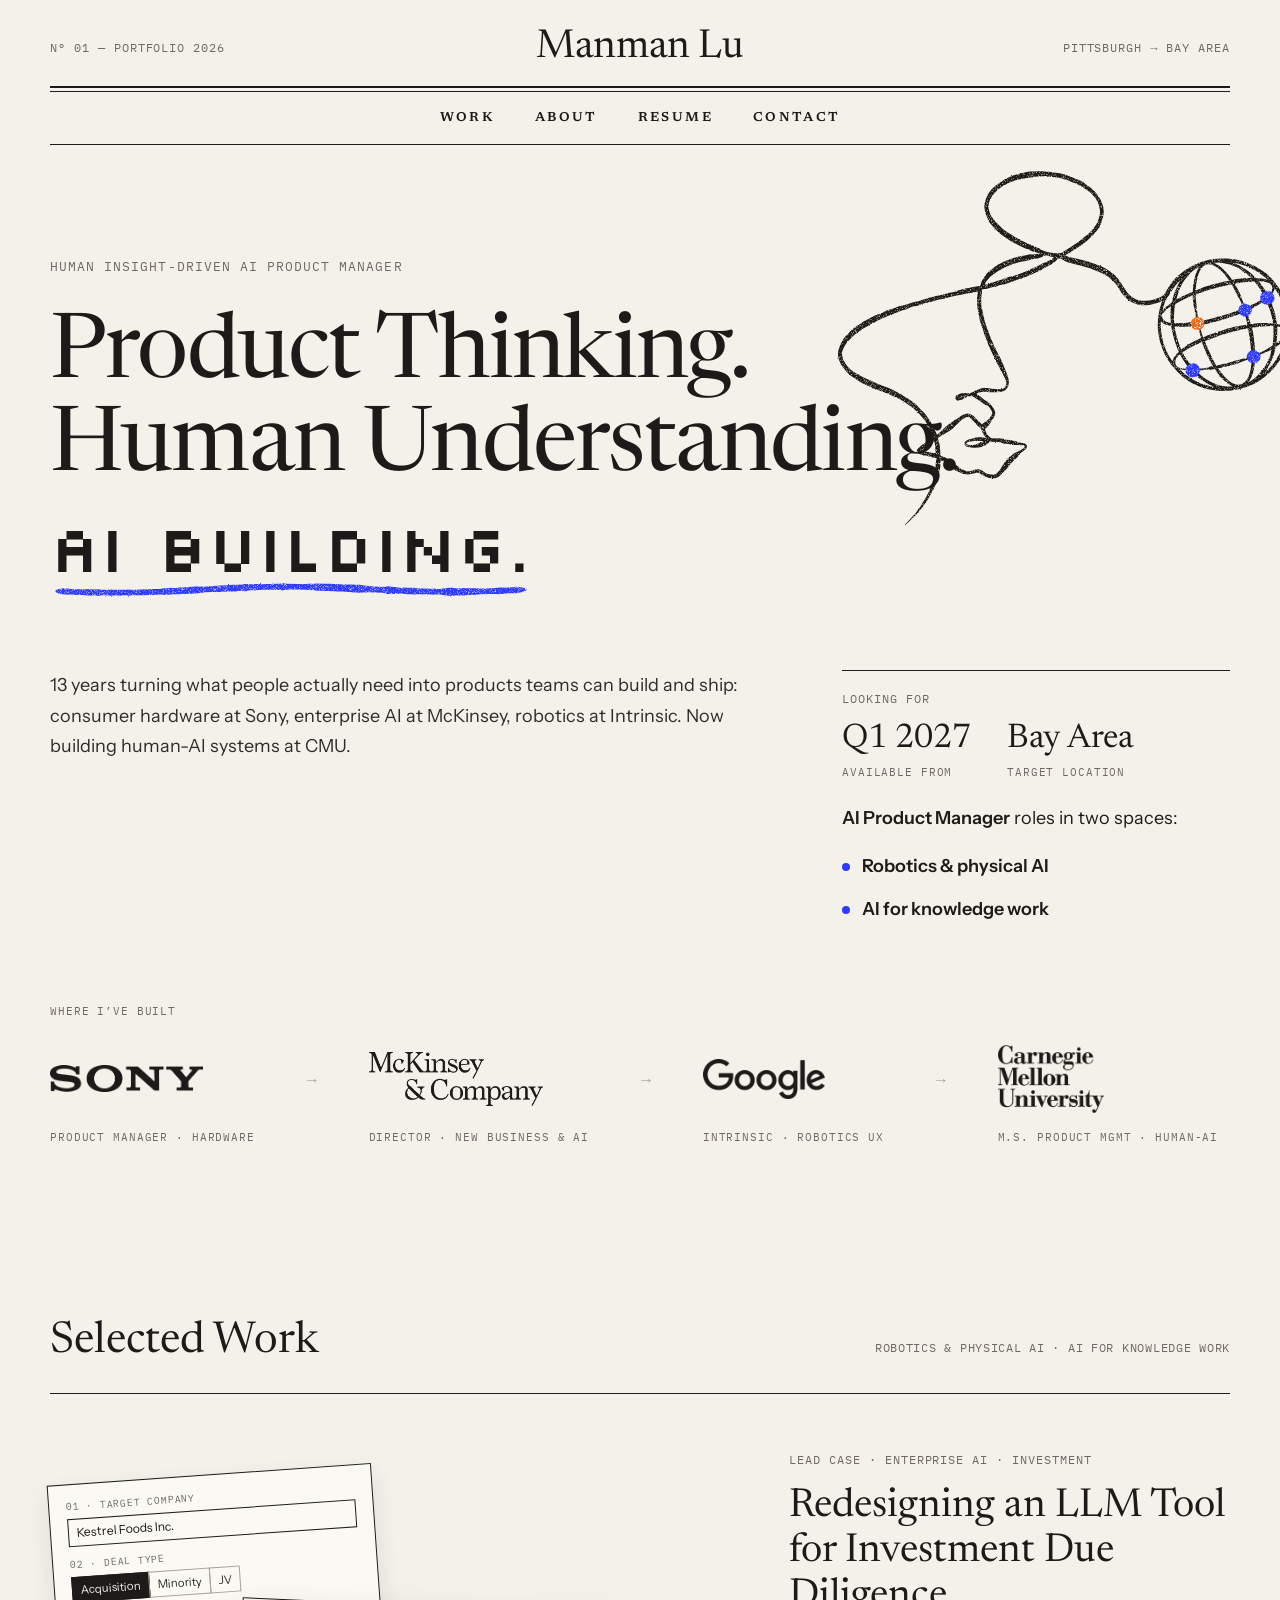
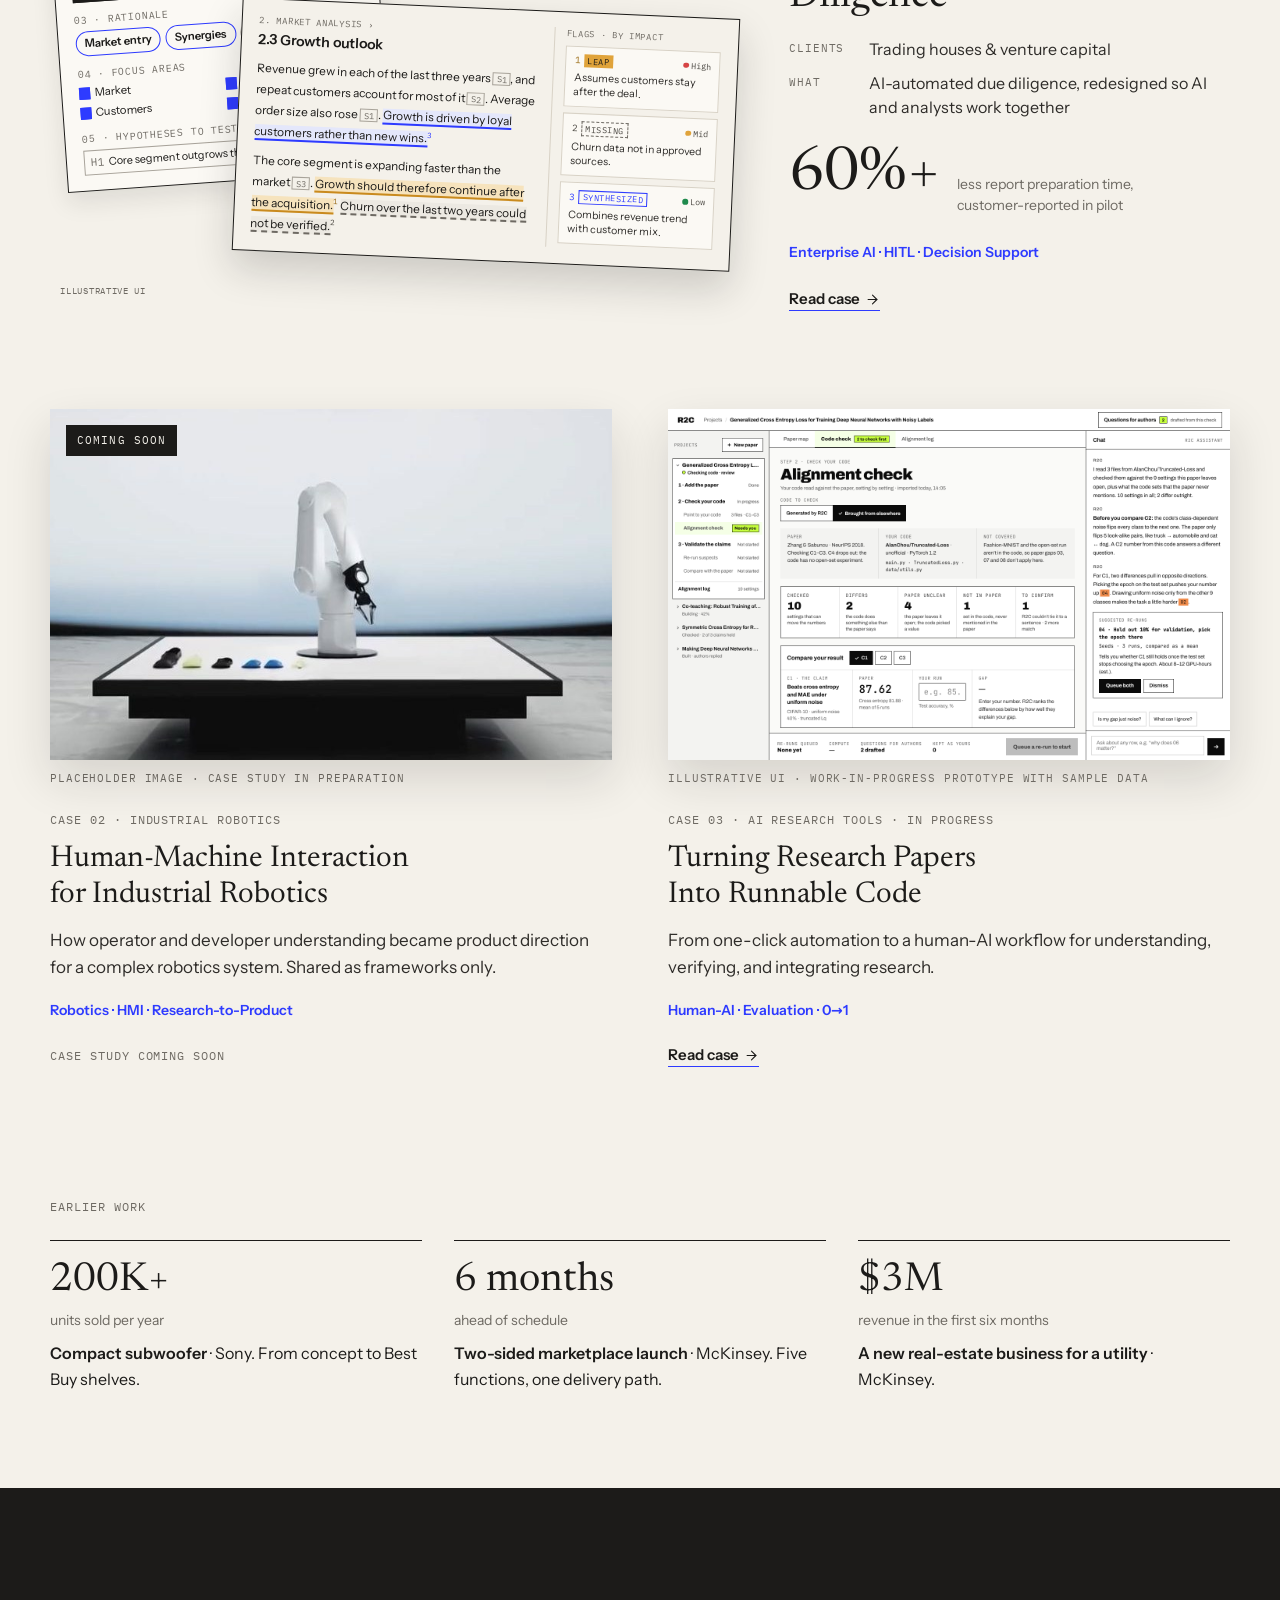
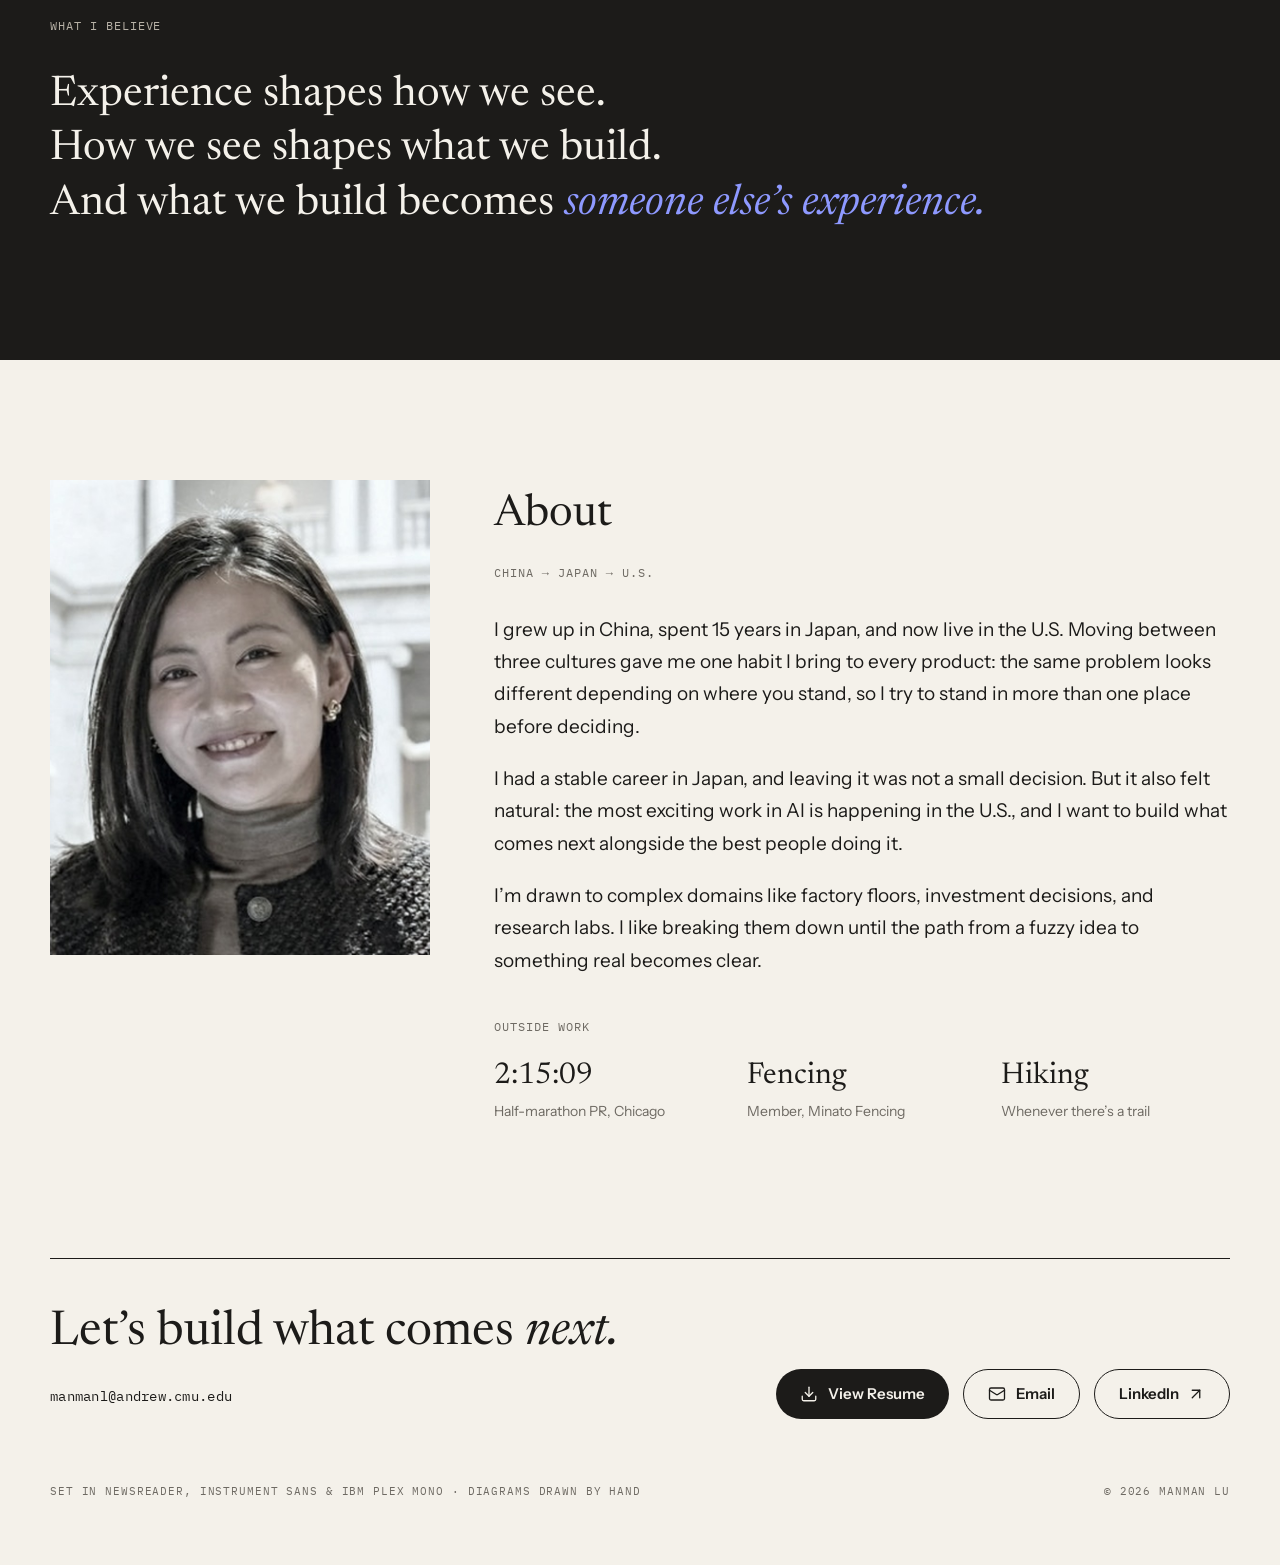
<file: manman-portfolio/index.html>
<!doctype html>
<html lang="en">
<head>
<meta charset="utf-8">
<meta name="viewport" content="width=device-width, initial-scale=1">
<title>Manman Lu — Portfolio (Clean)</title>
<meta name="description" content="Manman Lu — AI Product Manager. Product thinking, human understanding, AI building.">
<meta property="og:title" content="Manman Lu — Portfolio (Clean)">
<meta property="og:description" content="Manman Lu — AI Product Manager. Product thinking, human understanding, AI building.">
<link rel="stylesheet" href="fonts/fonts.css">
<style>
body{margin:0;background:#F4F1EA}
a{color:#1C1B19}a:hover{color:#000000}
@keyframes heroFloat{0%,100%{transform:translate(0,0) skewX(0deg) rotate(0deg)}25%{transform:translate(-5px,-6px) skewX(-2deg) rotate(-0.6deg)}50%{transform:translate(0,-10px) skewX(0deg) rotate(0deg)}75%{transform:translate(5px,-6px) skewX(2deg) rotate(0.6deg)}}
@keyframes heroNode{0%,100%{opacity:1;transform:scale(1)}50%{opacity:.4;transform:scale(1.35)}}
.hero-svg{animation:heroFloat 9s ease-in-out infinite;transform-origin:50% 95%}
.hero-node{animation:heroNode 4.5s ease-in-out infinite;transform-box:fill-box;transform-origin:center}
.egg{position:absolute;left:79.2%;top:43.7%;width:52px;height:52px;margin:-26px 0 0 -26px;border-radius:50%;pointer-events:auto;cursor:pointer;z-index:2}.egg-tip{position:absolute;bottom:calc(100% + 4px);right:50%;transform:translate(30px,6px);opacity:0;transition:opacity .25s ease,transform .25s ease;white-space:nowrap;background:#1C1B19;color:#F4F1EA;font-family:'IBM Plex Mono',monospace;font-size:11px;font-weight:500;line-height:1.4;letter-spacing:.08em;text-transform:uppercase;padding:9px 14px 10px;border-radius:6px;box-shadow:0 10px 24px rgba(28,27,25,.18);pointer-events:none}.egg-tip::after{content:'';position:absolute;top:100%;right:24px;border:6px solid transparent;border-top-color:#1C1B19}.egg:hover .egg-tip,.egg:focus-visible .egg-tip{opacity:1;transform:translate(30px,0)}.egg:focus-visible{outline:2px solid #F28A1C;outline-offset:2px}
@media (prefers-reduced-motion: reduce){.hero-svg,.hero-node{animation:none}}
@media (max-width: 860px){.hero-art{position:relative !important;right:auto !important;top:auto !important;width:100% !important;margin-top:24px}}
@media (max-width: 600px){.hero-line{white-space:normal !important}}
</style>
</head>
<body>
<div style="background: #F4F1EA; color: #1C1B19; font-family: 'Instrument Sans', system-ui, sans-serif; font-size: 17px; line-height: 1.6; min-height: 100vh; overflow-x: clip">

<!-- MASTHEAD -->
<header style="max-width: 1180px; margin: 0 auto; padding: 28px 24px 0">
<div style="display: flex; flex-wrap: wrap; gap: 12px; justify-content: space-between; align-items: center; padding-bottom: 18px">
<p style="margin: 0; flex: 1 1 200px; font-family: 'IBM Plex Mono', monospace; font-size: 12px; letter-spacing: 0.08em; text-transform: uppercase; color: #6E6A63">N° 01 — Portfolio 2026</p>
<a href="#top" style="flex: 0 0 auto; font-family: 'Newsreader', Georgia, serif; font-size: 40px; line-height: 1; letter-spacing: -0.01em; text-decoration: none; color: #1C1B19">Manman Lu</a>
<p style="margin: 0; flex: 1 1 200px; text-align: right; font-family: 'IBM Plex Mono', monospace; font-size: 12px; letter-spacing: 0.08em; text-transform: uppercase; color: #6E6A63">Pittsburgh → Bay Area</p>
</div>
<div style="border-top: 2px solid #1C1B19; border-bottom: 1px solid #1C1B19; height: 3px"></div>
<nav aria-label="Main" style="display: flex; flex-wrap: wrap; justify-content: center; gap: 4px 40px; padding: 4px 0; border-bottom: 1px solid #1C1B19; font-family: 'Newsreader', Georgia, serif; font-size: 13px; font-weight: 600; letter-spacing: 0.18em; text-transform: uppercase">
<a href="#work" style="text-decoration: none; display: inline-flex; align-items: center; min-height: 44px">Work</a>
<a href="#about" style="text-decoration: none; display: inline-flex; align-items: center; min-height: 44px">About</a>
<a href="resume.html" style="text-decoration: none; display: inline-flex; align-items: center; min-height: 44px">Resume</a>
<a href="#contact" style="text-decoration: none; display: inline-flex; align-items: center; min-height: 44px">Contact</a>
</nav>
</header>

<!-- HERO -->
<section id="top" style="max-width: 1180px; margin: 0 auto; padding: 112px 24px 88px">
<p style="margin: 0 0 32px; font-family: 'IBM Plex Mono', monospace; font-size: 13px; letter-spacing: 0.08em; text-transform: uppercase; color: #6E6A63">HUMAN INSIGHT-DRIVEN AI PRODUCT MANAGER</p>
<div class="hero-wrap" style="position: relative">
<h1 style="position: relative; z-index: 1; margin: 0; font-family: 'Newsreader', Georgia, serif; font-weight: 400; font-size: clamp(36px, 7vw, 98px); line-height: 1.04; letter-spacing: -0.02em">
<span class="hero-line" style="display: block; white-space: nowrap">Product Thinking.</span>
<span class="hero-line" style="display: block; white-space: nowrap">Human Understanding.</span>
<span class="hero-line" style="display: block; white-space: nowrap; margin-top: 0.1em"><span style="position: relative; display: inline-block; font-family: 'Silkscreen', monospace; font-size: 0.74em; font-weight: 400; letter-spacing: 0; line-height: 1">AI Building.<svg viewBox="0 0 520 26" preserveAspectRatio="none" aria-hidden="true" style="position: absolute; left: 0; bottom: -0.32em; width: 100%; height: 24px; overflow: visible"><defs><filter id="cr_ul" x="-10%" y="-10%" width="120%" height="120%"><feTurbulence type="fractalNoise" baseFrequency="1.4" numOctaves="2" seed="21" result="n1"></feTurbulence><feDisplacementMap in="SourceGraphic" in2="n1" scale="2" xChannelSelector="R" yChannelSelector="G" result="rough"></feDisplacementMap><feTurbulence type="fractalNoise" baseFrequency="2.2" numOctaves="1" seed="25" result="n2"></feTurbulence><feColorMatrix in="n2" type="matrix" values="0 0 0 0 0  0 0 0 0 0  0 0 0 0 0  -3.0 0 0 0 2.55" result="grain"></feColorMatrix><feComposite in="rough" in2="grain" operator="in"></feComposite></filter><filter id="cr_egg" x="-20%" y="-20%" width="140%" height="140%"><feTurbulence type="fractalNoise" baseFrequency="1.3" numOctaves="1" seed="4" result="en"></feTurbulence><feColorMatrix in="en" type="matrix" values="0 0 0 0 0.96  0 0 0 0 0.94  0 0 0 0 0.9  5 0 0 0 -2.7" result="speck"></feColorMatrix><feComposite in="speck" in2="SourceGraphic" operator="in" result="spin"></feComposite><feMerge><feMergeNode in="SourceGraphic"></feMergeNode><feMergeNode in="spin"></feMergeNode></feMerge></filter></defs><path d="M6.0,15.2 L6.9,15.8 L7.9,16.1 L9.1,16.7 L10.5,16.8 L12.0,17.2 L13.5,17.8 L15.2,17.8 L17.0,18.0 L18.8,18.1 L20.7,17.9 L22.6,17.9 L24.6,18.1 L26.5,18.1 L28.5,18.3 L30.4,18.2 L32.3,18.2 L34.2,18.3 L35.9,18.3 L37.7,18.6 L39.3,18.7 L41.0,18.9 L42.7,18.9 L44.4,19.1 L46.0,18.9 L47.7,18.8 L49.4,18.9 L51.1,19.1 L52.7,19.1 L54.4,18.9 L56.1,18.8 L57.8,18.8 L59.4,18.8 L61.1,19.0 L62.8,18.8 L64.5,19.1 L66.1,19.3 L67.8,19.0 L69.5,19.0 L71.2,19.0 L72.8,18.9 L74.5,18.9 L76.2,19.1 L77.9,18.8 L79.6,18.9 L81.2,18.8 L82.9,18.8 L84.6,19.1 L86.3,18.9 L87.9,18.7 L89.6,18.7 L91.3,18.7 L93.0,18.6 L94.6,18.6 L96.3,18.6 L98.0,18.8 L99.7,18.7 L101.3,18.6 L103.0,18.6 L104.7,18.4 L106.4,18.4 L108.0,18.3 L109.7,18.3 L111.4,18.5 L113.1,18.2 L114.7,18.1 L116.4,18.1 L118.1,17.9 L119.8,17.8 L121.4,18.1 L123.1,18.3 L124.8,18.0 L126.5,18.0 L128.2,18.2 L129.8,18.0 L131.5,18.0 L133.2,17.7 L134.8,17.5 L136.5,17.5 L138.2,17.5 L139.9,17.6 L141.5,17.3 L143.2,17.1 L144.9,17.2 L146.6,17.2 L148.2,17.1 L149.9,16.9 L151.6,17.1 L153.3,17.1 L154.9,16.7 L156.6,16.8 L158.3,16.6 L159.9,16.4 L161.6,16.2 L163.3,16.1 L164.9,15.9 L166.6,15.5 L168.3,15.5 L169.9,15.4 L171.6,15.4 L173.3,15.2 L174.9,15.3 L176.6,15.3 L178.3,15.3 L180.0,15.3 L181.6,15.1 L183.3,15.1 L185.0,15.0 L186.6,14.7 L188.3,14.9 L190.0,14.8 L191.7,14.6 L193.3,14.7 L195.0,14.6 L196.7,14.6 L198.3,14.3 L200.0,14.5 L201.7,14.3 L203.3,13.9 L205.0,14.1 L206.7,13.9 L208.3,14.1 L210.0,14.3 L211.7,14.3 L213.3,13.9 L215.0,13.6 L216.7,13.4 L218.3,13.3 L220.0,13.3 L221.7,13.5 L223.3,13.3 L225.0,13.1 L226.7,13.1 L228.3,12.8 L230.0,12.8 L231.7,12.8 L233.3,12.8 L235.0,12.7 L236.7,12.6 L238.3,12.7 L240.0,12.8 L241.7,12.8 L243.3,13.0 L245.0,12.7 L246.7,12.9 L248.3,13.0 L250.0,13.2 L251.7,13.2 L253.3,12.9 L255.0,12.7 L256.7,12.7 L258.3,12.5 L260.0,12.6 L261.7,12.4 L263.3,12.6 L265.0,12.5 L266.7,12.5 L268.3,12.5 L270.0,12.5 L271.7,12.6 L273.3,12.5 L275.0,12.6 L276.7,12.6 L278.3,12.9 L280.0,12.9 L281.6,13.2 L283.3,13.0 L285.0,13.3 L286.6,13.6 L288.3,13.7 L290.0,13.7 L291.6,13.8 L293.3,14.1 L295.0,13.9 L296.6,14.0 L298.3,14.1 L300.0,14.0 L301.6,14.2 L303.3,14.4 L305.0,14.2 L306.6,14.4 L308.3,14.5 L310.0,14.5 L311.6,14.7 L313.3,14.5 L315.0,14.6 L316.7,14.6 L318.3,14.9 L320.0,14.8 L321.7,15.1 L323.3,15.3 L325.0,15.4 L326.6,15.6 L328.3,15.4 L330.0,15.6 L331.7,15.7 L333.3,15.9 L335.0,15.9 L336.7,15.8 L338.3,15.7 L340.0,15.8 L341.7,15.7 L343.4,15.5 L345.1,15.5 L346.7,15.6 L348.4,15.7 L350.1,15.5 L351.8,15.8 L353.4,15.7 L355.1,16.0 L356.8,15.8 L358.4,16.1 L360.1,16.3 L361.8,16.6 L363.4,17.0 L365.1,17.3 L366.8,17.1 L368.4,17.1 L370.1,17.0 L371.8,17.2 L373.5,17.1 L375.2,17.1 L376.8,16.9 L378.5,16.8 L380.2,17.1 L381.8,17.4 L383.5,17.4 L385.2,17.6 L386.9,17.7 L388.5,17.7 L390.2,17.7 L391.9,17.9 L393.6,17.8 L395.3,17.7 L396.9,17.7 L398.6,17.6 L400.3,17.6 L401.9,17.9 L403.6,17.7 L405.3,17.7 L407.0,17.9 L408.7,17.7 L410.3,17.8 L412.0,18.0 L413.7,18.1 L415.4,18.0 L417.0,17.9 L418.7,17.9 L420.4,17.9 L422.1,18.1 L423.7,18.4 L425.4,18.6 L427.1,18.8 L428.8,19.1 L430.4,19.3 L432.1,19.3 L433.8,19.3 L435.5,19.1 L437.1,19.0 L438.8,18.8 L440.5,18.9 L442.2,18.9 L443.8,18.8 L445.5,18.9 L447.2,18.9 L448.9,18.7 L450.6,18.5 L452.2,18.5 L453.9,18.5 L455.6,18.5 L457.3,18.4 L458.9,18.2 L460.6,18.1 L462.3,18.0 L464.0,17.7 L465.6,17.7 L467.3,17.5 L469.0,17.6 L470.7,17.6 L472.3,17.4 L474.0,17.4 L475.7,17.2 L477.3,17.2 L479.0,17.2 L480.7,17.3 L482.4,17.4 L484.1,17.5 L485.9,17.3 L487.7,17.2 L489.6,17.0 L491.6,16.7 L493.5,16.6 L495.5,16.5 L497.4,16.6 L499.3,16.4 L501.2,16.5 L503.0,16.4 L504.8,16.1 L506.5,15.9 L508.0,15.4 L509.5,15.1 L510.9,14.6 L512.1,14.2 L513.1,13.9 L514.0,13.3 L514.0,11.6 L513.0,11.1 L511.9,10.9 L510.7,10.6 L509.3,10.3 L507.8,10.1 L506.2,9.8 L504.5,9.8 L502.7,9.6 L500.9,9.7 L499.0,10.0 L497.1,10.0 L495.2,10.3 L493.2,10.4 L491.3,10.5 L489.3,10.3 L487.4,10.3 L485.6,10.4 L483.8,10.3 L482.1,10.5 L480.5,10.8 L478.8,11.0 L477.1,11.1 L475.5,11.2 L473.8,11.2 L472.1,11.3 L470.4,11.1 L468.8,11.3 L467.1,11.5 L465.4,11.3 L463.8,11.4 L462.1,11.3 L460.4,11.2 L458.8,11.2 L457.1,11.0 L455.4,11.0 L453.8,11.1 L452.1,11.2 L450.4,11.2 L448.8,11.1 L447.1,11.0 L445.4,10.9 L443.8,11.1 L442.1,11.0 L440.5,11.1 L438.8,11.1 L437.1,11.0 L435.5,10.9 L433.8,10.6 L432.1,10.6 L430.5,10.6 L428.8,10.8 L427.1,11.1 L425.5,11.3 L423.8,11.5 L422.1,11.7 L420.5,11.9 L418.8,11.9 L417.1,11.8 L415.5,11.7 L413.8,11.5 L412.1,11.6 L410.5,11.7 L408.8,11.7 L407.1,11.5 L405.5,11.6 L403.8,11.5 L402.1,11.2 L400.5,11.4 L398.8,11.3 L397.1,11.1 L395.5,11.0 L393.8,10.8 L392.1,10.6 L390.5,10.6 L388.8,10.5 L387.1,10.5 L385.5,10.4 L383.8,10.5 L382.1,10.3 L380.4,10.5 L378.8,10.7 L377.1,10.5 L375.5,10.2 L373.8,9.9 L372.1,9.7 L370.5,9.7 L368.8,9.5 L367.1,9.3 L365.5,9.0 L363.8,9.1 L362.1,9.4 L360.4,9.6 L358.7,9.5 L357.1,9.7 L355.4,9.4 L353.7,9.5 L352.1,9.3 L350.4,9.4 L348.7,9.0 L347.1,8.9 L345.4,8.8 L343.7,8.7 L342.1,8.3 L340.4,8.1 L338.7,8.0 L337.1,7.8 L335.4,7.4 L333.7,7.3 L332.1,7.3 L330.4,7.3 L328.7,7.3 L327.0,6.9 L325.4,7.0 L323.7,7.0 L322.0,7.0 L320.3,7.2 L318.7,6.9 L317.0,7.1 L315.3,6.9 L313.6,6.9 L312.0,6.6 L310.3,6.6 L308.6,6.5 L306.9,6.4 L305.3,6.5 L303.6,6.2 L301.9,6.3 L300.2,6.3 L298.6,6.2 L296.9,6.1 L295.2,6.2 L293.5,5.9 L291.9,6.0 L290.2,6.0 L288.5,6.0 L286.8,6.0 L285.1,6.2 L283.5,6.4 L281.8,6.1 L280.1,6.3 L278.4,6.3 L276.8,6.6 L275.1,6.5 L273.4,6.5 L271.7,6.4 L270.1,6.5 L268.4,6.4 L266.7,6.4 L265.0,6.4 L263.4,6.2 L261.7,6.4 L260.0,6.2 L258.3,6.3 L256.7,6.1 L255.0,6.2 L253.3,5.9 L251.6,5.7 L249.9,5.7 L248.3,5.9 L246.6,6.1 L244.9,6.2 L243.2,6.1 L241.6,6.3 L239.9,6.3 L238.2,6.4 L236.6,6.6 L234.9,6.6 L233.2,6.5 L231.5,6.7 L229.9,6.7 L228.2,6.8 L226.5,6.6 L224.8,6.7 L223.1,6.5 L221.5,6.5 L219.8,6.8 L218.1,6.9 L216.4,6.9 L214.8,6.8 L213.1,6.6 L211.4,6.4 L209.7,6.5 L208.1,6.9 L206.4,7.2 L204.7,7.1 L203.0,7.4 L201.4,7.2 L199.7,7.2 L198.0,7.4 L196.3,7.3 L194.7,7.5 L193.0,7.5 L191.3,7.8 L189.6,7.8 L188.0,7.8 L186.3,8.2 L184.6,8.1 L182.9,8.1 L181.3,8.4 L179.6,8.3 L177.9,8.5 L176.3,8.6 L174.6,8.9 L172.9,9.1 L171.3,9.1 L169.6,9.3 L167.9,9.3 L166.3,9.5 L164.6,9.3 L162.9,9.3 L161.2,9.4 L159.5,9.3 L157.9,9.3 L156.2,9.3 L154.5,9.6 L152.8,9.4 L151.2,9.5 L149.5,9.9 L147.8,9.9 L146.2,10.0 L144.5,10.1 L142.9,10.4 L141.2,10.4 L139.5,10.3 L137.8,10.5 L136.2,10.7 L134.5,10.8 L132.8,10.8 L131.2,10.6 L129.5,10.8 L127.8,10.7 L126.2,11.0 L124.5,11.2 L122.8,11.1 L121.2,11.4 L119.5,11.8 L117.8,11.9 L116.2,11.8 L114.5,11.9 L112.8,12.0 L111.2,11.8 L109.5,12.1 L107.8,12.2 L106.2,12.2 L104.5,12.3 L102.8,12.2 L101.2,12.3 L99.5,12.3 L97.8,12.3 L96.2,12.5 L94.5,12.6 L92.8,12.6 L91.2,12.6 L89.5,12.7 L87.8,12.7 L86.2,12.6 L84.5,12.5 L82.8,12.7 L81.2,12.8 L79.5,12.7 L77.8,12.8 L76.2,12.6 L74.5,12.8 L72.8,12.8 L71.2,12.7 L69.5,12.7 L67.8,12.6 L66.2,12.4 L64.5,12.6 L62.8,12.8 L61.2,12.6 L59.5,12.8 L57.8,12.7 L56.2,12.7 L54.5,12.6 L52.8,12.3 L51.2,12.2 L49.5,12.3 L47.8,12.4 L46.2,12.2 L44.5,12.0 L42.8,12.1 L41.2,12.0 L39.5,12.1 L37.8,12.1 L36.1,12.3 L34.3,12.2 L32.5,12.2 L30.6,12.1 L28.7,11.8 L26.8,11.9 L24.8,11.8 L22.9,11.8 L21.0,11.7 L19.1,11.3 L17.3,11.3 L15.5,11.3 L13.8,11.2 L12.2,11.6 L10.7,11.9 L9.3,11.9 L8.1,12.4 L7.0,12.6 L6.0,13.1 Z" fill="#2E3BFF" filter="url(#cr_ul)"></path></svg></span></span>
</h1>
<div class="hero-art" aria-hidden="false" style="position: absolute; z-index: 0; right: calc((100% - 100vw) / 2 - 24px); top: -150px; width: clamp(440px, 40vw, 640px); aspect-ratio: 1150 / 840; pointer-events: none"><svg class="hero-svg" viewBox="30 50 1150 840" role="img" aria-label="One continuous line draws an upturned face with a loop of hair, then swings into a globe with blue nodes" style="width: 100%; height: 100%; display: block; overflow: visible"><defs><filter id="cr_own3" x="-10%" y="-10%" width="120%" height="120%"><feTurbulence type="fractalNoise" baseFrequency="0.7" numOctaves="2" seed="11" result="n1"></feTurbulence><feDisplacementMap in="SourceGraphic" in2="n1" scale="4" xChannelSelector="R" yChannelSelector="G" result="rough"></feDisplacementMap><feTurbulence type="fractalNoise" baseFrequency="1.1" numOctaves="1" seed="15" result="n2"></feTurbulence><feColorMatrix in="n2" type="matrix" values="0 0 0 0 0  0 0 0 0 0  0 0 0 0 0  -3.0 0 0 0 2.55" result="grain"></feColorMatrix><feComposite in="rough" in2="grain" operator="in"></feComposite></filter></defs><g filter="url(#cr_own3)"><path d="M355.3,718.1 L354.2,723.2 L353.2,728.5 L352.7,733.7 L352.5,738.5 L352.0,743.1 L351.3,748.1 L350.3,753.1 L349.3,758.0 L348.0,762.7 L346.7,767.6 L345.7,772.7 L344.1,777.5 L342.3,782.5 L340.5,787.5 L338.6,792.4 L336.1,797.4 L333.5,802.6 L331.2,807.6 L328.6,812.2 L325.6,816.3 L322.8,820.7 L319.8,825.3 L317.1,829.6 L314.2,833.6 L311.4,837.8 L308.7,841.9 L305.6,845.6 L302.0,849.2 L298.4,853.2 L294.9,857.2 L291.3,861.0 L287.7,864.7 L285.0,867.8 L283.7,869.7 L284.3,870.3 L286.0,868.7 L288.8,865.8 L292.7,862.5 L296.6,858.8 L300.1,854.8 L304.0,851.3 L307.9,847.9 L311.3,844.1 L314.6,840.2 L317.8,836.4 L320.9,832.4 L324.2,828.2 L327.2,823.8 L330.4,819.7 L333.4,815.3 L336.3,810.4 L339.0,805.4 L341.9,800.6 L344.9,795.6 L347.5,790.5 L349.7,785.5 L351.9,780.5 L353.8,775.3 L355.8,770.4 L357.5,765.3 L358.7,760.0 L359.7,754.9 L360.7,749.9 L362.0,744.9 L363.0,739.5 L363.3,734.3 L363.3,729.5 L363.8,724.8 L364.7,719.9 Z" fill="#1C1B19"></path><circle fill="#1C1B19" cx="360.0" cy="719.0" r="5.5"></circle><path d="M631.9,269.2 L636.9,273.4 L642.8,277.0 L649.2,279.5 L655.3,281.5 L661.5,282.8 L667.4,284.5 L673.4,286.1 L679.3,287.8 L685.3,289.1 L691.1,290.9 L696.9,292.5 L702.8,294.7 L708.6,297.0 L714.3,299.1 L719.9,301.3 L725.2,303.9 L730.5,306.6 L735.6,309.3 L740.3,312.5 L744.9,316.4 L749.5,320.5 L753.9,324.8 L758.6,330.3 L764.0,338.4 L769.9,348.0 L777.0,356.8 L785.2,364.3 L794.2,370.2 L804.1,374.0 L814.7,376.1 L825.9,376.4 L836.2,375.1 L843.8,373.0 L850.3,371.3 L856.9,369.1 L864.0,366.1 L871.0,361.2 L876.5,354.3 L880.8,346.9 L885.3,340.1 L890.0,333.7 L895.1,327.6 L900.5,321.9 L906.3,316.5 L912.1,311.3 L918.5,306.7 L924.9,302.1 L931.7,297.9 L938.8,293.9 L946.2,290.3 L953.6,287.0 L961.1,284.3 L968.7,282.6 L976.4,281.3 L984.2,280.1 L992.0,279.4 L999.7,278.8 L1007.5,278.7 L1015.4,279.0 L1023.1,280.1 L1030.7,281.4 L1038.3,283.3 L1045.7,285.5 L1052.9,288.3 L1059.8,291.5 L1066.6,295.2 L1073.2,299.3 L1079.7,303.7 L1085.9,308.5 L1092.1,313.3 L1098.0,318.4 L1103.6,323.7 L1109.0,329.3 L1113.9,335.4 L1118.3,342.0 L1122.4,348.7 L1126.4,355.4 L1129.8,362.3 L1132.6,369.6 L1135.0,377.2 L1137.1,384.9 L1138.7,392.6 L1139.7,400.2 L1140.5,407.8 L1140.9,415.5 L1141.0,423.3 L1140.7,431.1 L1140.1,438.8 L1139.0,446.5 L1137.4,454.2 L1135.6,461.8 L1133.3,469.2 L1130.4,476.4 L1127.1,483.4 L1123.2,490.2 L1119.1,496.8 L1114.6,503.1 L1109.8,509.1 L1104.6,514.9 L1099.2,520.6 L1093.6,526.1 L1087.7,531.2 L1081.4,535.9 L1074.9,540.1 L1068.1,544.0 L1061.3,547.7 L1054.2,551.0 L1047.0,553.9 L1039.5,556.2 L1031.8,558.3 L1024.1,560.0 L1016.3,561.2 L1008.5,561.8 L1000.7,562.0 L992.9,561.6 L985.2,560.8 L977.4,559.7 L969.7,558.1 L962.0,556.3 L954.5,553.9 L947.0,551.3 L939.7,548.1 L932.6,544.5 L926.0,540.6 L919.6,536.4 L913.6,531.7 L907.8,526.6 L902.1,521.2 L896.5,515.7 L891.1,510.0 L886.2,504.0 L881.6,497.8 L877.4,491.5 L873.8,484.7 L870.5,477.8 L867.6,470.5 L865.0,463.1 L863.0,455.6 L861.2,448.1 L859.9,440.3 L858.9,432.5 L858.5,424.6 L858.3,416.8 L858.7,409.0 L859.6,401.2 L860.9,393.6 L862.6,386.2 L864.6,378.7 L867.1,371.3 L870.0,364.0 L873.2,356.8 L876.9,349.8 L881.1,343.1 L885.4,336.4 L890.2,330.2 L895.4,324.3 L900.9,318.7 L906.6,313.4 L912.5,308.5 L918.6,304.0 L925.1,299.9 L931.7,295.8 L938.6,292.2 L945.7,289.0 L952.7,286.5 L959.5,284.6 L966.1,284.1 L972.7,285.1 L979.3,287.9 L986.2,292.2 L993.2,298.0 L999.9,304.9 L1006.2,312.6 L1011.9,320.5 L1016.7,328.4 L1020.9,335.9 L1024.7,342.9 L1028.1,349.8 L1031.5,356.7 L1035.6,363.5 L1038.8,370.8 L1042.0,378.3 L1044.8,386.2 L1050.1,387.3 L1049.5,384.6 L1049.1,385.7 L1049.6,385.7 L1050.3,386.2 L1050.7,387.0 L1050.6,388.1 L1049.9,389.2 L1048.6,390.0 L1046.9,390.3 L1045.0,389.8 L1043.5,388.6 L1042.6,386.8 L1042.7,384.7 L1043.7,382.6 L1045.8,381.2 L1048.5,380.5 L1051.4,381.1 L1053.8,382.9 L1055.1,385.5 L1055.1,388.5 L1053.8,391.3 L1051.2,393.4 L1047.9,394.3 L1044.6,393.4 L1042.0,391.3 L1040.6,388.6 L1040.7,385.6 L1042.0,383.1 L1044.2,381.3 L1047.1,380.7 L1049.7,381.3 L1051.8,382.7 L1052.9,384.7 L1052.9,386.7 L1052.2,388.5 L1050.7,389.8 L1048.9,390.2 L1047.2,389.9 L1046.0,389.0 L1045.5,388.0 L1045.4,387.2 L1045.7,386.4 L1046.2,386.0 L1046.5,386.1 L1046.0,385.6 L1045.7,385.1 L1045.0,386.9 L1046.6,394.0 L1048.8,402.0 L1050.8,409.9 L1052.5,417.8 L1053.5,425.8 L1055.2,433.5 L1056.6,441.2 L1057.8,449.0 L1058.8,456.7 L1059.7,464.3 L1060.5,471.9 L1061.3,479.3 L1061.5,486.7 L1061.8,494.2 L1061.7,502.1 L1061.4,510.5 L1060.4,519.2 L1058.3,527.7 L1055.7,535.8 L1052.1,542.8 L1047.6,548.3 L1042.5,552.3 L1036.6,554.5 L1030.4,554.9 L1024.0,553.4 L1017.4,550.1 L1010.7,545.3 L1004.3,539.3 L998.6,533.0 L993.6,526.9 L989.2,521.0 L985.2,515.2 L981.5,509.3 L978.1,503.2 L975.0,496.8 L971.8,490.2 L968.4,483.2 L965.2,476.0 L962.1,468.6 L959.2,461.1 L956.3,453.6 L952.5,446.2 L950.0,438.3 L947.8,430.3 L946.0,422.4 L944.2,414.2 L941.6,419.2 L944.3,417.0 L943.5,417.3 L943.7,417.8 L943.8,418.5 L943.3,419.3 L942.3,420.2 L940.8,420.4 L939.1,420.1 L937.5,419.1 L936.6,417.3 L936.8,415.3 L937.8,413.4 L939.8,411.9 L942.4,411.5 L945.1,411.9 L947.5,413.5 L948.8,416.0 L948.8,418.9 L947.5,421.6 L945.0,423.8 L941.6,424.6 L938.1,424.1 L935.1,422.3 L933.5,419.3 L933.6,415.9 L935.1,413.0 L937.7,411.0 L940.9,410.1 L944.0,410.9 L946.4,412.6 L947.8,414.9 L947.8,417.4 L946.9,419.6 L945.1,421.2 L942.9,422.0 L940.6,421.7 L938.9,420.4 L938.1,418.9 L938.0,417.4 L938.6,416.2 L939.5,415.5 L940.6,415.2 L941.4,415.4 L941.8,415.6 L942.0,415.2 L941.9,415.2 L943.8,416.6 L942.7,406.8 L941.3,398.7 L940.0,390.9 L938.8,383.1 L938.6,375.3 L937.7,367.9 L937.1,360.7 L937.0,353.7 L937.0,346.9 L937.0,340.1 L937.5,332.9 L938.6,325.0 L940.2,316.5 L942.4,307.9 L945.5,300.2 L949.2,293.7 L954.1,288.8 L959.8,285.2 L966.3,282.7 L973.6,280.9 L981.5,280.2 L989.5,280.6 L997.2,281.5 L1004.3,282.8 L1011.0,284.4 L1017.5,286.3 L1023.8,288.8 L1030.1,291.7 L1036.3,295.1 L1042.2,299.1 L1047.9,303.3 L1053.5,307.8 L1058.9,312.7 L1064.3,317.8 L1069.2,323.6 L1073.9,329.6 L1078.5,335.8 L1082.7,342.4 L1086.9,349.1 L1090.5,356.2 L1094.2,363.5 L1097.3,371.0 L1100.4,378.8 L1103.2,386.5 L1105.6,394.3 L1107.8,402.0 L1109.5,409.8 L1110.6,417.6 L1111.2,425.3 L1111.4,433.1 L1111.5,440.9 L1111.1,448.8 L1110.5,456.6 L1109.6,464.3 L1108.3,471.8 L1106.6,479.2 L1104.7,486.4 L1102.4,493.4 L1099.6,500.0 L1096.3,506.3 L1092.8,512.5 L1089.0,518.3 L1084.7,523.9 L1080.0,529.7 L1074.3,535.2 L1068.1,540.7 L1061.4,545.6 L1054.1,549.6 L1046.1,552.9 L1037.8,555.5 L1029.6,557.3 L1021.9,558.2 L1014.8,558.6 L1008.0,558.6 L1001.4,558.1 L995.0,557.2 L988.7,555.8 L982.5,553.6 L976.4,550.9 L970.2,547.9 L964.0,544.4 L957.9,540.7 L952.0,536.4 L946.4,532.0 L940.8,527.3 L935.7,522.0 L930.7,516.2 L925.6,510.3 L920.8,503.9 L916.2,497.4 L912.1,490.6 L908.2,483.7 L904.7,476.7 L901.7,469.5 L899.0,462.0 L896.4,454.3 L894.1,446.4 L892.2,438.4 L890.5,430.3 L889.3,422.3 L888.4,414.4 L888.0,406.6 L888.2,398.9 L888.5,391.2 L889.2,383.6 L890.5,376.1 L892.1,368.6 L893.9,361.2 L896.0,354.0 L898.1,347.0 L900.5,340.3 L903.5,333.9 L906.7,327.8 L910.3,321.9 L914.4,316.2 L919.3,310.5 L924.4,304.3 L930.6,298.9 L936.6,294.2 L942.9,290.1 L943.0,284.3 L936.6,287.1 L928.2,291.6 L920.9,295.8 L913.9,300.5 L906.4,304.6 L899.8,310.0 L893.7,316.0 L887.9,322.1 L882.5,328.7 L877.5,335.6 L873.2,342.8 L869.0,350.1 L865.5,357.8 L863.1,366.0 L860.2,373.8 L857.7,381.6 L855.6,389.7 L856.4,396.6 L863.0,394.7 L868.0,389.2 L873.9,383.8 L881.1,378.5 L889.7,374.2 L898.3,369.5 L906.8,364.9 L915.1,360.8 L923.0,357.4 L930.3,354.5 L937.3,351.9 L944.3,349.3 L951.4,346.8 L958.6,344.5 L965.8,342.1 L973.0,339.8 L980.3,337.8 L987.7,335.9 L995.2,334.2 L1002.5,332.5 L1009.7,330.7 L1016.8,329.4 L1023.8,328.0 L1030.8,326.8 L1037.9,325.7 L1045.4,324.8 L1053.4,324.0 L1062.0,323.2 L1070.9,322.6 L1079.8,322.6 L1088.5,323.1 L1096.2,324.4 L1102.5,327.0 L1106.6,330.5 L1108.6,334.6 L1108.8,339.3 L1106.8,344.5 L1102.6,349.8 L1096.5,355.6 L1098.7,361.7 L1101.1,359.4 L1099.7,359.6 L1100.0,359.8 L1100.1,360.4 L1099.7,361.1 L1098.9,361.8 L1097.5,362.1 L1095.9,361.9 L1094.6,360.9 L1093.7,359.5 L1093.7,357.7 L1094.4,355.9 L1096.0,354.3 L1098.5,353.7 L1101.1,354.1 L1103.3,355.6 L1104.7,357.8 L1105.0,360.5 L1104.0,363.1 L1101.8,365.3 L1098.6,366.4 L1095.1,366.2 L1092.2,364.5 L1090.6,361.7 L1090.2,358.5 L1091.4,355.5 L1093.8,353.4 L1096.9,352.5 L1100.0,352.9 L1102.5,354.4 L1103.8,356.7 L1104.2,359.0 L1103.4,361.2 L1101.7,362.8 L1099.6,363.4 L1097.5,363.3 L1096.0,362.3 L1095.0,361.1 L1094.8,359.7 L1095.3,358.7 L1096.1,358.0 L1096.9,357.6 L1097.6,357.8 L1097.7,358.0 L1097.7,357.0 L1097.9,356.5 L1096.9,356.5 L1089.4,360.4 L1080.4,366.2 L1070.4,371.5 L1060.1,376.2 L1050.4,380.4 L1041.7,384.0 L1034.1,387.2 L1026.9,389.6 L1020.0,392.2 L1012.9,394.7 L1005.5,396.7 L998.0,399.0 L990.5,401.0 L983.1,403.3 L975.9,405.4 L968.7,407.4 L961.6,408.9 L954.4,410.6 L946.9,411.8 L938.8,412.9 L930.2,414.1 L921.1,415.2 L911.5,415.9 L901.7,416.4 L892.1,416.5 L883.2,416.2 L875.5,414.9 L869.3,412.7 L865.0,409.5 L862.1,405.2 L860.8,399.3 L861.2,392.2 L862.5,384.6 L864.6,377.0 L867.4,369.6 L870.5,362.2 L874.0,355.0 L877.7,348.0 L882.0,341.4 L886.7,335.2 L891.6,329.0 L896.7,323.2 L902.1,317.7 L907.9,312.6 L914.0,307.6 L920.5,303.0 L927.3,298.6 L934.2,294.8 L941.1,291.2 L948.2,288.0 L955.6,285.6 L963.1,283.5 L970.8,281.5 L978.6,280.3 L986.5,279.4 L994.3,279.1 L1002.1,279.2 L1009.9,279.5 L1017.8,280.2 L1025.5,281.4 L1033.0,283.1 L1040.4,285.1 L1047.8,287.6 L1055.1,290.5 L1062.2,294.0 L1069.2,297.5 L1076.1,301.3 L1082.6,305.8 L1088.7,310.6 L1094.7,315.5 L1100.3,320.8 L1105.4,326.6 L1110.2,332.6 L1114.8,339.0 L1119.1,345.7 L1123.2,352.5 L1126.8,359.5 L1130.2,366.4 L1133.1,373.5 L1135.4,380.8 L1137.4,388.4 L1138.8,396.2 L1140.1,404.1 L1140.5,412.0 L1140.8,419.8 L1140.6,427.7 L1140.1,435.5 L1139.3,443.3 L1137.7,450.8 L1136.0,458.4 L1133.6,465.8 L1130.7,473.1 L1127.4,480.3 L1123.9,487.3 L1119.9,494.0 L1115.7,500.7 L1111.3,507.0 L1106.5,513.0 L1101.3,518.7 L1095.6,524.1 L1089.6,529.2 L1083.5,534.1 L1077.1,538.5 L1070.5,542.6 L1063.6,546.3 L1056.4,549.6 L1049.1,552.6 L1041.8,555.0 L1034.2,557.1 L1026.5,558.6 L1018.7,560.0 L1010.8,560.8 L1003.0,561.1 L995.2,561.0 L987.4,560.8 L979.5,559.8 L971.6,558.5 L963.9,556.6 L956.4,554.5 L949.0,551.9 L941.8,549.0 L934.9,545.5 L928.1,541.8 L921.7,537.4 L915.3,533.0 L908.9,528.3 L902.8,523.4 L897.4,518.0 L893.2,512.5 L890.9,507.0 L890.9,501.6 L892.8,496.1 L896.9,490.6 L902.8,485.3 L909.8,480.3 L917.3,475.5 L925.0,471.2 L932.3,467.4 L939.3,464.2 L946.1,461.3 L952.7,458.5 L959.5,455.9 L966.4,453.3 L973.5,450.8 L980.7,448.2 L987.8,445.6 L995.1,443.2 L1002.3,440.8 L1009.5,438.5 L1016.7,436.3 L1023.9,434.4 L1031.2,432.7 L1038.4,431.1 L1045.7,429.6 L1052.9,428.3 L1060.3,427.3 L1067.9,426.3 L1076.2,425.1 L1085.1,424.1 L1094.4,423.4 L1103.8,422.9 L1112.8,422.9 L1121.1,423.8 L1128.2,425.3 L1133.6,427.8 L1137.0,432.6 L1138.2,439.6 L1136.3,445.7 L1132.2,450.7 L1126.4,455.8 L1119.5,460.7 L1111.9,465.4 L1104.1,469.8 L1097.0,474.8 L1089.5,478.8 L1081.8,482.3 L1073.7,485.5 L1065.2,488.9 L1068.9,490.9 L1068.2,489.3 L1067.6,490.4 L1068.2,490.3 L1068.9,490.8 L1069.4,491.6 L1069.5,492.7 L1069.1,494.0 L1067.9,495.1 L1066.0,495.7 L1063.9,495.4 L1062.2,494.1 L1061.1,492.3 L1060.8,490.0 L1061.6,487.7 L1063.6,485.9 L1066.4,484.9 L1069.6,485.2 L1072.4,486.8 L1074.2,489.4 L1074.5,492.6 L1073.4,495.7 L1070.9,498.2 L1067.6,499.6 L1063.9,499.0 L1060.9,497.1 L1059.1,494.3 L1058.8,491.1 L1059.9,488.3 L1062.0,486.1 L1065.0,485.1 L1067.9,485.4 L1070.3,486.8 L1071.8,488.8 L1072.2,491.1 L1071.5,493.2 L1070.0,494.7 L1068.1,495.5 L1066.1,495.4 L1064.6,494.6 L1063.7,493.3 L1063.7,492.2 L1064.0,491.3 L1064.6,490.7 L1065.2,490.6 L1064.9,490.4 L1064.8,490.3 L1065.7,489.3 L1057.2,491.8 L1049.5,494.5 L1042.0,496.7 L1034.6,498.8 L1027.0,500.5 L1019.5,502.8 L1012.1,505.0 L1004.8,507.0 L997.4,508.4 L990.3,510.2 L983.2,511.6 L976.3,512.7 L969.3,514.0 L962.2,516.4 L954.4,517.5 L945.7,518.3 L936.1,518.9 L925.9,519.0 L930.8,523.5 L929.1,519.1 L929.5,520.3 L929.9,520.2 L930.7,520.1 L931.7,520.4 L932.5,521.2 L932.9,522.4 L932.8,523.8 L931.9,525.3 L930.0,526.1 L927.9,526.2 L925.8,525.4 L924.1,523.8 L923.4,521.6 L923.8,519.2 L925.4,517.2 L927.8,515.8 L930.8,515.4 L933.7,516.4 L936.0,518.5 L937.2,521.3 L937.0,524.5 L935.5,527.4 L932.3,528.9 L928.8,529.0 L925.7,527.9 L923.4,525.8 L922.4,523.1 L922.8,520.3 L924.2,518.0 L926.6,516.6 L929.2,516.2 L931.7,517.0 L933.3,518.6 L934.0,520.4 L933.8,522.2 L933.0,523.6 L931.6,524.6 L930.0,524.8 L928.7,524.4 L927.8,523.8 L927.4,523.0 L927.4,522.3 L927.6,521.8 L927.5,521.6 L927.6,521.8 L929.4,520.1 L916.4,519.2 L907.7,518.3 L900.4,516.8 L894.3,514.5 L889.1,511.2 L884.1,507.7 L883.4,508.6 L888.0,512.8 L893.4,516.3 L899.7,519.1 L907.2,521.1 L916.1,522.3 L929.4,523.5 L930.8,519.5 L928.3,517.6 L925.2,518.3 L923.1,520.4 L922.4,523.5 L923.6,526.6 L926.1,529.2 L929.7,530.3 L933.6,529.8 L937.0,527.5 L939.2,523.9 L939.6,519.5 L937.8,515.3 L934.3,512.3 L929.7,511.0 L924.8,511.5 L920.5,514.2 L917.6,518.5 L917.0,523.7 L918.7,528.8 L922.6,532.8 L928.1,534.7 L933.9,534.2 L939.1,531.2 L942.3,526.2 L942.9,520.4 L940.8,515.2 L936.6,511.4 L931.4,509.7 L926.0,510.3 L921.5,513.0 L918.7,517.2 L918.2,522.1 L919.7,526.5 L922.9,529.9 L927.1,531.4 L931.4,531.0 L934.9,528.9 L937.3,525.8 L938.0,522.0 L936.8,518.5 L934.3,516.1 L931.2,515.0 L928.0,515.5 L925.7,517.5 L925.1,521.6 L927.9,520.1 L926.3,523.5 L936.3,523.4 L946.0,522.9 L954.9,521.8 L962.8,520.8 L970.4,521.0 L977.5,519.9 L984.5,518.5 L991.7,517.2 L999.0,515.8 L1006.5,513.9 L1014.0,512.0 L1021.7,510.0 L1029.2,507.7 L1036.5,504.7 L1043.7,502.0 L1051.0,499.2 L1058.8,496.5 L1067.4,493.6 L1069.4,490.6 L1068.5,487.3 L1065.4,486.0 L1062.5,486.7 L1060.2,488.7 L1059.0,491.7 L1059.6,495.1 L1061.7,497.9 L1064.9,499.7 L1068.8,500.0 L1072.6,498.6 L1075.5,495.5 L1076.8,491.4 L1076.1,487.0 L1073.5,483.2 L1069.3,480.9 L1064.4,480.6 L1059.7,482.2 L1055.9,485.7 L1054.1,490.6 L1054.6,495.8 L1057.5,500.5 L1062.2,503.6 L1068.1,504.4 L1073.6,502.3 L1077.5,498.2 L1079.1,493.0 L1078.2,487.8 L1075.3,483.6 L1070.9,481.0 L1066.0,480.4 L1061.3,481.9 L1057.8,485.1 L1056.1,489.3 L1056.4,493.8 L1058.7,497.5 L1062.3,499.7 L1066.4,500.3 L1070.1,499.2 L1072.9,496.7 L1074.3,493.4 L1074.0,490.0 L1072.1,487.3 L1069.3,485.9 L1066.3,485.8 L1063.2,488.6 L1064.1,492.0 L1067.2,493.3 L1075.5,490.0 L1083.7,486.5 L1091.5,483.1 L1099.4,479.6 L1107.8,476.2 L1115.6,471.2 L1123.1,465.7 L1130.0,460.1 L1136.0,454.1 L1140.7,447.9 L1142.8,439.8 L1141.4,430.8 L1136.6,424.2 L1129.8,420.8 L1122.0,418.6 L1113.2,417.6 L1103.9,416.8 L1094.2,416.4 L1084.6,416.4 L1075.4,416.8 L1066.8,417.6 L1059.0,418.7 L1051.6,420.0 L1044.3,421.1 L1036.8,422.2 L1029.2,423.4 L1021.6,425.1 L1014.1,427.1 L1006.6,429.3 L999.3,431.6 L992.0,434.0 L984.7,436.5 L977.4,439.0 L970.1,441.6 L963.0,444.2 L956.0,447.0 L949.1,449.8 L942.4,452.7 L935.4,455.9 L928.3,459.7 L920.8,464.1 L913.2,469.2 L905.8,474.8 L898.8,480.7 L892.7,486.9 L887.9,493.5 L885.0,500.6 L885.2,508.2 L888.0,515.4 L892.7,522.0 L898.3,528.1 L904.3,533.9 L910.5,539.2 L917.1,544.1 L924.0,548.5 L931.1,552.6 L938.6,556.1 L946.2,559.4 L954.0,562.1 L962.0,564.3 L970.2,566.0 L978.5,567.4 L986.8,568.1 L995.1,568.7 L1003.3,568.3 L1011.5,567.5 L1019.6,566.4 L1027.7,565.2 L1035.7,563.4 L1043.6,561.3 L1051.4,558.6 L1059.0,555.6 L1066.4,552.1 L1073.7,548.3 L1080.7,544.3 L1087.6,539.8 L1094.2,534.8 L1100.5,529.4 L1106.4,523.7 L1112.0,517.8 L1117.2,511.5 L1122.1,505.0 L1126.7,498.3 L1130.9,491.2 L1134.9,483.9 L1138.2,476.2 L1140.9,468.3 L1143.2,460.3 L1145.1,452.4 L1146.3,444.3 L1147.4,436.3 L1148.2,428.1 L1148.6,419.9 L1148.6,411.6 L1147.7,403.2 L1146.6,394.9 L1144.8,386.7 L1142.8,378.7 L1140.4,371.0 L1137.5,363.3 L1134.2,355.8 L1130.3,348.5 L1126.1,341.3 L1121.5,334.4 L1116.7,327.7 L1111.6,321.3 L1106.1,315.3 L1100.3,309.4 L1094.1,303.9 L1087.2,299.1 L1080.1,294.7 L1073.0,290.5 L1065.7,286.7 L1058.2,283.5 L1050.6,280.3 L1042.8,277.5 L1034.9,275.3 L1026.8,273.7 L1018.7,272.7 L1010.6,271.7 L1002.3,271.1 L994.1,271.2 L985.8,271.9 L977.5,273.0 L969.4,274.6 L961.2,276.3 L953.4,278.7 L945.7,281.6 L938.1,284.6 L930.6,288.1 L923.5,292.4 L916.4,297.0 L909.7,302.0 L903.3,307.2 L897.4,312.8 L891.8,318.6 L886.5,324.7 L881.3,331.0 L876.5,337.6 L872.0,344.6 L867.9,351.8 L864.3,359.4 L861.2,367.2 L858.6,375.1 L856.3,383.2 L854.7,391.5 L854.5,399.8 L856.1,407.6 L860.1,414.1 L866.2,418.6 L873.8,421.4 L882.3,423.0 L891.7,424.0 L901.8,424.5 L911.9,424.5 L921.8,423.9 L931.3,423.2 L940.1,422.0 L948.3,420.6 L956.0,419.0 L963.5,417.7 L970.8,415.7 L978.2,413.9 L985.6,412.0 L993.1,409.9 L1000.6,407.6 L1008.1,405.3 L1015.5,402.8 L1022.8,400.5 L1030.0,398.1 L1037.2,395.1 L1045.1,392.1 L1053.9,388.2 L1063.6,383.4 L1073.8,377.6 L1083.7,371.6 L1092.5,365.6 L1099.5,361.8 L1100.9,361.4 L1103.3,358.4 L1102.4,354.6 L1099.8,352.6 L1096.5,352.2 L1093.2,353.1 L1090.6,355.6 L1089.4,359.2 L1090.0,363.1 L1092.2,366.5 L1096.0,368.5 L1100.4,368.9 L1104.6,367.3 L1107.9,364.0 L1109.5,359.6 L1108.9,354.8 L1106.1,350.6 L1101.7,347.9 L1096.5,347.3 L1091.3,348.9 L1087.2,352.5 L1084.9,357.6 L1085.2,363.3 L1088.2,368.6 L1093.5,371.5 L1099.3,372.1 L1104.8,370.2 L1108.8,366.4 L1110.7,361.2 L1110.2,355.9 L1107.4,351.5 L1103.0,348.9 L1098.1,348.2 L1093.5,349.6 L1089.9,352.6 L1088.0,356.7 L1088.3,361.1 L1090.4,364.8 L1093.9,367.0 L1097.8,367.7 L1101.4,366.6 L1104.0,364.2 L1105.1,361.0 L1104.6,357.8 L1102.7,355.3 L1098.5,354.6 L1097.7,356.5 L1100.5,358.9 L1106.6,353.4 L1111.3,347.2 L1114.2,340.5 L1114.4,333.3 L1111.3,326.7 L1105.4,321.9 L1097.9,318.9 L1089.4,316.8 L1080.2,315.7 L1070.9,315.2 L1061.7,315.0 L1052.8,315.1 L1044.5,315.6 L1036.7,316.4 L1029.3,317.4 L1022.1,318.6 L1014.9,320.0 L1007.7,321.7 L1000.4,323.1 L993.0,324.9 L985.5,326.9 L977.9,328.7 L970.4,330.7 L962.9,333.0 L955.4,335.5 L948.3,338.4 L941.2,341.2 L934.2,344.0 L927.2,347.1 L919.8,350.3 L911.9,354.0 L903.4,358.0 L894.5,362.5 L885.8,367.6 L877.9,373.9 L870.4,379.6 L864.1,385.3 L859.3,390.8 L859.8,392.9 L860.7,390.6 L862.8,383.1 L865.3,375.6 L868.1,367.9 L872.1,360.8 L875.9,353.7 L879.6,346.6 L884.0,339.8 L888.5,333.2 L893.5,326.9 L898.8,320.9 L904.7,315.4 L910.8,310.2 L916.7,304.5 L923.6,300.0 L930.5,295.8 L938.8,291.5 L944.2,288.9 L940.3,286.4 L934.1,290.6 L927.7,295.5 L921.4,301.0 L914.8,306.1 L909.3,311.9 L904.4,317.8 L900.3,324.0 L896.7,330.5 L893.6,337.3 L890.6,344.2 L888.0,351.4 L885.7,358.9 L883.5,366.6 L881.9,374.5 L880.9,382.6 L880.2,390.7 L880.0,398.8 L880.3,406.8 L880.9,415.0 L881.7,423.3 L883.3,431.7 L885.1,440.0 L887.2,448.3 L889.6,456.4 L892.2,464.3 L895.1,472.1 L898.2,479.7 L901.6,487.1 L905.6,494.4 L910.1,501.4 L914.7,508.3 L919.7,514.9 L924.7,521.4 L930.2,527.2 L935.9,532.7 L941.6,537.8 L947.6,542.4 L953.9,546.6 L960.2,550.7 L966.8,554.5 L973.4,557.7 L980.1,560.2 L986.9,562.2 L993.6,564.0 L1000.5,565.3 L1007.6,566.0 L1014.9,566.3 L1022.6,565.9 L1030.9,564.6 L1039.8,562.7 L1048.7,559.7 L1057.2,556.0 L1065.1,551.4 L1072.5,546.4 L1079.4,540.8 L1085.3,534.8 L1090.8,528.8 L1095.2,522.6 L1099.1,516.3 L1102.8,509.8 L1106.0,503.0 L1109.0,496.0 L1111.7,488.7 L1113.9,481.1 L1115.7,473.4 L1117.3,465.6 L1118.6,457.6 L1119.4,449.4 L1119.9,441.2 L1120.2,433.0 L1119.9,424.8 L1119.0,416.6 L1117.7,408.3 L1116.1,400.1 L1114.1,391.8 L1111.6,383.7 L1108.8,375.6 L1105.5,367.6 L1101.9,359.8 L1098.2,352.2 L1094.0,345.0 L1089.8,337.9 L1085.0,331.2 L1080.2,324.7 L1075.0,318.6 L1069.5,312.9 L1064.0,307.3 L1058.1,302.3 L1052.2,297.6 L1045.9,293.5 L1039.5,289.7 L1033.0,286.1 L1026.3,283.0 L1019.5,280.4 L1012.7,278.1 L1005.7,276.3 L998.1,274.9 L989.9,274.2 L981.3,274.3 L972.7,275.2 L964.5,276.9 L957.0,280.0 L950.5,284.5 L945.0,290.4 L940.3,297.6 L936.9,306.0 L934.3,315.1 L932.4,324.0 L931.4,332.2 L930.6,339.7 L930.1,346.7 L929.9,353.8 L930.3,361.1 L930.9,368.6 L931.9,376.2 L933.9,383.8 L935.4,391.6 L936.9,399.6 L938.5,407.4 L939.7,417.6 L943.9,418.9 L946.2,416.5 L945.7,413.2 L943.6,411.1 L940.5,410.3 L937.3,411.1 L934.6,413.3 L933.3,416.7 L933.5,420.4 L935.6,423.7 L939.0,425.8 L943.2,426.5 L947.4,425.4 L950.9,422.5 L952.8,418.3 L952.4,413.5 L950.1,409.2 L945.9,406.3 L940.8,405.4 L935.6,406.6 L931.3,409.9 L928.8,414.8 L928.8,420.4 L931.3,425.7 L936.2,429.0 L941.9,429.8 L947.3,428.2 L951.6,424.8 L953.6,419.9 L953.3,414.8 L951.0,410.5 L947.1,407.5 L942.4,406.4 L937.8,407.5 L934.2,410.3 L932.3,414.1 L932.4,418.3 L934.1,421.9 L937.1,424.4 L940.7,425.2 L944.2,424.3 L947.0,422.3 L948.2,419.3 L948.0,416.3 L946.2,413.9 L942.5,413.1 L941.9,415.0 L940.3,415.7 L941.8,423.4 L943.8,431.3 L945.9,439.4 L948.2,447.5 L949.6,455.9 L952.2,463.8 L955.2,471.4 L958.5,478.9 L961.6,486.3 L964.8,493.5 L968.0,500.4 L971.7,506.8 L975.6,513.0 L979.4,519.0 L983.4,525.1 L987.9,531.3 L993.1,537.8 L999.4,544.3 L1006.4,550.6 L1014.0,555.9 L1021.9,559.6 L1030.0,561.1 L1038.0,560.4 L1045.4,557.5 L1052.0,552.8 L1057.3,546.2 L1061.6,538.4 L1065.0,529.7 L1067.2,520.5 L1068.9,511.4 L1070.0,502.6 L1070.4,494.3 L1070.6,486.4 L1070.1,478.8 L1069.8,471.1 L1069.1,463.3 L1068.1,455.5 L1067.1,447.7 L1066.0,439.7 L1064.5,431.6 L1062.7,423.6 L1059.8,415.9 L1057.2,408.1 L1054.7,400.3 L1052.3,392.5 L1050.7,386.2 L1051.4,386.2 L1050.7,382.4 L1047.4,380.6 L1044.2,381.1 L1041.5,382.9 L1039.9,385.9 L1039.9,389.6 L1041.8,393.0 L1045.1,395.2 L1049.2,395.8 L1053.3,394.7 L1056.7,391.9 L1058.6,387.8 L1058.4,383.1 L1056.1,378.8 L1052.0,375.9 L1047.0,375.0 L1041.9,376.2 L1037.5,379.4 L1035.1,384.3 L1035.0,389.8 L1037.4,394.9 L1042.0,398.6 L1047.9,400.1 L1053.9,398.5 L1058.3,394.8 L1060.7,389.6 L1060.4,384.1 L1057.9,379.4 L1053.6,376.2 L1048.5,375.1 L1043.5,376.1 L1039.6,379.1 L1037.3,383.3 L1037.2,387.9 L1039.1,392.0 L1042.5,394.8 L1046.7,395.8 L1050.7,395.0 L1053.8,392.7 L1055.4,389.4 L1055.4,385.9 L1053.8,383.1 L1051.2,381.3 L1048.3,381.0 L1045.1,383.5 L1045.6,385.9 L1049.1,384.5 L1046.3,376.7 L1043.4,368.9 L1040.3,361.4 L1037.9,353.8 L1034.6,346.6 L1031.0,339.6 L1027.0,332.4 L1022.4,324.9 L1017.1,317.0 L1011.0,308.8 L1004.2,301.0 L997.0,293.8 L989.5,287.6 L981.9,282.8 L974.1,279.9 L966.3,278.7 L958.6,279.3 L951.0,280.9 L943.5,283.6 L936.1,286.8 L928.8,290.4 L921.6,294.2 L915.0,298.7 L908.6,303.5 L902.4,308.6 L896.4,314.1 L890.7,320.0 L885.3,326.1 L880.2,332.7 L875.4,339.4 L871.3,346.6 L867.4,354.0 L864.0,361.5 L861.0,369.1 L858.3,376.8 L856.0,384.5 L854.3,392.3 L853.0,400.3 L852.1,408.4 L851.5,416.6 L851.4,424.8 L852.1,433.1 L853.2,441.3 L854.6,449.4 L856.3,457.3 L858.7,465.1 L861.4,472.8 L864.5,480.4 L867.8,487.7 L871.7,494.8 L875.9,501.7 L880.7,508.3 L885.9,514.5 L891.3,520.7 L896.8,526.6 L902.8,532.2 L909.0,537.4 L915.6,542.1 L922.4,546.5 L929.5,550.4 L936.9,554.0 L944.5,557.3 L952.3,560.4 L960.3,562.6 L968.2,564.6 L976.3,566.1 L984.4,567.4 L992.5,568.2 L1000.6,568.4 L1008.8,568.2 L1017.0,567.5 L1025.2,566.3 L1033.3,564.7 L1041.3,562.8 L1049.2,560.3 L1056.9,557.7 L1064.5,554.5 L1071.9,550.7 L1078.9,546.4 L1085.6,541.7 L1092.1,536.7 L1098.4,531.4 L1104.4,525.8 L1110.1,520.0 L1115.5,513.8 L1120.4,507.3 L1124.8,500.5 L1129.1,493.6 L1132.8,486.3 L1136.3,479.0 L1139.3,471.4 L1141.9,463.7 L1144.2,455.8 L1145.9,447.8 L1147.3,439.8 L1148.4,431.7 L1148.9,423.5 L1148.8,415.3 L1148.4,407.2 L1147.5,399.1 L1146.0,391.1 L1144.1,383.1 L1141.8,375.1 L1138.9,367.2 L1135.7,359.7 L1132.1,352.4 L1128.3,345.3 L1124.0,338.3 L1119.2,331.5 L1114.3,324.9 L1108.9,318.6 L1103.2,312.9 L1097.1,307.3 L1090.9,302.1 L1084.2,297.3 L1077.2,292.9 L1070.0,288.9 L1062.8,285.3 L1055.3,282.3 L1047.8,279.5 L1040.1,277.0 L1032.2,274.8 L1024.2,273.1 L1016.0,272.2 L1007.8,271.5 L999.6,271.1 L991.5,271.1 L983.3,271.7 L975.1,272.5 L966.8,274.1 L958.7,276.3 L950.6,278.8 L942.5,281.7 L934.5,285.4 L926.8,289.3 L919.5,293.5 L912.3,297.9 L905.7,303.1 L899.1,308.3 L892.8,314.0 L886.8,320.3 L881.4,327.2 L876.7,334.4 L872.3,341.7 L868.2,348.5 L864.0,353.8 L859.1,357.1 L853.1,359.5 L847.2,361.9 L841.5,363.9 L834.6,365.0 L825.4,365.9 L815.7,365.9 L806.9,364.3 L798.9,361.0 L791.5,356.3 L784.8,349.8 L778.8,341.7 L772.9,332.7 L767.6,324.0 L762.9,317.2 L758.2,311.8 L753.1,306.8 L747.6,302.6 L742.1,299.0 L736.8,295.4 L731.2,292.3 L725.4,289.4 L719.4,286.7 L713.4,284.2 L707.2,282.2 L701.1,280.2 L694.9,278.0 L688.7,276.5 L682.7,274.7 L676.6,273.4 L670.6,272.0 L664.5,270.7 L658.7,268.9 L652.9,267.7 L647.7,266.0 L642.9,263.8 L638.1,260.8 Z" fill="#1C1B19"></path><path class="hero-node" style="animation-delay: 0.0s" d="M925.3,526.3 L932.9,525.9 L931.8,517.4 L932.2,522.3 L931.1,523.1 L930.4,523.3 L929.9,523.2 L929.8,522.9 L929.5,522.7 L929.5,522.5 L929.6,522.7 L929.0,522.7 L928.4,522.7 L927.7,522.4 L927.2,521.9 L926.9,521.3 L927.0,520.5 L927.6,519.6 L928.8,518.8 L930.4,518.6 L932.0,519.3 L933.2,520.4 L934.0,521.8 L933.7,523.4 L933.0,524.8 L931.4,525.6 L929.3,525.7 L927.4,525.1 L926.3,523.9 L925.9,522.7 L926.1,521.5 L926.6,520.5 L927.6,519.6 L929.0,519.4 L930.3,519.5 L930.8,520.3 L930.7,521.0 L930.7,521.2 L930.7,521.5 L930.4,521.4 L930.3,521.3 L930.3,521.5 L930.5,521.9 L930.8,522.6 L930.3,523.6 L929.4,524.5 L926.8,524.8 L925.1,523.6 L929.3,517.0 L916.6,516.0 L915.9,525.6 L929.4,526.5 L933.3,517.7 L928.9,514.5 L923.4,515.6 L920.2,519.1 L919.1,523.8 L920.8,528.5 L924.4,532.1 L929.4,533.8 L934.8,532.9 L939.2,529.7 L942.3,524.9 L942.8,519.0 L940.3,513.6 L935.7,509.8 L929.9,507.8 L923.7,508.5 L918.1,511.7 L914.3,517.2 L913.5,524.1 L915.8,530.6 L920.9,535.5 L927.6,538.1 L934.8,537.5 L941.6,533.8 L945.6,527.2 L946.1,520.0 L943.5,513.3 L938.3,508.5 L931.7,506.5 L925.0,507.3 L919.2,510.5 L915.5,516.0 L914.6,522.4 L916.6,528.4 L920.9,532.8 L926.6,534.8 L932.4,534.4 L937.2,531.5 L940.6,527.2 L941.4,521.8 L939.6,516.8 L936.1,513.2 L931.5,511.8 L926.9,512.6 L923.0,515.5 L922.5,523.3 L925.9,517.7 L926.9,516.2 Z" fill="#2E3BFF"></path><path class="hero-node" style="animation-delay: 0.9s" d="M1062.5,494.5 L1071.6,490.2 L1071.2,489.7 L1068.5,493.6 L1067.4,493.5 L1066.6,493.3 L1066.2,492.7 L1065.9,492.2 L1066.1,491.8 L1066.0,491.7 L1065.8,491.7 L1065.3,491.7 L1064.9,491.4 L1064.6,491.1 L1064.3,490.5 L1064.5,489.7 L1065.5,489.2 L1066.8,488.5 L1068.5,488.5 L1070.0,489.3 L1071.0,490.6 L1071.1,492.3 L1070.7,494.1 L1069.4,495.8 L1067.3,497.0 L1064.8,496.7 L1062.8,495.2 L1061.6,493.4 L1061.5,491.5 L1062.2,489.8 L1063.5,488.4 L1065.3,487.7 L1067.3,487.6 L1068.6,488.7 L1069.2,489.9 L1069.7,490.9 L1069.5,492.0 L1068.6,492.6 L1067.7,493.0 L1066.9,492.7 L1066.5,492.3 L1066.2,492.3 L1066.4,492.4 L1066.1,492.7 L1065.7,492.8 L1065.0,493.1 L1063.0,492.1 L1062.3,490.1 L1064.7,487.0 L1056.5,489.5 L1059.5,498.8 L1068.3,495.8 L1071.9,490.8 L1070.5,485.6 L1065.5,483.5 L1061.4,484.6 L1058.1,487.3 L1056.3,491.4 L1057.1,496.1 L1059.7,500.1 L1064.2,502.3 L1069.2,502.5 L1074.0,500.6 L1077.5,496.7 L1079.3,491.6 L1078.7,486.0 L1075.2,481.3 L1070.0,478.7 L1064.1,477.9 L1058.2,479.9 L1053.6,484.2 L1051.4,490.2 L1052.1,496.7 L1055.6,502.4 L1061.4,505.9 L1068.4,506.9 L1075.2,504.7 L1080.2,499.9 L1082.6,493.4 L1081.4,486.6 L1077.6,481.1 L1072.1,477.7 L1065.6,476.8 L1059.4,478.5 L1054.9,483.1 L1052.6,488.8 L1052.9,495.0 L1056.0,500.2 L1060.9,503.4 L1066.6,504.2 L1072.0,502.6 L1076.0,498.9 L1078.0,493.9 L1077.1,488.8 L1074.3,484.8 L1070.1,482.7 L1065.4,482.6 L1060.2,488.2 L1061.4,492.7 L1069.9,487.7 Z" fill="#2E3BFF"></path><path class="hero-node" style="animation-delay: 1.8s" d="M1093.6,356.4 L1099.1,364.0 L1102.3,361.7 L1098.3,361.7 L1097.4,360.9 L1097.0,360.0 L1096.9,359.1 L1097.3,358.9 L1097.3,359.1 L1097.1,359.1 L1096.6,359.1 L1096.7,358.6 L1096.7,358.3 L1097.1,357.9 L1097.6,357.4 L1098.7,357.1 L1099.9,357.3 L1101.1,357.8 L1101.9,358.8 L1101.8,360.1 L1101.3,361.4 L1100.0,362.4 L1098.2,363.0 L1096.1,362.9 L1094.5,362.1 L1093.9,360.7 L1093.8,359.1 L1094.2,357.6 L1095.5,356.4 L1097.2,356.1 L1098.8,356.3 L1100.2,356.8 L1100.7,357.8 L1100.6,358.7 L1100.4,359.3 L1099.8,359.7 L1099.2,360.0 L1098.6,359.9 L1098.3,359.7 L1098.3,359.7 L1098.3,360.1 L1098.2,360.5 L1097.8,360.8 L1097.2,361.0 L1096.3,360.9 L1095.2,359.8 L1094.7,356.3 L1096.3,354.0 L1095.8,354.1 L1088.2,357.8 L1093.8,368.2 L1100.6,364.2 L1102.5,363.9 L1106.3,359.2 L1104.9,352.8 L1101.1,349.6 L1096.3,348.8 L1091.5,350.2 L1087.7,353.8 L1085.9,358.9 L1086.7,364.4 L1089.9,369.1 L1094.9,371.9 L1100.8,372.3 L1106.5,370.3 L1110.9,366.0 L1113.1,360.0 L1112.1,353.6 L1108.4,348.2 L1102.9,344.5 L1096.1,343.7 L1089.6,346.0 L1084.4,350.5 L1081.4,357.0 L1081.9,364.3 L1085.8,371.0 L1092.5,374.8 L1099.7,375.4 L1106.5,373.1 L1111.5,368.1 L1113.9,361.7 L1113.0,355.0 L1109.6,349.3 L1104.2,345.6 L1097.9,344.8 L1091.9,346.5 L1087.2,350.6 L1085.0,356.2 L1085.4,362.0 L1088.4,366.7 L1092.8,369.9 L1098.0,370.7 L1103.0,369.5 L1106.8,366.2 L1108.2,361.3 L1107.3,356.7 L1104.1,353.3 L1097.2,352.4 L1097.3,354.2 L1103.4,358.1 Z" fill="#2E3BFF"></path><path class="hero-node" style="animation-delay: 2.7s" d="M937.4,413.8 L941.3,422.2 L945.7,420.0 L941.5,419.8 L941.1,418.7 L941.2,418.0 L941.2,417.6 L941.1,417.4 L940.8,417.6 L940.3,417.4 L939.7,417.3 L939.6,416.7 L939.7,416.0 L940.2,415.4 L941.1,414.8 L942.4,414.6 L943.9,414.6 L945.3,415.4 L946.1,416.8 L946.5,418.5 L945.9,420.4 L943.9,421.6 L941.5,422.2 L938.9,421.8 L937.1,420.5 L936.5,418.6 L936.6,416.7 L937.4,414.9 L939.0,413.7 L941.0,413.5 L942.6,414.1 L944.0,414.8 L944.3,415.9 L944.3,416.8 L944.1,417.5 L943.4,417.9 L942.6,418.3 L941.9,418.0 L941.7,417.8 L941.7,417.7 L941.5,418.0 L941.6,418.4 L941.2,418.8 L940.6,418.9 L939.8,418.5 L938.6,417.6 L938.6,414.0 L940.2,411.9 L947.3,415.8 L946.2,406.5 L935.0,407.7 L936.2,418.4 L945.7,422.1 L949.6,417.6 L948.9,411.2 L945.1,407.9 L940.5,406.6 L935.6,407.8 L931.6,411.1 L929.8,416.1 L929.9,421.6 L932.8,426.4 L937.7,429.5 L943.4,430.2 L949.2,428.7 L953.7,424.6 L956.3,418.9 L955.9,412.5 L952.5,407.0 L947.3,403.0 L940.7,402.1 L934.3,403.9 L928.9,408.0 L925.8,414.1 L925.8,421.0 L929.3,427.4 L935.4,431.3 L942.1,432.3 L948.4,430.4 L953.2,426.0 L956.0,420.4 L956.0,414.1 L953.1,408.6 L948.3,404.8 L942.3,403.3 L936.5,404.6 L931.8,408.2 L929.3,413.4 L929.4,418.9 L931.9,423.7 L935.8,427.0 L940.7,428.0 L945.5,427.1 L949.1,424.0 L950.8,419.8 L950.7,415.3 L948.2,411.4 L941.1,410.2 L942.1,411.9 L947.0,416.2 Z" fill="#E8680C" filter="url(#cr_egg)"></path><path class="hero-node" style="animation-delay: 3.6s" d="M1042.9,388.3 L1052.4,387.9 L1051.9,385.2 L1049.4,387.9 L1048.9,387.6 L1048.8,387.5 L1048.6,387.5 L1048.6,387.6 L1048.2,387.7 L1047.9,388.2 L1046.9,388.2 L1046.0,388.0 L1044.9,387.5 L1044.5,386.4 L1044.5,385.2 L1045.1,383.9 L1046.6,382.9 L1048.5,382.5 L1050.6,382.9 L1052.2,384.2 L1053.0,386.1 L1053.2,388.1 L1052.3,390.1 L1050.3,391.5 L1047.9,392.3 L1045.3,391.9 L1043.3,390.3 L1042.6,388.1 L1042.5,386.1 L1043.5,384.4 L1045.2,383.4 L1047.1,383.1 L1048.9,383.2 L1050.2,384.1 L1050.9,385.2 L1051.0,386.3 L1050.5,387.2 L1049.6,387.6 L1048.7,387.6 L1048.1,387.5 L1048.0,387.2 L1048.1,387.3 L1047.9,387.7 L1047.7,388.2 L1047.1,388.4 L1046.2,388.4 L1044.2,386.9 L1043.6,384.7 L1043.2,387.1 L1045.0,394.3 L1053.9,392.2 L1052.5,386.0 L1053.4,386.6 L1052.5,381.2 L1047.7,378.3 L1043.3,378.7 L1039.5,381.1 L1037.4,385.4 L1037.3,390.4 L1039.8,394.8 L1044.1,397.6 L1049.3,398.4 L1054.4,396.9 L1058.4,393.2 L1060.6,388.2 L1060.4,382.5 L1057.7,377.4 L1052.9,374.0 L1046.9,372.6 L1040.8,374.1 L1036.0,378.1 L1033.2,383.8 L1033.1,390.3 L1036.1,396.0 L1041.2,400.2 L1048.0,402.1 L1054.8,400.4 L1059.8,395.9 L1062.6,390.0 L1062.6,383.5 L1059.5,378.0 L1054.4,374.5 L1048.5,373.2 L1042.8,374.4 L1038.2,377.8 L1035.5,382.8 L1035.4,388.3 L1037.7,393.2 L1041.6,396.6 L1046.6,397.9 L1051.4,396.8 L1055.5,394.2 L1057.5,389.9 L1057.5,385.4 L1055.4,381.7 L1052.0,379.4 L1047.9,378.8 L1042.7,382.9 L1043.3,385.2 L1050.9,382.4 Z" fill="#2E3BFF"></path><path d="M620.3,265.0 L617.9,268.8 L615.0,271.4 L611.2,274.0 L606.6,276.3 L601.8,278.9 L596.6,281.0 L591.3,283.2 L586.2,286.0 L581.4,288.5 L576.8,290.8 L571.7,292.7 L566.6,295.1 L561.6,297.7 L556.9,299.8 L552.1,301.3 L547.0,303.1 L542.1,305.3 L537.2,307.2 L532.2,308.9 L527.3,310.4 L522.4,311.8 L517.3,313.0 L512.1,314.5 L507.0,316.3 L502.3,318.0 L497.5,319.6 L492.3,321.4 L487.4,323.0 L482.8,324.7 L477.7,325.9 L472.6,327.7 L467.8,328.9 L463.4,329.8 L458.8,330.4 L459.2,339.6 L464.6,339.7 L470.2,338.6 L475.4,336.8 L480.3,335.6 L485.2,334.3 L490.6,333.5 L495.7,331.6 L500.5,330.4 L505.7,329.5 L511.0,327.7 L515.9,326.0 L520.7,324.5 L525.6,322.7 L530.7,321.1 L535.8,319.1 L540.8,317.3 L545.9,315.7 L551.0,313.9 L555.9,312.2 L561.1,310.2 L566.4,307.8 L571.4,305.4 L576.3,303.3 L581.2,301.2 L586.6,299.0 L591.8,296.0 L596.7,293.3 L601.4,290.5 L606.2,287.6 L611.4,285.2 L616.3,282.0 L621.0,278.6 L625.1,274.2 L627.7,269.0 Z" fill="#1C1B19"></path><circle fill="#1C1B19" cx="624.0" cy="267.0" r="5.5"></circle><circle fill="#1C1B19" cx="459.0" cy="335.0" r="5.5"></circle><path d="M359.1,723.5 L363.8,724.7 L368.3,725.9 L372.6,728.2 L377.0,731.1 L381.2,733.8 L385.1,736.7 L388.7,740.2 L392.6,743.8 L396.9,747.3 L401.8,749.9 L407.1,752.1 L412.5,754.5 L418.1,755.9 L423.8,756.6 L429.5,756.0 L434.9,754.6 L440.0,753.4 L444.5,752.3 L448.3,752.5 L451.9,753.9 L455.8,756.4 L460.4,759.2 L465.6,761.4 L471.0,763.6 L476.5,764.8 L482.2,765.0 L488.3,764.1 L494.2,761.3 L499.1,757.2 L503.3,753.1 L506.9,749.1 L510.6,745.4 L513.9,741.7 L517.0,737.9 L520.0,734.0 L523.6,730.3 L526.8,726.8 L530.1,723.3 L533.7,719.7 L537.3,716.3 L540.5,712.3 L543.8,708.4 L547.7,705.2 L552.3,702.0 L556.7,697.9 L558.0,691.9 L554.1,687.1 L548.5,685.7 L543.3,685.1 L538.5,684.1 L533.7,681.9 L528.7,680.5 L523.9,679.6 L518.7,679.0 L513.4,678.5 L509.0,677.7 L504.4,676.3 L498.9,675.1 L493.2,674.8 L488.0,675.0 L483.1,674.8 L478.8,674.8 L475.8,673.6 L472.7,670.6 L469.0,666.9 L466.4,663.0 L464.8,658.7 L463.6,653.4 L460.5,647.9 L456.2,643.6 L452.4,639.9 L448.9,636.2 L444.9,632.2 L440.9,628.0 L436.5,624.1 L431.2,620.9 L425.1,619.6 L418.9,620.4 L413.4,622.7 L408.5,625.7 L403.6,628.8 L399.1,632.1 L394.6,634.8 L390.3,637.9 L386.0,641.0 L381.9,643.8 L378.2,647.0 L374.5,650.4 L370.7,653.5 L367.0,657.1 L363.4,660.5 L359.8,663.7 L355.7,666.3 L351.5,669.1 L348.5,672.4 L344.8,674.9 L340.1,677.7 L335.9,681.0 L331.6,683.9 L327.0,686.8 L322.6,689.8 L318.4,693.0 L314.6,697.0 L312.4,701.3 L319.6,704.7 L320.9,701.5 L323.6,699.0 L327.4,696.2 L331.5,693.2 L335.9,690.1 L340.1,687.0 L344.4,684.3 L349.2,681.6 L353.5,678.1 L356.5,674.9 L359.8,672.7 L364.2,670.3 L368.6,667.5 L373.0,664.9 L377.3,662.5 L381.5,659.6 L385.8,657.0 L390.1,654.2 L394.0,650.5 L397.7,646.6 L401.4,643.2 L404.9,639.4 L408.9,635.7 L413.0,632.3 L417.1,629.8 L421.1,628.1 L424.9,627.4 L428.3,628.1 L431.5,630.4 L435.1,634.0 L439.1,637.8 L442.6,641.8 L446.1,646.1 L450.3,649.9 L454.0,653.1 L455.9,656.6 L457.7,661.3 L460.1,666.5 L463.5,671.1 L466.8,675.9 L471.2,680.4 L477.2,682.7 L482.9,683.2 L488.0,683.0 L492.8,683.2 L497.1,683.9 L501.6,685.7 L507.0,687.3 L512.6,687.5 L517.3,688.0 L522.1,689.4 L527.3,690.0 L532.3,690.1 L537.5,689.9 L542.7,690.4 L547.5,690.8 L551.4,691.9 L553.0,693.1 L552.3,695.1 L549.2,698.0 L544.8,700.8 L540.2,703.6 L535.5,705.7 L530.7,707.7 L526.3,710.8 L521.9,714.2 L517.7,717.7 L513.9,721.7 L510.5,726.0 L507.0,730.1 L504.1,734.3 L501.4,738.6 L499.1,742.9 L496.2,746.9 L492.9,750.8 L489.3,754.2 L485.7,756.4 L481.8,757.0 L477.5,756.7 L473.0,755.9 L468.4,754.6 L464.1,752.3 L460.2,749.6 L455.6,746.6 L449.7,744.5 L443.5,744.7 L438.0,746.1 L433.1,747.9 L428.5,749.0 L424.2,748.9 L419.9,748.1 L415.5,746.5 L410.9,744.4 L406.7,741.6 L403.1,738.7 L399.4,735.7 L395.3,732.3 L390.9,729.3 L386.8,726.2 L382.5,722.9 L377.4,719.8 L371.7,717.1 L366.2,715.3 L360.9,714.5 Z" fill="#1C1B19"></path><circle fill="#1C1B19" cx="360.0" cy="719.0" r="5.5"></circle><circle fill="#1C1B19" cx="316.0" cy="703.0" r="5.5"></circle><path d="M447.0,340.0 L447.2,344.9 L447.0,349.5 L446.3,354.3 L445.5,359.6 L445.6,365.1 L445.8,370.1 L445.9,375.2 L446.5,380.7 L447.1,386.0 L448.2,391.0 L449.1,396.0 L450.2,401.0 L450.8,406.2 L452.3,411.4 L454.0,416.4 L455.5,421.6 L457.4,426.6 L459.1,431.5 L460.4,436.6 L462.0,441.9 L464.2,446.9 L466.3,451.9 L468.1,457.0 L469.9,462.0 L471.9,467.0 L474.1,472.1 L476.5,477.3 L479.0,482.4 L481.2,487.5 L483.7,492.5 L485.8,497.7 L488.3,502.7 L491.2,507.5 L493.9,512.3 L496.2,517.2 L498.8,522.1 L501.7,526.9 L504.1,531.6 L506.2,536.5 L508.7,541.2 L510.8,545.7 L511.6,550.0 L511.2,554.3 L509.5,558.5 L506.9,561.9 L503.6,564.0 L499.6,564.9 L494.9,564.8 L490.0,564.4 L485.1,564.2 L480.3,563.7 L475.4,563.0 L470.4,562.4 L465.2,562.0 L459.5,561.7 L454.0,563.3 L448.9,565.3 L443.4,567.1 L438.4,570.2 L434.3,572.4 L430.6,573.6 L425.8,574.1 L421.0,574.3 L416.1,574.1 L410.4,573.9 L404.6,576.4 L400.8,581.0 L405.2,585.0 L408.4,581.6 L411.6,580.6 L415.9,580.4 L421.0,580.7 L426.2,580.4 L431.4,580.4 L437.2,579.6 L442.1,576.3 L446.6,573.9 L451.1,572.2 L456.0,571.2 L460.5,570.8 L464.8,570.5 L469.6,571.1 L474.6,571.5 L479.7,571.8 L484.9,571.8 L490.0,571.6 L495.1,571.2 L500.4,570.6 L505.9,569.0 L510.6,565.6 L514.0,561.0 L516.3,555.7 L517.4,550.0 L516.7,544.3 L515.3,538.8 L513.8,533.5 L511.9,528.4 L509.8,523.1 L507.7,517.9 L505.8,512.8 L503.6,507.7 L501.3,502.5 L499.2,497.3 L496.7,492.3 L493.8,487.5 L491.3,482.5 L488.5,477.6 L486.0,472.7 L483.9,467.9 L482.1,463.0 L480.1,458.0 L477.9,453.0 L475.7,448.1 L473.8,443.1 L472.0,438.1 L470.1,433.4 L468.4,428.5 L466.6,423.4 L465.0,418.4 L463.5,413.6 L462.2,408.6 L461.2,403.8 L459.8,399.0 L458.9,394.0 L457.8,389.0 L456.9,384.0 L455.5,379.3 L455.1,374.8 L455.2,369.9 L454.9,364.9 L455.0,360.4 L455.7,355.7 L456.5,350.5 L456.8,345.1 L457.0,340.0 Z" fill="#1C1B19"></path><circle fill="#1C1B19" cx="452.0" cy="340.0" r="5.5"></circle><circle fill="#1C1B19" cx="403.0" cy="583.0" r="5.5"></circle><path d="M363.6,713.0 L363.1,707.9 L363.0,702.6 L362.5,697.5 L362.0,692.3 L360.8,687.0 L359.5,681.8 L358.0,676.1 L356.3,669.5 L354.0,663.2 L351.7,657.9 L349.2,653.1 L346.8,648.0 L343.9,642.8 L340.9,637.6 L337.9,632.7 L334.7,628.3 L331.8,624.1 L328.6,619.7 L324.5,615.6 L320.3,611.7 L316.3,607.7 L312.5,603.4 L308.5,599.2 L304.5,595.6 L300.2,592.6 L295.8,589.6 L291.2,586.5 L286.5,583.7 L281.7,580.4 L276.6,577.4 L272.0,574.7 L267.4,572.0 L262.5,569.6 L258.0,567.1 L253.3,565.0 L248.4,562.8 L243.2,560.7 L238.1,558.8 L233.3,557.0 L228.4,555.1 L223.4,552.9 L218.6,550.9 L213.7,548.8 L208.7,546.4 L204.0,544.4 L199.6,542.4 L194.8,540.2 L190.1,538.2 L185.7,536.0 L181.3,533.7 L177.2,531.3 L172.9,528.4 L168.5,525.4 L164.4,522.7 L160.6,519.4 L156.8,515.9 L153.5,512.3 L150.8,508.3 L148.4,504.3 L145.8,500.2 L144.1,496.3 L143.4,492.2 L142.6,487.5 L142.3,483.5 L143.5,479.3 L145.2,474.6 L147.0,470.2 L149.2,466.1 L151.8,462.1 L154.7,458.5 L158.0,454.8 L161.5,451.3 L164.9,447.9 L168.6,444.8 L172.0,441.4 L176.2,438.4 L180.5,435.3 L184.7,432.2 L188.8,429.3 L193.4,426.6 L198.3,423.8 L203.0,420.9 L207.6,418.1 L212.3,415.9 L217.0,413.6 L221.7,411.0 L226.4,408.7 L231.2,406.6 L236.3,404.4 L241.6,402.2 L246.5,399.7 L251.0,398.1 L255.8,396.3 L261.0,394.4 L266.2,392.4 L271.0,390.4 L275.6,388.6 L280.3,387.1 L285.5,385.6 L290.7,383.4 L295.5,381.1 L300.4,379.9 L305.0,378.4 L310.1,377.7 L315.3,376.2 L320.4,374.1 L325.3,372.6 L330.1,371.4 L335.3,370.5 L340.3,369.0 L345.2,367.6 L350.3,366.4 L355.3,364.9 L360.0,363.6 L364.9,362.6 L370.0,361.6 L375.3,360.4 L380.2,358.8 L385.0,357.6 L389.9,356.5 L395.0,355.6 L400.3,354.4 L405.4,353.3 L410.2,352.5 L415.1,351.6 L420.1,350.7 L425.1,349.7 L430.1,348.7 L435.2,347.9 L440.2,347.0 L445.1,346.0 L449.1,345.1 L451.5,345.0 L450.5,333.0 L447.4,333.4 L442.9,334.0 L437.8,335.0 L432.8,336.1 L427.9,337.3 L422.9,338.3 L417.9,339.3 L412.9,340.4 L407.8,341.5 L402.6,343.2 L397.7,345.1 L393.0,346.4 L388.1,347.5 L383.0,348.4 L377.8,349.7 L372.7,351.1 L368.0,352.4 L363.1,353.4 L358.0,354.4 L352.7,355.6 L347.7,357.1 L342.8,358.4 L337.7,359.5 L332.7,361.0 L327.9,362.6 L322.7,363.9 L317.6,365.9 L312.7,367.3 L307.9,368.3 L303.0,369.6 L297.6,370.6 L292.5,372.9 L287.3,374.6 L282.5,375.9 L277.7,376.9 L272.4,377.9 L267.0,379.6 L261.8,381.6 L257.0,383.6 L252.2,385.2 L247.0,386.4 L241.5,388.8 L236.4,391.3 L231.7,393.6 L226.8,395.4 L221.6,397.3 L216.3,399.5 L211.0,401.9 L206.2,404.6 L201.9,407.4 L197.0,409.6 L191.7,412.2 L186.6,415.4 L181.7,418.7 L177.3,421.8 L173.0,424.7 L168.3,428.1 L164.0,432.1 L159.9,435.7 L156.6,439.6 L153.0,443.2 L149.5,447.2 L145.8,451.5 L142.7,456.4 L140.3,461.4 L138.0,466.3 L136.3,471.4 L134.5,476.7 L133.2,482.5 L133.4,488.5 L134.1,493.8 L135.4,499.2 L137.7,504.3 L140.1,509.2 L143.2,513.7 L146.5,517.7 L149.7,522.1 L153.4,526.6 L157.6,530.8 L162.0,534.6 L166.6,537.6 L170.8,540.7 L175.2,543.8 L179.8,546.5 L184.4,549.3 L189.2,551.8 L193.9,554.1 L198.5,556.6 L203.3,558.6 L208.3,560.7 L213.4,563.1 L218.6,565.1 L223.6,566.9 L228.7,569.0 L233.9,570.7 L238.8,572.3 L243.6,574.2 L248.2,576.0 L252.5,578.4 L257.5,580.4 L262.1,582.5 L266.5,584.8 L271.4,587.1 L276.3,589.6 L281.0,592.3 L285.3,595.5 L289.7,598.4 L293.8,601.4 L297.5,604.4 L301.5,607.3 L305.5,610.6 L309.7,614.3 L313.7,618.3 L317.5,622.4 L320.9,626.3 L324.2,629.9 L327.3,633.7 L330.1,637.8 L333.1,642.4 L336.1,647.2 L338.7,652.0 L340.8,656.9 L342.8,662.1 L345.5,666.8 L347.2,672.0 L348.5,678.4 L350.0,684.2 L351.2,689.0 L351.5,693.7 L352.0,698.5 L352.5,703.4 L352.9,708.1 L352.4,713.0 Z" fill="#1C1B19"></path><circle fill="#1C1B19" cx="358.0" cy="713.0" r="5.5"></circle><circle fill="#1C1B19" cx="451.0" cy="339.0" r="5.5"></circle><path d="M357.3,708.5 L352.5,708.3 L347.9,707.9 L342.9,707.3 L337.9,706.4 L332.9,705.6 L328.1,704.3 L323.3,703.4 L319.9,702.1 L318.3,701.3 L313.7,708.7 L316.1,710.4 L320.7,712.1 L325.9,713.7 L331.1,714.4 L336.1,715.6 L341.1,716.7 L346.1,718.1 L351.5,719.2 L356.7,719.5 Z" fill="#1C1B19"></path><circle fill="#1C1B19" cx="357.0" cy="714.0" r="5.5"></circle><circle fill="#1C1B19" cx="316.0" cy="705.0" r="5.5"></circle><path d="M415.7,577.3 L412.8,581.6 L409.8,583.7 L407.0,583.7 L404.1,582.5 L401.9,587.5 L406.0,589.3 L411.7,588.8 L416.7,585.4 L420.3,580.7 Z" fill="#1C1B19"></path><circle fill="#1C1B19" cx="418.0" cy="579.0" r="5.5"></circle><circle fill="#1C1B19" cx="403.0" cy="585.0" r="5.5"></circle><path d="M436.0,580.6 L440.7,584.1 L445.2,587.3 L449.2,589.8 L453.4,592.6 L458.0,595.8 L462.8,599.0 L467.7,601.0 L471.5,603.5 L474.5,607.1 L477.2,611.4 L479.5,615.3 L479.9,618.7 L478.5,622.6 L475.8,626.7 L473.0,630.8 L469.5,634.2 L465.3,637.3 L461.0,640.3 L457.5,643.2 L454.9,645.4 L463.1,654.6 L465.5,652.3 L469.0,649.2 L472.7,644.7 L476.0,639.8 L479.0,635.2 L482.2,630.8 L485.0,625.4 L486.6,619.3 L485.5,613.2 L482.8,608.1 L479.5,603.4 L476.0,599.0 L471.8,595.0 L467.2,591.5 L462.5,589.2 L458.6,585.9 L454.8,582.2 L450.3,579.2 L445.8,576.9 L442.0,573.4 Z" fill="#1C1B19"></path><circle fill="#1C1B19" cx="439.0" cy="577.0" r="5.5"></circle><circle fill="#1C1B19" cx="459.0" cy="650.0" r="5.5"></circle><path d="M591.2,257.0 L588.1,259.4 L584.7,260.4 L580.1,261.0 L575.4,261.6 L570.4,262.1 L564.9,261.9 L559.8,262.8 L554.7,263.7 L549.8,264.8 L544.8,265.9 L539.6,266.9 L534.3,268.2 L529.2,269.8 L524.0,271.2 L518.7,273.0 L513.7,275.2 L508.5,277.1 L503.3,279.6 L498.2,282.3 L493.1,284.7 L488.5,287.9 L483.9,291.1 L479.5,294.2 L475.4,297.3 L471.2,301.1 L467.3,305.5 L464.1,310.0 L461.2,314.2 L458.2,318.9 L455.2,324.3 L453.7,329.6 L453.6,333.7 L462.4,334.3 L462.8,331.4 L463.8,327.7 L465.8,323.6 L468.8,319.8 L471.9,316.0 L475.2,312.5 L478.8,309.4 L482.6,306.7 L486.5,303.8 L490.6,300.9 L495.0,298.1 L499.4,295.8 L503.8,293.2 L508.7,290.9 L513.5,288.9 L518.3,286.8 L523.3,285.0 L528.0,283.3 L532.8,281.7 L537.7,280.3 L542.4,279.1 L547.2,278.1 L552.2,277.2 L557.3,276.3 L562.2,275.2 L567.1,274.1 L571.6,272.4 L576.6,271.9 L581.9,271.0 L587.3,269.6 L592.9,267.1 L596.8,263.0 Z" fill="#1C1B19"></path><circle fill="#1C1B19" cx="594.0" cy="260.0" r="5.5"></circle><circle fill="#1C1B19" cx="458.0" cy="334.0" r="5.5"></circle><path d="M470.1,677.4 L465.4,674.6 L459.6,673.1 L454.1,672.7 L448.9,672.6 L443.6,673.4 L438.4,674.7 L433.5,676.4 L428.4,677.5 L422.9,679.3 L418.0,683.2 L417.3,689.5 L421.9,693.8 L427.6,695.3 L432.9,695.6 L438.1,696.1 L443.5,696.6 L449.2,696.0 L454.7,694.6 L460.0,692.4 L465.3,689.5 L469.4,686.4 L471.6,684.6 L464.4,677.4 L463.1,679.1 L460.2,681.5 L456.0,683.6 L451.3,685.4 L446.8,687.5 L442.5,688.9 L437.9,689.9 L433.1,690.4 L428.4,690.2 L424.1,689.2 L421.7,687.5 L422.0,685.8 L425.1,683.7 L429.6,682.5 L434.5,681.6 L439.6,681.3 L444.4,681.1 L449.1,681.4 L453.9,681.3 L458.4,681.4 L462.1,682.4 L465.9,684.6 Z" fill="#1C1B19"></path><circle fill="#1C1B19" cx="468.0" cy="681.0" r="5.5"></circle><circle fill="#1C1B19" cx="468.0" cy="681.0" r="5.5"></circle><path d="M638.0,268.4 L642.0,264.9 L646.4,262.3 L651.0,259.7 L655.8,257.0 L660.3,253.8 L664.9,251.1 L669.6,248.1 L674.5,245.1 L679.0,242.1 L683.0,239.0 L687.1,235.9 L691.4,232.7 L695.2,229.0 L699.2,225.2 L703.2,221.3 L707.3,217.2 L711.0,212.9 L714.6,208.7 L718.0,204.4 L720.8,199.2 L723.7,193.9 L725.9,188.4 L727.2,183.2 L728.9,178.0 L729.7,172.5 L730.2,167.0 L730.0,161.6 L729.2,156.2 L727.7,150.8 L725.7,145.5 L723.5,140.1 L720.5,134.9 L717.4,129.9 L714.1,125.2 L710.0,121.0 L705.9,116.8 L701.5,112.8 L696.9,109.8 L692.9,106.5 L688.4,103.1 L683.6,99.5 L678.3,96.6 L673.0,94.4 L667.8,92.4 L662.9,90.3 L657.9,88.2 L652.7,86.4 L647.6,84.3 L642.5,82.8 L637.3,81.4 L632.0,80.0 L626.6,79.4 L621.6,78.6 L616.8,77.8 L611.6,77.1 L606.5,76.5 L601.4,76.3 L596.1,75.7 L591.0,75.4 L585.9,75.2 L580.5,75.2 L575.4,75.8 L570.4,75.9 L565.3,76.1 L560.2,76.5 L554.8,77.4 L549.7,78.5 L544.8,80.0 L539.6,80.8 L534.4,82.4 L529.1,83.9 L523.9,85.8 L518.8,88.2 L513.9,90.3 L509.1,92.8 L504.6,95.7 L500.0,98.8 L495.5,101.9 L491.0,104.8 L486.9,108.1 L482.7,111.6 L478.7,115.4 L475.4,119.7 L471.9,124.2 L469.0,129.0 L467.0,133.7 L465.2,138.6 L463.7,143.9 L462.3,149.3 L461.9,155.0 L462.4,160.8 L463.7,166.2 L465.1,171.5 L467.2,176.8 L469.4,182.6 L472.2,187.9 L475.4,192.5 L479.0,196.7 L482.7,201.1 L486.7,205.3 L490.9,209.3 L495.1,213.2 L499.2,216.8 L503.3,220.1 L507.9,222.9 L512.3,226.2 L516.8,229.3 L521.7,232.6 L527.0,235.3 L531.8,237.7 L536.5,240.2 L541.4,242.4 L546.0,244.9 L550.6,247.3 L555.7,249.1 L560.7,251.2 L565.7,253.0 L570.6,255.3 L576.1,256.9 L581.0,258.5 L585.9,260.1 L590.6,262.6 L595.9,264.7 L601.4,265.8 L606.2,265.9 L611.0,267.3 L616.2,268.5 L621.2,269.8 L626.6,270.8 L631.7,271.2 L635.4,270.9 L634.6,259.1 L631.3,259.3 L627.4,259.7 L622.8,259.2 L617.8,259.0 L613.0,258.2 L607.8,257.1 L602.6,256.2 L598.6,255.8 L594.9,253.9 L590.1,251.4 L585.0,248.5 L579.9,246.6 L575.4,244.2 L570.3,242.0 L565.3,239.8 L560.3,237.9 L555.9,235.7 L551.5,233.6 L546.6,231.6 L542.0,229.3 L537.7,226.8 L533.0,224.2 L528.3,221.4 L523.7,218.7 L519.2,215.8 L514.6,213.1 L510.7,209.9 L506.8,207.2 L502.9,204.3 L499.1,200.7 L495.3,196.7 L491.3,192.9 L487.5,189.3 L484.6,185.5 L481.8,181.6 L478.6,177.4 L475.8,173.2 L474.4,168.5 L472.8,163.8 L471.6,159.2 L471.1,155.0 L471.7,150.7 L472.3,146.1 L473.8,141.9 L476.0,137.8 L478.0,133.5 L480.1,129.8 L483.1,126.3 L486.8,122.6 L489.8,118.9 L493.1,115.9 L497.0,113.2 L501.0,110.1 L505.5,107.2 L509.9,104.8 L514.4,102.7 L518.6,100.7 L523.2,98.8 L528.1,97.2 L532.9,95.6 L537.6,94.1 L542.4,93.2 L547.2,92.0 L552.3,91.5 L557.2,90.6 L561.8,90.0 L566.7,89.4 L571.6,88.6 L576.6,87.7 L581.5,87.3 L586.1,86.8 L591.0,86.6 L595.9,86.3 L600.6,86.2 L605.5,87.0 L610.4,87.4 L615.2,88.2 L620.4,88.9 L625.4,89.1 L630.0,90.0 L634.7,91.1 L639.5,92.7 L644.4,94.2 L649.3,95.6 L654.1,97.8 L659.1,99.7 L664.2,101.6 L669.0,103.6 L673.7,105.9 L678.4,108.5 L683.1,110.9 L687.1,114.0 L691.6,117.2 L696.0,120.2 L700.1,123.2 L704.0,127.0 L707.4,130.8 L710.6,134.6 L713.5,139.1 L716.0,143.9 L718.3,148.5 L719.8,153.2 L720.8,157.8 L721.5,162.4 L721.8,167.0 L721.8,171.5 L720.6,176.0 L719.3,180.8 L717.6,185.6 L715.8,190.1 L713.2,194.8 L710.0,199.1 L707.4,203.3 L704.5,207.1 L700.7,210.8 L696.8,214.7 L692.8,218.3 L688.8,221.5 L684.6,224.8 L680.9,228.1 L677.0,231.0 L673.0,233.9 L669.0,236.9 L664.4,239.9 L659.6,242.9 L655.2,246.2 L650.7,249.0 L646.5,251.8 L641.6,254.2 L636.5,257.6 L632.0,261.6 Z" fill="#1C1B19"></path><circle fill="#1C1B19" cx="635.0" cy="265.0" r="5.5"></circle><circle fill="#1C1B19" cx="635.0" cy="265.0" r="5.5"></circle></g></svg><a class="egg" href="pause-for-the-season.html" aria-label="A hidden side project: Pause for the Season"><span class="egg-tip"><span style="display: block">Psst, a side project</span><span style="display: block; margin-top: 2px; font-family: 'Newsreader', Georgia, serif; font-style: italic; font-size: 16px; letter-spacing: 0; text-transform: none">Pause for the Season →</span></span></a></div>
</div>
<div style="margin-top: 72px; display: flex; flex-wrap: wrap; gap: 56px; align-items: flex-start">
<div style="flex: 2 1 520px; min-width: 0; font-size: 18px; line-height: 1.7; color: #2E2C29">
<p style="margin: 0">13 years turning what people actually need into products teams can build and ship: consumer hardware at Sony, enterprise AI at McKinsey, robotics at Intrinsic. Now building human-AI systems at CMU.</p>
</div>
<aside style="flex: 1 1 280px; min-width: 0; border-top: 1px solid #1C1B19; padding-top: 18px">
<p style="margin: 0 0 12px; font-family: 'IBM Plex Mono', monospace; font-size: 12px; letter-spacing: 0.08em; text-transform: uppercase; color: #6E6A63">Looking for</p>
<div style="display: flex; flex-wrap: wrap; gap: 16px 36px; margin: 6px 0 22px">
<div><p style="margin: 0; font-family: 'Newsreader', Georgia, serif; font-size: 34px; line-height: 1.15">Q1 2027</p><p style="margin: 4px 0 0; font-family: 'IBM Plex Mono', monospace; font-size: 11px; letter-spacing: 0.08em; text-transform: uppercase; color: #6E6A63">Available from</p></div>
<div><p style="margin: 0; font-family: 'Newsreader', Georgia, serif; font-size: 34px; line-height: 1.15">Bay Area</p><p style="margin: 4px 0 0; font-family: 'IBM Plex Mono', monospace; font-size: 11px; letter-spacing: 0.08em; text-transform: uppercase; color: #6E6A63">Target location</p></div>
</div>
<p style="margin: 0 0 18px; font-size: 18px; line-height: 1.7"><strong style="font-weight: 600">AI Product Manager</strong> roles in two spaces:</p>
<div style="display: flex; flex-direction: column; gap: 14px; font-size: 18px; line-height: 1.6">
<div style="display: flex; gap: 12px; align-items: baseline"><span style="width: 8px; height: 8px; border-radius: 50%; background: #2E3BFF; flex: none; transform: translateY(-1px)"></span><span><strong style="font-weight: 600">Robotics &amp; physical AI</strong></span></div>
<div style="display: flex; gap: 12px; align-items: baseline"><span style="width: 8px; height: 8px; border-radius: 50%; background: #2E3BFF; flex: none; transform: translateY(-1px)"></span><span><strong style="font-weight: 600">AI for knowledge work</strong></span></div>
</div>
</aside>
</div>

<!-- CAREER LOGOS -->
<div style="margin-top: 80px">
<p style="margin: 0 0 22px; font-family: 'IBM Plex Mono', monospace; font-size: 11px; letter-spacing: 0.08em; text-transform: uppercase; color: #6E6A63">Where I’ve built</p>
<div style="display: flex; flex-wrap: wrap; align-items: center; gap: 28px 52px">
<div style="display: flex; flex-direction: column; gap: 14px; align-items: flex-start">
<div style="height: 72px; display: flex; align-items: center"><img src="assets/08bb70a586d8d4fef5b81075811a4c67.png" alt="Sony" style="height: 27px; width: auto; display: block"></div>
<p style="margin: 0; font-family: 'IBM Plex Mono', monospace; font-size: 11px; letter-spacing: 0.08em; text-transform: uppercase; color: #6E6A63">Product Manager · Hardware</p>
</div>
<span aria-hidden="true" style="font-family: 'IBM Plex Mono', monospace; font-size: 16px; color: #A8A39A; padding-bottom: 30px">→</span>
<div style="display: flex; flex-direction: column; gap: 14px; align-items: flex-start">
<div style="height: 72px; display: flex; align-items: center"><img src="assets/07b6f12b364d8236c1fc138322f3de11.png" alt="McKinsey &amp; Company" style="height: 54px; width: auto; display: block"></div>
<p style="margin: 0; font-family: 'IBM Plex Mono', monospace; font-size: 11px; letter-spacing: 0.08em; text-transform: uppercase; color: #6E6A63">Director · New Business &amp; AI</p>
</div>
<span aria-hidden="true" style="font-family: 'IBM Plex Mono', monospace; font-size: 16px; color: #A8A39A; padding-bottom: 30px">→</span>
<div style="display: flex; flex-direction: column; gap: 14px; align-items: flex-start">
<div style="height: 72px; display: flex; align-items: center"><img src="assets/33905fa0c31515223b0afb86d4f28e15.png" alt="Google" style="height: 40px; width: auto; display: block"></div>
<p style="margin: 0; font-family: 'IBM Plex Mono', monospace; font-size: 11px; letter-spacing: 0.08em; text-transform: uppercase; color: #6E6A63">Intrinsic · Robotics UX</p>
</div>
<span aria-hidden="true" style="font-family: 'IBM Plex Mono', monospace; font-size: 16px; color: #A8A39A; padding-bottom: 30px">→</span>
<div style="display: flex; flex-direction: column; gap: 14px; align-items: flex-start">
<div style="height: 72px; display: flex; align-items: center"><img src="assets/6769485c9b0f56ad096c56ab26f9c58f.png" alt="Carnegie Mellon University" style="height: 68px; width: auto; display: block"></div>
<p style="margin: 0; font-family: 'IBM Plex Mono', monospace; font-size: 11px; letter-spacing: 0.08em; text-transform: uppercase; color: #6E6A63">M.S. Product Mgmt · Human-AI</p>
</div>
</div>
</div>
</section>

<!-- SELECTED WORK -->
<section id="work" style="max-width: 1180px; margin: 0 auto; padding: 72px 24px">
<div style="display: flex; flex-wrap: wrap; justify-content: space-between; align-items: baseline; gap: 12px; border-bottom: 1px solid #1C1B19; padding-bottom: 16px; margin-bottom: 56px">
<h2 style="margin: 0; font-family: 'Newsreader', Georgia, serif; font-weight: 400; font-size: 44px">Selected Work</h2>
<p style="margin: 0; font-family: 'IBM Plex Mono', monospace; font-size: 12px; letter-spacing: 0.06em; text-transform: uppercase; color: #6E6A63">Robotics &amp; Physical AI · AI for Knowledge Work</p>
</div>

<!-- Lead case -->
<a href="case-llm-due-diligence.html" style="text-decoration: none; color: inherit; display: flex; flex-wrap: wrap; gap: 48px; align-items: center; margin-bottom: 96px">
<div role="img" aria-label="Illustrative product UI: a pre-due-diligence intake form behind a market analysis section whose claims are highlighted and flagged in a side panel" style="flex: 3 1 540px; min-width: 0; aspect-ratio: 16 / 10; position: relative; container-type: inline-size; color: #1C1B19">
<div style="position: absolute; inset: 0; font-size: 1.85cqw; font-family: 'Instrument Sans', system-ui, sans-serif; line-height: 1.4">
<!-- back: intake -->
<div style="position: absolute; left: 1%; top: 2%; width: 47%; background: #FBF9F4; border: 1.5px solid #1C1B19; padding: 1.2em 1.3em; display: flex; flex-direction: column; gap: 0.85em; box-sizing: border-box; transform: rotate(-4deg); box-shadow: 0 0.8em 1.8em rgba(28, 27, 25, 0.10)">
<div><p style="margin: 0 0 0.45em; font-family: 'IBM Plex Mono', monospace; font-size: 0.78em; letter-spacing: 0.08em; text-transform: uppercase; color: #6E6A63">01 · Target company</p><div style="border: 1px solid #1C1B19; padding: 0.4em 0.65em; font-size: 0.95em">Kestrel Foods Inc.</div></div>
<div><p style="margin: 0 0 0.45em; font-family: 'IBM Plex Mono', monospace; font-size: 0.78em; letter-spacing: 0.08em; text-transform: uppercase; color: #6E6A63">02 · Deal type</p><div style="display: flex"><span style="padding: 0.35em 0.7em; font-size: 0.9em; background: #1C1B19; color: #F4F1EA; border: 1px solid #1C1B19; margin-right: -1px">Acquisition</span><span style="padding: 0.35em 0.7em; font-size: 0.9em; border: 1px solid #A8A39A; color: #2E2C29; margin-right: -1px">Minority</span><span style="padding: 0.35em 0.7em; font-size: 0.9em; border: 1px solid #A8A39A; color: #2E2C29; margin-right: -1px">JV</span></div></div>
<div><p style="margin: 0 0 0.45em; font-family: 'IBM Plex Mono', monospace; font-size: 0.78em; letter-spacing: 0.08em; text-transform: uppercase; color: #6E6A63">03 · Rationale</p><div style="display: flex; flex-wrap: wrap; gap: 0.35em"><span style="border-radius: 999px; padding: 0.3em 0.75em; font-size: 0.88em; border: 1.5px solid #2E3BFF; font-weight: 600">Market entry</span><span style="border-radius: 999px; padding: 0.3em 0.75em; font-size: 0.88em; border: 1.5px solid #2E3BFF; font-weight: 600">Synergies</span><span style="border-radius: 999px; padding: 0.3em 0.75em; font-size: 0.88em; border: 1px solid #A8A39A; color: #6E6A63">New capability</span></div></div>
<div><p style="margin: 0 0 0.45em; font-family: 'IBM Plex Mono', monospace; font-size: 0.78em; letter-spacing: 0.08em; text-transform: uppercase; color: #6E6A63">04 · Focus areas</p><div style="display: grid; grid-template-columns: repeat(2, minmax(0, 1fr)); gap: 0.35em"><span style="display: inline-flex; align-items: center; gap: 0.4em; font-size: 0.88em; color: #1C1B19"><span style="width: 0.85em; height: 0.85em; border: 1.5px solid #2E3BFF; background: #2E3BFF"></span>Market</span><span style="display: inline-flex; align-items: center; gap: 0.4em; font-size: 0.88em; color: #1C1B19"><span style="width: 0.85em; height: 0.85em; border: 1.5px solid #2E3BFF; background: #2E3BFF"></span>Competitors</span><span style="display: inline-flex; align-items: center; gap: 0.4em; font-size: 0.88em; color: #1C1B19"><span style="width: 0.85em; height: 0.85em; border: 1.5px solid #2E3BFF; background: #2E3BFF"></span>Customers</span><span style="display: inline-flex; align-items: center; gap: 0.4em; font-size: 0.88em; color: #1C1B19"><span style="width: 0.85em; height: 0.85em; border: 1.5px solid #2E3BFF; background: #2E3BFF"></span>Financials</span></div></div>
<div><p style="margin: 0 0 0.45em; font-family: 'IBM Plex Mono', monospace; font-size: 0.78em; letter-spacing: 0.08em; text-transform: uppercase; color: #6E6A63">05 · Hypotheses to test</p><p style="margin: 0; border: 1px solid #A8A39A; padding: 0.35em 0.6em; font-size: 0.85em"><span style="font-family: 'IBM Plex Mono', monospace; color: #6E6A63">H1</span>&nbsp; Core segment outgrows the market</p></div>
</div>
<!-- front: labeled market analysis -->
<div style="position: absolute; left: 27%; top: 33%; width: 72%; background: #F4F1EA; border: 1.5px solid #1C1B19; padding: 1.2em 1.3em; display: flex; gap: 1.1em; box-sizing: border-box; transform: rotate(2.5deg); box-shadow: 0 1.4em 3em rgba(28, 27, 25, 0.18)">
<div style="flex: 2 1 0; min-width: 0">
<p style="margin: 0; font-family: 'IBM Plex Mono', monospace; font-size: 0.7em; letter-spacing: 0.08em; text-transform: uppercase; color: #6E6A63">2. Market analysis ›</p>
<p style="margin: 0.2em 0 0.6em; font-size: 1.1em; font-weight: 600">2.3 Growth outlook</p>
<p style="margin: 0 0 0.6em; font-size: 0.92em; line-height: 1.8">Revenue grew in each of the last three years<span style="font-family: 'IBM Plex Mono', monospace; font-size: 0.72em; color: #6E6A63; border: 1px solid #A8A39A; padding: 0 0.35em; margin-left: 0.2em">S1</span>, and repeat customers account for most of it<span style="font-family: 'IBM Plex Mono', monospace; font-size: 0.72em; color: #6E6A63; border: 1px solid #A8A39A; padding: 0 0.35em; margin-left: 0.2em">S2</span>. Average order size also rose<span style="font-family: 'IBM Plex Mono', monospace; font-size: 0.72em; color: #6E6A63; border: 1px solid #A8A39A; padding: 0 0.35em; margin-left: 0.2em">S1</span>. <span style="background: #E4E7FB; border-bottom: 2px solid #2E3BFF">Growth is driven by loyal customers rather than new wins.</span><sup style="font-family: 'IBM Plex Mono', monospace; font-size: 0.65em; color: #2E3BFF">3</sup></p>
<p style="margin: 0 0 0.6em; font-size: 0.92em; line-height: 1.8; margin-bottom: 0">The core segment is expanding faster than the market<span style="font-family: 'IBM Plex Mono', monospace; font-size: 0.72em; color: #6E6A63; border: 1px solid #A8A39A; padding: 0 0.35em; margin-left: 0.2em">S3</span>. <span style="background: #F6E3BD; border-bottom: 2px solid #C98A1E">Growth should therefore continue after the acquisition.</span><sup style="font-family: 'IBM Plex Mono', monospace; font-size: 0.65em; color: #9A6A12">1</sup> <span style="background: #ECE9E2; border-bottom: 2px dashed #6E6A63">Churn over the last two years could not be verified.</span><sup style="font-family: 'IBM Plex Mono', monospace; font-size: 0.65em; color: #4A4741">2</sup></p>
</div>
<div style="flex: 1.1 1 0; min-width: 0; border-left: 1px solid #D8D2C6; padding-left: 0.85em; display: flex; flex-direction: column; gap: 0.45em">
<p style="margin: 0; font-family: 'IBM Plex Mono', monospace; font-size: 0.68em; letter-spacing: 0.08em; text-transform: uppercase; color: #6E6A63">Flags · by impact</p>
<div style="background: #FBF9F4; border: 1px solid #D8D2C6; padding: 0.55em 0.65em"><div style="display: flex; justify-content: space-between; align-items: center; gap: 0.4em; margin-bottom: 0.3em"><span style="display: inline-flex; align-items: center; gap: 0.35em"><span style="font-family: 'IBM Plex Mono', monospace; font-size: 0.72em; color: #9A6A12">1</span><span style="font-family: 'IBM Plex Mono', monospace; font-size: 0.66em; letter-spacing: 0.06em; text-transform: uppercase; padding: 0.05em 0.4em; background: #E0A33A; color: #1C1B19">Leap</span></span><span style="display: inline-flex; align-items: center; gap: 0.25em; font-family: 'IBM Plex Mono', monospace; font-size: 0.66em; color: #4A4741"><span style="display: inline-block; width: 0.65em; height: 0.65em; border-radius: 50%; background: #D64545"></span>High</span></div><p style="margin: 0; font-size: 0.82em; line-height: 1.35; color: #2E2C29">Assumes customers stay after the deal.</p></div>
<div style="background: #FBF9F4; border: 1px solid #D8D2C6; padding: 0.55em 0.65em"><div style="display: flex; justify-content: space-between; align-items: center; gap: 0.4em; margin-bottom: 0.3em"><span style="display: inline-flex; align-items: center; gap: 0.35em"><span style="font-family: 'IBM Plex Mono', monospace; font-size: 0.72em; color: #4A4741">2</span><span style="font-family: 'IBM Plex Mono', monospace; font-size: 0.66em; letter-spacing: 0.06em; text-transform: uppercase; padding: 0.05em 0.4em; border: 1px dashed #6E6A63; color: #4A4741">Missing</span></span><span style="display: inline-flex; align-items: center; gap: 0.25em; font-family: 'IBM Plex Mono', monospace; font-size: 0.66em; color: #4A4741"><span style="display: inline-block; width: 0.65em; height: 0.65em; border-radius: 50%; background: #E0A33A"></span>Mid</span></div><p style="margin: 0; font-size: 0.82em; line-height: 1.35; color: #2E2C29">Churn data not in approved sources.</p></div>
<div style="background: #FBF9F4; border: 1px solid #D8D2C6; padding: 0.55em 0.65em"><div style="display: flex; justify-content: space-between; align-items: center; gap: 0.4em; margin-bottom: 0.3em"><span style="display: inline-flex; align-items: center; gap: 0.35em"><span style="font-family: 'IBM Plex Mono', monospace; font-size: 0.72em; color: #2E3BFF">3</span><span style="font-family: 'IBM Plex Mono', monospace; font-size: 0.66em; letter-spacing: 0.06em; text-transform: uppercase; padding: 0.05em 0.4em; border: 1.5px solid #2E3BFF; color: #2E3BFF">Synthesized</span></span><span style="display: inline-flex; align-items: center; gap: 0.25em; font-family: 'IBM Plex Mono', monospace; font-size: 0.66em; color: #4A4741"><span style="display: inline-block; width: 0.65em; height: 0.65em; border-radius: 50%; background: #1F8A4C"></span>Low</span></div><p style="margin: 0; font-size: 0.82em; line-height: 1.35; color: #2E2C29">Combines revenue trend with customer mix.</p></div>
</div>
</div>
<p style="position: absolute; left: 1.5%; bottom: 0; margin: 0; font-family: 'IBM Plex Mono', monospace; font-size: 0.68em; letter-spacing: 0.08em; text-transform: uppercase; color: #6E6A63">Illustrative UI</p>
</div>
</div>
<div style="flex: 2 1 340px; min-width: 0">
<p style="margin: 0 0 16px; font-family: 'IBM Plex Mono', monospace; font-size: 12px; letter-spacing: 0.08em; text-transform: uppercase; color: #6E6A63">Lead case · Enterprise AI · Investment</p>
<h3 style="margin: 0 0 18px; font-family: 'Newsreader', Georgia, serif; font-weight: 400; font-size: 40px; line-height: 1.12">Redesigning an LLM Tool for Investment Due Diligence</h3>
<div style="margin: 0 0 26px; display: flex; flex-direction: column; gap: 10px; font-size: 16px; line-height: 1.5; color: #2E2C29">
<div style="display: flex; gap: 16px"><span style="flex: none; width: 64px; padding-top: 3px; font-family: 'IBM Plex Mono', monospace; font-size: 11px; letter-spacing: 0.08em; text-transform: uppercase; color: #6E6A63">Clients</span><span>Trading houses &amp; venture capital</span></div>
<div style="display: flex; gap: 16px"><span style="flex: none; width: 64px; padding-top: 3px; font-family: 'IBM Plex Mono', monospace; font-size: 11px; letter-spacing: 0.08em; text-transform: uppercase; color: #6E6A63">What</span><span>AI-automated due diligence, redesigned so AI and analysts work together</span></div>
</div>
<div style="display: flex; align-items: baseline; gap: 16px; margin-bottom: 26px">
<span style="font-family: 'Newsreader', Georgia, serif; font-size: 60px; line-height: 1">60%+</span>
<span style="font-size: 14px; color: #6E6A63; line-height: 1.45">less report preparation time,<br>customer-reported in pilot</span>
</div>
<p style="margin: 0 0 22px; font-size: 14px; font-weight: 600; color: #2E3BFF">Enterprise AI · HITL · Decision Support</p>
<span style="font-size: 15px; font-weight: 600; border-bottom: 1.5px solid #2E3BFF; padding-bottom: 2px">Read case<svg aria-hidden="true" style="display: inline-block; height: 1em; width: 1em; vertical-align: -0.18em; margin-left: 0.3em" xmlns="http://www.w3.org/2000/svg" viewBox="0 0 24 24" fill="none" stroke="currentColor" stroke-width="1.75" stroke-linecap="round" stroke-linejoin="round"> <path d="M5 12h14"></path> <path d="m12 5 7 7-7 7"></path> </svg></span>
</div>
</a>

<!-- Secondary cases -->
<div style="display: grid; grid-template-columns: repeat(auto-fit, minmax(min(100%, 440px), 1fr)); gap: 56px">

<div style="color: inherit; display: flex; flex-direction: column; gap: 22px">
<div style="display: flex; flex-direction: column; gap: 10px"><div style="position: relative"><img src="assets/e43fa5c0e089e2e929a2f1d722b79de3.jpg" alt="A white industrial robot arm on a low platform, picking up shoe parts" style="display: block; width: 100%; height: auto; aspect-ratio: 16 / 10; object-fit: cover; box-shadow: 0 1.2em 2.6em rgba(28, 27, 25, 0.14)"><span style="position: absolute; top: 16px; left: 16px; background: #1C1B19; color: #F6F3EC; font-family: 'IBM Plex Mono', monospace; font-size: 11px; letter-spacing: 0.1em; text-transform: uppercase; padding: 7px 11px">Coming soon</span></div><p style="margin: 0; font-family: 'IBM Plex Mono', monospace; font-size: 11px; letter-spacing: 0.08em; text-transform: uppercase; color: #6E6A63">Placeholder image · Case study in preparation</p></div>
<div>
<p style="margin: 0 0 12px; font-family: 'IBM Plex Mono', monospace; font-size: 12px; letter-spacing: 0.08em; text-transform: uppercase; color: #6E6A63">Case 02 · Industrial Robotics</p>
<h3 style="margin: 0 0 14px; font-family: 'Newsreader', Georgia, serif; font-weight: 400; font-size: 30px; line-height: 1.2">Human-Machine Interaction <br>for Industrial Robotics</h3>
<p style="margin: 0 0 18px; color: #2E2C29">How operator and developer understanding became product direction for a complex robotics system. Shared as frameworks only.</p>
<p style="margin: 0 0 20px; font-size: 14px; font-weight: 600; color: #2E3BFF">Robotics · HMI · Research-to-Product</p>
<span style="font-family: 'IBM Plex Mono', monospace; font-size: 12px; letter-spacing: 0.08em; text-transform: uppercase; color: #6E6A63">Case study coming soon</span>
</div>
</div>

<a href="case-research-to-code.html" style="text-decoration: none; color: inherit; display: flex; flex-direction: column; gap: 22px">
<div style="display: flex; flex-direction: column; gap: 10px"><img src="assets/3230e3897f83c36fb339856627572139.png" alt="R2C prototype: Alignment check screen comparing a researcher's code with the paper setting by setting, with differences, unclear settings, suggested re-runs and an assistant chat" style="display: block; width: 100%; height: auto; aspect-ratio: 16 / 10; box-shadow: 0 1.2em 2.6em rgba(28, 27, 25, 0.14)"><p style="margin: 0; font-family: 'IBM Plex Mono', monospace; font-size: 11px; letter-spacing: 0.08em; text-transform: uppercase; color: #6E6A63">Illustrative UI · Work-in-progress prototype with sample data</p></div>
<div>
<p style="margin: 0 0 12px; font-family: 'IBM Plex Mono', monospace; font-size: 12px; letter-spacing: 0.08em; text-transform: uppercase; color: #6E6A63">Case 03 · AI Research Tools · In progress</p>
<h3 style="margin: 0 0 14px; font-family: 'Newsreader', Georgia, serif; font-weight: 400; font-size: 30px; line-height: 1.2">Turning Research Papers <br>Into Runnable Code</h3>
<p style="margin: 0 0 18px; color: #2E2C29">From one-click automation to a human-AI workflow for understanding, verifying, and integrating research.</p>
<p style="margin: 0 0 20px; font-size: 14px; font-weight: 600; color: #2E3BFF">Human-AI · Evaluation · 0→1</p>
<span style="font-size: 15px; font-weight: 600; border-bottom: 1.5px solid #2E3BFF; padding-bottom: 2px">Read case<svg aria-hidden="true" style="display: inline-block; height: 1em; width: 1em; vertical-align: -0.18em; margin-left: 0.3em" xmlns="http://www.w3.org/2000/svg" viewBox="0 0 24 24" fill="none" stroke="currentColor" stroke-width="1.75" stroke-linecap="round" stroke-linejoin="round"> <path d="M5 12h14"></path> <path d="m12 5 7 7-7 7"></path> </svg></span>
</div>
</a>

</div>
</section>

<!-- EARLIER WORK -->
<section style="max-width: 1180px; margin: 0 auto; padding: 56px 24px 96px">
<p style="margin: 0 0 24px; font-family: 'IBM Plex Mono', monospace; font-size: 12px; letter-spacing: 0.08em; text-transform: uppercase; color: #6E6A63">Earlier work</p>
<div style="display: grid; grid-template-columns: repeat(auto-fit, minmax(min(100%, 300px), 1fr)); gap: 32px">
<div style="border-top: 1px solid #1C1B19; padding-top: 18px">
<p style="margin: 0 0 6px; font-family: 'Newsreader', Georgia, serif; font-size: 40px; line-height: 1.1">200K+</p>
<p style="margin: 0 0 10px; font-size: 14px; color: #6E6A63">units sold per year</p>
<p style="margin: 0; font-size: 16px"><strong style="font-weight: 600">Compact subwoofer</strong> · Sony. From concept to Best Buy shelves.</p>
</div>
<div style="border-top: 1px solid #1C1B19; padding-top: 18px">
<p style="margin: 0 0 6px; font-family: 'Newsreader', Georgia, serif; font-size: 40px; line-height: 1.1">6 months</p>
<p style="margin: 0 0 10px; font-size: 14px; color: #6E6A63">ahead of schedule</p>
<p style="margin: 0; font-size: 16px"><strong style="font-weight: 600">Two-sided marketplace launch</strong> · McKinsey. Five functions, one delivery path.</p>
</div>
<div style="border-top: 1px solid #1C1B19; padding-top: 18px">
<p style="margin: 0 0 6px; font-family: 'Newsreader', Georgia, serif; font-size: 40px; line-height: 1.1">$3M</p>
<p style="margin: 0 0 10px; font-size: 14px; color: #6E6A63">revenue in the first six months</p>
<p style="margin: 0; font-size: 16px"><strong style="font-weight: 600">A new real-estate business for a utility</strong> · McKinsey.</p>
</div>
</div>
</section>

<!-- PHILOSOPHY -->
<section style="background: #1C1B19; color: #F4F1EA">
<div style="max-width: 1180px; margin: 0 auto; padding: 128px 24px">
<p style="margin: 0 0 32px; font-family: 'IBM Plex Mono', monospace; font-size: 12px; letter-spacing: 0.08em; text-transform: uppercase; color: #B8B2A7">What I believe</p>
<blockquote style="margin: 0; font-family: 'Newsreader', Georgia, serif; font-weight: 400; font-size: clamp(26px, 3.3vw, 46px); line-height: 1.3"><span class="hero-line" style="display: block; white-space: nowrap">Experience shapes how we see.</span><span class="hero-line" style="display: block; white-space: nowrap">How we see shapes what we build.</span><span class="hero-line" style="display: block; white-space: nowrap">And what we build becomes <span style="font-style: italic; color: #8E99FF">someone else’s experience.</span></span></blockquote>
</div>
</section>

<!-- ABOUT -->
<section id="about" style="max-width: 1180px; margin: 0 auto; padding: 120px 24px 88px">
<div style="display: flex; flex-wrap: wrap; gap: 64px; align-items: flex-start">
<img src="assets/d664d065b8e71a28c5fd8b4215d5dd6c.jpg" alt="Portrait of Manman Lu" style="flex: 1 1 300px; min-width: 0; max-width: 380px; aspect-ratio: 4 / 5; object-fit: cover; object-position: 50% 35%; display: block">
<div style="flex: 2 1 480px; min-width: 0">
<h2 style="margin: 0 0 12px; font-family: 'Newsreader', Georgia, serif; font-weight: 400; font-size: 44px">About</h2>
<p style="margin: 0 0 32px; font-family: 'IBM Plex Mono', monospace; font-size: 12px; letter-spacing: 0.08em; text-transform: uppercase; color: #6E6A63">CHINA → JAPAN → U.S.</p>
<p style="margin: 0 0 20px; font-size: 19px; line-height: 1.7">I grew up in China, spent 15 years in Japan, and now live in the U.S. Moving between three cultures gave me one habit I bring to every product: the same problem looks different depending on where you stand, so I try to stand in more than one place before deciding.</p>
<p style="margin: 0 0 20px; font-size: 19px; line-height: 1.7">I had a stable career in Japan, and leaving it was not a small decision. But it also felt natural: the most exciting work in AI is happening in the U.S., and I want to build what comes next alongside the best people doing it.</p>
<p style="margin: 0 0 40px; font-size: 19px; line-height: 1.7">I’m drawn to complex domains like factory floors, investment decisions, and research labs. I like breaking them down until the path from a fuzzy idea to something real becomes clear.</p>
<p style="margin: 0 0 16px; font-family: 'IBM Plex Mono', monospace; font-size: 12px; letter-spacing: 0.08em; text-transform: uppercase; color: #6E6A63">Outside work</p>
<div style="display: grid; grid-template-columns: repeat(auto-fit, minmax(min(100%, 160px), 1fr)); gap: 24px">
<div><p style="margin: 0; font-family: 'Newsreader', Georgia, serif; font-size: 30px">2:15:09</p><p style="margin: 0; font-size: 14px; color: #6E6A63">Half-marathon PR, Chicago</p></div>
<div><p style="margin: 0; font-family: 'Newsreader', Georgia, serif; font-size: 30px">Fencing</p><p style="margin: 0; font-size: 14px; color: #6E6A63">Member, Minato Fencing</p></div>
<div><p style="margin: 0; font-family: 'Newsreader', Georgia, serif; font-size: 30px">Hiking</p><p style="margin: 0; font-size: 14px; color: #6E6A63">Whenever there’s a trail</p></div>
</div>
</div>
</div>
</section>

<!-- RESUME + CONTACT -->
<footer id="contact" style="max-width: 1180px; margin: 0 auto; padding: 48px 24px 64px">
<div id="resume" style="border-top: 1px solid #1C1B19; padding-top: 48px; display: flex; flex-wrap: wrap; gap: 40px; justify-content: space-between; align-items: flex-end">
<div style="flex: 1 1 420px; min-width: 0">
<h2 style="margin: 0 0 14px; font-family: 'Newsreader', Georgia, serif; font-weight: 400; font-size: 48px; line-height: 1.1">Let’s build what comes <span style="font-style: italic">next.</span></h2>
<div style="display: flex; flex-wrap: wrap; gap: 0 28px; font-family: 'IBM Plex Mono', monospace; font-size: 14px; letter-spacing: 0.02em"><a href="mailto:manmanl@andrew.cmu.edu" style="text-decoration: none; display: inline-flex; align-items: center; min-height: 44px; border-bottom: 1px solid transparent">manmanl@andrew.cmu.edu</a></div>

</div>
<div style="display: flex; flex-wrap: wrap; gap: 14px"><a href="resume.html" style="display: inline-flex; align-items: center; min-height: 48px; padding: 0px 24px; border-radius: 999px; background: rgb(28, 27, 25); color: rgb(244, 241, 234); text-decoration: none; font-weight: 600; font-size: 15px"><svg aria-hidden="true" style="display: inline-block; width: 18px; height: 18px; margin-right: 10px; flex: none" xmlns="http://www.w3.org/2000/svg" viewBox="0 0 24 24" fill="none" stroke="currentColor" stroke-width="1.75" stroke-linecap="round" stroke-linejoin="round"> <path d="M12 15V3"></path> <path d="M21 15v4a2 2 0 0 1-2 2H5a2 2 0 0 1-2-2v-4"></path> <path d="m7 10 5 5 5-5"></path> </svg>View Resume</a><a href="mailto:manmanl@andrew.cmu.edu" title="manmanl@andrew.cmu.edu" style="display: inline-flex; align-items: center; min-height: 48px; padding: 0px 24px; border-radius: 999px; border: 1.5px solid rgb(28, 27, 25); text-decoration: none; font-weight: 600; font-size: 15px"><svg aria-hidden="true" style="display: inline-block; width: 18px; height: 18px; margin-right: 10px; flex: none" xmlns="http://www.w3.org/2000/svg" viewBox="0 0 24 24" fill="none" stroke="currentColor" stroke-width="1.75" stroke-linecap="round" stroke-linejoin="round"> <path d="m22 7-8.991 5.727a2 2 0 0 1-2.009 0L2 7"></path> <rect width="20" height="16" x="2" y="4" rx="2"></rect> </svg>Email</a><a href="https://www.linkedin.com/in/manman-lu-ai/" target="_blank" rel="noopener" style="display: inline-flex; align-items: center; min-height: 48px; padding: 0px 24px; border-radius: 999px; border: 1.5px solid rgb(28, 27, 25); text-decoration: none; font-weight: 600; font-size: 15px">LinkedIn<svg aria-hidden="true" style="display: inline-block; width: 18px; height: 18px; margin-left: 8px; flex: none" xmlns="http://www.w3.org/2000/svg" viewBox="0 0 24 24" fill="none" stroke="currentColor" stroke-width="1.75" stroke-linecap="round" stroke-linejoin="round"> <path d="M7 7h10v10"></path> <path d="M7 17 17 7"></path> </svg></a></div>
</div>
<div style="margin-top: 64px; display: flex; flex-wrap: wrap; justify-content: space-between; gap: 12px; font-family: 'IBM Plex Mono', monospace; font-size: 11px; letter-spacing: 0.08em; text-transform: uppercase; color: #6E6A63">
<span>Set in Newsreader, Instrument Sans &amp; IBM Plex Mono · Diagrams drawn by hand</span>
<span>© 2026 Manman Lu</span>
</div>
</footer>

</div>

</body>
</html>
</file>
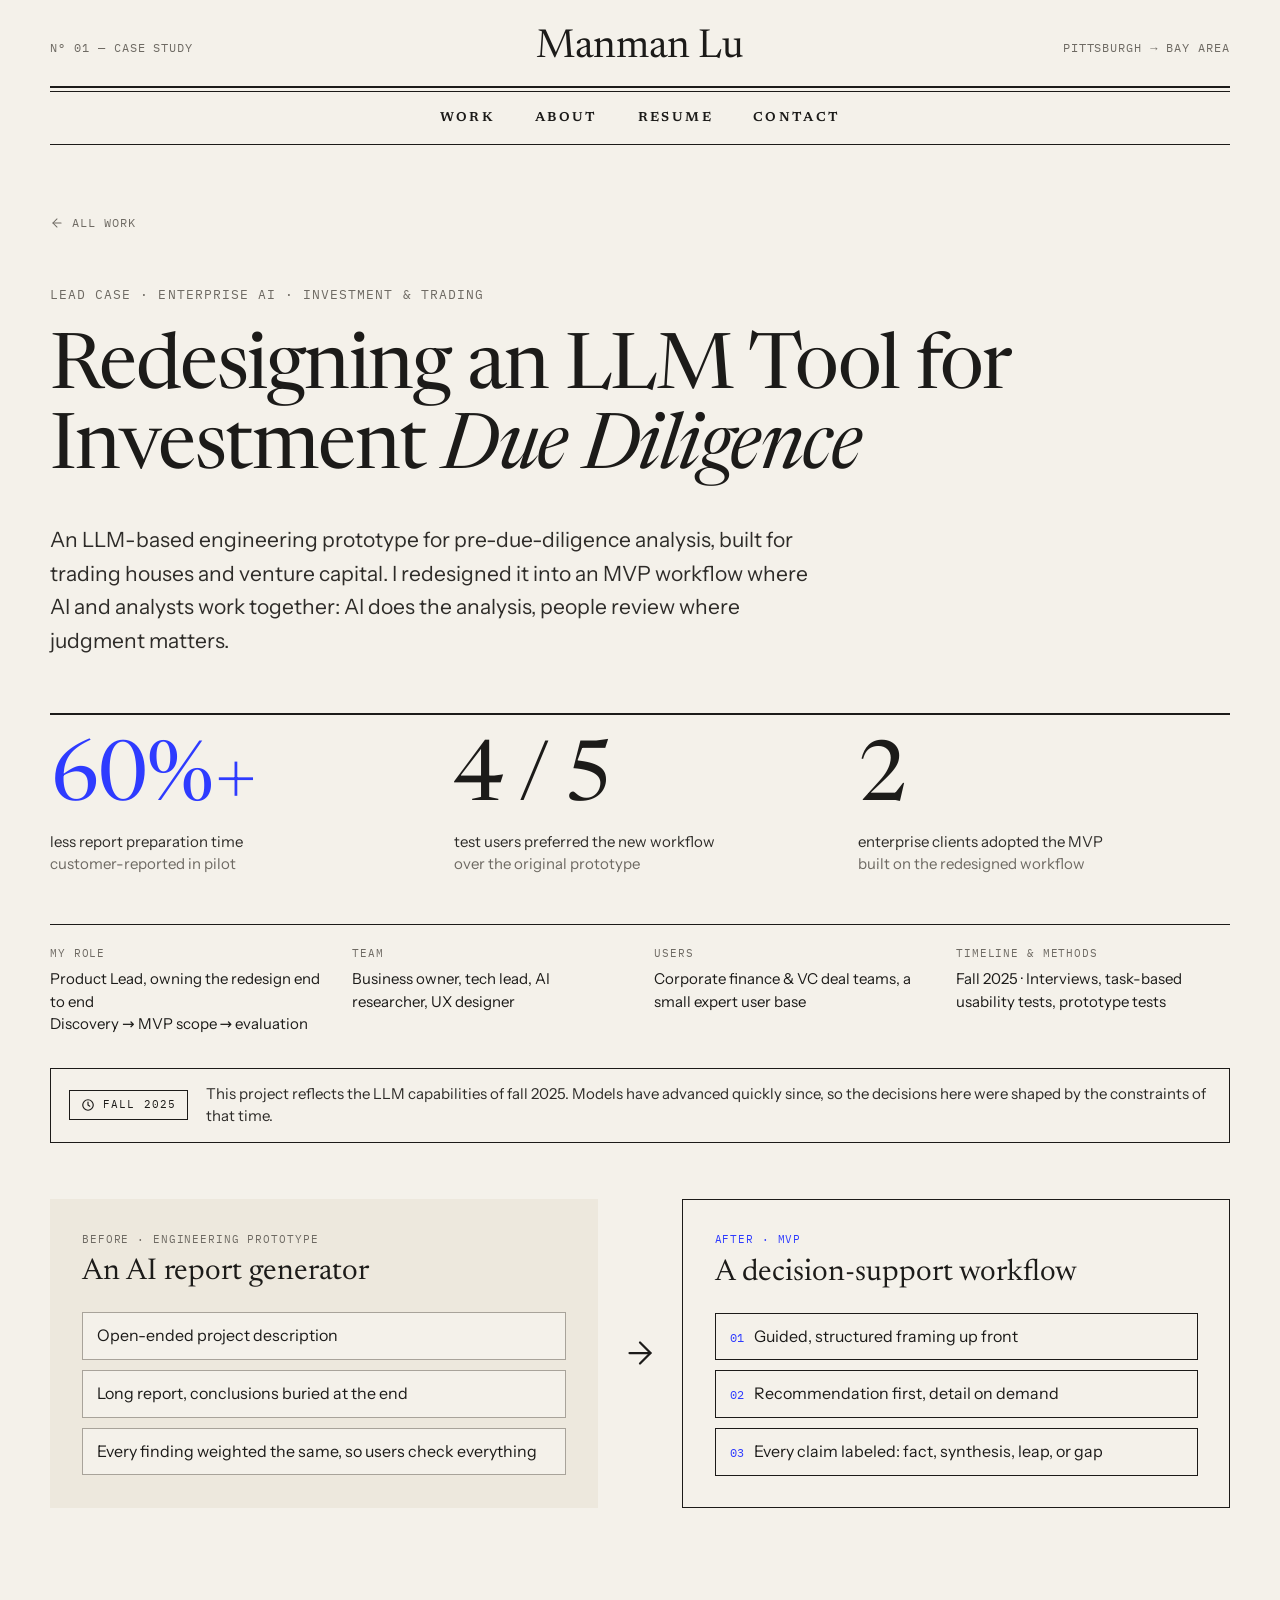
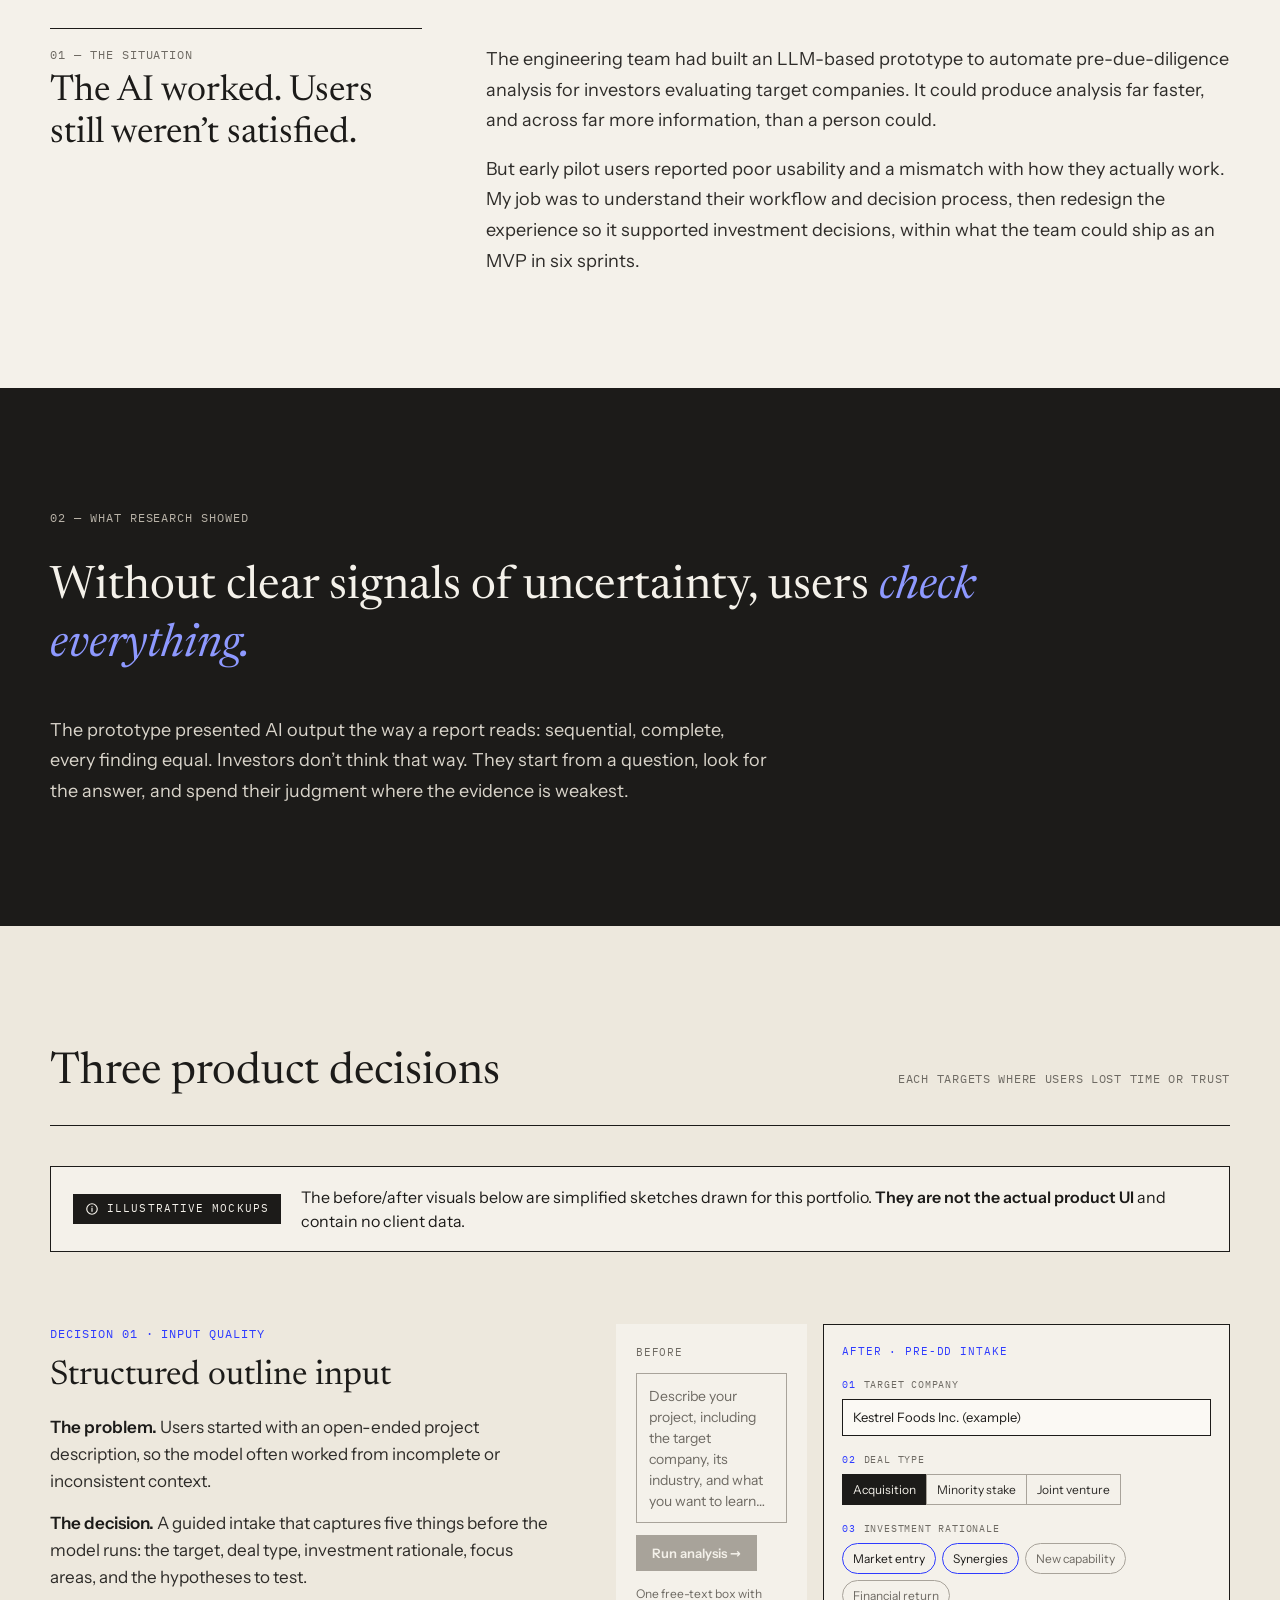
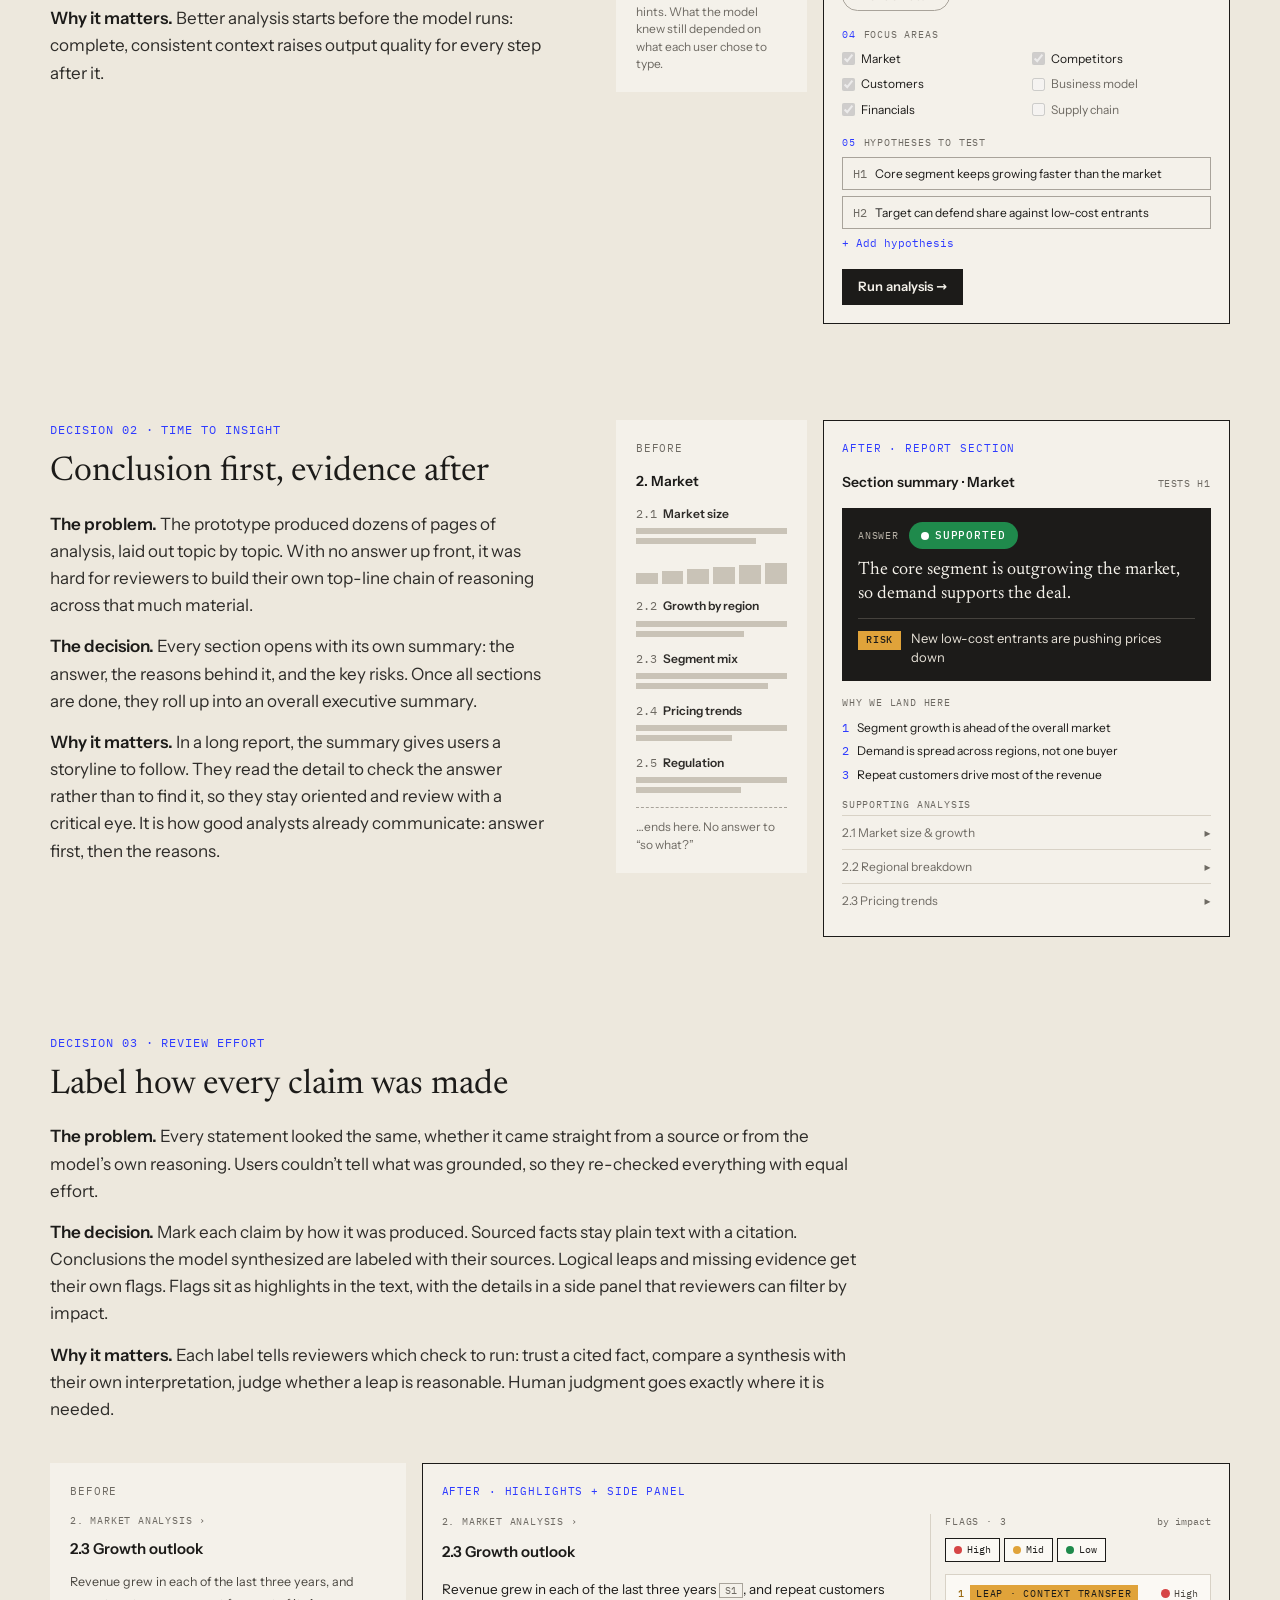
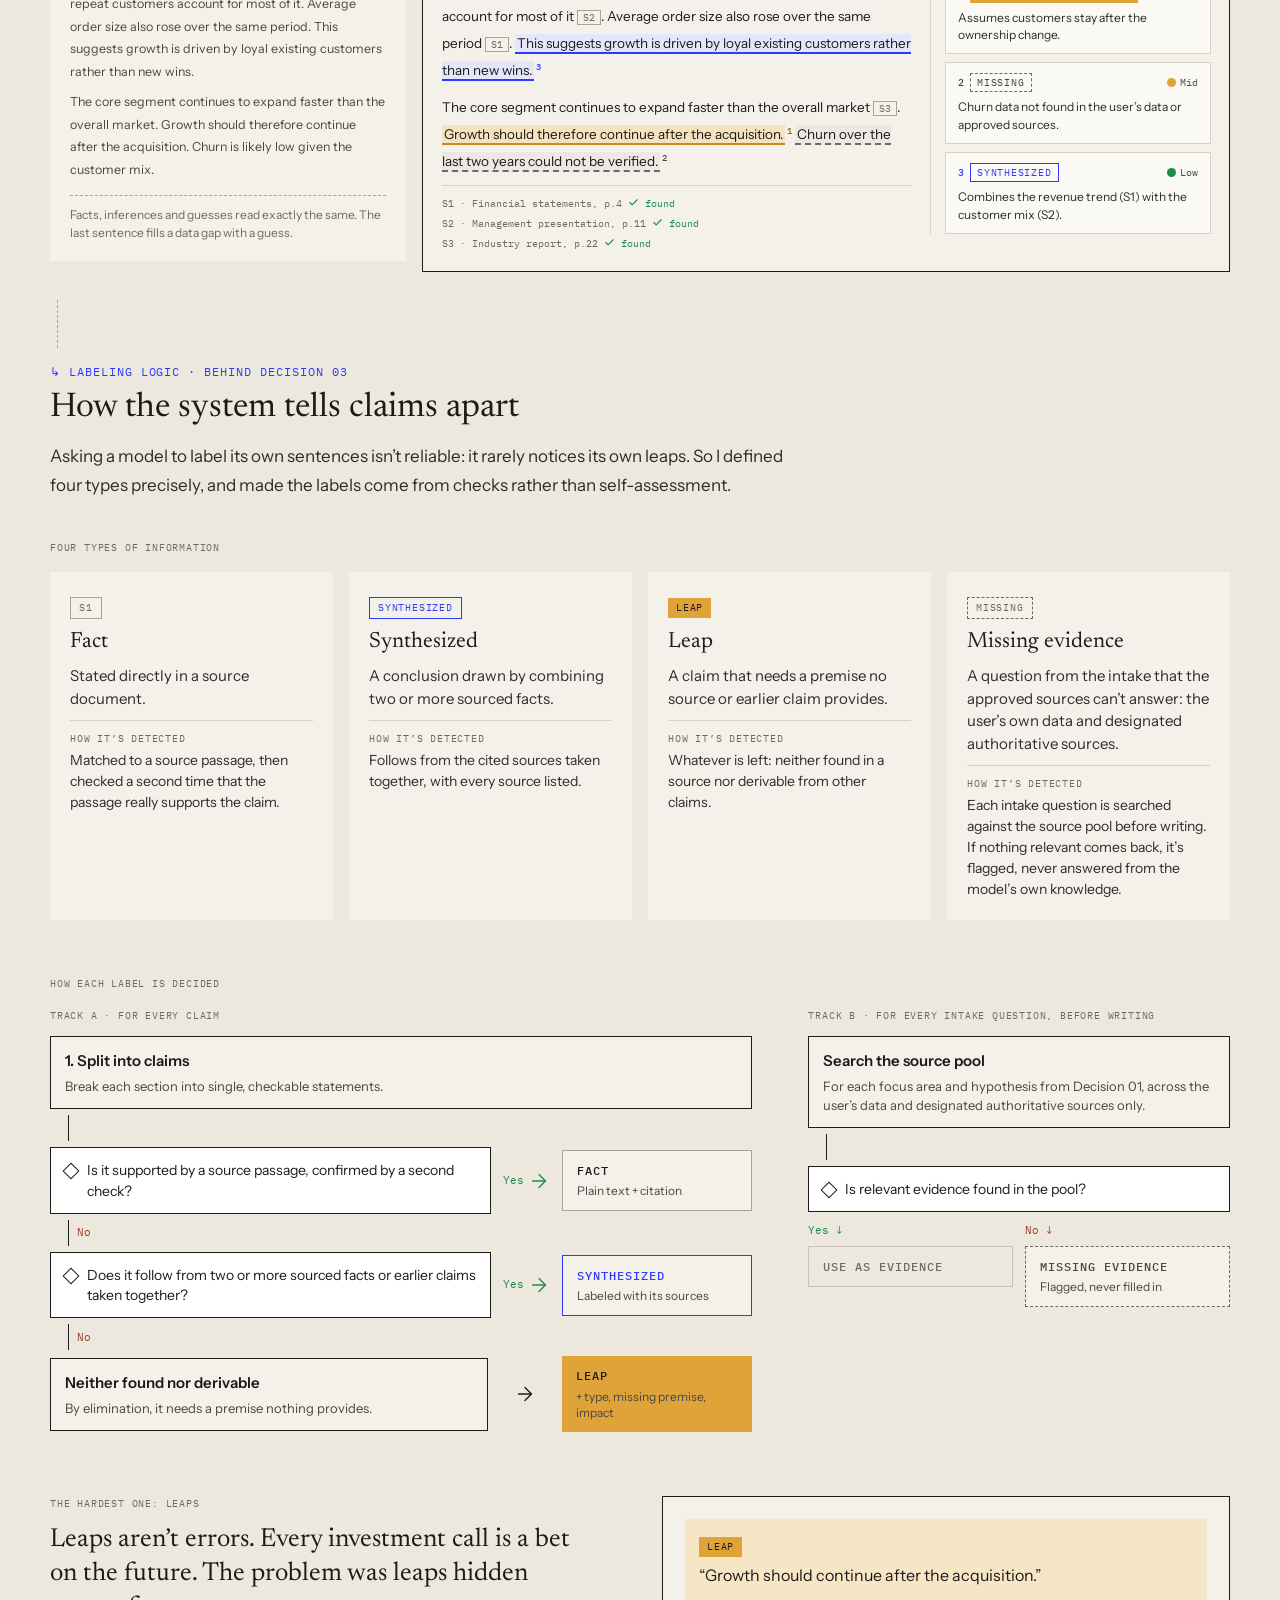
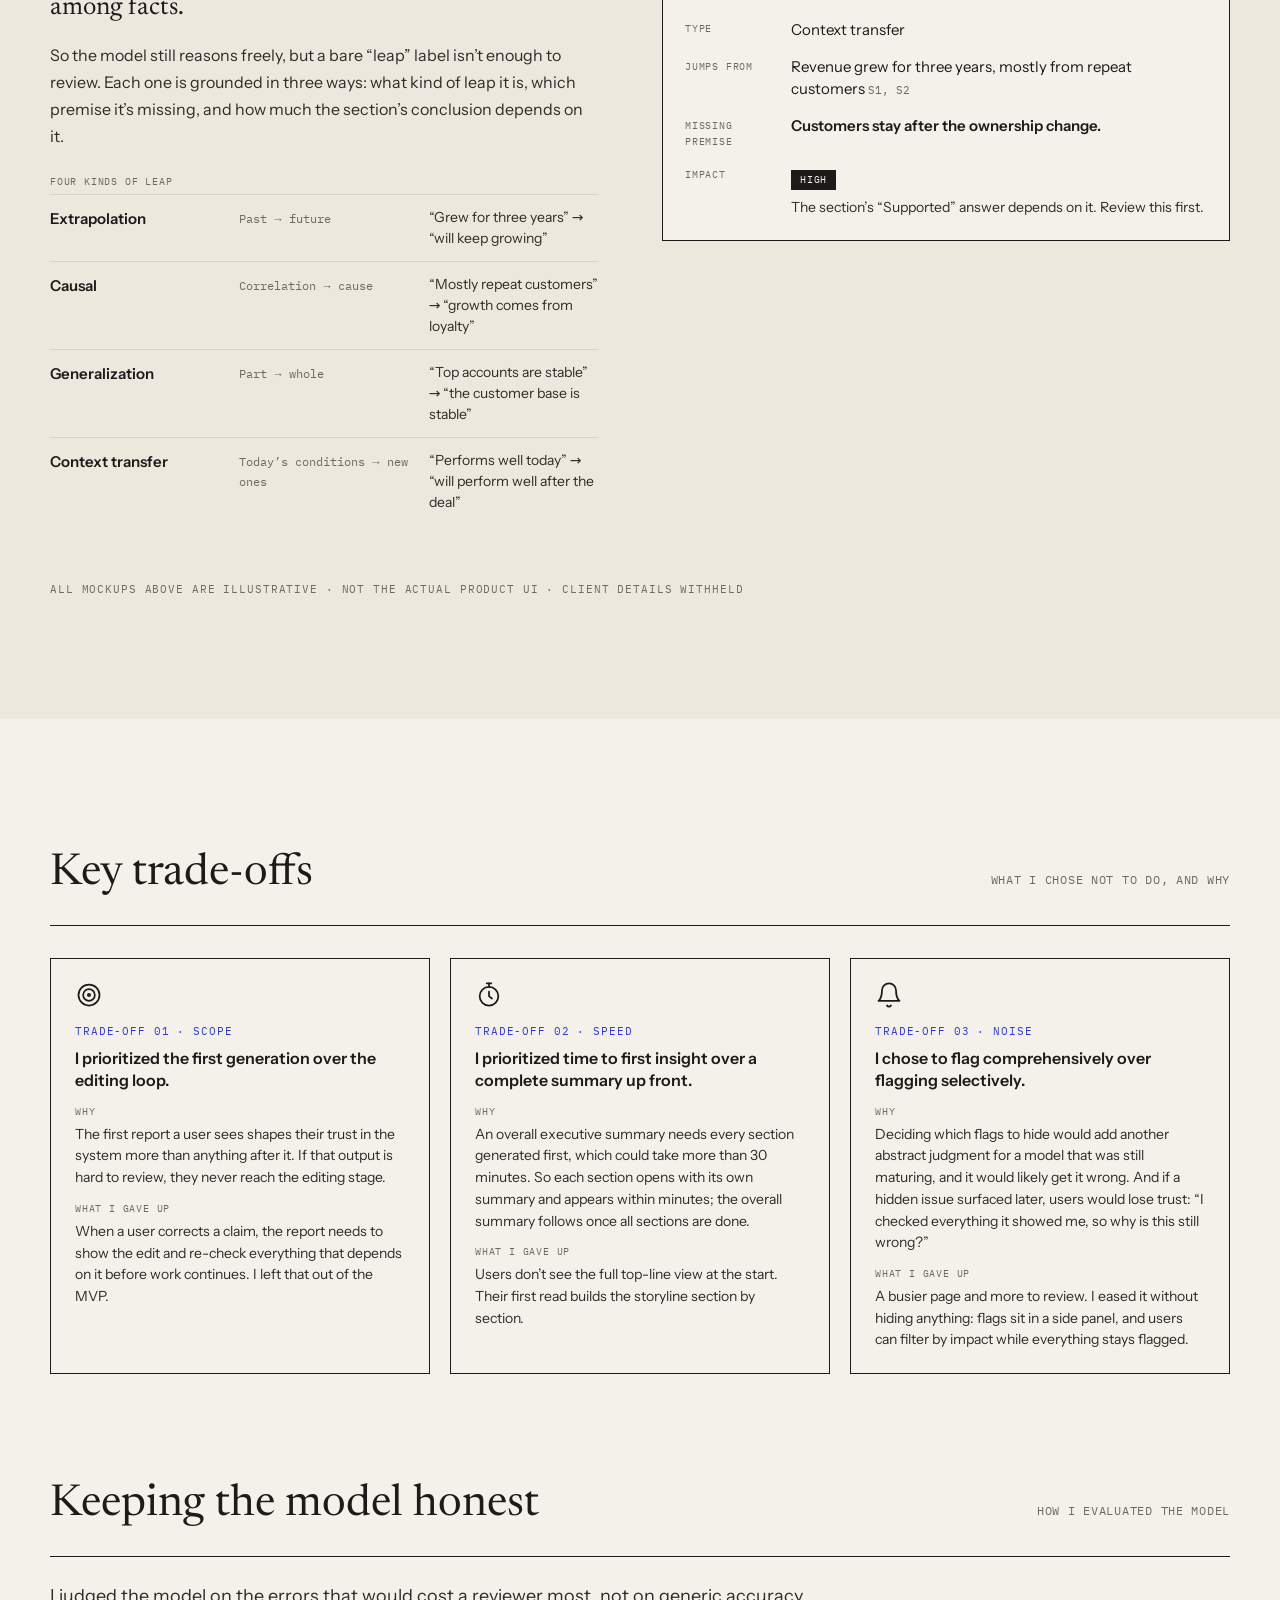
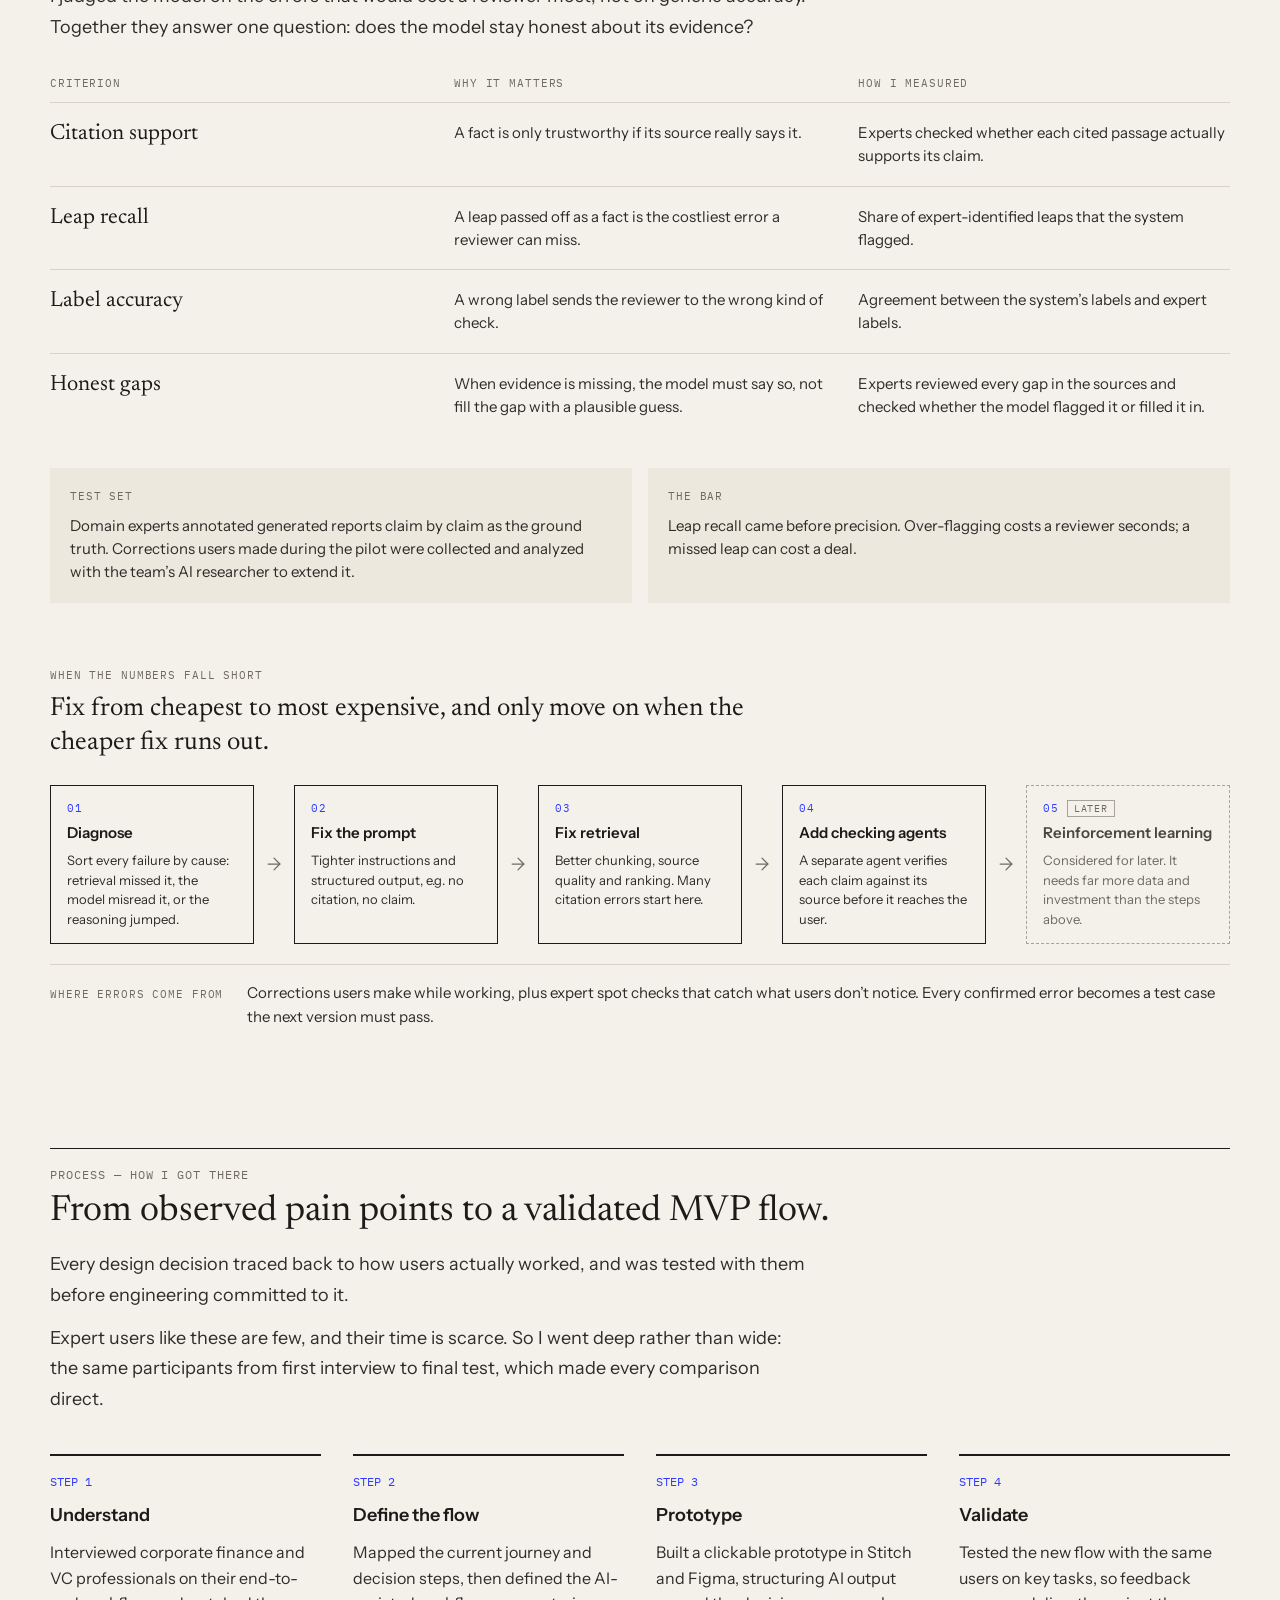
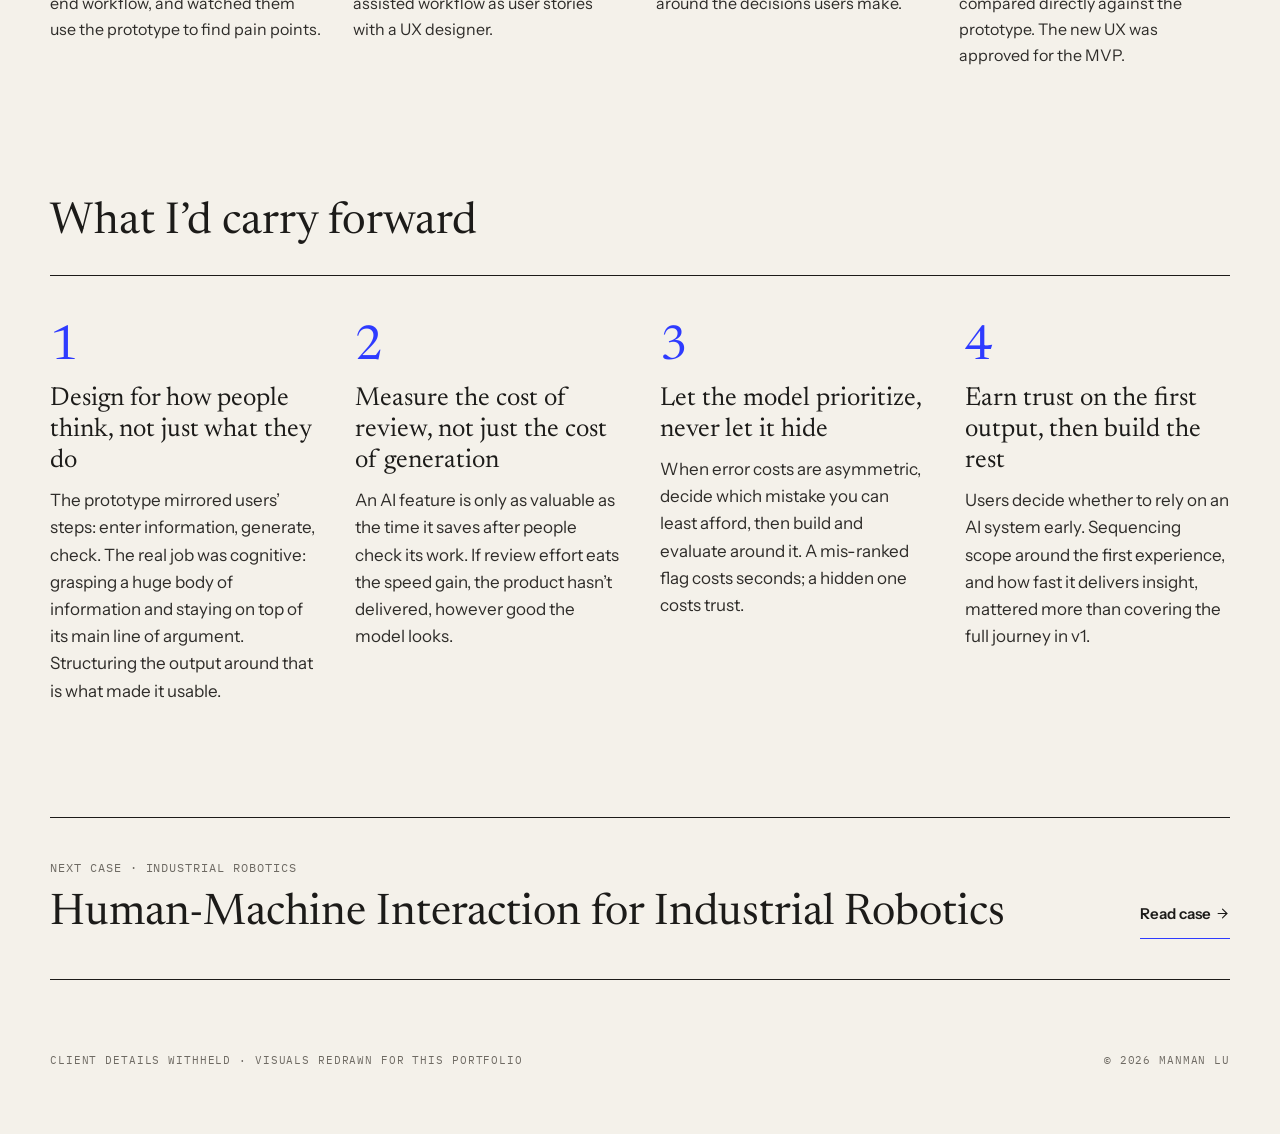
<file: manman-portfolio/case-llm-due-diligence.html>
<!doctype html>
<html lang="en">
<head>
<meta charset="utf-8">
<meta name="viewport" content="width=device-width, initial-scale=1">
<title>Case 01 — LLM Due Diligence</title>
<meta name="description" content="Manman Lu — AI Product Manager. Product thinking, human understanding, AI building.">
<meta property="og:title" content="Case 01 — LLM Due Diligence">
<meta property="og:description" content="Manman Lu — AI Product Manager. Product thinking, human understanding, AI building.">
<link rel="stylesheet" href="fonts/fonts.css">
<style>
body{margin:0;background:#F4F1EA}
a{color:#1C1B19}a:hover{color:#000000}
@media (max-width: 760px){.flow-arrow{transform:rotate(90deg)}}
.toc{display:none}
@media (min-width: 1360px){.toc{display:flex}}
.toc a:hover .toc-label,.toc a:focus-visible .toc-label{opacity:1 !important}
</style>
</head>
<body>
<div style="background: #F4F1EA; color: #1C1B19; font-family: 'Instrument Sans', system-ui, sans-serif; font-size: 17px; line-height: 1.6; min-height: 100vh; overflow-x: clip">

<!-- SECTION NAV -->
<nav class="toc" aria-label="Case sections" style="position: fixed; left: 28px; top: 50%; transform: translateY(-50%); z-index: 20; flex-direction: column; gap: 2px">

<a href="#top" style="display: flex; align-items: center; gap: 10px; min-height: 28px; text-decoration: none; color: #1C1B19">
<span aria-hidden="true" style="display: block; height: 2px; width: 32px; background: #2E3BFF"></span>
<span class="toc-label" style="font-family: 'IBM Plex Mono', monospace; font-size: 10.5px; letter-spacing: 0.08em; text-transform: uppercase; white-space: nowrap; opacity: 1; color: #1C1B19">Overview</span>
</a>

<a href="#situation" style="display: flex; align-items: center; gap: 10px; min-height: 28px; text-decoration: none; color: #1C1B19">
<span aria-hidden="true" style="display: block; height: 2px; width: 16px; background: #A8A39A"></span>
<span class="toc-label" style="font-family: 'IBM Plex Mono', monospace; font-size: 10.5px; letter-spacing: 0.08em; text-transform: uppercase; white-space: nowrap; opacity: 0; color: #6E6A63">Problem</span>
</a>

<a href="#decisions" style="display: flex; align-items: center; gap: 10px; min-height: 28px; text-decoration: none; color: #1C1B19">
<span aria-hidden="true" style="display: block; height: 2px; width: 16px; background: #A8A39A"></span>
<span class="toc-label" style="font-family: 'IBM Plex Mono', monospace; font-size: 10.5px; letter-spacing: 0.08em; text-transform: uppercase; white-space: nowrap; opacity: 0; color: #6E6A63">Decisions</span>
</a>

<a href="#deep-dive" style="display: flex; align-items: center; gap: 10px; min-height: 28px; text-decoration: none; color: #1C1B19">
<span aria-hidden="true" style="display: block; height: 2px; width: 16px; background: #A8A39A"></span>
<span class="toc-label" style="font-family: 'IBM Plex Mono', monospace; font-size: 10.5px; letter-spacing: 0.08em; text-transform: uppercase; white-space: nowrap; opacity: 0; color: #6E6A63">Labeling logic</span>
</a>

<a href="#tradeoffs" style="display: flex; align-items: center; gap: 10px; min-height: 28px; text-decoration: none; color: #1C1B19">
<span aria-hidden="true" style="display: block; height: 2px; width: 16px; background: #A8A39A"></span>
<span class="toc-label" style="font-family: 'IBM Plex Mono', monospace; font-size: 10.5px; letter-spacing: 0.08em; text-transform: uppercase; white-space: nowrap; opacity: 0; color: #6E6A63">Trade-offs</span>
</a>

<a href="#evaluation" style="display: flex; align-items: center; gap: 10px; min-height: 28px; text-decoration: none; color: #1C1B19">
<span aria-hidden="true" style="display: block; height: 2px; width: 16px; background: #A8A39A"></span>
<span class="toc-label" style="font-family: 'IBM Plex Mono', monospace; font-size: 10.5px; letter-spacing: 0.08em; text-transform: uppercase; white-space: nowrap; opacity: 0; color: #6E6A63">Evaluation</span>
</a>

<a href="#process" style="display: flex; align-items: center; gap: 10px; min-height: 28px; text-decoration: none; color: #1C1B19">
<span aria-hidden="true" style="display: block; height: 2px; width: 16px; background: #A8A39A"></span>
<span class="toc-label" style="font-family: 'IBM Plex Mono', monospace; font-size: 10.5px; letter-spacing: 0.08em; text-transform: uppercase; white-space: nowrap; opacity: 0; color: #6E6A63">Process</span>
</a>

<a href="#learnings" style="display: flex; align-items: center; gap: 10px; min-height: 28px; text-decoration: none; color: #1C1B19">
<span aria-hidden="true" style="display: block; height: 2px; width: 16px; background: #A8A39A"></span>
<span class="toc-label" style="font-family: 'IBM Plex Mono', monospace; font-size: 10.5px; letter-spacing: 0.08em; text-transform: uppercase; white-space: nowrap; opacity: 0; color: #6E6A63">Learnings</span>
</a>

</nav>

<!-- MASTHEAD -->
<header style="max-width: 1180px; margin: 0 auto; padding: 28px 24px 0">
<div style="display: flex; flex-wrap: wrap; gap: 12px; justify-content: space-between; align-items: center; padding-bottom: 18px">
<p style="margin: 0; flex: 1 1 200px; font-family: 'IBM Plex Mono', monospace; font-size: 12px; letter-spacing: 0.08em; text-transform: uppercase; color: #6E6A63">N° 01 — Case Study</p>
<a href="index.html" style="flex: 0 0 auto; font-family: 'Newsreader', Georgia, serif; font-size: 40px; line-height: 1; letter-spacing: -0.01em; text-decoration: none; color: #1C1B19">Manman Lu</a>
<p style="margin: 0; flex: 1 1 200px; text-align: right; font-family: 'IBM Plex Mono', monospace; font-size: 12px; letter-spacing: 0.08em; text-transform: uppercase; color: #6E6A63">Pittsburgh → Bay Area</p>
</div>
<div style="border-top: 2px solid #1C1B19; border-bottom: 1px solid #1C1B19; height: 3px"></div>
<nav aria-label="Main" style="display: flex; flex-wrap: wrap; justify-content: center; gap: 4px 40px; padding: 4px 0; border-bottom: 1px solid #1C1B19; font-family: 'Newsreader', Georgia, serif; font-size: 13px; font-weight: 600; letter-spacing: 0.18em; text-transform: uppercase">
<a href="index.html" style="text-decoration: none; display: inline-flex; align-items: center; min-height: 44px">Work</a>
<a href="index.html" style="text-decoration: none; display: inline-flex; align-items: center; min-height: 44px">About</a>
<a href="index.html" style="text-decoration: none; display: inline-flex; align-items: center; min-height: 44px">Resume</a>
<a href="index.html" style="text-decoration: none; display: inline-flex; align-items: center; min-height: 44px">Contact</a>
</nav>
</header>

<!-- ========== PART 1: THE 30-SECOND READ ========== -->
<section id="top" style="max-width: 1180px; margin: 0 auto; padding: 56px 24px 56px">
<a href="index.html" style="display: inline-flex; align-items: center; gap: 8px; min-height: 44px; font-family: 'IBM Plex Mono', monospace; font-size: 12px; letter-spacing: 0.08em; text-transform: uppercase; color: #6E6A63; text-decoration: none"><svg aria-hidden="true" style="width: 14px; height: 14px" xmlns="http://www.w3.org/2000/svg" viewBox="0 0 24 24" fill="none" stroke="currentColor" stroke-width="1.75" stroke-linecap="round" stroke-linejoin="round"><path d="M19 12H5"></path><path d="m12 19-7-7 7-7"></path></svg>All work</a>
<p style="margin: 40px 0 24px; font-family: 'IBM Plex Mono', monospace; font-size: 13px; letter-spacing: 0.08em; text-transform: uppercase; color: #6E6A63">Lead case · Enterprise AI · Investment &amp; Trading</p>
<h1 style="margin: 0; max-width: 1040px; font-family: 'Newsreader', Georgia, serif; font-weight: 400; font-size: clamp(38px, 6vw, 80px); line-height: 1.05; letter-spacing: -0.02em">Redesigning an LLM Tool for Investment <span style="font-style: italic">Due Diligence</span></h1>
<p style="margin: 32px 0 0; max-width: 780px; font-size: 21px; line-height: 1.6; color: #2E2C29">An LLM-based engineering prototype for pre-due-diligence analysis, built for trading houses and venture capital. I redesigned it into an MVP workflow where AI and analysts work together: AI does the analysis, people review where judgment matters.</p>

<!-- Impact strip -->
<div style="margin-top: 56px; display: grid; grid-template-columns: repeat(auto-fit, minmax(min(100%, 240px), 1fr)); gap: 32px; border-top: 2px solid #1C1B19; padding-top: 24px">
<div>
<p style="margin: 0 0 8px; font-family: 'Newsreader', Georgia, serif; font-size: clamp(56px, 6.5vw, 88px); line-height: 1; letter-spacing: -0.02em; color: #2E3BFF">60%+</p>
<p style="margin: 0; font-size: 15px; line-height: 1.5; color: #2E2C29">less report preparation time<br><span style="color: #6E6A63">customer-reported in pilot</span></p>
</div>
<div>
<p style="margin: 0 0 8px; font-family: 'Newsreader', Georgia, serif; font-size: clamp(56px, 6.5vw, 88px); line-height: 1; letter-spacing: -0.02em">4 / 5</p>
<p style="margin: 0; font-size: 15px; line-height: 1.5; color: #2E2C29">test users preferred the new workflow<br><span style="color: #6E6A63">over the original prototype</span></p>
</div>
<div>
<p style="margin: 0 0 8px; font-family: 'Newsreader', Georgia, serif; font-size: clamp(56px, 6.5vw, 88px); line-height: 1; letter-spacing: -0.02em">2</p>
<p style="margin: 0; font-size: 15px; line-height: 1.5; color: #2E2C29">enterprise clients adopted the MVP<br><span style="color: #6E6A63">built on the redesigned workflow</span></p>
</div>
</div>

<!-- Meta -->
<div style="margin-top: 48px; display: grid; grid-template-columns: repeat(auto-fit, minmax(min(100%, 190px), 1fr)); gap: 28px; border-top: 1px solid #1C1B19; padding-top: 20px">
<div><p style="margin: 0 0 6px; font-family: 'IBM Plex Mono', monospace; font-size: 11px; letter-spacing: 0.08em; text-transform: uppercase; color: #6E6A63">My role</p><p style="margin: 0; font-size: 15px; line-height: 1.5">Product Lead, owning the redesign end to end<br>Discovery → MVP scope → evaluation</p></div>
<div><p style="margin: 0 0 6px; font-family: 'IBM Plex Mono', monospace; font-size: 11px; letter-spacing: 0.08em; text-transform: uppercase; color: #6E6A63">Team</p><p style="margin: 0; font-size: 15px; line-height: 1.5">Business owner, tech lead, AI researcher, UX designer</p></div>
<div><p style="margin: 0 0 6px; font-family: 'IBM Plex Mono', monospace; font-size: 11px; letter-spacing: 0.08em; text-transform: uppercase; color: #6E6A63">Users</p><p style="margin: 0; font-size: 15px; line-height: 1.5">Corporate finance &amp; VC deal teams, a small expert user base</p></div>
<div><p style="margin: 0 0 6px; font-family: 'IBM Plex Mono', monospace; font-size: 11px; letter-spacing: 0.08em; text-transform: uppercase; color: #6E6A63">Timeline &amp; methods</p><p style="margin: 0; font-size: 15px; line-height: 1.5">Fall 2025 · Interviews, task-based usability tests, prototype tests</p></div>
</div>
<div style="margin-top: 32px; display: flex; flex-wrap: wrap; gap: 10px 18px; align-items: center; padding: 14px 18px; border: 1px solid #1C1B19">
<span style="flex: none; display: inline-flex; align-items: center; gap: 8px; border: 1px solid #1C1B19; padding: 5px 11px; font-family: 'IBM Plex Mono', monospace; font-size: 11px; letter-spacing: 0.1em; text-transform: uppercase"><svg aria-hidden="true" style="width: 14px; height: 14px" xmlns="http://www.w3.org/2000/svg" viewBox="0 0 24 24" fill="none" stroke="currentColor" stroke-width="2" stroke-linecap="round" stroke-linejoin="round"><circle cx="12" cy="12" r="9"></circle><path d="M12 7v5l3 2"></path></svg>Fall 2025</span>
<p style="margin: 0; flex: 1 1 360px; min-width: 0; font-size: 15px; line-height: 1.5; color: #2E2C29">This project reflects the LLM capabilities of fall 2025. Models have advanced quickly since, so the decisions here were shaped by the constraints of that time.</p>
</div>
</section>

<!-- Before / after at a glance -->
<section style="max-width: 1180px; margin: 0 auto; padding: 0 24px 120px">
<div style="display: flex; flex-wrap: wrap; align-items: stretch; gap: 20px">
<div style="flex: 1 1 380px; min-width: 0; background: #EDE8DD; padding: 32px; box-sizing: border-box">
<p style="margin: 0 0 6px; font-family: 'IBM Plex Mono', monospace; font-size: 11px; letter-spacing: 0.08em; text-transform: uppercase; color: #6E6A63">Before · Engineering prototype</p>
<p style="margin: 0 0 22px; font-family: 'Newsreader', Georgia, serif; font-size: 30px; line-height: 1.2">An AI report generator</p>
<div style="display: flex; flex-direction: column; gap: 10px; font-size: 16px">
<p style="margin: 0; border: 1px solid #A8A39A; background: #F4F1EA; padding: 10px 14px">Open-ended project description</p>
<p style="margin: 0; border: 1px solid #A8A39A; background: #F4F1EA; padding: 10px 14px">Long report, conclusions buried at the end</p>
<p style="margin: 0; border: 1px solid #A8A39A; background: #F4F1EA; padding: 10px 14px">Every finding weighted the same, so users check everything</p>
</div>
</div>
<div style="flex: 0 0 auto; display: flex; align-items: center; justify-content: center; padding: 0 4px">
<svg class="flow-arrow" aria-hidden="true" style="width: 36px; height: 36px; color: #1C1B19" xmlns="http://www.w3.org/2000/svg" viewBox="0 0 24 24" fill="none" stroke="currentColor" stroke-width="1.5" stroke-linecap="round" stroke-linejoin="round"><path d="M5 12h14"></path><path d="m12 5 7 7-7 7"></path></svg>
</div>
<div style="flex: 1 1 380px; min-width: 0; border: 1.5px solid #1C1B19; padding: 31.5px; box-sizing: border-box">
<p style="margin: 0 0 6px; font-family: 'IBM Plex Mono', monospace; font-size: 11px; letter-spacing: 0.08em; text-transform: uppercase; color: #2E3BFF">After · MVP</p>
<p style="margin: 0 0 22px; font-family: 'Newsreader', Georgia, serif; font-size: 30px; line-height: 1.2">A decision-support workflow</p>
<div style="display: flex; flex-direction: column; gap: 10px; font-size: 16px">
<p style="margin: 0; border: 1px solid #1C1B19; padding: 10px 14px"><span style="font-family: 'IBM Plex Mono', monospace; font-size: 12px; color: #2E3BFF; margin-right: 10px">01</span>Guided, structured framing up front</p>
<p style="margin: 0; border: 1px solid #1C1B19; padding: 10px 14px"><span style="font-family: 'IBM Plex Mono', monospace; font-size: 12px; color: #2E3BFF; margin-right: 10px">02</span>Recommendation first, detail on demand</p>
<p style="margin: 0; border: 1px solid #1C1B19; padding: 10px 14px"><span style="font-family: 'IBM Plex Mono', monospace; font-size: 12px; color: #2E3BFF; margin-right: 10px">03</span>Every claim labeled: fact, synthesis, leap, or gap</p>
</div>
</div>
</div>
</section>

<!-- ========== PART 2: THE STORY ========== -->
<section id="situation" style="max-width: 1180px; margin: 0 auto; padding: 0 24px 112px">
<div style="display: flex; flex-wrap: wrap; gap: 24px 64px; align-items: flex-start">
<div style="flex: 1 1 260px; min-width: 0; border-top: 1px solid #1C1B19; padding-top: 16px">
<p style="margin: 0 0 8px; font-family: 'IBM Plex Mono', monospace; font-size: 12px; letter-spacing: 0.08em; text-transform: uppercase; color: #6E6A63">01 — The situation</p>
<h2 style="margin: 0; font-family: 'Newsreader', Georgia, serif; font-weight: 400; font-size: 36px; line-height: 1.15">The AI worked. Users still weren’t satisfied.</h2>
</div>
<div style="flex: 2 1 520px; min-width: 0; padding-top: 16px; font-size: 18px; line-height: 1.7; color: #2E2C29">
<p style="margin: 0 0 18px">The engineering team had built an LLM-based prototype to automate pre-due-diligence analysis for investors evaluating target companies. It could produce analysis far faster, and across far more information, than a person could.</p>
<p style="margin: 0">But early pilot users reported poor usability and a mismatch with how they actually work. My job was to understand their workflow and decision process, then redesign the experience so it supported investment decisions, within what the team could ship as an MVP in six sprints.</p>
</div>
</div>
</section>

<!-- Insight band -->
<section style="background: #1C1B19; color: #F4F1EA">
<div style="max-width: 1180px; margin: 0 auto; padding: 120px 24px">
<p style="margin: 0 0 32px; font-family: 'IBM Plex Mono', monospace; font-size: 12px; letter-spacing: 0.08em; text-transform: uppercase; color: #B8B2A7">02 — What research showed</p>
<blockquote style="margin: 0; max-width: 1000px; font-family: 'Newsreader', Georgia, serif; font-weight: 400; font-size: clamp(28px, 3.6vw, 50px); line-height: 1.25">Without clear signals of uncertainty, users <span style="font-style: italic; color: #8E99FF">check everything.</span></blockquote>
<p style="margin: 40px 0 0; max-width: 720px; font-size: 18px; line-height: 1.7; color: #D9D4CA">The prototype presented AI output the way a report reads: sequential, complete, every finding equal. Investors don’t think that way. They start from a question, look for the answer, and spend their judgment where the evidence is weakest.</p>
</div>
</section>

<!-- ========== PART 3: DESIGN MOVES ========== -->
<section id="decisions" style="background: #EDE8DD">
<div style="max-width: 1180px; margin: 0 auto; padding: 112px 24px 120px">
<div style="display: flex; flex-wrap: wrap; justify-content: space-between; align-items: baseline; gap: 12px; border-bottom: 1px solid #1C1B19; padding-bottom: 16px; margin-bottom: 64px">
<h2 style="margin: 0; font-family: 'Newsreader', Georgia, serif; font-weight: 400; font-size: 44px">Three product decisions</h2>
<p style="margin: 0; font-family: 'IBM Plex Mono', monospace; font-size: 12px; letter-spacing: 0.06em; text-transform: uppercase; color: #6E6A63">Each targets where users lost time or trust</p>
</div>
<div style="display: flex; flex-wrap: wrap; gap: 12px 20px; align-items: center; margin: -24px 0 72px; padding: 18px 22px; background: #F4F1EA; border: 1.5px solid #1C1B19">
<span style="flex: none; display: inline-flex; align-items: center; gap: 8px; background: #1C1B19; color: #F4F1EA; padding: 6px 12px; font-family: 'IBM Plex Mono', monospace; font-size: 11px; letter-spacing: 0.1em; text-transform: uppercase"><svg aria-hidden="true" style="width: 14px; height: 14px" xmlns="http://www.w3.org/2000/svg" viewBox="0 0 24 24" fill="none" stroke="currentColor" stroke-width="2" stroke-linecap="round" stroke-linejoin="round"><circle cx="12" cy="12" r="9"></circle><path d="M12 11v5"></path><path d="M12 8h.01"></path></svg>Illustrative mockups</span>
<p style="margin: 0; flex: 1 1 360px; min-width: 0; font-size: 16px; line-height: 1.5; color: #1C1B19">The before/after visuals below are simplified sketches drawn for this portfolio. <strong style="font-weight: 600">They are not the actual product UI</strong> and contain no client data.</p>
</div>

<!-- Move 1 -->
<div style="display: flex; flex-wrap: wrap; gap: 40px 64px; align-items: flex-start; margin-bottom: 96px">
<div style="flex: 1 1 340px; min-width: 0">
<p style="margin: 0 0 14px; font-family: 'IBM Plex Mono', monospace; font-size: 12px; letter-spacing: 0.08em; color: #2E3BFF">DECISION 01 · INPUT QUALITY</p>
<h3 style="margin: 0 0 18px; font-family: 'Newsreader', Georgia, serif; font-weight: 400; font-size: 34px; line-height: 1.15">Structured outline input</h3>
<p style="margin: 0 0 14px; font-size: 17px; color: #2E2C29"><strong style="font-weight: 600; color: #1C1B19">The problem.</strong> Users started with an open-ended project description, so the model often worked from incomplete or inconsistent context.</p>
<p style="margin: 0 0 14px; font-size: 17px; color: #2E2C29"><strong style="font-weight: 600; color: #1C1B19">The decision.</strong> A guided intake that captures five things before the model runs: the target, deal type, investment rationale, focus areas, and the hypotheses to test.</p>
<p style="margin: 0; font-size: 17px; color: #2E2C29"><strong style="font-weight: 600; color: #1C1B19">Why it matters.</strong> Better analysis starts before the model runs: complete, consistent context raises output quality for every step after it.</p>
</div>
<div style="flex: 1.2 1 420px; min-width: 0; display: flex; flex-wrap: wrap; gap: 16px; align-items: flex-start">
<div style="flex: 1 1 160px; min-width: 0; background: #F4F1EA; padding: 20px; box-sizing: border-box">
<p style="margin: 0 0 12px; font-family: 'IBM Plex Mono', monospace; font-size: 11px; letter-spacing: 0.08em; text-transform: uppercase; color: #6E6A63">Before</p>
<div style="height: 150px; border: 1px solid #A8A39A; padding: 12px; box-sizing: border-box; font-size: 14px; color: #6E6A63">
<p style="margin: 0; line-height: 1.5">Describe your project, including the target company, its industry, and what you want to learn…</p>
</div>
<button type="button" style="margin-top: 12px; font: inherit; font-size: 13px; font-weight: 600; min-height: 36px; padding: 0 16px; background: #A8A39A; color: #F4F1EA; border: 0; cursor: default">Run analysis →</button>
<p style="margin: 14px 0 0; font-size: 12px; line-height: 1.45; color: #6E6A63">One free-text box with hints. What the model knew still depended on what each user chose to type.</p>
</div>
<form aria-label="Illustrative pre-DD intake" style="flex: 2.2 1 340px; min-width: 0; margin: 0; background: #F4F1EA; border: 1.5px solid #1C1B19; padding: 18.5px; box-sizing: border-box; display: flex; flex-direction: column; gap: 16px">
<p style="margin: 0; font-family: 'IBM Plex Mono', monospace; font-size: 11px; letter-spacing: 0.08em; text-transform: uppercase; color: #2E3BFF">After · Pre-DD intake</p>
<div>
<p style="margin: 0 0 6px; display: flex; gap: 8px; align-items: baseline; font-family: 'IBM Plex Mono', monospace; font-size: 10px; letter-spacing: 0.08em; text-transform: uppercase; color: #6E6A63"><span style="color: #2E3BFF">01</span>Target company</p>
<label for="dd-target" style="position: absolute; width: 1px; height: 1px; overflow: hidden; clip: rect(0 0 0 0)">Target company</label>
<input id="dd-target" type="text" readonly="" value="Kestrel Foods Inc. (example)" style="width: 100%; box-sizing: border-box; font: inherit; font-size: 13px; padding: 7px 10px; border: 1px solid #1C1B19; background: #FBF9F4; color: #1C1B19">
</div>
<div>
<p style="margin: 0 0 6px; display: flex; gap: 8px; align-items: baseline; font-family: 'IBM Plex Mono', monospace; font-size: 10px; letter-spacing: 0.08em; text-transform: uppercase; color: #6E6A63"><span style="color: #2E3BFF">02</span>Deal type</p>
<div role="group" aria-label="Deal type" style="display: flex; flex-wrap: wrap; gap: 0">
<button type="button" aria-pressed="true" style="background: #1C1B19; color: #F4F1EA; border: 1px solid #1C1B19; font: inherit; font-size: 12px; padding: 5px 10px; min-height: 28px; cursor: default">Acquisition</button><button type="button" aria-pressed="false" style="background: transparent; color: #2E2C29; border: 1px solid #A8A39A; font: inherit; font-size: 12px; padding: 5px 10px; min-height: 28px; cursor: default; margin-left: -1px">Minority stake</button><button type="button" aria-pressed="false" style="background: transparent; color: #2E2C29; border: 1px solid #A8A39A; font: inherit; font-size: 12px; padding: 5px 10px; min-height: 28px; cursor: default; margin-left: -1px">Joint venture</button>
</div>
</div>
<div>
<p style="margin: 0 0 6px; display: flex; gap: 8px; align-items: baseline; font-family: 'IBM Plex Mono', monospace; font-size: 10px; letter-spacing: 0.08em; text-transform: uppercase; color: #6E6A63"><span style="color: #2E3BFF">03</span>Investment rationale</p>
<div role="group" aria-label="Investment rationale" style="display: flex; flex-wrap: wrap; gap: 6px">
<button type="button" aria-pressed="true" style="background: transparent; color: #1C1B19; border: 1.5px solid #2E3BFF; font-weight: 600; border-radius: 999px; font: inherit; font-size: 12px; padding: 5px 10px; min-height: 28px; cursor: default">Market entry</button><button type="button" aria-pressed="true" style="background: transparent; color: #1C1B19; border: 1.5px solid #2E3BFF; font-weight: 600; border-radius: 999px; font: inherit; font-size: 12px; padding: 5px 10px; min-height: 28px; cursor: default">Synergies</button><button type="button" aria-pressed="false" style="background: transparent; color: #6E6A63; border: 1px solid #A8A39A; border-radius: 999px; font: inherit; font-size: 12px; padding: 5px 10px; min-height: 28px; cursor: default">New capability</button><button type="button" aria-pressed="false" style="background: transparent; color: #6E6A63; border: 1px solid #A8A39A; border-radius: 999px; font: inherit; font-size: 12px; padding: 5px 10px; min-height: 28px; cursor: default">Financial return</button>
</div>
</div>
<div>
<p style="margin: 0 0 6px; display: flex; gap: 8px; align-items: baseline; font-family: 'IBM Plex Mono', monospace; font-size: 10px; letter-spacing: 0.08em; text-transform: uppercase; color: #6E6A63"><span style="color: #2E3BFF">04</span>Focus areas</p>
<div style="display: grid; grid-template-columns: repeat(2, minmax(0, 1fr)); gap: 6px 12px">
<label style="display: flex; gap: 6px; align-items: center; font-size: 12px; color: #1C1B19"><input type="checkbox" checked="" disabled="" style="margin: 0; accent-color: #2E3BFF">Market</label><label style="display: flex; gap: 6px; align-items: center; font-size: 12px; color: #1C1B19"><input type="checkbox" checked="" disabled="" style="margin: 0; accent-color: #2E3BFF">Competitors</label><label style="display: flex; gap: 6px; align-items: center; font-size: 12px; color: #1C1B19"><input type="checkbox" checked="" disabled="" style="margin: 0; accent-color: #2E3BFF">Customers</label><label style="display: flex; gap: 6px; align-items: center; font-size: 12px; color: #6E6A63"><input type="checkbox" disabled="" style="margin: 0; accent-color: #2E3BFF">Business model</label><label style="display: flex; gap: 6px; align-items: center; font-size: 12px; color: #1C1B19"><input type="checkbox" checked="" disabled="" style="margin: 0; accent-color: #2E3BFF">Financials</label><label style="display: flex; gap: 6px; align-items: center; font-size: 12px; color: #6E6A63"><input type="checkbox" disabled="" style="margin: 0; accent-color: #2E3BFF">Supply chain</label>
</div>
</div>
<div>
<p style="margin: 0 0 6px; display: flex; gap: 8px; align-items: baseline; font-family: 'IBM Plex Mono', monospace; font-size: 10px; letter-spacing: 0.08em; text-transform: uppercase; color: #6E6A63"><span style="color: #2E3BFF">05</span>Hypotheses to test</p>
<div style="display: flex; flex-direction: column; gap: 6px; font-size: 12px">
<p style="margin: 0; display: flex; gap: 8px; border: 1px solid #A8A39A; padding: 6px 10px"><span style="font-family: 'IBM Plex Mono', monospace; color: #6E6A63">H1</span>Core segment keeps growing faster than the market</p>
<p style="margin: 0; display: flex; gap: 8px; border: 1px solid #A8A39A; padding: 6px 10px"><span style="font-family: 'IBM Plex Mono', monospace; color: #6E6A63">H2</span>Target can defend share against low-cost entrants</p>
<p style="margin: 0; font-family: 'IBM Plex Mono', monospace; font-size: 11px; color: #2E3BFF">+ Add hypothesis</p>
</div>
</div>
<button type="button" style="align-self: flex-start; font: inherit; font-size: 13px; font-weight: 600; min-height: 36px; padding: 0 16px; background: #1C1B19; color: #F4F1EA; border: 0; cursor: default">Run analysis →</button>
</form>
</div>
</div>

<!-- Move 2 -->
<div style="display: flex; flex-wrap: wrap; gap: 40px 64px; align-items: flex-start; margin-bottom: 96px">
<div style="flex: 1 1 340px; min-width: 0">
<p style="margin: 0 0 14px; font-family: 'IBM Plex Mono', monospace; font-size: 12px; letter-spacing: 0.08em; color: #2E3BFF">DECISION 02 · TIME TO INSIGHT</p>
<h3 style="margin: 0 0 18px; font-family: 'Newsreader', Georgia, serif; font-weight: 400; font-size: 34px; line-height: 1.15">Conclusion first, evidence after</h3>
<p style="margin: 0 0 14px; font-size: 17px; color: #2E2C29"><strong style="font-weight: 600; color: #1C1B19">The problem.</strong> The prototype produced dozens of pages of analysis, laid out topic by topic. With no answer up front, it was hard for reviewers to build their own top-line chain of reasoning across that much material.</p>
<p style="margin: 0 0 14px; font-size: 17px; color: #2E2C29"><strong style="font-weight: 600; color: #1C1B19">The decision.</strong> Every section opens with its own summary: the answer, the reasons behind it, and the key risks. Once all sections are done, they roll up into an overall executive summary.</p>
<p style="margin: 0; font-size: 17px; color: #2E2C29"><strong style="font-weight: 600; color: #1C1B19">Why it matters.</strong> In a long report, the summary gives users a storyline to follow. They read the detail to check the answer rather than to find it, so they stay oriented and review with a critical eye. It is how good analysts already communicate: answer first, then the reasons.</p>
</div>
<div style="flex: 1.2 1 420px; min-width: 0; display: flex; flex-wrap: wrap; gap: 16px; align-items: flex-start">
<div style="flex: 1 1 160px; min-width: 0; background: #F4F1EA; padding: 20px; box-sizing: border-box">
<p style="margin: 0 0 12px; font-family: 'IBM Plex Mono', monospace; font-size: 11px; letter-spacing: 0.08em; text-transform: uppercase; color: #6E6A63">Before</p>
<p style="margin: 0 0 12px; font-size: 14px; font-weight: 600">2. Market</p>
<div style="display: flex; flex-direction: column; gap: 12px">
<div>
<p style="margin: 0 0 5px; font-size: 12px; font-weight: 600; color: #2E2C29"><span style="font-family: 'IBM Plex Mono', monospace; font-weight: 400; color: #6E6A63; margin-right: 6px">2.1</span>Market size</p>
<div style="display: flex; flex-direction: column; gap: 4px"><div style="height: 6px; background: #C9C3B7"></div><div style="height: 6px; background: #C9C3B7; width: 80%"></div></div>
</div>
<div style="display: flex; align-items: flex-end; gap: 4px; height: 28px"><div style="flex: 1; height: 40%; background: #C9C3B7"></div><div style="flex: 1; height: 48%; background: #C9C3B7"></div><div style="flex: 1; height: 55%; background: #C9C3B7"></div><div style="flex: 1; height: 61%; background: #C9C3B7"></div><div style="flex: 1; height: 70%; background: #C9C3B7"></div><div style="flex: 1; height: 76%; background: #C9C3B7"></div></div>
<div>
<p style="margin: 0 0 5px; font-size: 12px; font-weight: 600; color: #2E2C29"><span style="font-family: 'IBM Plex Mono', monospace; font-weight: 400; color: #6E6A63; margin-right: 6px">2.2</span>Growth by region</p>
<div style="display: flex; flex-direction: column; gap: 4px"><div style="height: 6px; background: #C9C3B7"></div><div style="height: 6px; background: #C9C3B7; width: 72%"></div></div>
</div>
<div>
<p style="margin: 0 0 5px; font-size: 12px; font-weight: 600; color: #2E2C29"><span style="font-family: 'IBM Plex Mono', monospace; font-weight: 400; color: #6E6A63; margin-right: 6px">2.3</span>Segment mix</p>
<div style="display: flex; flex-direction: column; gap: 4px"><div style="height: 6px; background: #C9C3B7"></div><div style="height: 6px; background: #C9C3B7; width: 88%"></div></div>
</div>
<div>
<p style="margin: 0 0 5px; font-size: 12px; font-weight: 600; color: #2E2C29"><span style="font-family: 'IBM Plex Mono', monospace; font-weight: 400; color: #6E6A63; margin-right: 6px">2.4</span>Pricing trends</p>
<div style="display: flex; flex-direction: column; gap: 4px"><div style="height: 6px; background: #C9C3B7"></div><div style="height: 6px; background: #C9C3B7; width: 64%"></div></div>
</div>
<div>
<p style="margin: 0 0 5px; font-size: 12px; font-weight: 600; color: #2E2C29"><span style="font-family: 'IBM Plex Mono', monospace; font-weight: 400; color: #6E6A63; margin-right: 6px">2.5</span>Regulation</p>
<div style="display: flex; flex-direction: column; gap: 4px"><div style="height: 6px; background: #C9C3B7"></div><div style="height: 6px; background: #C9C3B7; width: 70%"></div></div>
</div>
</div>
<p style="margin: 14px 0 0; padding-top: 10px; border-top: 1px dashed #A8A39A; font-size: 12px; line-height: 1.45; color: #6E6A63">…ends here. No answer to “so what?”</p>
</div>
<div style="flex: 2.2 1 340px; min-width: 0; background: #F4F1EA; border: 1.5px solid #1C1B19; padding: 18.5px; box-sizing: border-box; display: flex; flex-direction: column; gap: 14px">
<p style="margin: 0; font-family: 'IBM Plex Mono', monospace; font-size: 11px; letter-spacing: 0.08em; text-transform: uppercase; color: #2E3BFF">After · Report section</p>
<div style="display: flex; justify-content: space-between; align-items: baseline; gap: 8px">
<p style="margin: 0; font-size: 14px; font-weight: 600">Section summary · Market</p>
<p style="margin: 0; font-family: 'IBM Plex Mono', monospace; font-size: 10px; letter-spacing: 0.06em; color: #6E6A63">TESTS H1</p>
</div>
<div style="background: #1C1B19; color: #F4F1EA; padding: 14px 16px">
<p style="margin: 0 0 10px; display: flex; flex-wrap: wrap; gap: 10px; align-items: center; font-family: 'IBM Plex Mono', monospace; font-size: 10px; letter-spacing: 0.08em; text-transform: uppercase; color: #B8B2A7">Answer <span style="display: inline-flex; align-items: center; gap: 6px; background: #1F8A4C; color: #FFFFFF; padding: 5px 12px; border-radius: 999px; font-size: 11px; font-weight: 500; letter-spacing: 0.08em"><span aria-hidden="true" style="width: 8px; height: 8px; border-radius: 50%; background: #FFFFFF"></span>Supported</span></p>
<p style="margin: 0; font-family: 'Newsreader', Georgia, serif; font-size: 18px; line-height: 1.3">The core segment is outgrowing the market, so demand supports the deal.</p>
<p style="margin: 12px 0 0; padding-top: 10px; border-top: 1px solid #45423D; display: flex; gap: 10px; align-items: baseline; font-size: 13px; line-height: 1.45; color: #E8E3D9"><span style="flex: none; background: #E0A33A; color: #1C1B19; padding: 2px 8px; font-family: 'IBM Plex Mono', monospace; font-size: 10px; font-weight: 500; letter-spacing: 0.08em; text-transform: uppercase">Risk</span><span>New low-cost entrants are pushing prices down</span></p>
</div>
<div>
<p style="margin: 0 0 8px; font-family: 'IBM Plex Mono', monospace; font-size: 10px; letter-spacing: 0.08em; text-transform: uppercase; color: #6E6A63">Why we land here</p>
<div style="display: flex; flex-direction: column; gap: 6px">
<p style="margin: 0; display: flex; gap: 8px; font-size: 12px; line-height: 1.45"><span style="font-family: 'IBM Plex Mono', monospace; color: #2E3BFF; flex: none">1</span><span>Segment growth is ahead of the overall market</span></p>
<p style="margin: 0; display: flex; gap: 8px; font-size: 12px; line-height: 1.45"><span style="font-family: 'IBM Plex Mono', monospace; color: #2E3BFF; flex: none">2</span><span>Demand is spread across regions, not one buyer</span></p>
<p style="margin: 0; display: flex; gap: 8px; font-size: 12px; line-height: 1.45"><span style="font-family: 'IBM Plex Mono', monospace; color: #2E3BFF; flex: none">3</span><span>Repeat customers drive most of the revenue</span></p>
</div>
</div>
<div>
<p style="margin: 0 0 2px; font-family: 'IBM Plex Mono', monospace; font-size: 10px; letter-spacing: 0.08em; text-transform: uppercase; color: #6E6A63">Supporting analysis</p>
<p style="margin: 0; display: flex; justify-content: space-between; gap: 8px; border-top: 1px solid #D8D2C6; padding: 7px 0; font-size: 12px; color: #6E6A63"><span>2.1 Market size &amp; growth</span><span aria-hidden="true">▸</span></p>
<p style="margin: 0; display: flex; justify-content: space-between; gap: 8px; border-top: 1px solid #D8D2C6; padding: 7px 0; font-size: 12px; color: #6E6A63"><span>2.2 Regional breakdown</span><span aria-hidden="true">▸</span></p>
<p style="margin: 0; display: flex; justify-content: space-between; gap: 8px; border-top: 1px solid #D8D2C6; padding: 7px 0; font-size: 12px; color: #6E6A63"><span>2.3 Pricing trends</span><span aria-hidden="true">▸</span></p>
</div>
</div>
</div>
</div>

<!-- Move 3 -->
<div style="display: flex; flex-wrap: wrap; gap: 40px 64px; align-items: flex-start">
<div style="flex: 1 1 100%; min-width: 0; max-width: 820px">
<p style="margin: 0 0 14px; font-family: 'IBM Plex Mono', monospace; font-size: 12px; letter-spacing: 0.08em; color: #2E3BFF">DECISION 03 · REVIEW EFFORT</p>
<h3 style="margin: 0 0 18px; font-family: 'Newsreader', Georgia, serif; font-weight: 400; font-size: 34px; line-height: 1.15">Label how every claim was made</h3>
<p style="margin: 0 0 14px; font-size: 17px; color: #2E2C29"><strong style="font-weight: 600; color: #1C1B19">The problem.</strong> Every statement looked the same, whether it came straight from a source or from the model’s own reasoning. Users couldn’t tell what was grounded, so they re-checked everything with equal effort.</p>
<p style="margin: 0 0 14px; font-size: 17px; color: #2E2C29"><strong style="font-weight: 600; color: #1C1B19">The decision.</strong> Mark each claim by how it was produced. Sourced facts stay plain text with a citation. Conclusions the model synthesized are labeled with their sources. Logical leaps and missing evidence get their own flags. Flags sit as highlights in the text, with the details in a side panel that reviewers can filter by impact.</p>
<p style="margin: 0; font-size: 17px; color: #2E2C29"><strong style="font-weight: 600; color: #1C1B19">Why it matters.</strong> Each label tells reviewers which check to run: trust a cited fact, compare a synthesis with their own interpretation, judge whether a leap is reasonable. Human judgment goes exactly where it is needed.</p>
</div>
<div style="flex: 1 1 100%; min-width: 0; display: flex; flex-wrap: wrap; gap: 16px; align-items: flex-start">
<div style="flex: 1 1 260px; min-width: 0; max-width: 380px; background: #F4F1EA; padding: 20px; box-sizing: border-box; display: flex; flex-direction: column; gap: 8px">
<p style="margin: 0 0 4px; font-family: 'IBM Plex Mono', monospace; font-size: 11px; letter-spacing: 0.08em; text-transform: uppercase; color: #6E6A63">Before</p>
<p style="margin: 0; font-family: 'IBM Plex Mono', monospace; font-size: 10px; letter-spacing: 0.08em; text-transform: uppercase; color: #6E6A63">2. Market analysis <span aria-hidden="true">›</span></p>
<p style="margin: 0 0 2px; font-size: 15px; font-weight: 600">2.3 Growth outlook</p>
<p style="margin: 0; font-size: 12.5px; line-height: 1.8; color: #4A4741">Revenue grew in each of the last three years, and repeat customers account for most of it. Average order size also rose over the same period. This suggests growth is driven by loyal existing customers rather than new wins.</p>
<p style="margin: 0; font-size: 12.5px; line-height: 1.8; color: #4A4741">The core segment continues to expand faster than the overall market. Growth should therefore continue after the acquisition. Churn is likely low given the customer mix.</p>
<p style="margin: 6px 0 0; padding-top: 10px; border-top: 1px dashed #A8A39A; font-size: 12px; line-height: 1.45; color: #6E6A63">Facts, inferences and guesses read exactly the same. The last sentence fills a data gap with a guess.</p>
</div>
<div style="flex: 3 1 520px; min-width: 0; background: #F4F1EA; border: 1.5px solid #1C1B19; padding: 18.5px; box-sizing: border-box; display: flex; flex-direction: column; gap: 14px">
<p style="margin: 0; font-family: 'IBM Plex Mono', monospace; font-size: 11px; letter-spacing: 0.08em; text-transform: uppercase; color: #2E3BFF">After · Highlights + side panel</p>
<div style="display: flex; flex-wrap: wrap; gap: 18px; align-items: flex-start">
<div style="flex: 2 1 340px; min-width: 0; display: flex; flex-direction: column; gap: 10px">
<p style="margin: 0; font-family: 'IBM Plex Mono', monospace; font-size: 10px; letter-spacing: 0.08em; text-transform: uppercase; color: #6E6A63">2. Market analysis <span aria-hidden="true">›</span></p>
<p style="margin: 0 0 2px; font-size: 15px; font-weight: 600">2.3 Growth outlook</p>
<p style="margin: 0; font-size: 13.5px; line-height: 2; color: #1C1B19">Revenue grew in each of the last three years<span style="font-family: 'IBM Plex Mono', monospace; font-size: 10px; color: #6E6A63; border: 1px solid #A8A39A; padding: 0 5px; margin-left: 3px; white-space: nowrap">S1</span>, and repeat customers account for most of it<span style="font-family: 'IBM Plex Mono', monospace; font-size: 10px; color: #6E6A63; border: 1px solid #A8A39A; padding: 0 5px; margin-left: 3px; white-space: nowrap">S2</span>. Average order size also rose over the same period<span style="font-family: 'IBM Plex Mono', monospace; font-size: 10px; color: #6E6A63; border: 1px solid #A8A39A; padding: 0 5px; margin-left: 3px; white-space: nowrap">S1</span>. <span style="background: #E4E7FB; border-bottom: 2px solid #2E3BFF; padding: 1px 2px">This suggests growth is driven by loyal existing customers rather than new wins.</span><sup style="font-family: 'IBM Plex Mono', monospace; font-size: 9px; font-weight: 500; color: #2E3BFF; margin-left: 2px">3</sup></p>
<p style="margin: 0; font-size: 13.5px; line-height: 2; color: #1C1B19">The core segment continues to expand faster than the overall market<span style="font-family: 'IBM Plex Mono', monospace; font-size: 10px; color: #6E6A63; border: 1px solid #A8A39A; padding: 0 5px; margin-left: 3px; white-space: nowrap">S3</span>. <span style="background: #F6E3BD; border-bottom: 2px solid #C98A1E; padding: 1px 2px">Growth should therefore continue after the acquisition.</span><sup style="font-family: 'IBM Plex Mono', monospace; font-size: 9px; font-weight: 500; color: #9A6A12; margin-left: 2px">1</sup> <span style="background: #ECE9E2; border-bottom: 2px dashed #6E6A63; padding: 1px 2px">Churn over the last two years could not be verified.</span><sup style="font-family: 'IBM Plex Mono', monospace; font-size: 9px; font-weight: 500; color: #4A4741; margin-left: 2px">2</sup></p>
<div style="display: flex; flex-wrap: wrap; gap: 4px 18px; padding-top: 10px; border-top: 1px solid #D8D2C6; font-family: 'IBM Plex Mono', monospace; font-size: 10px; color: #6E6A63">
<span>S1 · Financial statements, p.4 <span style="color: #1F8A4C"><svg aria-hidden="true" style="width: 11px; height: 11px; vertical-align: -1px" xmlns="http://www.w3.org/2000/svg" viewBox="0 0 24 24" fill="none" stroke="currentColor" stroke-width="2.5" stroke-linecap="round" stroke-linejoin="round"><path d="M20 6 9 17l-5-5"></path></svg> found</span></span>
<span>S2 · Management presentation, p.11 <span style="color: #1F8A4C"><svg aria-hidden="true" style="width: 11px; height: 11px; vertical-align: -1px" xmlns="http://www.w3.org/2000/svg" viewBox="0 0 24 24" fill="none" stroke="currentColor" stroke-width="2.5" stroke-linecap="round" stroke-linejoin="round"><path d="M20 6 9 17l-5-5"></path></svg> found</span></span>
<span>S3 · Industry report, p.22 <span style="color: #1F8A4C"><svg aria-hidden="true" style="width: 11px; height: 11px; vertical-align: -1px" xmlns="http://www.w3.org/2000/svg" viewBox="0 0 24 24" fill="none" stroke="currentColor" stroke-width="2.5" stroke-linecap="round" stroke-linejoin="round"><path d="M20 6 9 17l-5-5"></path></svg> found</span></span>
</div>
</div>
<aside aria-label="Flags" style="flex: 1 1 200px; min-width: 0; border-left: 1px solid #D8D2C6; padding-left: 14px; display: flex; flex-direction: column; gap: 8px">
<div style="display: flex; justify-content: space-between; align-items: baseline"><p style="margin: 0; font-family: 'IBM Plex Mono', monospace; font-size: 10px; letter-spacing: 0.08em; text-transform: uppercase; color: #6E6A63">Flags · 3</p><p style="margin: 0; font-family: 'IBM Plex Mono', monospace; font-size: 10px; color: #6E6A63">by impact</p></div>
<div role="group" aria-label="Filter by impact" style="display: flex; flex-wrap: wrap; gap: 4px; margin-bottom: 4px"><button type="button" aria-pressed="true" style="font: inherit; display: inline-flex; align-items: center; gap: 5px; font-family: 'IBM Plex Mono', monospace; font-size: 10px; padding: 3px 8px; min-height: 24px; background: #FBF9F4; color: #1C1B19; border: 1px solid #1C1B19; cursor: default"><span aria-hidden="true" style="display: inline-block; width: 8px; height: 8px; border-radius: 50%; background: #D64545; flex: none"></span>High</button><button type="button" aria-pressed="true" style="font: inherit; display: inline-flex; align-items: center; gap: 5px; font-family: 'IBM Plex Mono', monospace; font-size: 10px; padding: 3px 8px; min-height: 24px; background: #FBF9F4; color: #1C1B19; border: 1px solid #1C1B19; cursor: default"><span aria-hidden="true" style="display: inline-block; width: 8px; height: 8px; border-radius: 50%; background: #E0A33A; flex: none"></span>Mid</button><button type="button" aria-pressed="true" style="font: inherit; display: inline-flex; align-items: center; gap: 5px; font-family: 'IBM Plex Mono', monospace; font-size: 10px; padding: 3px 8px; min-height: 24px; background: #FBF9F4; color: #1C1B19; border: 1px solid #1C1B19; cursor: default"><span aria-hidden="true" style="display: inline-block; width: 8px; height: 8px; border-radius: 50%; background: #1F8A4C; flex: none"></span>Low</button></div>
<div style="background: #FBF9F4; border: 1px solid #D8D2C6; padding: 10px 12px; display: flex; flex-direction: column; gap: 6px">
<div style="display: flex; justify-content: space-between; align-items: center; gap: 8px"><span style="display: inline-flex; align-items: center; gap: 6px; min-width: 0"><span style="font-family: 'IBM Plex Mono', monospace; font-size: 10px; font-weight: 500; color: #9A6A12">1</span><span style="font-family: 'IBM Plex Mono', monospace; font-size: 9.5px; letter-spacing: 0.08em; text-transform: uppercase; padding: 1px 6px; background: #E0A33A; color: #1C1B19">Leap · Context transfer</span></span><span style="display: inline-flex; align-items: center; gap: 4px; font-family: 'IBM Plex Mono', monospace; font-size: 9.5px; color: #4A4741"><span aria-hidden="true" style="display: inline-block; width: 9px; height: 9px; border-radius: 50%; background: #D64545; flex: none"></span>High</span></div>
<p style="margin: 0; font-size: 12px; line-height: 1.45; color: #2E2C29">Assumes customers stay after the ownership change.</p>
</div>
<div style="background: #FBF9F4; border: 1px solid #D8D2C6; padding: 10px 12px; display: flex; flex-direction: column; gap: 6px">
<div style="display: flex; justify-content: space-between; align-items: center; gap: 8px"><span style="display: inline-flex; align-items: center; gap: 6px; min-width: 0"><span style="font-family: 'IBM Plex Mono', monospace; font-size: 10px; font-weight: 500; color: #4A4741">2</span><span style="font-family: 'IBM Plex Mono', monospace; font-size: 9.5px; letter-spacing: 0.08em; text-transform: uppercase; padding: 1px 6px; border: 1px dashed #6E6A63; color: #4A4741">Missing</span></span><span style="display: inline-flex; align-items: center; gap: 4px; font-family: 'IBM Plex Mono', monospace; font-size: 9.5px; color: #4A4741"><span aria-hidden="true" style="display: inline-block; width: 9px; height: 9px; border-radius: 50%; background: #E0A33A; flex: none"></span>Mid</span></div>
<p style="margin: 0; font-size: 12px; line-height: 1.45; color: #2E2C29">Churn data not found in the user’s data or approved sources.</p>
</div>
<div style="background: #FBF9F4; border: 1px solid #D8D2C6; padding: 10px 12px; display: flex; flex-direction: column; gap: 6px">
<div style="display: flex; justify-content: space-between; align-items: center; gap: 8px"><span style="display: inline-flex; align-items: center; gap: 6px; min-width: 0"><span style="font-family: 'IBM Plex Mono', monospace; font-size: 10px; font-weight: 500; color: #2E3BFF">3</span><span style="font-family: 'IBM Plex Mono', monospace; font-size: 9.5px; letter-spacing: 0.08em; text-transform: uppercase; padding: 1px 6px; border: 1.5px solid #2E3BFF; color: #2E3BFF">Synthesized</span></span><span style="display: inline-flex; align-items: center; gap: 4px; font-family: 'IBM Plex Mono', monospace; font-size: 9.5px; color: #4A4741"><span aria-hidden="true" style="display: inline-block; width: 9px; height: 9px; border-radius: 50%; background: #1F8A4C; flex: none"></span>Low</span></div>
<p style="margin: 0; font-size: 12px; line-height: 1.45; color: #2E2C29">Combines the revenue trend (S1) with the customer mix (S2).</p>
</div>
</aside>
</div>
</div>
</div>
</div>
<!-- Decision 03 · under the hood -->
<div id="deep-dive" style="margin-top: 28px">
<div aria-hidden="true" style="width: 0; height: 48px; border-left: 1.5px dashed #A8A39A; margin: 0 0 14px 7px"></div>
<p style="margin: 0 0 8px; font-family: 'IBM Plex Mono', monospace; font-size: 12px; letter-spacing: 0.08em; color: #2E3BFF">↳ LABELING LOGIC · BEHIND DECISION 03</p>
<h3 style="margin: 0 0 14px; font-family: 'Newsreader', Georgia, serif; font-weight: 400; font-size: 34px; line-height: 1.15">How the system tells claims apart</h3>
<p style="margin: 0 0 40px; max-width: 760px; font-size: 17px; line-height: 1.7; color: #2E2C29">Asking a model to label its own sentences isn’t reliable: it rarely notices its own leaps. So I defined four types precisely, and made the labels come from checks rather than self-assessment.</p>

<p style="margin: 0 0 16px; font-family: 'IBM Plex Mono', monospace; font-size: 10px; letter-spacing: 0.08em; text-transform: uppercase; color: #6E6A63">Four types of information</p>
<div style="display: grid; grid-template-columns: repeat(auto-fit, minmax(min(100%, 240px), 1fr)); gap: 16px; margin-bottom: 56px">
<div style="background: #F4F1EA; padding: 20px; display: flex; flex-direction: column; gap: 10px">
<div><span style="display: inline-block; font-family: 'IBM Plex Mono', monospace; font-size: 10px; letter-spacing: 0.08em; text-transform: uppercase; padding: 2px 8px; color: #6E6A63; border: 1px solid #A8A39A">S1</span></div>
<p style="margin: 0; font-family: 'Newsreader', Georgia, serif; font-size: 22px; line-height: 1.2">Fact</p>
<p style="margin: 0; font-size: 15px; line-height: 1.5; color: #2E2C29">Stated directly in a source document.</p>
<div style="border-top: 1px solid #D8D2C6; padding-top: 10px"><p style="margin: 0 0 3px; font-family: 'IBM Plex Mono', monospace; font-size: 10px; letter-spacing: 0.08em; text-transform: uppercase; color: #6E6A63">How it’s detected</p><p style="margin: 0; font-size: 14px; line-height: 1.5; color: #2E2C29">Matched to a source passage, then checked a second time that the passage really supports the claim.</p></div>
</div><div style="background: #F4F1EA; padding: 20px; display: flex; flex-direction: column; gap: 10px">
<div><span style="display: inline-block; font-family: 'IBM Plex Mono', monospace; font-size: 10px; letter-spacing: 0.08em; text-transform: uppercase; padding: 2px 8px; color: #2E3BFF; border: 1.5px solid #2E3BFF">Synthesized</span></div>
<p style="margin: 0; font-family: 'Newsreader', Georgia, serif; font-size: 22px; line-height: 1.2">Synthesized</p>
<p style="margin: 0; font-size: 15px; line-height: 1.5; color: #2E2C29">A conclusion drawn by combining two or more sourced facts.</p>
<div style="border-top: 1px solid #D8D2C6; padding-top: 10px"><p style="margin: 0 0 3px; font-family: 'IBM Plex Mono', monospace; font-size: 10px; letter-spacing: 0.08em; text-transform: uppercase; color: #6E6A63">How it’s detected</p><p style="margin: 0; font-size: 14px; line-height: 1.5; color: #2E2C29">Follows from the cited sources taken together, with every source listed.</p></div>
</div><div style="background: #F4F1EA; padding: 20px; display: flex; flex-direction: column; gap: 10px">
<div><span style="display: inline-block; font-family: 'IBM Plex Mono', monospace; font-size: 10px; letter-spacing: 0.08em; text-transform: uppercase; padding: 2px 8px; color: #1C1B19; background: #E0A33A">Leap</span></div>
<p style="margin: 0; font-family: 'Newsreader', Georgia, serif; font-size: 22px; line-height: 1.2">Leap</p>
<p style="margin: 0; font-size: 15px; line-height: 1.5; color: #2E2C29">A claim that needs a premise no source or earlier claim provides.</p>
<div style="border-top: 1px solid #D8D2C6; padding-top: 10px"><p style="margin: 0 0 3px; font-family: 'IBM Plex Mono', monospace; font-size: 10px; letter-spacing: 0.08em; text-transform: uppercase; color: #6E6A63">How it’s detected</p><p style="margin: 0; font-size: 14px; line-height: 1.5; color: #2E2C29">Whatever is left: neither found in a source nor derivable from other claims.</p></div>
</div><div style="background: #F4F1EA; padding: 20px; display: flex; flex-direction: column; gap: 10px">
<div><span style="display: inline-block; font-family: 'IBM Plex Mono', monospace; font-size: 10px; letter-spacing: 0.08em; text-transform: uppercase; padding: 2px 8px; color: #6E6A63; border: 1px dashed #6E6A63">Missing</span></div>
<p style="margin: 0; font-family: 'Newsreader', Georgia, serif; font-size: 22px; line-height: 1.2">Missing evidence</p>
<p style="margin: 0; font-size: 15px; line-height: 1.5; color: #2E2C29">A question from the intake that the approved sources can’t answer: the user’s own data and designated authoritative sources.</p>
<div style="border-top: 1px solid #D8D2C6; padding-top: 10px"><p style="margin: 0 0 3px; font-family: 'IBM Plex Mono', monospace; font-size: 10px; letter-spacing: 0.08em; text-transform: uppercase; color: #6E6A63">How it’s detected</p><p style="margin: 0; font-size: 14px; line-height: 1.5; color: #2E2C29">Each intake question is searched against the source pool before writing. If nothing relevant comes back, it’s flagged, never answered from the model’s own knowledge.</p></div>
</div>
</div>

<p style="margin: 0 0 16px; font-family: 'IBM Plex Mono', monospace; font-size: 10px; letter-spacing: 0.08em; text-transform: uppercase; color: #6E6A63">How each label is decided</p>
<div style="display: flex; flex-wrap: wrap; gap: 40px 56px; align-items: flex-start; margin-bottom: 64px">
<div style="flex: 3 1 520px; min-width: 0">
<p style="margin: 0 0 12px; font-family: 'IBM Plex Mono', monospace; font-size: 10px; letter-spacing: 0.08em; text-transform: uppercase; color: #6E6A63">Track A · For every claim</p>
<div style="border: 1.5px solid #1C1B19; background: #F4F1EA; padding: 12px 14px"><p style="margin: 0; font-size: 15px; font-weight: 600">1. Split into claims</p><p style="margin: 4px 0 0; font-size: 13px; line-height: 1.45; color: #4A4741">Break each section into single, checkable statements.</p></div>
<div style="display: flex; align-items: center; gap: 8px; padding: 6px 0 6px 18px"><div aria-hidden="true" style="width: 0; height: 26px; border-left: 1.5px solid #1C1B19"></div></div>
<div style="display: flex; flex-wrap: wrap; align-items: center; gap: 8px 12px"><div style="flex: 1 1 240px; min-width: 0"><div style="display: flex; gap: 10px; align-items: flex-start; border: 1.5px solid #1C1B19; background: #FFFFFF; padding: 12px 14px"><span aria-hidden="true" style="flex: none; width: 10px; height: 10px; border: 1.5px solid #1C1B19; transform: rotate(45deg); margin-top: 5px"></span><p style="margin: 0; font-size: 14px; line-height: 1.45">Is it supported by a source passage, confirmed by a second check?</p></div></div><div style="flex: none; display: flex; align-items: center; gap: 4px; font-family: 'IBM Plex Mono', monospace; font-size: 11px; color: #1F8A4C"><span>Yes</span><svg aria-hidden="true" style="width: 22px; height: 22px" xmlns="http://www.w3.org/2000/svg" viewBox="0 0 24 24" fill="none" stroke="currentColor" stroke-width="1.5" stroke-linecap="round" stroke-linejoin="round"><path d="M5 12h14"></path><path d="m12 5 7 7-7 7"></path></svg></div><div style="flex: 0 1 190px; min-width: 150px"><div style="padding: 10px 14px; border: 1px solid #A8A39A; background: #F4F1EA; color: #1C1B19"><p style="margin: 0; font-family: 'IBM Plex Mono', monospace; font-size: 12px; font-weight: 500; letter-spacing: 0.08em; text-transform: uppercase">Fact</p><p style="margin: 3px 0 0; font-size: 12px; line-height: 1.4; color: #4A4741">Plain text + citation</p></div></div></div>
<div style="display: flex; align-items: center; gap: 8px; padding: 6px 0 6px 18px"><div aria-hidden="true" style="width: 0; height: 26px; border-left: 1.5px solid #1C1B19"></div><span style="font-family: 'IBM Plex Mono', monospace; font-size: 11px; color: #9A3B1F">No</span></div>
<div style="display: flex; flex-wrap: wrap; align-items: center; gap: 8px 12px"><div style="flex: 1 1 240px; min-width: 0"><div style="display: flex; gap: 10px; align-items: flex-start; border: 1.5px solid #1C1B19; background: #FFFFFF; padding: 12px 14px"><span aria-hidden="true" style="flex: none; width: 10px; height: 10px; border: 1.5px solid #1C1B19; transform: rotate(45deg); margin-top: 5px"></span><p style="margin: 0; font-size: 14px; line-height: 1.45">Does it follow from two or more sourced facts or earlier claims taken together?</p></div></div><div style="flex: none; display: flex; align-items: center; gap: 4px; font-family: 'IBM Plex Mono', monospace; font-size: 11px; color: #1F8A4C"><span>Yes</span><svg aria-hidden="true" style="width: 22px; height: 22px" xmlns="http://www.w3.org/2000/svg" viewBox="0 0 24 24" fill="none" stroke="currentColor" stroke-width="1.5" stroke-linecap="round" stroke-linejoin="round"><path d="M5 12h14"></path><path d="m12 5 7 7-7 7"></path></svg></div><div style="flex: 0 1 190px; min-width: 150px"><div style="padding: 10px 14px; border: 1.5px solid #2E3BFF; background: #F4F1EA; color: #2E3BFF"><p style="margin: 0; font-family: 'IBM Plex Mono', monospace; font-size: 12px; font-weight: 500; letter-spacing: 0.08em; text-transform: uppercase">Synthesized</p><p style="margin: 3px 0 0; font-size: 12px; line-height: 1.4; color: #4A4741">Labeled with its sources</p></div></div></div>
<div style="display: flex; align-items: center; gap: 8px; padding: 6px 0 6px 18px"><div aria-hidden="true" style="width: 0; height: 26px; border-left: 1.5px solid #1C1B19"></div><span style="font-family: 'IBM Plex Mono', monospace; font-size: 11px; color: #9A3B1F">No</span></div>
<div style="display: flex; flex-wrap: wrap; align-items: center; gap: 8px 12px"><div style="flex: 1 1 240px; min-width: 0"><div style="border: 1.5px solid #1C1B19; background: #F4F1EA; padding: 12px 14px"><p style="margin: 0; font-size: 15px; font-weight: 600">Neither found nor derivable</p><p style="margin: 4px 0 0; font-size: 13px; line-height: 1.45; color: #4A4741">By elimination, it needs a premise nothing provides.</p></div></div><div style="flex: none; width: 50px; display: flex; justify-content: center"><svg aria-hidden="true" style="width: 22px; height: 22px; color: #1C1B19" xmlns="http://www.w3.org/2000/svg" viewBox="0 0 24 24" fill="none" stroke="currentColor" stroke-width="1.5" stroke-linecap="round" stroke-linejoin="round"><path d="M5 12h14"></path><path d="m12 5 7 7-7 7"></path></svg></div><div style="flex: 0 1 190px; min-width: 150px"><div style="padding: 10px 14px; background: #E0A33A; color: #1C1B19"><p style="margin: 0; font-family: 'IBM Plex Mono', monospace; font-size: 12px; font-weight: 500; letter-spacing: 0.08em; text-transform: uppercase">Leap</p><p style="margin: 3px 0 0; font-size: 12px; line-height: 1.4; color: #4A4741">+ type, missing premise, impact</p></div></div></div>
</div>
<div style="flex: 2 1 300px; min-width: 0">
<p style="margin: 0 0 12px; font-family: 'IBM Plex Mono', monospace; font-size: 10px; letter-spacing: 0.08em; text-transform: uppercase; color: #6E6A63">Track B · For every intake question, before writing</p>
<div style="border: 1.5px solid #1C1B19; background: #F4F1EA; padding: 12px 14px"><p style="margin: 0; font-size: 15px; font-weight: 600">Search the source pool</p><p style="margin: 4px 0 0; font-size: 13px; line-height: 1.45; color: #4A4741">For each focus area and hypothesis from Decision 01, across the user’s data and designated authoritative sources only.</p></div>
<div style="display: flex; align-items: center; gap: 8px; padding: 6px 0 6px 18px"><div aria-hidden="true" style="width: 0; height: 26px; border-left: 1.5px solid #1C1B19"></div></div>
<div style="display: flex; gap: 10px; align-items: flex-start; border: 1.5px solid #1C1B19; background: #FFFFFF; padding: 12px 14px"><span aria-hidden="true" style="flex: none; width: 10px; height: 10px; border: 1.5px solid #1C1B19; transform: rotate(45deg); margin-top: 5px"></span><p style="margin: 0; font-size: 14px; line-height: 1.45">Is relevant evidence found in the pool?</p></div>
<div style="display: flex; flex-wrap: wrap; gap: 12px; margin-top: 10px">
<div style="flex: 1 1 120px; min-width: 0"><p style="margin: 0 0 6px; font-family: 'IBM Plex Mono', monospace; font-size: 11px; color: #1F8A4C">Yes ↓</p><div style="padding: 10px 14px; border: 1px solid #C9C3B7; color: #6E6A63"><p style="margin: 0; font-family: 'IBM Plex Mono', monospace; font-size: 12px; font-weight: 500; letter-spacing: 0.08em; text-transform: uppercase">Use as evidence</p></div></div>
<div style="flex: 1 1 120px; min-width: 0"><p style="margin: 0 0 6px; font-family: 'IBM Plex Mono', monospace; font-size: 11px; color: #9A3B1F">No ↓</p><div style="padding: 10px 14px; border: 1px dashed #6E6A63; background: #F4F1EA; color: #4A4741"><p style="margin: 0; font-family: 'IBM Plex Mono', monospace; font-size: 12px; font-weight: 500; letter-spacing: 0.08em; text-transform: uppercase">Missing evidence</p><p style="margin: 3px 0 0; font-size: 12px; line-height: 1.4; color: #4A4741">Flagged, never filled in</p></div></div>
</div>
</div>
</div>

<div style="display: flex; flex-wrap: wrap; gap: 40px 64px; align-items: flex-start">
<div style="flex: 1 1 340px; min-width: 0">
<p style="margin: 0 0 12px; font-family: 'IBM Plex Mono', monospace; font-size: 10px; letter-spacing: 0.08em; text-transform: uppercase; color: #6E6A63">The hardest one: leaps</p>
<p style="margin: 0 0 16px; font-family: 'Newsreader', Georgia, serif; font-size: 26px; line-height: 1.3">Leaps aren’t errors. Every investment call is a bet on the future. The problem was leaps hidden among facts.</p>
<p style="margin: 0 0 24px; font-size: 16px; line-height: 1.7; color: #2E2C29">So the model still reasons freely, but a bare “leap” label isn’t enough to review. Each one is grounded in three ways: what kind of leap it is, which premise it’s missing, and how much the section’s conclusion depends on it.</p>
<p style="margin: 0 0 4px; font-family: 'IBM Plex Mono', monospace; font-size: 10px; letter-spacing: 0.08em; text-transform: uppercase; color: #6E6A63">Four kinds of leap</p>
<div style="display: grid; grid-template-columns: repeat(auto-fit, minmax(min(100%, 150px), 1fr)); gap: 4px 20px; padding: 12px 0; border-top: 1px solid #D8D2C6"><p style="margin: 0; font-size: 15px; font-weight: 600">Extrapolation</p><p style="margin: 0; font-family: 'IBM Plex Mono', monospace; font-size: 12px; color: #6E6A63; padding-top: 2px">Past → future</p><p style="margin: 0; font-size: 14px; line-height: 1.5; color: #2E2C29">“Grew for three years” → “will keep growing”</p></div><div style="display: grid; grid-template-columns: repeat(auto-fit, minmax(min(100%, 150px), 1fr)); gap: 4px 20px; padding: 12px 0; border-top: 1px solid #D8D2C6"><p style="margin: 0; font-size: 15px; font-weight: 600">Causal</p><p style="margin: 0; font-family: 'IBM Plex Mono', monospace; font-size: 12px; color: #6E6A63; padding-top: 2px">Correlation → cause</p><p style="margin: 0; font-size: 14px; line-height: 1.5; color: #2E2C29">“Mostly repeat customers” → “growth comes from loyalty”</p></div><div style="display: grid; grid-template-columns: repeat(auto-fit, minmax(min(100%, 150px), 1fr)); gap: 4px 20px; padding: 12px 0; border-top: 1px solid #D8D2C6"><p style="margin: 0; font-size: 15px; font-weight: 600">Generalization</p><p style="margin: 0; font-family: 'IBM Plex Mono', monospace; font-size: 12px; color: #6E6A63; padding-top: 2px">Part → whole</p><p style="margin: 0; font-size: 14px; line-height: 1.5; color: #2E2C29">“Top accounts are stable” → “the customer base is stable”</p></div><div style="display: grid; grid-template-columns: repeat(auto-fit, minmax(min(100%, 150px), 1fr)); gap: 4px 20px; padding: 12px 0; border-top: 1px solid #D8D2C6"><p style="margin: 0; font-size: 15px; font-weight: 600">Context transfer</p><p style="margin: 0; font-family: 'IBM Plex Mono', monospace; font-size: 12px; color: #6E6A63; padding-top: 2px">Today’s conditions → new ones</p><p style="margin: 0; font-size: 14px; line-height: 1.5; color: #2E2C29">“Performs well today” → “will perform well after the deal”</p></div>
</div>
<div style="flex: 1 1 360px; min-width: 0; background: #F4F1EA; border: 1.5px solid #1C1B19; padding: 22px; box-sizing: border-box">

<div style="background: #F6E6C6; padding: 12px 14px; margin-bottom: 18px">
<span style="display: inline-block; font-family: 'IBM Plex Mono', monospace; font-size: 10px; letter-spacing: 0.08em; text-transform: uppercase; padding: 2px 8px; color: #1C1B19; background: #E0A33A">Leap</span>
<p style="margin: 6px 0 0; font-size: 16px; line-height: 1.45">“Growth should continue after the acquisition.”</p>
</div>
<div style="display: flex; flex-direction: column; gap: 14px">
<div style="display: flex; gap: 14px"><p style="margin: 0; flex: none; width: 92px; font-family: 'IBM Plex Mono', monospace; font-size: 10px; letter-spacing: 0.08em; text-transform: uppercase; color: #6E6A63; padding-top: 3px">Type</p><p style="margin: 0; font-size: 15px">Context transfer</p></div>
<div style="display: flex; gap: 14px"><p style="margin: 0; flex: none; width: 92px; font-family: 'IBM Plex Mono', monospace; font-size: 10px; letter-spacing: 0.08em; text-transform: uppercase; color: #6E6A63; padding-top: 3px">Jumps from</p><p style="margin: 0; font-size: 15px; line-height: 1.5">Revenue grew for three years, mostly from repeat customers <span style="font-family: 'IBM Plex Mono', monospace; font-size: 11px; color: #6E6A63">S1, S2</span></p></div>
<div style="display: flex; gap: 14px"><p style="margin: 0; flex: none; width: 92px; font-family: 'IBM Plex Mono', monospace; font-size: 10px; letter-spacing: 0.08em; text-transform: uppercase; color: #6E6A63; padding-top: 3px">Missing premise</p><p style="margin: 0; font-size: 15px; line-height: 1.5; font-weight: 600">Customers stay after the ownership change.</p></div>
<div style="display: flex; gap: 14px; align-items: flex-start"><p style="margin: 0; flex: none; width: 92px; font-family: 'IBM Plex Mono', monospace; font-size: 10px; letter-spacing: 0.08em; text-transform: uppercase; color: #6E6A63; padding-top: 3px">Impact</p><div><span style="display: inline-block; background: #1C1B19; color: #F4F1EA; padding: 2px 9px; font-family: 'IBM Plex Mono', monospace; font-size: 10px; letter-spacing: 0.08em; text-transform: uppercase">High</span><p style="margin: 6px 0 0; font-size: 14px; line-height: 1.5; color: #2E2C29">The section’s “Supported” answer depends on it. Review this first.</p></div></div>
</div>
</div>
</div>
</div>

<p style="margin: 56px 0 0; font-family: 'IBM Plex Mono', monospace; font-size: 11px; letter-spacing: 0.08em; text-transform: uppercase; color: #6E6A63">All mockups above are illustrative · Not the actual product UI · Client details withheld</p>
</div>
</section>

<!-- TRADE-OFFS, EVALUATION -->
<section id="tradeoffs" style="max-width: 1180px; margin: 0 auto; padding: 120px 24px 0">
<div style="display: flex; flex-wrap: wrap; justify-content: space-between; align-items: baseline; gap: 12px; border-bottom: 1px solid #1C1B19; padding-bottom: 16px; margin-bottom: 32px">
<h2 style="margin: 0; font-family: 'Newsreader', Georgia, serif; font-weight: 400; font-size: 44px">Key trade-offs</h2>
<p style="margin: 0; font-family: 'IBM Plex Mono', monospace; font-size: 12px; letter-spacing: 0.06em; text-transform: uppercase; color: #6E6A63">What I chose not to do, and why</p>
</div>
<div style="display: grid; grid-template-columns: repeat(auto-fit, minmax(min(100%, 300px), 1fr)); gap: 20px">
<div style="border: 1.5px solid #1C1B19; background: #F4F1EA; padding: 22px 24px"><svg aria-hidden="true" style="width: 28px; height: 28px; display: block; margin-bottom: 14px; color: #1C1B19" xmlns="http://www.w3.org/2000/svg" viewBox="0 0 24 24" fill="none" stroke="currentColor" stroke-width="1.5" stroke-linecap="round" stroke-linejoin="round"><circle cx="12" cy="12" r="9"></circle><circle cx="12" cy="12" r="5"></circle><circle cx="12" cy="12" r="1"></circle></svg><p style="margin: 0 0 6px; font-family: 'IBM Plex Mono', monospace; font-size: 11px; letter-spacing: 0.08em; color: #2E3BFF">TRADE-OFF 01 · SCOPE</p><p style="margin: 0; font-size: 16px; line-height: 1.4; font-weight: 600">I prioritized the first generation over the editing loop.</p><p style="margin: 12px 0 4px; font-family: 'IBM Plex Mono', monospace; font-size: 10px; letter-spacing: 0.08em; text-transform: uppercase; color: #6E6A63">Why</p><p style="margin: 0; font-size: 14px; line-height: 1.55; color: #2E2C29">The first report a user sees shapes their trust in the system more than anything after it. If that output is hard to review, they never reach the editing stage.</p><p style="margin: 12px 0 4px; font-family: 'IBM Plex Mono', monospace; font-size: 10px; letter-spacing: 0.08em; text-transform: uppercase; color: #6E6A63">What I gave up</p><p style="margin: 0; font-size: 14px; line-height: 1.55; color: #2E2C29">When a user corrects a claim, the report needs to show the edit and re-check everything that depends on it before work continues. I left that out of the MVP.</p></div>
<div style="border: 1.5px solid #1C1B19; background: #F4F1EA; padding: 22px 24px"><svg aria-hidden="true" style="width: 28px; height: 28px; display: block; margin-bottom: 14px; color: #1C1B19" xmlns="http://www.w3.org/2000/svg" viewBox="0 0 24 24" fill="none" stroke="currentColor" stroke-width="1.5" stroke-linecap="round" stroke-linejoin="round"><circle cx="12" cy="13" r="8"></circle><path d="M12 9v4l2.5 2"></path><path d="M10 2h4"></path><path d="M12 2v3"></path></svg><p style="margin: 0 0 6px; font-family: 'IBM Plex Mono', monospace; font-size: 11px; letter-spacing: 0.08em; color: #2E3BFF">TRADE-OFF 02 · SPEED</p><p style="margin: 0; font-size: 16px; line-height: 1.4; font-weight: 600">I prioritized time to first insight over a complete summary up front.</p><p style="margin: 12px 0 4px; font-family: 'IBM Plex Mono', monospace; font-size: 10px; letter-spacing: 0.08em; text-transform: uppercase; color: #6E6A63">Why</p><p style="margin: 0; font-size: 14px; line-height: 1.55; color: #2E2C29">An overall executive summary needs every section generated first, which could take more than 30 minutes. So each section opens with its own summary and appears within minutes; the overall summary follows once all sections are done.</p><p style="margin: 12px 0 4px; font-family: 'IBM Plex Mono', monospace; font-size: 10px; letter-spacing: 0.08em; text-transform: uppercase; color: #6E6A63">What I gave up</p><p style="margin: 0; font-size: 14px; line-height: 1.55; color: #2E2C29">Users don’t see the full top-line view at the start. Their first read builds the storyline section by section.</p></div>
<div style="border: 1.5px solid #1C1B19; background: #F4F1EA; padding: 22px 24px"><svg aria-hidden="true" style="width: 28px; height: 28px; display: block; margin-bottom: 14px; color: #1C1B19" xmlns="http://www.w3.org/2000/svg" viewBox="0 0 24 24" fill="none" stroke="currentColor" stroke-width="1.5" stroke-linecap="round" stroke-linejoin="round"><path d="M6 8a6 6 0 0 1 12 0c0 7 3 9 3 9H3s3-2 3-9"></path><path d="M10.3 21a1.94 1.94 0 0 0 3.4 0"></path></svg><p style="margin: 0 0 6px; font-family: 'IBM Plex Mono', monospace; font-size: 11px; letter-spacing: 0.08em; color: #2E3BFF">TRADE-OFF 03 · NOISE</p><p style="margin: 0; font-size: 16px; line-height: 1.4; font-weight: 600">I chose to flag comprehensively over flagging selectively.</p><p style="margin: 12px 0 4px; font-family: 'IBM Plex Mono', monospace; font-size: 10px; letter-spacing: 0.08em; text-transform: uppercase; color: #6E6A63">Why</p><p style="margin: 0; font-size: 14px; line-height: 1.55; color: #2E2C29">Deciding which flags to hide would add another abstract judgment for a model that was still maturing, and it would likely get it wrong. And if a hidden issue surfaced later, users would lose trust: “I checked everything it showed me, so why is this still wrong?”</p><p style="margin: 12px 0 4px; font-family: 'IBM Plex Mono', monospace; font-size: 10px; letter-spacing: 0.08em; text-transform: uppercase; color: #6E6A63">What I gave up</p><p style="margin: 0; font-size: 14px; line-height: 1.55; color: #2E2C29">A busier page and more to review. I eased it without hiding anything: flags sit in a side panel, and users can filter by impact while everything stays flagged.</p></div>
</div>

<div id="evaluation" style="margin-top: 96px">
<div style="display: flex; flex-wrap: wrap; justify-content: space-between; align-items: baseline; gap: 12px; border-bottom: 1px solid #1C1B19; padding-bottom: 16px; margin-bottom: 24px">
<h2 style="margin: 0; font-family: 'Newsreader', Georgia, serif; font-weight: 400; font-size: 44px">Keeping the model honest</h2>
<p style="margin: 0; font-family: 'IBM Plex Mono', monospace; font-size: 12px; letter-spacing: 0.06em; text-transform: uppercase; color: #6E6A63">How I evaluated the model</p>
</div>
<p style="margin: 0 0 32px; max-width: 760px; font-size: 18px; line-height: 1.7; color: #2E2C29">I judged the model on the errors that would cost a reviewer most, not on generic accuracy. Together they answer one question: does the model stay honest about its evidence?</p>
<div style="display: grid; grid-template-columns: repeat(auto-fit, minmax(min(100%, 240px), 1fr)); gap: 6px 32px; padding: 0 0 10px">
<p style="margin: 0; font-family: 'IBM Plex Mono', monospace; font-size: 11px; letter-spacing: 0.08em; text-transform: uppercase; color: #6E6A63">Criterion</p><p style="margin: 0; font-family: 'IBM Plex Mono', monospace; font-size: 11px; letter-spacing: 0.08em; text-transform: uppercase; color: #6E6A63">Why it matters</p><p style="margin: 0; font-family: 'IBM Plex Mono', monospace; font-size: 11px; letter-spacing: 0.08em; text-transform: uppercase; color: #6E6A63">How I measured</p>
</div>
<div style="display: grid; grid-template-columns: repeat(auto-fit, minmax(min(100%, 240px), 1fr)); gap: 6px 32px; padding: 18px 0; border-top: 1px solid #D8D2C6"><p style="margin: 0; font-family: 'Newsreader', Georgia, serif; font-size: 22px; line-height: 1.25">Citation support</p><p style="margin: 0; font-size: 15px; line-height: 1.55; color: #2E2C29">A fact is only trustworthy if its source really says it.</p><p style="margin: 0; font-size: 15px; line-height: 1.55; color: #2E2C29">Experts checked whether each cited passage actually supports its claim.</p></div><div style="display: grid; grid-template-columns: repeat(auto-fit, minmax(min(100%, 240px), 1fr)); gap: 6px 32px; padding: 18px 0; border-top: 1px solid #D8D2C6"><p style="margin: 0; font-family: 'Newsreader', Georgia, serif; font-size: 22px; line-height: 1.25">Leap recall</p><p style="margin: 0; font-size: 15px; line-height: 1.55; color: #2E2C29">A leap passed off as a fact is the costliest error a reviewer can miss.</p><p style="margin: 0; font-size: 15px; line-height: 1.55; color: #2E2C29">Share of expert-identified leaps that the system flagged.</p></div><div style="display: grid; grid-template-columns: repeat(auto-fit, minmax(min(100%, 240px), 1fr)); gap: 6px 32px; padding: 18px 0; border-top: 1px solid #D8D2C6"><p style="margin: 0; font-family: 'Newsreader', Georgia, serif; font-size: 22px; line-height: 1.25">Label accuracy</p><p style="margin: 0; font-size: 15px; line-height: 1.55; color: #2E2C29">A wrong label sends the reviewer to the wrong kind of check.</p><p style="margin: 0; font-size: 15px; line-height: 1.55; color: #2E2C29">Agreement between the system’s labels and expert labels.</p></div><div style="display: grid; grid-template-columns: repeat(auto-fit, minmax(min(100%, 240px), 1fr)); gap: 6px 32px; padding: 18px 0; border-top: 1px solid #D8D2C6"><p style="margin: 0; font-family: 'Newsreader', Georgia, serif; font-size: 22px; line-height: 1.25">Honest gaps</p><p style="margin: 0; font-size: 15px; line-height: 1.55; color: #2E2C29">When evidence is missing, the model must say so, not fill the gap with a plausible guess.</p><p style="margin: 0; font-size: 15px; line-height: 1.55; color: #2E2C29">Experts reviewed every gap in the sources and checked whether the model flagged it or filled it in.</p></div>
<div style="margin-top: 32px; display: grid; grid-template-columns: repeat(auto-fit, minmax(min(100%, 300px), 1fr)); gap: 16px">
<div style="background: #EDE8DD; padding: 20px">
<p style="margin: 0 0 8px; font-family: 'IBM Plex Mono', monospace; font-size: 11px; letter-spacing: 0.08em; text-transform: uppercase; color: #6E6A63">Test set</p>
<p style="margin: 0; font-size: 15px; line-height: 1.55; color: #2E2C29">Domain experts annotated generated reports claim by claim as the ground truth. Corrections users made during the pilot were collected and analyzed with the team’s AI researcher to extend it.</p>
</div>
<div style="background: #EDE8DD; padding: 20px">
<p style="margin: 0 0 8px; font-family: 'IBM Plex Mono', monospace; font-size: 11px; letter-spacing: 0.08em; text-transform: uppercase; color: #6E6A63">The bar</p>
<p style="margin: 0; font-size: 15px; line-height: 1.55; color: #2E2C29">Leap recall came before precision. Over-flagging costs a reviewer seconds; a missed leap can cost a deal.</p>
</div>
</div>
<div style="margin-top: 64px">
<p style="margin: 0 0 8px; font-family: 'IBM Plex Mono', monospace; font-size: 11px; letter-spacing: 0.08em; text-transform: uppercase; color: #6E6A63">When the numbers fall short</p>
<p style="margin: 0 0 24px; max-width: 760px; font-family: 'Newsreader', Georgia, serif; font-size: 26px; line-height: 1.3">Fix from cheapest to most expensive, and only move on when the cheaper fix runs out.</p>
<div style="display: flex; flex-wrap: wrap; align-items: center; gap: 10px">
<div style="flex: 1 1 170px; min-width: 0; border: 1.5px solid #1C1B19; padding: 14px 16px; box-sizing: border-box; align-self: stretch"><p style="margin: 0 0 4px; font-family: 'IBM Plex Mono', monospace; font-size: 11px; letter-spacing: 0.08em; color: #2E3BFF">01</p><p style="margin: 0 0 6px; font-size: 15px; font-weight: 600">Diagnose</p><p style="margin: 0; font-size: 13px; line-height: 1.5; color: #2E2C29">Sort every failure by cause: retrieval missed it, the model misread it, or the reasoning jumped.</p></div>
<svg class="flow-arrow" aria-hidden="true" style="width: 20px; height: 20px; flex: none; color: #6E6A63" xmlns="http://www.w3.org/2000/svg" viewBox="0 0 24 24" fill="none" stroke="currentColor" stroke-width="1.5" stroke-linecap="round" stroke-linejoin="round"><path d="M5 12h14"></path><path d="m12 5 7 7-7 7"></path></svg>
<div style="flex: 1 1 170px; min-width: 0; border: 1.5px solid #1C1B19; padding: 14px 16px; box-sizing: border-box; align-self: stretch"><p style="margin: 0 0 4px; font-family: 'IBM Plex Mono', monospace; font-size: 11px; letter-spacing: 0.08em; color: #2E3BFF">02</p><p style="margin: 0 0 6px; font-size: 15px; font-weight: 600">Fix the prompt</p><p style="margin: 0; font-size: 13px; line-height: 1.5; color: #2E2C29">Tighter instructions and structured output, e.g. no citation, no claim.</p></div>
<svg class="flow-arrow" aria-hidden="true" style="width: 20px; height: 20px; flex: none; color: #6E6A63" xmlns="http://www.w3.org/2000/svg" viewBox="0 0 24 24" fill="none" stroke="currentColor" stroke-width="1.5" stroke-linecap="round" stroke-linejoin="round"><path d="M5 12h14"></path><path d="m12 5 7 7-7 7"></path></svg>
<div style="flex: 1 1 170px; min-width: 0; border: 1.5px solid #1C1B19; padding: 14px 16px; box-sizing: border-box; align-self: stretch"><p style="margin: 0 0 4px; font-family: 'IBM Plex Mono', monospace; font-size: 11px; letter-spacing: 0.08em; color: #2E3BFF">03</p><p style="margin: 0 0 6px; font-size: 15px; font-weight: 600">Fix retrieval</p><p style="margin: 0; font-size: 13px; line-height: 1.5; color: #2E2C29">Better chunking, source quality and ranking. Many citation errors start here.</p></div>
<svg class="flow-arrow" aria-hidden="true" style="width: 20px; height: 20px; flex: none; color: #6E6A63" xmlns="http://www.w3.org/2000/svg" viewBox="0 0 24 24" fill="none" stroke="currentColor" stroke-width="1.5" stroke-linecap="round" stroke-linejoin="round"><path d="M5 12h14"></path><path d="m12 5 7 7-7 7"></path></svg>
<div style="flex: 1 1 170px; min-width: 0; border: 1.5px solid #1C1B19; padding: 14px 16px; box-sizing: border-box; align-self: stretch"><p style="margin: 0 0 4px; font-family: 'IBM Plex Mono', monospace; font-size: 11px; letter-spacing: 0.08em; color: #2E3BFF">04</p><p style="margin: 0 0 6px; font-size: 15px; font-weight: 600">Add checking agents</p><p style="margin: 0; font-size: 13px; line-height: 1.5; color: #2E2C29">A separate agent verifies each claim against its source before it reaches the user.</p></div>
<svg class="flow-arrow" aria-hidden="true" style="width: 20px; height: 20px; flex: none; color: #6E6A63" xmlns="http://www.w3.org/2000/svg" viewBox="0 0 24 24" fill="none" stroke="currentColor" stroke-width="1.5" stroke-linecap="round" stroke-linejoin="round"><path d="M5 12h14"></path><path d="m12 5 7 7-7 7"></path></svg>
<div style="flex: 1 1 170px; min-width: 0; border: 1.5px dashed #A8A39A; padding: 14px 16px; box-sizing: border-box; align-self: stretch"><p style="margin: 0 0 4px; font-family: 'IBM Plex Mono', monospace; font-size: 11px; letter-spacing: 0.08em; color: #2E3BFF">05<span style="margin-left: 8px; font-family: 'IBM Plex Mono', monospace; font-size: 9.5px; letter-spacing: 0.08em; color: #6E6A63; border: 1px solid #A8A39A; padding: 1px 6px">LATER</span></p><p style="margin: 0 0 6px; font-size: 15px; font-weight: 600; color: #4A4741">Reinforcement learning</p><p style="margin: 0; font-size: 13px; line-height: 1.5; color: #6E6A63">Considered for later. It needs far more data and investment than the steps above.</p></div>
</div>
<div style="margin-top: 20px; display: flex; flex-wrap: wrap; gap: 8px 24px; align-items: baseline; padding-top: 16px; border-top: 1px solid #D8D2C6">
<p style="margin: 0; font-family: 'IBM Plex Mono', monospace; font-size: 11px; letter-spacing: 0.08em; text-transform: uppercase; color: #6E6A63">Where errors come from</p>
<p style="margin: 0; flex: 1 1 420px; min-width: 0; font-size: 15px; line-height: 1.55; color: #2E2C29">Corrections users make while working, plus expert spot checks that catch what users don’t notice. Every confirmed error becomes a test case the next version must pass.</p>
</div>
</div>
</div>
</section>

<!-- Approach -->
<section id="process" style="max-width: 1180px; margin: 0 auto; padding: 120px 24px 0">
<div style="border-top: 1px solid #1C1B19; padding-top: 16px; margin-bottom: 40px">
<p style="margin: 0 0 8px; font-family: 'IBM Plex Mono', monospace; font-size: 12px; letter-spacing: 0.08em; text-transform: uppercase; color: #6E6A63">Process — How I got there</p>
<h2 style="margin: 0; font-family: 'Newsreader', Georgia, serif; font-weight: 400; font-size: 36px; line-height: 1.15">From observed pain points to a validated MVP flow.</h2>
<p style="margin: 16px 0 0; max-width: 760px; font-size: 18px; line-height: 1.7; color: #2E2C29">Every design decision traced back to how users actually worked, and was tested with them before engineering committed to it.</p>
<p style="margin: 12px 0 0; max-width: 760px; font-size: 18px; line-height: 1.7; color: #2E2C29">Expert users like these are few, and their time is scarce. So I went deep rather than wide: the same participants from first interview to final test, which made every comparison direct.</p>
</div>
<div style="display: grid; grid-template-columns: repeat(auto-fit, minmax(min(100%, 240px), 1fr)); gap: 32px">
<div style="border-top: 2px solid #1C1B19; padding-top: 16px">
<p style="margin: 0 0 10px; font-family: 'IBM Plex Mono', monospace; font-size: 12px; color: #2E3BFF">STEP 1</p>
<p style="margin: 0 0 10px; font-size: 18px; font-weight: 600">Understand</p>
<p style="margin: 0; font-size: 16px; color: #2E2C29">Interviewed corporate finance and VC professionals on their end-to-end workflow, and watched them use the prototype to find pain points.</p>
</div>
<div style="border-top: 2px solid #1C1B19; padding-top: 16px">
<p style="margin: 0 0 10px; font-family: 'IBM Plex Mono', monospace; font-size: 12px; color: #2E3BFF">STEP 2</p>
<p style="margin: 0 0 10px; font-size: 18px; font-weight: 600">Define the flow</p>
<p style="margin: 0; font-size: 16px; color: #2E2C29">Mapped the current journey and decision steps, then defined the AI-assisted workflow as user stories with a UX designer.</p>
</div>
<div style="border-top: 2px solid #1C1B19; padding-top: 16px">
<p style="margin: 0 0 10px; font-family: 'IBM Plex Mono', monospace; font-size: 12px; color: #2E3BFF">STEP 3</p>
<p style="margin: 0 0 10px; font-size: 18px; font-weight: 600">Prototype</p>
<p style="margin: 0; font-size: 16px; color: #2E2C29">Built a clickable prototype in Stitch and Figma, structuring AI output around the decisions users make.</p>
</div>
<div style="border-top: 2px solid #1C1B19; padding-top: 16px">
<p style="margin: 0 0 10px; font-family: 'IBM Plex Mono', monospace; font-size: 12px; color: #2E3BFF">STEP 4</p>
<p style="margin: 0 0 10px; font-size: 18px; font-weight: 600">Validate</p>
<p style="margin: 0; font-size: 16px; color: #2E2C29">Tested the new flow with the same users on key tasks, so feedback compared directly against the prototype. The new UX was approved for the MVP.</p>
</div>
</div>
</section>

<!-- LEARNINGS -->
<section id="learnings" style="max-width: 1180px; margin: 0 auto; padding: 120px 24px 112px">
<div style="display: flex; flex-wrap: wrap; justify-content: space-between; align-items: baseline; gap: 12px; border-bottom: 1px solid #1C1B19; padding-bottom: 16px; margin-bottom: 48px">
<h2 style="margin: 0; font-family: 'Newsreader', Georgia, serif; font-weight: 400; font-size: 44px">What I’d carry forward</h2>
</div>
<div style="display: grid; grid-template-columns: repeat(auto-fit, minmax(min(100%, 240px), 1fr)); gap: 40px">
<div>
<p style="margin: 0 0 12px; font-family: 'Newsreader', Georgia, serif; font-size: 48px; line-height: 1; color: #2E3BFF">1</p>
<p style="margin: 0 0 10px; font-family: 'Newsreader', Georgia, serif; font-size: 26px; line-height: 1.2">Design for how people think, not just what they do</p>
<p style="margin: 0; color: #2E2C29">The prototype mirrored users’ steps: enter information, generate, check. The real job was cognitive: grasping a huge body of information and staying on top of its main line of argument. Structuring the output around that is what made it usable.</p>
</div>
<div>
<p style="margin: 0 0 12px; font-family: 'Newsreader', Georgia, serif; font-size: 48px; line-height: 1; color: #2E3BFF">2</p>
<p style="margin: 0 0 10px; font-family: 'Newsreader', Georgia, serif; font-size: 26px; line-height: 1.2">Measure the cost of review, not just the cost of generation</p>
<p style="margin: 0; color: #2E2C29">An AI feature is only as valuable as the time it saves after people check its work. If review effort eats the speed gain, the product hasn’t delivered, however good the model looks.</p>
</div>
<div>
<p style="margin: 0 0 12px; font-family: 'Newsreader', Georgia, serif; font-size: 48px; line-height: 1; color: #2E3BFF">3</p>
<p style="margin: 0 0 10px; font-family: 'Newsreader', Georgia, serif; font-size: 26px; line-height: 1.2">Let the model prioritize, never let it hide</p>
<p style="margin: 0; color: #2E2C29">When error costs are asymmetric, decide which mistake you can least afford, then build and evaluate around it. A mis-ranked flag costs seconds; a hidden one costs trust.</p>
</div>
<div>
<p style="margin: 0 0 12px; font-family: 'Newsreader', Georgia, serif; font-size: 48px; line-height: 1; color: #2E3BFF">4</p>
<p style="margin: 0 0 10px; font-family: 'Newsreader', Georgia, serif; font-size: 26px; line-height: 1.2">Earn trust on the first output, then build the rest</p>
<p style="margin: 0; color: #2E2C29">Users decide whether to rely on an AI system early. Sequencing scope around the first experience, and how fast it delivers insight, mattered more than covering the full journey in v1.</p>
</div>
</div>
</section>

<!-- NEXT CASE -->
<section style="max-width: 1180px; margin: 0 auto; padding: 0 24px 48px">
<a href="index.html" style="display: flex; flex-wrap: wrap; justify-content: space-between; align-items: flex-end; gap: 24px; border-top: 1px solid #1C1B19; border-bottom: 1px solid #1C1B19; padding: 40px 0; text-decoration: none; color: inherit">
<div style="flex: 1 1 420px; min-width: 0">
<p style="margin: 0 0 12px; font-family: 'IBM Plex Mono', monospace; font-size: 12px; letter-spacing: 0.08em; text-transform: uppercase; color: #6E6A63">Next case · Industrial Robotics</p>
<p style="margin: 0; font-family: 'Newsreader', Georgia, serif; font-size: clamp(28px, 3.4vw, 44px); line-height: 1.15">Human-Machine Interaction for Industrial Robotics</p>
</div>
<span style="font-size: 15px; font-weight: 600; border-bottom: 1.5px solid #2E3BFF; padding-bottom: 2px; display: inline-flex; align-items: center; min-height: 44px">Read case<svg aria-hidden="true" style="display: inline-block; height: 1em; width: 1em; margin-left: 0.3em" xmlns="http://www.w3.org/2000/svg" viewBox="0 0 24 24" fill="none" stroke="currentColor" stroke-width="1.75" stroke-linecap="round" stroke-linejoin="round"><path d="M5 12h14"></path><path d="m12 5 7 7-7 7"></path></svg></span>
</a>
</section>

<footer style="max-width: 1180px; margin: 0 auto; padding: 24px 24px 64px">
<div style="display: flex; flex-wrap: wrap; justify-content: space-between; gap: 12px; font-family: 'IBM Plex Mono', monospace; font-size: 11px; letter-spacing: 0.08em; text-transform: uppercase; color: #6E6A63">
<span>Client details withheld · Visuals redrawn for this portfolio</span>
<span>© 2026 Manman Lu</span>
</div>
</footer>

</div>
<script>
(function(){var nav=document.querySelector('nav.toc');if(!nav||!('IntersectionObserver'in window))return;var A='#2E3BFF';
function set(id){nav.querySelectorAll('a').forEach(function(a){var on=a.getAttribute('href')==='#'+id;var s=a.children;s[0].style.width=on?'32px':'16px';s[0].style.background=on?A:'#A8A39A';s[1].style.opacity=on?'1':'0';s[1].style.color=on?'#1C1B19':'#6E6A63';});}
var io=new IntersectionObserver(function(es){es.forEach(function(e){if(e.isIntersecting&&e.target.id)set(e.target.id)})},{rootMargin:'-40% 0px -55% 0px'});
nav.querySelectorAll('a').forEach(function(a){var el=document.getElementById(a.getAttribute('href').slice(1));if(el)io.observe(el)});})();
</script>
</body>
</html>
</file>
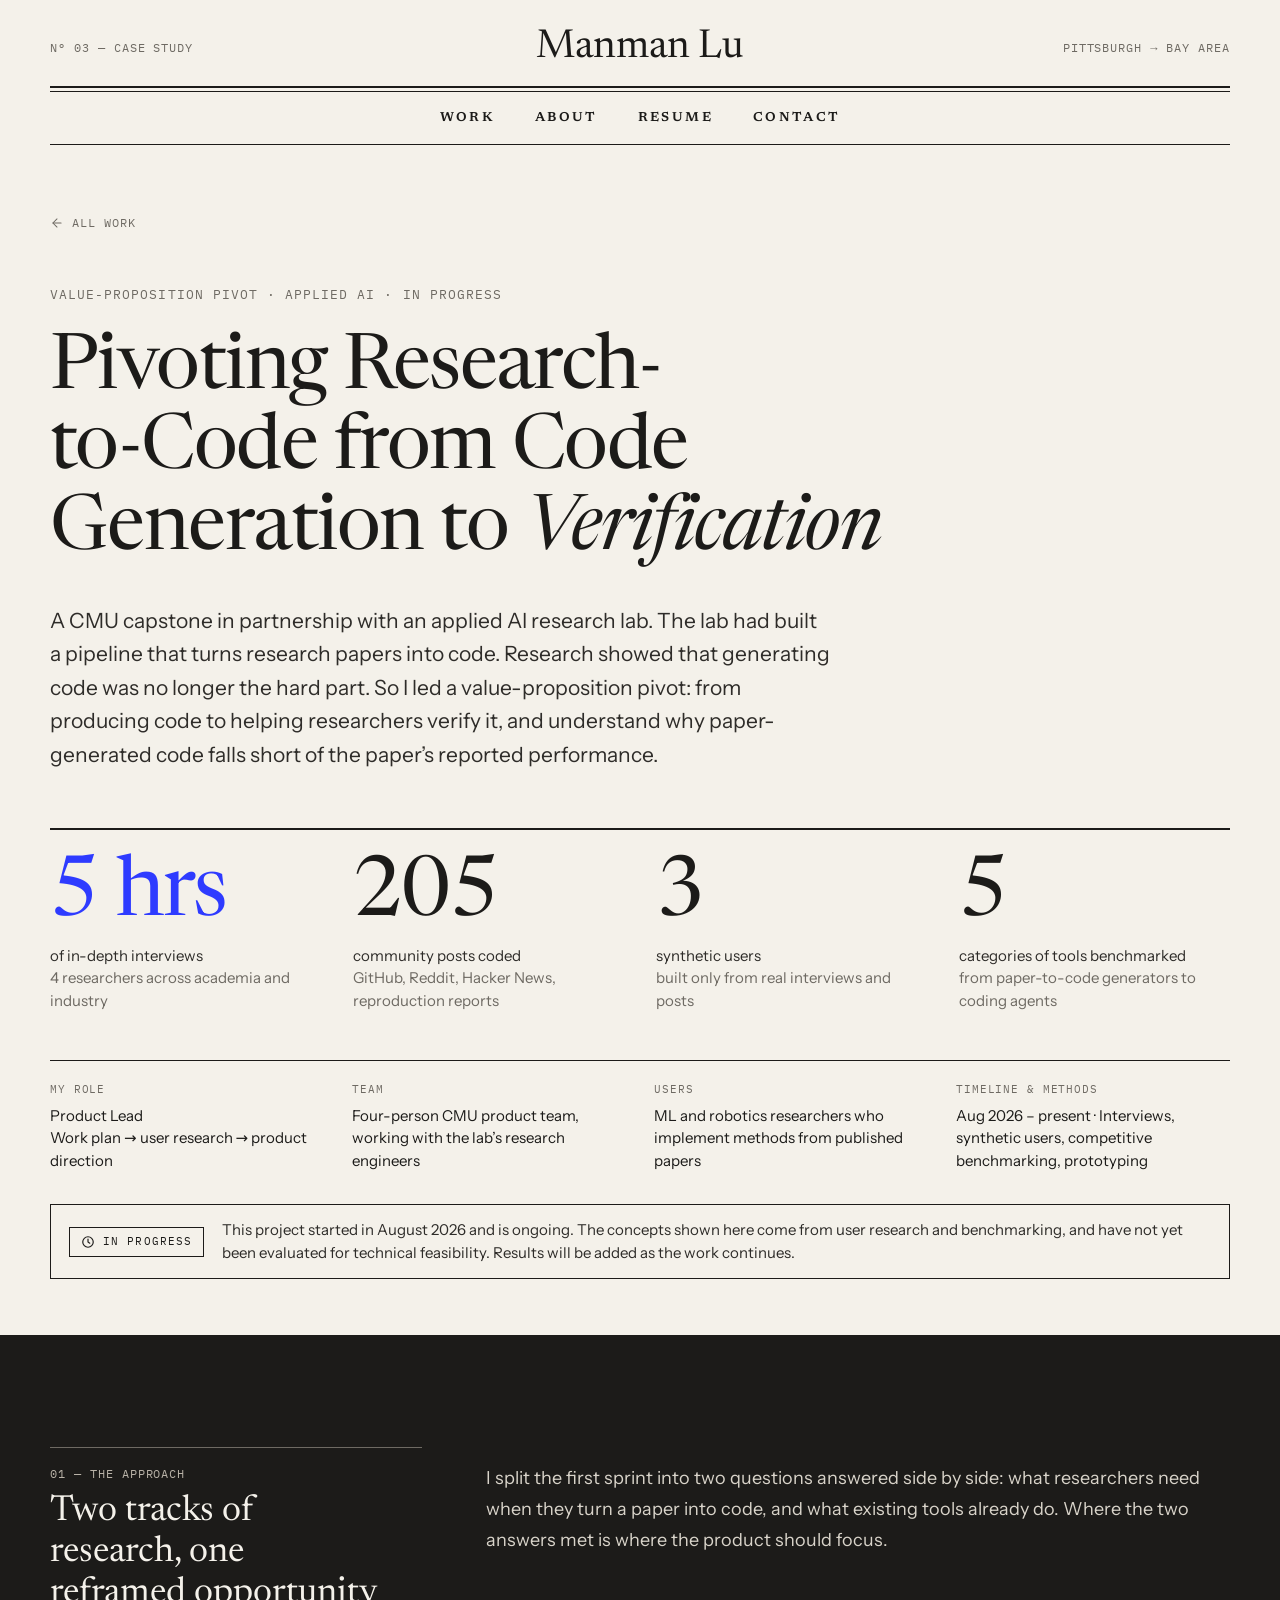
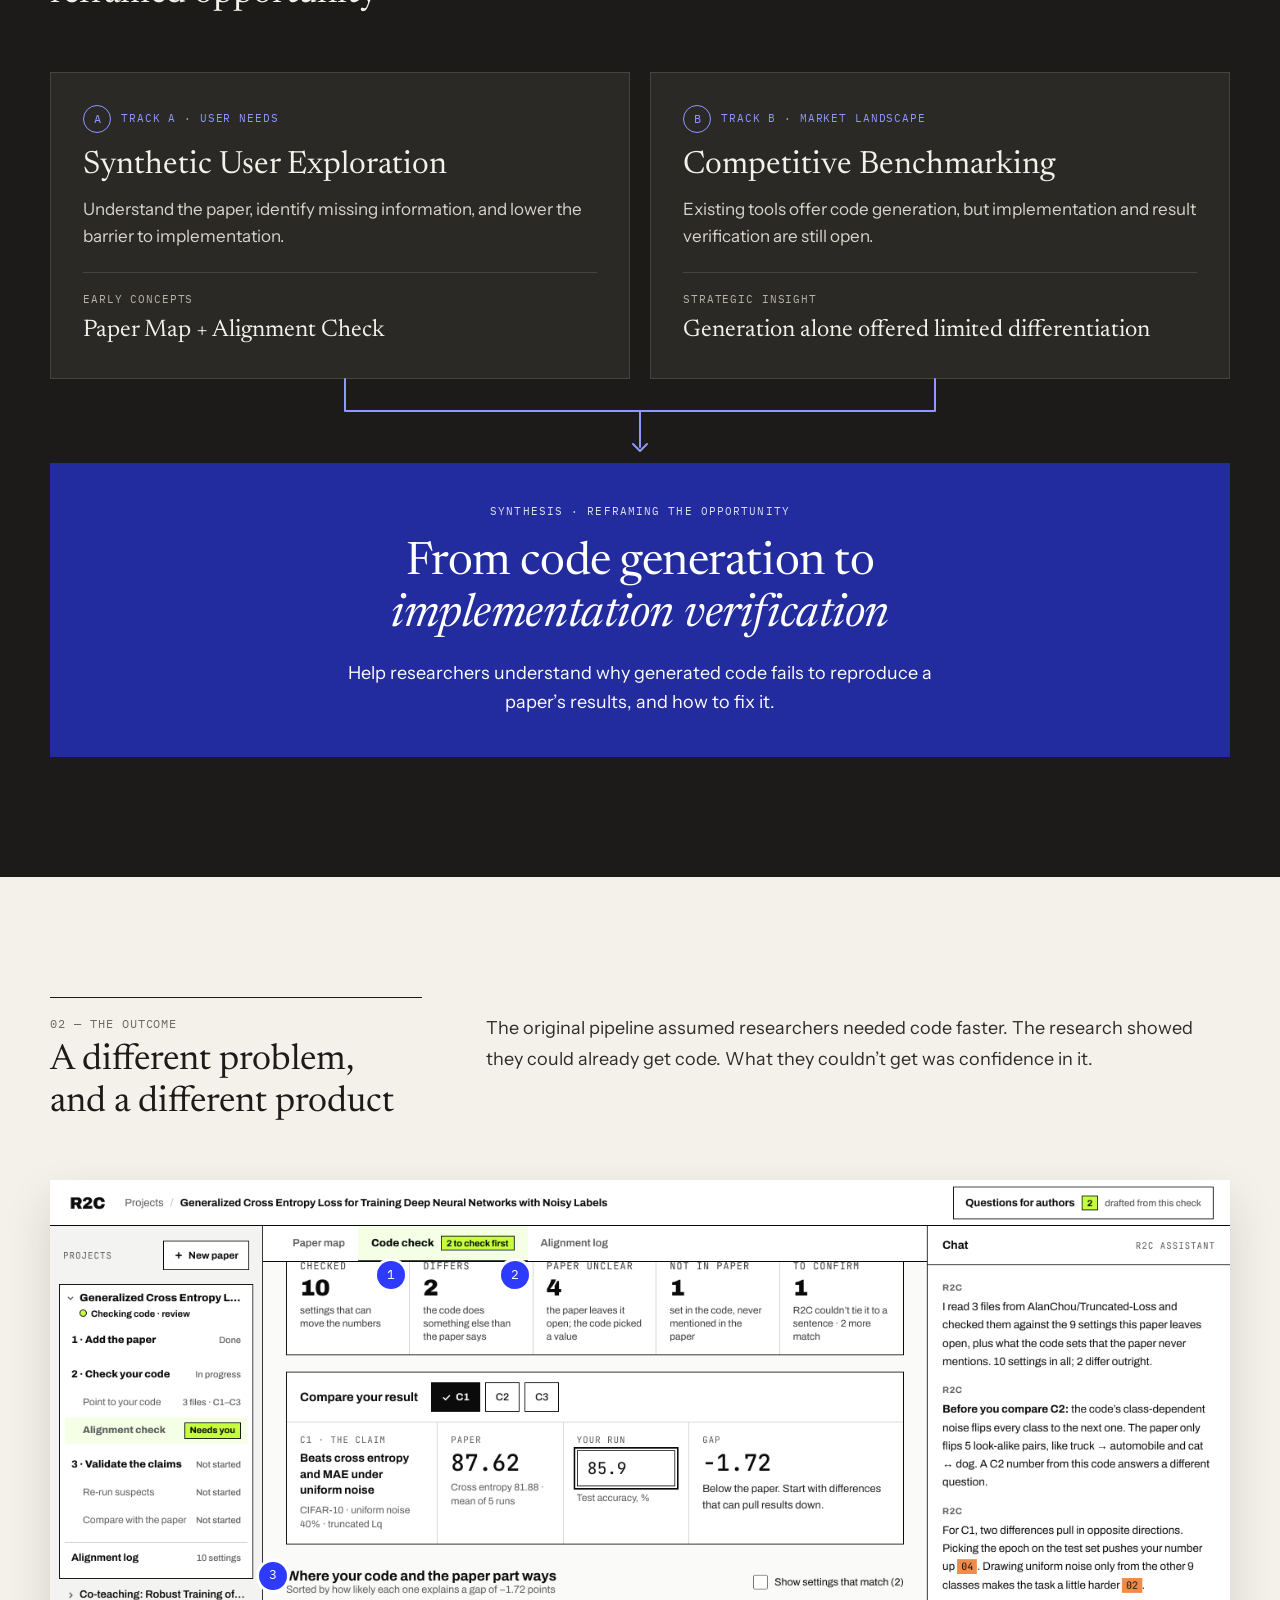
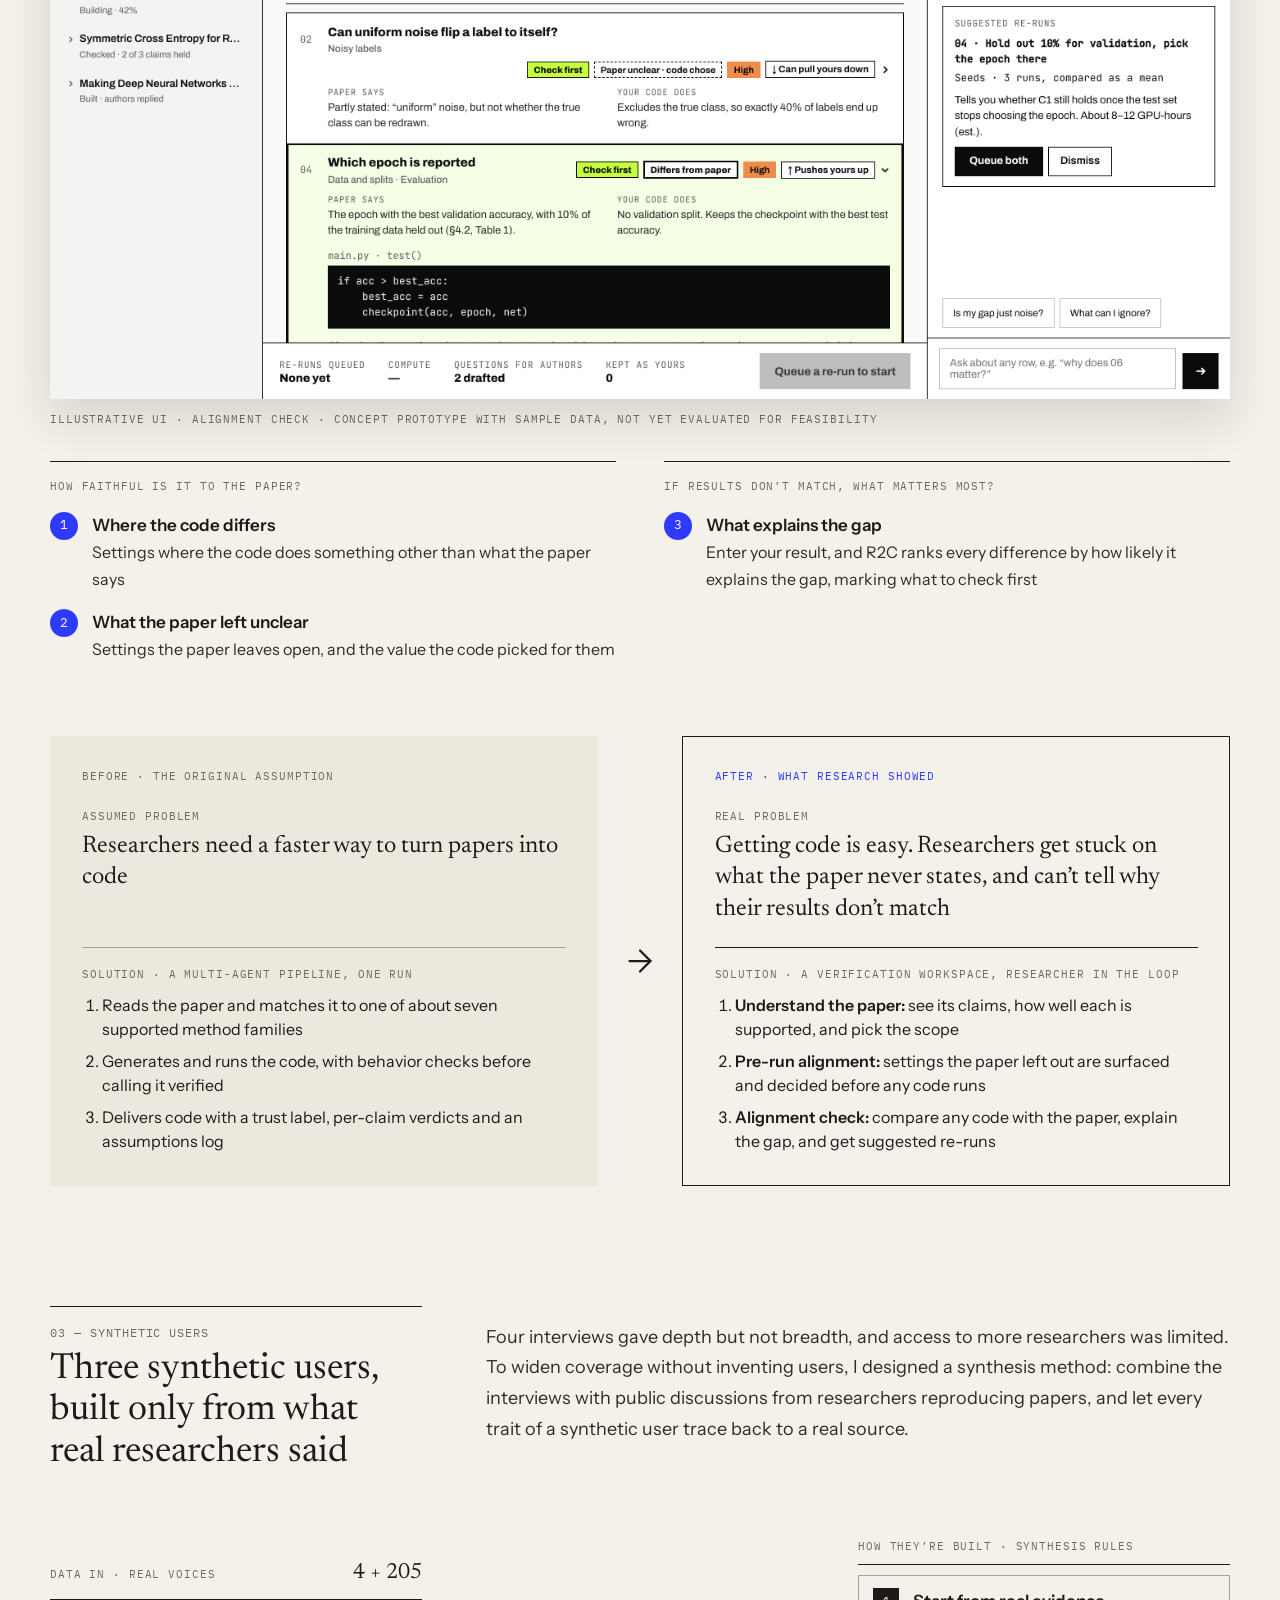
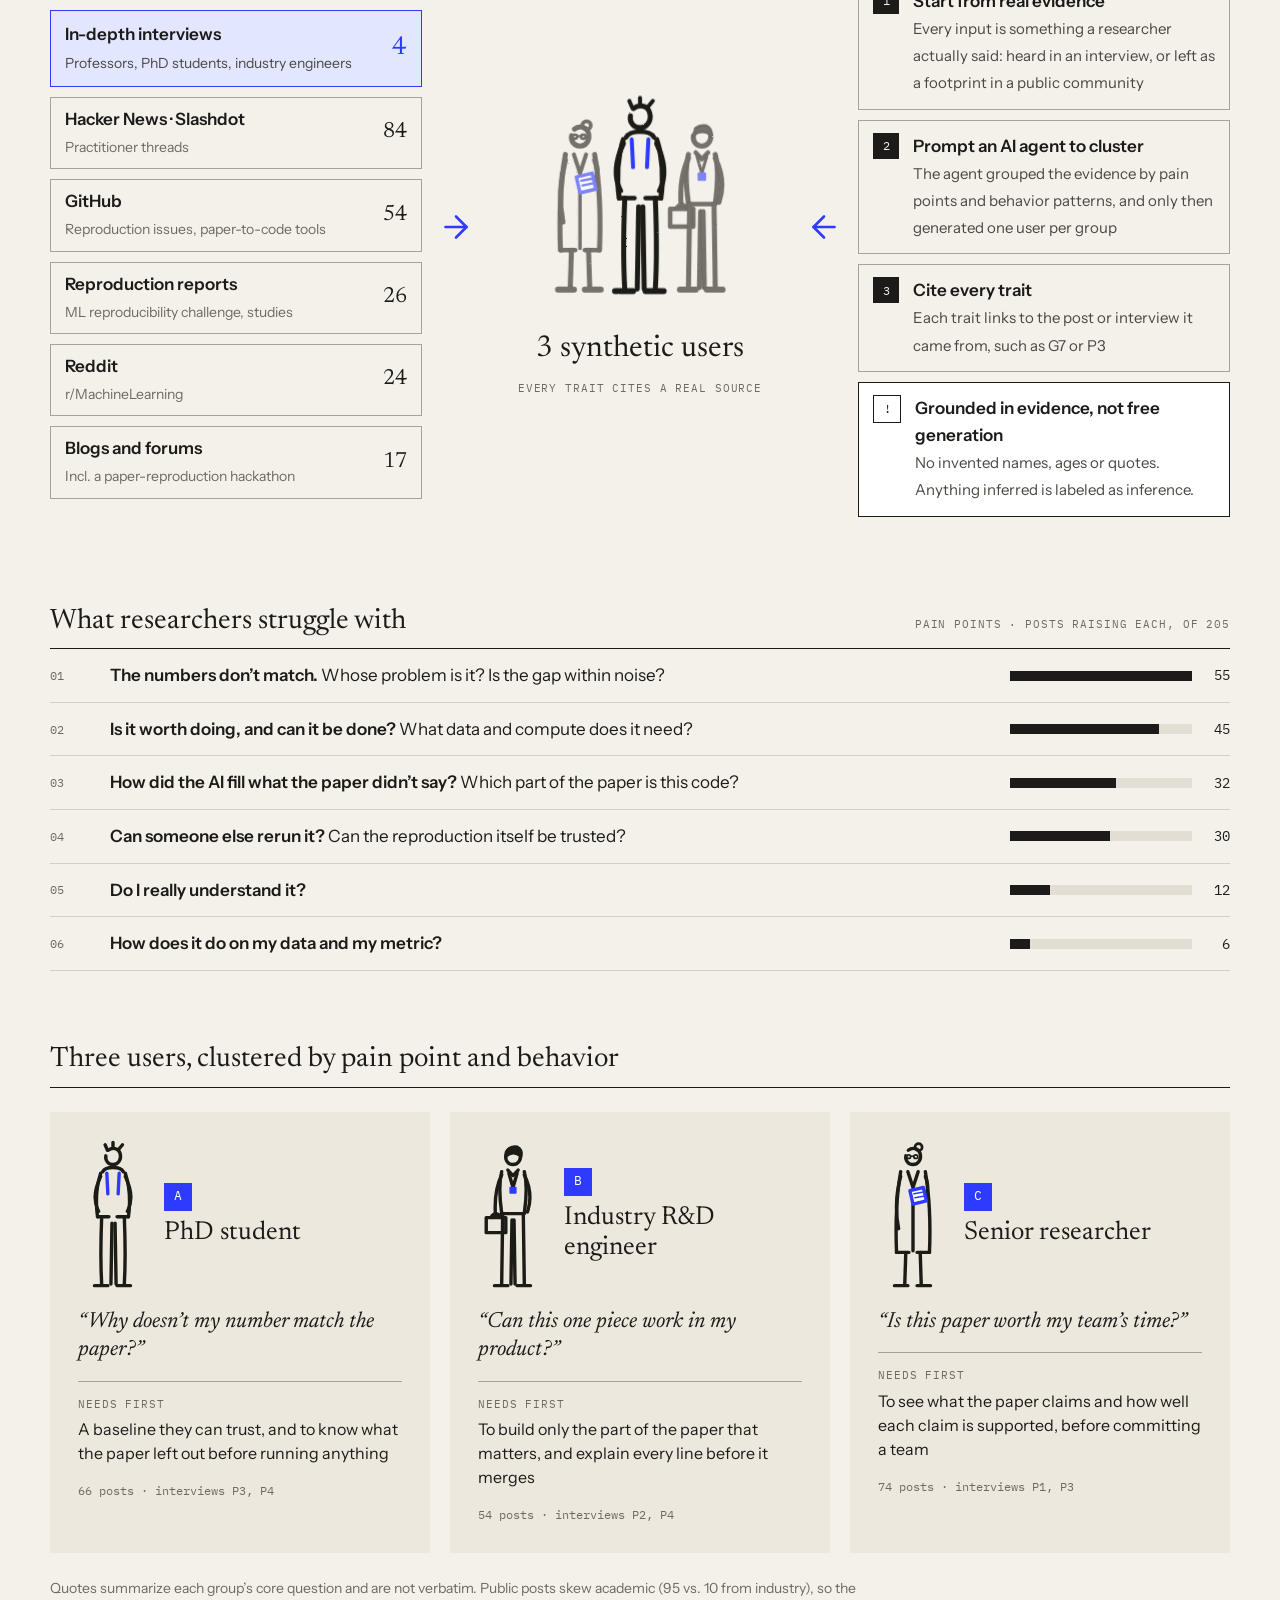
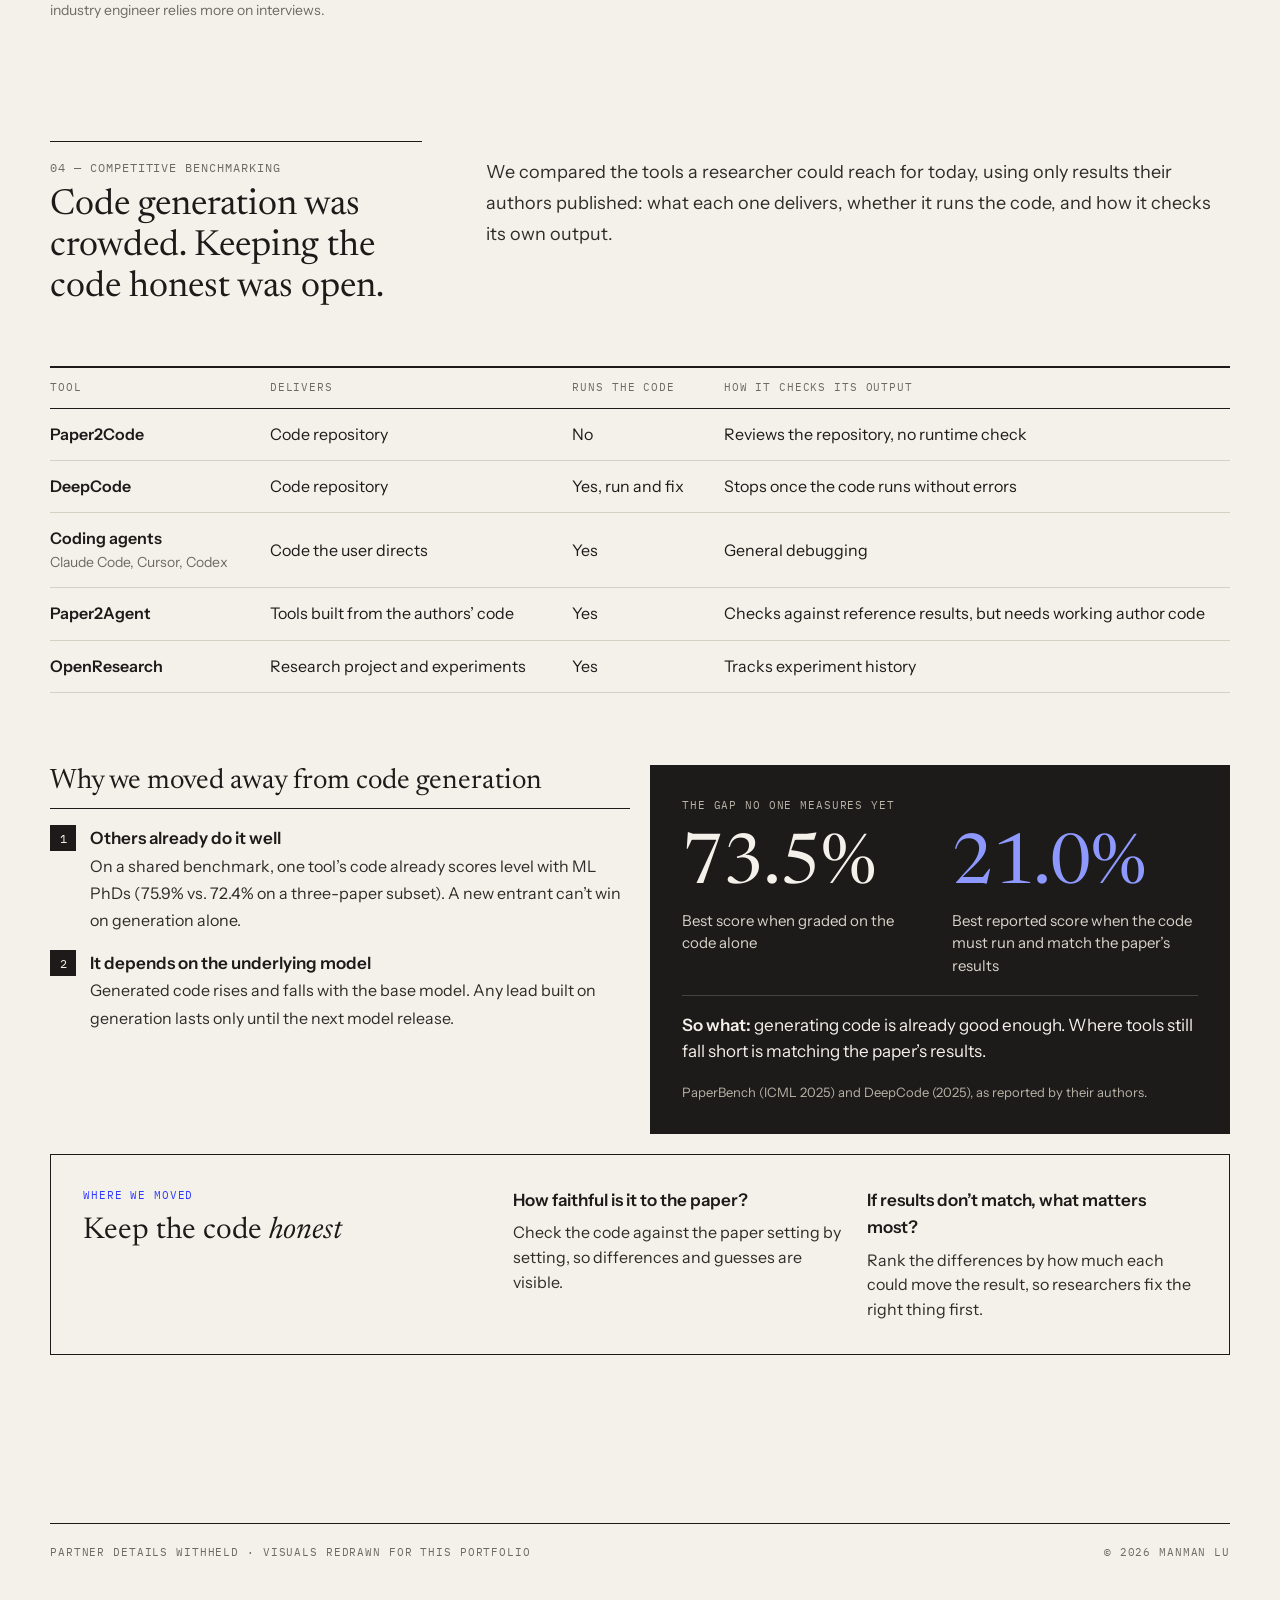
<file: manman-portfolio/case-research-to-code.html>
<!doctype html>
<html lang="en">
<head>
<meta charset="utf-8">
<meta name="viewport" content="width=device-width, initial-scale=1">
<title>Case 03 — Research-to-Code</title>
<meta name="description" content="Manman Lu — AI Product Manager. Product thinking, human understanding, AI building.">
<meta property="og:title" content="Case 03 — Research-to-Code">
<meta property="og:description" content="Manman Lu — AI Product Manager. Product thinking, human understanding, AI building.">
<link rel="stylesheet" href="fonts/fonts.css">
<style>
body{margin:0;background:#F4F1EA}
a{color:#1C1B19}a:hover{color:#000000}
.merge-wide{display:block}
.fig-sm path,.fig-sm circle{stroke-width:3.4px}
.ba-grid{display:grid;grid-template-columns:minmax(0,1fr) auto minmax(0,1fr);grid-template-rows:auto auto auto;column-gap:20px}
.ba-card{display:grid;grid-row:span 3;grid-template-rows:subgrid;row-gap:22px}
.ba-arrow{grid-row:1 / span 3}
.ba-grid > :nth-child(1){grid-column:1;grid-row:1 / span 3}
.ba-grid > :nth-child(2){grid-column:2}
.ba-grid > :nth-child(3){grid-column:3;grid-row:1 / span 3}
@media (max-width: 760px){.ba-grid{grid-template-columns:minmax(0,1fr);grid-template-rows:none;row-gap:12px}.ba-grid > *{grid-column:1 !important;grid-row:auto !important}.ba-card{grid-template-rows:none}}
.fig-sm path[stroke-width="2.6"],.fig-sm path[stroke-width="2.4"]{stroke-width:1.6px}
.merge-narrow{display:none}
@media (max-width: 760px){.merge-wide{display:none}.merge-narrow{display:flex}}
@media (max-width: 1060px){.flow-arrow{transform:rotate(90deg)}.syn-flow{flex-direction:column;align-items:stretch !important}}
</style>
</head>
<body>
<div style="background: #F4F1EA; color: #1C1B19; font-family: 'Instrument Sans', system-ui, sans-serif; font-size: 17px; line-height: 1.6; min-height: 100vh; overflow-x: clip">

<!-- MASTHEAD -->
<header style="max-width: 1180px; margin: 0 auto; padding: 28px 24px 0">
<div style="display: flex; flex-wrap: wrap; gap: 12px; justify-content: space-between; align-items: center; padding-bottom: 18px">
<p style="margin: 0; flex: 1 1 200px; font-family: 'IBM Plex Mono', monospace; font-size: 12px; letter-spacing: 0.08em; text-transform: uppercase; color: #6E6A63">N° 03 — Case Study</p>
<a href="index.html" style="flex: 0 0 auto; font-family: 'Newsreader', Georgia, serif; font-size: 40px; line-height: 1; letter-spacing: -0.01em; text-decoration: none; color: #1C1B19">Manman Lu</a>
<p style="margin: 0; flex: 1 1 200px; text-align: right; font-family: 'IBM Plex Mono', monospace; font-size: 12px; letter-spacing: 0.08em; text-transform: uppercase; color: #6E6A63">Pittsburgh → Bay Area</p>
</div>
<div style="border-top: 2px solid #1C1B19; border-bottom: 1px solid #1C1B19; height: 3px"></div>
<nav aria-label="Main" style="display: flex; flex-wrap: wrap; justify-content: center; gap: 4px 40px; padding: 4px 0; border-bottom: 1px solid #1C1B19; font-family: 'Newsreader', Georgia, serif; font-size: 13px; font-weight: 600; letter-spacing: 0.18em; text-transform: uppercase">
<a href="index.html" style="text-decoration: none; display: inline-flex; align-items: center; min-height: 44px">Work</a>
<a href="index.html" style="text-decoration: none; display: inline-flex; align-items: center; min-height: 44px">About</a>
<a href="resume.html" style="text-decoration: none; display: inline-flex; align-items: center; min-height: 44px">Resume</a>
<a href="index.html" style="text-decoration: none; display: inline-flex; align-items: center; min-height: 44px">Contact</a>
</nav>
</header>

<!-- ========== CASE OUTLINE ========== -->
<section id="top" style="max-width: 1180px; margin: 0 auto; padding: 56px 24px 56px">
<a href="index.html" style="display: inline-flex; align-items: center; gap: 8px; min-height: 44px; font-family: 'IBM Plex Mono', monospace; font-size: 12px; letter-spacing: 0.08em; text-transform: uppercase; color: #6E6A63; text-decoration: none"><svg aria-hidden="true" style="width: 14px; height: 14px" xmlns="http://www.w3.org/2000/svg" viewBox="0 0 24 24" fill="none" stroke="currentColor" stroke-width="1.75" stroke-linecap="round" stroke-linejoin="round"><path d="M19 12H5"></path><path d="m12 19-7-7 7-7"></path></svg>All work</a>
<p style="margin: 40px 0 24px; font-family: 'IBM Plex Mono', monospace; font-size: 13px; letter-spacing: 0.08em; text-transform: uppercase; color: #6E6A63">Value-proposition pivot · Applied AI · In progress</p>
<h1 style="margin: 0; max-width: 1040px; font-family: 'Newsreader', Georgia, serif; font-weight: 400; font-size: clamp(38px, 6vw, 80px); line-height: 1.05; letter-spacing: -0.02em; text-wrap: balance">Pivoting Research-to-Code from Code Generation to <span style="font-style: italic">Verification</span></h1>
<p style="margin: 32px 0 0; max-width: 780px; font-size: 21px; line-height: 1.6; color: #2E2C29">A CMU capstone in partnership with an applied AI research lab. The lab had built a pipeline that turns research papers into code. Research showed that generating code was no longer the hard part. So I led a value-proposition pivot: from producing code to helping researchers verify it, and understand why paper-generated code falls short of the paper’s reported performance.</p>

<!-- Scale strip -->
<div style="margin-top: 56px; display: grid; grid-template-columns: repeat(auto-fit, minmax(min(100%, 240px), 1fr)); gap: 32px; border-top: 2px solid #1C1B19; padding-top: 24px">
<div>
<p style="margin: 0 0 8px; font-family: 'Newsreader', Georgia, serif; font-size: clamp(56px, 6.5vw, 88px); line-height: 1; letter-spacing: -0.02em; color: #2E3BFF">5 hrs</p>
<p style="margin: 0; font-size: 15px; line-height: 1.5; color: #2E2C29">of in-depth interviews<br><span style="color: #6E6A63">4 researchers across academia and industry</span></p>
</div>
<div>
<p style="margin: 0 0 8px; font-family: 'Newsreader', Georgia, serif; font-size: clamp(56px, 6.5vw, 88px); line-height: 1; letter-spacing: -0.02em">205</p>
<p style="margin: 0; font-size: 15px; line-height: 1.5; color: #2E2C29">community posts coded<br><span style="color: #6E6A63">GitHub, Reddit, Hacker News, reproduction reports</span></p>
</div>
<div>
<p style="margin: 0 0 8px; font-family: 'Newsreader', Georgia, serif; font-size: clamp(56px, 6.5vw, 88px); line-height: 1; letter-spacing: -0.02em">3</p>
<p style="margin: 0; font-size: 15px; line-height: 1.5; color: #2E2C29">synthetic users<br><span style="color: #6E6A63">built only from real interviews and posts</span></p>
</div>
<div>
<p style="margin: 0 0 8px; font-family: 'Newsreader', Georgia, serif; font-size: clamp(56px, 6.5vw, 88px); line-height: 1; letter-spacing: -0.02em">5</p>
<p style="margin: 0; font-size: 15px; line-height: 1.5; color: #2E2C29">categories of tools benchmarked<br><span style="color: #6E6A63">from paper-to-code generators to coding agents</span></p>
</div>
</div>

<!-- Meta -->
<div style="margin-top: 48px; display: grid; grid-template-columns: repeat(auto-fit, minmax(min(100%, 190px), 1fr)); gap: 28px; border-top: 1px solid #1C1B19; padding-top: 20px">
<div><p style="margin: 0 0 6px; font-family: 'IBM Plex Mono', monospace; font-size: 11px; letter-spacing: 0.08em; text-transform: uppercase; color: #6E6A63">My role</p><p style="margin: 0; font-size: 15px; line-height: 1.5">Product Lead<br>Work plan → user research → product direction</p></div>
<div><p style="margin: 0 0 6px; font-family: 'IBM Plex Mono', monospace; font-size: 11px; letter-spacing: 0.08em; text-transform: uppercase; color: #6E6A63">Team</p><p style="margin: 0; font-size: 15px; line-height: 1.5">Four-person CMU product team, working with the lab’s research engineers</p></div>
<div><p style="margin: 0 0 6px; font-family: 'IBM Plex Mono', monospace; font-size: 11px; letter-spacing: 0.08em; text-transform: uppercase; color: #6E6A63">Users</p><p style="margin: 0; font-size: 15px; line-height: 1.5">ML and robotics researchers who implement methods from published papers</p></div>
<div><p style="margin: 0 0 6px; font-family: 'IBM Plex Mono', monospace; font-size: 11px; letter-spacing: 0.08em; text-transform: uppercase; color: #6E6A63">Timeline &amp; methods</p><p style="margin: 0; font-size: 15px; line-height: 1.5">Aug 2026 – present · Interviews, synthetic users, competitive benchmarking, prototyping</p></div>
</div>
<div style="margin-top: 32px; display: flex; flex-wrap: wrap; gap: 10px 18px; align-items: center; padding: 14px 18px; border: 1px solid #1C1B19">
<span style="flex: none; display: inline-flex; align-items: center; gap: 8px; border: 1px solid #1C1B19; padding: 5px 11px; font-family: 'IBM Plex Mono', monospace; font-size: 11px; letter-spacing: 0.1em; text-transform: uppercase"><svg aria-hidden="true" style="width: 14px; height: 14px" xmlns="http://www.w3.org/2000/svg" viewBox="0 0 24 24" fill="none" stroke="currentColor" stroke-width="2" stroke-linecap="round" stroke-linejoin="round"><circle cx="12" cy="12" r="9"></circle><path d="M12 7v5l3 2"></path></svg>In progress</span>
<p style="margin: 0; flex: 1 1 360px; min-width: 0; font-size: 15px; line-height: 1.5; color: #2E2C29">This project started in August 2026 and is ongoing. The concepts shown here come from user research and benchmarking, and have not yet been evaluated for technical feasibility. Results will be added as the work continues.</p>
</div>
</section>

<!-- ========== TWO TRACKS → ONE REFRAME ========== -->
<section id="approach" style="background: #1C1B19; color: #F4F1EA">
<div style="max-width: 1180px; margin: 0 auto; padding: 112px 24px 120px">
<div style="display: flex; flex-wrap: wrap; gap: 24px 64px; align-items: flex-start; margin-bottom: 56px">
<div style="flex: 1 1 260px; min-width: 0; border-top: 1px solid #6E6A63; padding-top: 16px">
<p style="margin: 0 0 8px; font-family: 'IBM Plex Mono', monospace; font-size: 12px; letter-spacing: 0.08em; text-transform: uppercase; color: #B8B2A7">01 — The approach</p>
<h2 style="margin: 0; font-family: 'Newsreader', Georgia, serif; font-weight: 400; font-size: 36px; line-height: 1.15; text-wrap: balance">Two tracks of research, one reframed opportunity</h2>
</div>
<div style="flex: 2 1 520px; min-width: 0; padding-top: 16px; font-size: 18px; line-height: 1.7; color: #D9D4CA">
<p style="margin: 0">I split the first sprint into two questions answered side by side: what researchers need when they turn a paper into code, and what existing tools already do. Where the two answers met is where the product should focus.</p>
</div>
</div>

<!-- Tracks -->
<div style="display: flex; flex-wrap: wrap; align-items: stretch; gap: 20px">
<div style="flex: 1 1 380px; min-width: 0; background: #2A2926; border: 1px solid #46443F; padding: 32px; box-sizing: border-box; display: flex; flex-direction: column; gap: 22px">
<div>
<p style="margin: 0 0 14px; display: flex; align-items: center; gap: 10px; font-family: 'IBM Plex Mono', monospace; font-size: 11px; letter-spacing: 0.08em; text-transform: uppercase; color: #8E99FF"><span style="display: inline-flex; align-items: center; justify-content: center; width: 26px; height: 26px; border: 1.5px solid #8E99FF; border-radius: 50%; font-size: 12px; letter-spacing: 0">A</span>Track A · User needs</p>
<p style="margin: 0 0 12px; font-family: 'Newsreader', Georgia, serif; font-size: 32px; line-height: 1.15">Synthetic User Exploration</p>
<p style="margin: 0; font-size: 17px; line-height: 1.6; color: #D9D4CA">Understand the paper, identify missing information, and lower the barrier to implementation.</p>
</div>
<div style="border-top: 1px solid #46443F; padding-top: 18px">
<p style="margin: 0 0 6px; font-family: 'IBM Plex Mono', monospace; font-size: 11px; letter-spacing: 0.08em; text-transform: uppercase; color: #B8B2A7">Early concepts</p>
<p style="margin: 0; font-family: 'Newsreader', Georgia, serif; font-size: 24px; line-height: 1.3">Paper Map + Alignment Check</p>
</div>
</div>

<div style="flex: 1 1 380px; min-width: 0; background: #2A2926; border: 1px solid #46443F; padding: 32px; box-sizing: border-box; display: flex; flex-direction: column; gap: 22px">
<div>
<p style="margin: 0 0 14px; display: flex; align-items: center; gap: 10px; font-family: 'IBM Plex Mono', monospace; font-size: 11px; letter-spacing: 0.08em; text-transform: uppercase; color: #8E99FF"><span style="display: inline-flex; align-items: center; justify-content: center; width: 26px; height: 26px; border: 1.5px solid #8E99FF; border-radius: 50%; font-size: 12px; letter-spacing: 0">B</span>Track B · Market landscape</p>
<p style="margin: 0 0 12px; font-family: 'Newsreader', Georgia, serif; font-size: 32px; line-height: 1.15">Competitive Benchmarking</p>
<p style="margin: 0; font-size: 17px; line-height: 1.6; color: #D9D4CA">Existing tools offer code generation, but implementation and result verification are still open.</p>
</div>
<div style="border-top: 1px solid #46443F; padding-top: 18px">
<p style="margin: 0 0 6px; font-family: 'IBM Plex Mono', monospace; font-size: 11px; letter-spacing: 0.08em; text-transform: uppercase; color: #B8B2A7">Strategic insight</p>
<p style="margin: 0; font-family: 'Newsreader', Georgia, serif; font-size: 24px; line-height: 1.3">Generation alone offered limited differentiation</p>
</div>
</div>
</div>

<!-- Merge connector -->
<div class="merge-wide" aria-hidden="true" style="height: 72px; position: relative">
<svg style="position: absolute; inset: 0; width: 100%; height: 100%; overflow: visible" viewBox="0 0 1000 72" preserveAspectRatio="none" fill="none" stroke="#8E99FF" stroke-width="2" stroke-linecap="round" stroke-linejoin="round"><path d="M250 0 V32 H750 V0" vector-effect="non-scaling-stroke"></path><path d="M500 32 V68" vector-effect="non-scaling-stroke"></path></svg>
<svg style="position: absolute; left: 50%; bottom: -2px; width: 18px; height: 11px; transform: translateX(-50%); overflow: visible" viewBox="0 0 18 11" fill="none" stroke="#8E99FF" stroke-width="2" stroke-linecap="round" stroke-linejoin="round"><path d="M2 2 L9 9 L16 2"></path></svg>
</div>
<div class="merge-narrow" aria-hidden="true" style="justify-content: center; padding: 16px 0">
<svg style="width: 28px; height: 28px; color: #8E99FF" xmlns="http://www.w3.org/2000/svg" viewBox="0 0 24 24" fill="none" stroke="currentColor" stroke-width="2" stroke-linecap="round" stroke-linejoin="round"><path d="M12 5v14"></path><path d="m19 12-7 7-7-7"></path></svg>
</div>

<!-- Synthesis -->
<div style="margin-top: 12px; background: #232C9E; color: #FFFFFF; padding: 40px 32px; box-sizing: border-box; text-align: center; display: flex; flex-direction: column; align-items: center; gap: 18px">
<p style="margin: 0; font-family: 'IBM Plex Mono', monospace; font-size: 11px; letter-spacing: 0.1em; text-transform: uppercase; opacity: 0.85">Synthesis · Reframing the opportunity</p>
<p style="margin: 0; max-width: 880px; font-family: 'Newsreader', Georgia, serif; font-size: clamp(28px, 3.6vw, 46px); line-height: 1.12; letter-spacing: -0.01em; text-wrap: balance">From code generation to <span style="font-style: italic">implementation verification</span></p>
<p style="margin: 0; max-width: 640px; font-size: 18px; line-height: 1.6">Help researchers understand why generated code fails to reproduce a paper’s results, and how to fix it.</p>
</div>
</div>
</section>

<!-- ========== OUTCOME ========== -->
<section id="outcome" style="max-width: 1180px; margin: 0 auto; padding: 120px 24px 0">
<div style="display: flex; flex-wrap: wrap; gap: 24px 64px; align-items: flex-start; margin-bottom: 56px">
<div style="flex: 1 1 260px; min-width: 0; border-top: 1px solid #1C1B19; padding-top: 16px">
<p style="margin: 0 0 8px; font-family: 'IBM Plex Mono', monospace; font-size: 12px; letter-spacing: 0.08em; text-transform: uppercase; color: #6E6A63">02 — The outcome</p>
<h2 style="margin: 0; font-family: 'Newsreader', Georgia, serif; font-weight: 400; font-size: 36px; line-height: 1.15; text-wrap: balance">A different problem, and a different product</h2>
</div>
<div style="flex: 2 1 520px; min-width: 0; padding-top: 16px; font-size: 18px; line-height: 1.7; color: #2E2C29">
<p style="margin: 0">The original pipeline assumed researchers needed code faster. The research showed they could already get code. What they couldn’t get was confidence in it.</p>
</div>
</div>

<!-- Product UI -->
<figure style="margin: 0">
<div style="position: relative">
<img src="assets/5d32e48146628a6c16e5d56a51eeac7c.png" alt="R2C prototype: Alignment check after the researcher enters their result. Tiles count settings that differ from the paper or that the paper leaves unclear, and below, the differences are ranked by how likely each explains a 1.72-point gap, with the top ones marked Check first" style="display: block; width: 100%; height: auto; aspect-ratio: 36 / 25; box-shadow: 0 1.2em 2.6em rgba(28, 27, 25, 0.14)">
<span aria-hidden="true" style="position: absolute; left: 28.9%; top: 11.6%; width: 28px; height: 28px; transform: translate(-50%, -50%); border-radius: 50%; background: #2E3BFF; color: #FFFFFF; display: flex; align-items: center; justify-content: center; font-family: 'IBM Plex Mono', monospace; font-size: 13px; box-shadow: 0 0 0 3px #FFFFFF">1</span>
<span aria-hidden="true" style="position: absolute; left: 39.4%; top: 11.6%; width: 28px; height: 28px; transform: translate(-50%, -50%); border-radius: 50%; background: #2E3BFF; color: #FFFFFF; display: flex; align-items: center; justify-content: center; font-family: 'IBM Plex Mono', monospace; font-size: 13px; box-shadow: 0 0 0 3px #FFFFFF">2</span>
<span aria-hidden="true" style="position: absolute; left: 18.9%; top: 48.3%; width: 28px; height: 28px; transform: translate(-50%, -50%); border-radius: 50%; background: #2E3BFF; color: #FFFFFF; display: flex; align-items: center; justify-content: center; font-family: 'IBM Plex Mono', monospace; font-size: 13px; box-shadow: 0 0 0 3px #FFFFFF">3</span>
</div>
<figcaption style="margin-top: 12px; font-family: 'IBM Plex Mono', monospace; font-size: 11px; letter-spacing: 0.08em; text-transform: uppercase; color: #6E6A63">Illustrative UI · Alignment check · Concept prototype with sample data, not yet evaluated for feasibility</figcaption>
</figure>
<div style="margin-top: 32px; display: grid; grid-template-columns: repeat(auto-fit, minmax(min(100%, 380px), 1fr)); gap: 28px 48px">
<div style="display: flex; flex-direction: column; gap: 16px; border-top: 1px solid #1C1B19; padding-top: 16px">
<p style="margin: 0; font-family: 'IBM Plex Mono', monospace; font-size: 11px; letter-spacing: 0.08em; text-transform: uppercase; color: #6E6A63">How faithful is it to the paper?</p>
<div style="display: flex; gap: 14px; align-items: flex-start">
<span style="flex: none; width: 28px; height: 28px; border-radius: 50%; background: #2E3BFF; color: #FFFFFF; display: inline-flex; align-items: center; justify-content: center; font-family: 'IBM Plex Mono', monospace; font-size: 13px">1</span>
<span style="min-width: 0"><b style="font-weight: 600">Where the code differs</b><br><span style="font-size: 16px; line-height: 1.55; color: #2E2C29">Settings where the code does something other than what the paper says</span></span>
</div>
<div style="display: flex; gap: 14px; align-items: flex-start">
<span style="flex: none; width: 28px; height: 28px; border-radius: 50%; background: #2E3BFF; color: #FFFFFF; display: inline-flex; align-items: center; justify-content: center; font-family: 'IBM Plex Mono', monospace; font-size: 13px">2</span>
<span style="min-width: 0"><b style="font-weight: 600">What the paper left unclear</b><br><span style="font-size: 16px; line-height: 1.55; color: #2E2C29">Settings the paper leaves open, and the value the code picked for them</span></span>
</div>
</div>
<div style="display: flex; flex-direction: column; gap: 16px; border-top: 1px solid #1C1B19; padding-top: 16px">
<p style="margin: 0; font-family: 'IBM Plex Mono', monospace; font-size: 11px; letter-spacing: 0.08em; text-transform: uppercase; color: #6E6A63">If results don’t match, what matters most?</p>
<div style="display: flex; gap: 14px; align-items: flex-start">
<span style="flex: none; width: 28px; height: 28px; border-radius: 50%; background: #2E3BFF; color: #FFFFFF; display: inline-flex; align-items: center; justify-content: center; font-family: 'IBM Plex Mono', monospace; font-size: 13px">3</span>
<span style="min-width: 0"><b style="font-weight: 600">What explains the gap</b><br><span style="font-size: 16px; line-height: 1.55; color: #2E2C29">Enter your result, and R2C ranks every difference by how likely it explains the gap, marking what to check first</span></span>
</div>
</div>
</div>

<!-- Before / after -->
<div class="ba-grid" style="margin-top: 72px">
<div class="ba-card" style="min-width: 0; background: #EDE8DD; padding: 32px; box-sizing: border-box">
<p style="margin: 0; font-family: 'IBM Plex Mono', monospace; font-size: 11px; letter-spacing: 0.08em; text-transform: uppercase; color: #6E6A63">Before · The original assumption</p>
<div>
<p style="margin: 0 0 6px; font-family: 'IBM Plex Mono', monospace; font-size: 11px; letter-spacing: 0.08em; text-transform: uppercase; color: #6E6A63">Assumed problem</p>
<p style="margin: 0; font-family: 'Newsreader', Georgia, serif; font-size: 24px; line-height: 1.3">Researchers need a faster way to turn papers into code</p>
</div>
<div style="border-top: 1px solid #A8A39A; padding-top: 18px">
<p style="margin: 0 0 10px; font-family: 'IBM Plex Mono', monospace; font-size: 11px; letter-spacing: 0.08em; text-transform: uppercase; color: #6E6A63">Solution · A multi-agent pipeline, one run</p>
<ol style="margin: 0; padding-left: 20px; display: flex; flex-direction: column; gap: 8px; font-size: 16px; line-height: 1.5">
<li>Reads the paper and matches it to one of about seven supported method families</li>
<li>Generates and runs the code, with behavior checks before calling it verified</li>
<li>Delivers code with a trust label, per-claim verdicts and an assumptions log</li>
</ol>
</div>
</div>
<div class="ba-arrow" style="display: flex; align-items: center; justify-content: center; padding: 0 4px">
<svg class="flow-arrow" aria-hidden="true" style="width: 36px; height: 36px; color: #1C1B19" xmlns="http://www.w3.org/2000/svg" viewBox="0 0 24 24" fill="none" stroke="currentColor" stroke-width="1.5" stroke-linecap="round" stroke-linejoin="round"><path d="M5 12h14"></path><path d="m12 5 7 7-7 7"></path></svg>
</div>
<div class="ba-card" style="min-width: 0; border: 1.5px solid #1C1B19; padding: 31.5px; box-sizing: border-box">
<p style="margin: 0; font-family: 'IBM Plex Mono', monospace; font-size: 11px; letter-spacing: 0.08em; text-transform: uppercase; color: #2E3BFF">After · What research showed</p>
<div>
<p style="margin: 0 0 6px; font-family: 'IBM Plex Mono', monospace; font-size: 11px; letter-spacing: 0.08em; text-transform: uppercase; color: #6E6A63">Real problem</p>
<p style="margin: 0; font-family: 'Newsreader', Georgia, serif; font-size: 24px; line-height: 1.3">Getting code is easy. Researchers get stuck on what the paper never states, and can’t tell why their results don’t match</p>
</div>
<div style="border-top: 1px solid #1C1B19; padding-top: 18px">
<p style="margin: 0 0 10px; font-family: 'IBM Plex Mono', monospace; font-size: 11px; letter-spacing: 0.08em; text-transform: uppercase; color: #6E6A63">Solution · A verification workspace, researcher in the loop</p>
<ol style="margin: 0; padding-left: 20px; display: flex; flex-direction: column; gap: 8px; font-size: 16px; line-height: 1.5">
<li><b style="font-weight: 600">Understand the paper:</b> see its claims, how well each is supported, and pick the scope</li>
<li><b style="font-weight: 600">Pre-run alignment:</b> settings the paper left out are surfaced and decided before any code runs</li>
<li><b style="font-weight: 600">Alignment check:</b> compare any code with the paper, explain the gap, and get suggested re-runs</li>
</ol>
</div>
</div>
</div>

</section>

<!-- ========== SYNTHETIC USERS ========== -->
<section id="synthetic-users" style="max-width: 1180px; margin: 0 auto; padding: 120px 24px 120px">
<div style="display: flex; flex-wrap: wrap; gap: 24px 64px; align-items: flex-start; margin-bottom: 64px">
<div style="flex: 1 1 260px; min-width: 0; border-top: 1px solid #1C1B19; padding-top: 16px">
<p style="margin: 0 0 8px; font-family: 'IBM Plex Mono', monospace; font-size: 12px; letter-spacing: 0.08em; text-transform: uppercase; color: #6E6A63">03 — Synthetic users</p>
<h2 style="margin: 0; font-family: 'Newsreader', Georgia, serif; font-weight: 400; font-size: 36px; line-height: 1.15; text-wrap: balance">Three synthetic users, built only from what real researchers said</h2>
</div>
<div style="flex: 2 1 520px; min-width: 0; padding-top: 16px; font-size: 18px; line-height: 1.7; color: #2E2C29">
<p style="margin: 0">Four interviews gave depth but not breadth, and access to more researchers was limited. To widen coverage without inventing users, I designed a synthesis method: combine the interviews with public discussions from researchers reproducing papers, and let every trait of a synthetic user trace back to a real source.</p>
</div>
</div>

<!-- Generation diagram: data in → synthetic users ← rules -->
<div class="syn-flow" style="display: flex; flex-wrap: wrap; align-items: center; justify-content: center; gap: 16px">

<!-- Left: data in -->
<div style="flex: 1 1 300px; min-width: 0; display: flex; flex-direction: column; gap: 10px">
<div style="display: flex; justify-content: space-between; align-items: baseline; gap: 12px; border-bottom: 1.5px solid #1C1B19; padding-bottom: 8px">
<p style="margin: 0; font-family: 'IBM Plex Mono', monospace; font-size: 11px; letter-spacing: 0.08em; text-transform: uppercase; color: #6E6A63">Data in · Real voices</p>
<p style="margin: 0; font-family: 'Newsreader', Georgia, serif; font-size: 22px; font-variant-numeric: tabular-nums">4 + 205</p>
</div>
<div style="display: flex; justify-content: space-between; align-items: center; gap: 12px; background: #E3E6FF; border: 1px solid #2E3BFF; padding: 10px 14px">
<span style="min-width: 0"><b style="font-weight: 600">In-depth interviews</b><br><span style="font-size: 14px; color: #4A4843">Professors, PhD students, industry engineers</span></span>
<span style="font-family: 'Newsreader', Georgia, serif; font-size: 26px; font-variant-numeric: tabular-nums; color: #2E3BFF">4</span>
</div>
<div style="display: flex; justify-content: space-between; align-items: center; gap: 12px; border: 1px solid #A8A39A; padding: 8px 14px">
<span style="min-width: 0"><b style="font-weight: 600">Hacker News · Slashdot</b><br><span style="font-size: 14px; color: #6E6A63">Practitioner threads</span></span>
<span style="font-family: 'Newsreader', Georgia, serif; font-size: 22px; font-variant-numeric: tabular-nums">84</span>
</div>
<div style="display: flex; justify-content: space-between; align-items: center; gap: 12px; border: 1px solid #A8A39A; padding: 8px 14px">
<span style="min-width: 0"><b style="font-weight: 600">GitHub</b><br><span style="font-size: 14px; color: #6E6A63">Reproduction issues, paper-to-code tools</span></span>
<span style="font-family: 'Newsreader', Georgia, serif; font-size: 22px; font-variant-numeric: tabular-nums">54</span>
</div>
<div style="display: flex; justify-content: space-between; align-items: center; gap: 12px; border: 1px solid #A8A39A; padding: 8px 14px">
<span style="min-width: 0"><b style="font-weight: 600">Reproduction reports</b><br><span style="font-size: 14px; color: #6E6A63">ML reproducibility challenge, studies</span></span>
<span style="font-family: 'Newsreader', Georgia, serif; font-size: 22px; font-variant-numeric: tabular-nums">26</span>
</div>
<div style="display: flex; justify-content: space-between; align-items: center; gap: 12px; border: 1px solid #A8A39A; padding: 8px 14px">
<span style="min-width: 0"><b style="font-weight: 600">Reddit</b><br><span style="font-size: 14px; color: #6E6A63">r/MachineLearning</span></span>
<span style="font-family: 'Newsreader', Georgia, serif; font-size: 22px; font-variant-numeric: tabular-nums">24</span>
</div>
<div style="display: flex; justify-content: space-between; align-items: center; gap: 12px; border: 1px solid #A8A39A; padding: 8px 14px">
<span style="min-width: 0"><b style="font-weight: 600">Blogs and forums</b><br><span style="font-size: 14px; color: #6E6A63">Incl. a paper-reproduction hackathon</span></span>
<span style="font-family: 'Newsreader', Georgia, serif; font-size: 22px; font-variant-numeric: tabular-nums">17</span>
</div>
</div>

<div style="flex: 0 0 auto; display: flex; justify-content: center">
<svg class="flow-arrow" aria-hidden="true" style="width: 36px; height: 36px; color: #2E3BFF" xmlns="http://www.w3.org/2000/svg" viewBox="0 0 24 24" fill="none" stroke="currentColor" stroke-width="1.75" stroke-linecap="round" stroke-linejoin="round"><path d="M5 12h14"></path><path d="m12 5 7 7-7 7"></path></svg>
</div>

<!-- Center: generated users -->
<div style="flex: 0 1 300px; min-width: 0; display: flex; flex-direction: column; align-items: center; gap: 14px; text-align: center">
<svg role="img" aria-label="Three brush-drawn researchers standing together representing three synthetic users" style="width: 100%; max-width: 320px; height: auto; overflow: visible" viewBox="0 0 320 280" fill="none"><defs><filter id="inkCtr" x="-15%" y="-10%" width="130%" height="120%"><feTurbulence type="fractalNoise" baseFrequency="0.6" numOctaves="2" seed="71" result="n1"></feTurbulence><feDisplacementMap in="SourceGraphic" in2="n1" scale="1.6" xChannelSelector="R" yChannelSelector="G" result="rough"></feDisplacementMap></filter></defs><g filter="url(#inkCtr)"><g transform="translate(46 64) scale(1.0)" opacity="0.6"><path d="M44 13 C49 9 57 10 59 17 C61 24 57 31 50 31 C44 31 40 26 41 20" fill="none" stroke="#1C1B19" stroke-width="5" stroke-linecap="round" stroke-linejoin="round" vector-effect="non-scaling-stroke"></path><circle cx="57" cy="9" r="4.5" fill="none" stroke="#1C1B19" stroke-width="4"></circle><path d="M42 21 C42 18 47 18 47 21 C47 24 42 24 42 21" fill="none" stroke="#1C1B19" stroke-width="2.6" stroke-linecap="round" stroke-linejoin="round" vector-effect="non-scaling-stroke"></path><path d="M51 21 C51 18 56 18 56 21 C56 24 51 24 51 21" fill="none" stroke="#1C1B19" stroke-width="2.6" stroke-linecap="round" stroke-linejoin="round" vector-effect="non-scaling-stroke"></path><path d="M47 20.5 L51 20.5" fill="none" stroke="#1C1B19" stroke-width="2.4" stroke-linecap="round" stroke-linejoin="round" vector-effect="non-scaling-stroke"></path><g transform="translate(50 0) scale(1.3 1) translate(-50 0)"><path d="M38 40 C34 70 33 110 34 142" fill="none" stroke="#1C1B19" stroke-width="5" stroke-linecap="round" stroke-linejoin="round" vector-effect="non-scaling-stroke"></path><path d="M62 40 C66 70 67 110 66 142" fill="none" stroke="#1C1B19" stroke-width="5" stroke-linecap="round" stroke-linejoin="round" vector-effect="non-scaling-stroke"></path><path d="M34 142 L46 142" fill="none" stroke="#1C1B19" stroke-width="4.5" stroke-linecap="round" stroke-linejoin="round" vector-effect="non-scaling-stroke"></path><path d="M54 142 L66 142" fill="none" stroke="#1C1B19" stroke-width="4.5" stroke-linecap="round" stroke-linejoin="round" vector-effect="non-scaling-stroke"></path><path d="M45 40 L50 60 L55 40" fill="none" stroke="#1C1B19" stroke-width="4" stroke-linecap="round" stroke-linejoin="round" vector-effect="non-scaling-stroke"></path><path d="M50 62 L50 140" fill="none" stroke="#1C1B19" stroke-width="3.5" stroke-linecap="round" stroke-linejoin="round" vector-effect="non-scaling-stroke"></path><path d="M38 46 C33 70 33 92 36 112" fill="none" stroke="#1C1B19" stroke-width="5" stroke-linecap="round" stroke-linejoin="round" vector-effect="non-scaling-stroke"></path><path d="M62 46 C67 62 63 72 55 75" fill="none" stroke="#1C1B19" stroke-width="5" stroke-linecap="round" stroke-linejoin="round" vector-effect="non-scaling-stroke"></path><path d="M47 64 L60 60 L63 77 L50 81 Z" fill="#FFFFFF" stroke="#2E3BFF" stroke-width="3.5" stroke-linecap="round" stroke-linejoin="round" vector-effect="non-scaling-stroke"></path><path d="M51 68 L59 66" fill="none" stroke="#2E3BFF" stroke-width="2.4" stroke-linecap="round" stroke-linejoin="round" vector-effect="non-scaling-stroke"></path><path d="M52 73 L60 71" fill="none" stroke="#2E3BFF" stroke-width="2.4" stroke-linecap="round" stroke-linejoin="round" vector-effect="non-scaling-stroke"></path><path d="M43 142 L42 182" fill="none" stroke="#1C1B19" stroke-width="5" stroke-linecap="round" stroke-linejoin="round" vector-effect="non-scaling-stroke"></path><path d="M57 142 L58 182" fill="none" stroke="#1C1B19" stroke-width="5" stroke-linecap="round" stroke-linejoin="round" vector-effect="non-scaling-stroke"></path><path d="M32 184 L45 184" fill="none" stroke="#1C1B19" stroke-width="6" stroke-linecap="round" stroke-linejoin="round" vector-effect="non-scaling-stroke"></path><path d="M54 184 L67 184" fill="none" stroke="#1C1B19" stroke-width="6" stroke-linecap="round" stroke-linejoin="round" vector-effect="non-scaling-stroke"></path></g></g><g transform="translate(176 64) scale(1.0)" opacity="0.6"><path d="M44 13 C49 9 57 10 59 17 C61 24 57 31 50 31 C44 31 40 26 41 20" fill="none" stroke="#1C1B19" stroke-width="5" stroke-linecap="round" stroke-linejoin="round" vector-effect="non-scaling-stroke"></path><path d="M41 20 C41 11 49 8 55 9 C60 11 61 16 60 20 C54 15 47 15 41 20 Z" fill="#1C1B19" stroke="#1C1B19" stroke-width="2" stroke-linecap="round" stroke-linejoin="round" vector-effect="non-scaling-stroke"></path><g transform="translate(50 0) scale(1.3 1) translate(-50 0)"><path d="M45 38 L50 45 L55 38" fill="none" stroke="#1C1B19" stroke-width="4.5" stroke-linecap="round" stroke-linejoin="round" vector-effect="non-scaling-stroke"></path><path d="M39 40 C36 56 37 74 39 92" fill="none" stroke="#1C1B19" stroke-width="5" stroke-linecap="round" stroke-linejoin="round" vector-effect="non-scaling-stroke"></path><path d="M61 40 C64 56 63 74 61 92" fill="none" stroke="#1C1B19" stroke-width="5" stroke-linecap="round" stroke-linejoin="round" vector-effect="non-scaling-stroke"></path><path d="M39 93 L61 93" fill="none" stroke="#1C1B19" stroke-width="4.5" stroke-linecap="round" stroke-linejoin="round" vector-effect="non-scaling-stroke"></path><path d="M46 42 L50 60 L54 42" fill="none" stroke="#1C1B19" stroke-width="3" stroke-linecap="round" stroke-linejoin="round" vector-effect="non-scaling-stroke"></path><rect x="46.5" y="59" width="7" height="9" rx="1" fill="#2E3BFF"></rect><path d="M39 44 C33 60 32 78 33 96" fill="none" stroke="#1C1B19" stroke-width="5" stroke-linecap="round" stroke-linejoin="round" vector-effect="non-scaling-stroke"></path><path d="M24 98 L43 98 L43 117 L24 117 Z" fill="none" stroke="#1C1B19" stroke-width="4.5" stroke-linecap="round" stroke-linejoin="round" vector-effect="non-scaling-stroke"></path><path d="M29 98 C29 92 38 92 38 98" fill="none" stroke="#1C1B19" stroke-width="3.5" stroke-linecap="round" stroke-linejoin="round" vector-effect="non-scaling-stroke"></path><path d="M61 44 C67 60 68 76 64 91" fill="none" stroke="#1C1B19" stroke-width="5" stroke-linecap="round" stroke-linejoin="round" vector-effect="non-scaling-stroke"></path><path d="M40 93 L39 182" fill="none" stroke="#1C1B19" stroke-width="5" stroke-linecap="round" stroke-linejoin="round" vector-effect="non-scaling-stroke"></path><path d="M49 101 L48 182" fill="none" stroke="#1C1B19" stroke-width="5" stroke-linecap="round" stroke-linejoin="round" vector-effect="non-scaling-stroke"></path><path d="M51 101 L52 182" fill="none" stroke="#1C1B19" stroke-width="5" stroke-linecap="round" stroke-linejoin="round" vector-effect="non-scaling-stroke"></path><path d="M60 93 L61 182" fill="none" stroke="#1C1B19" stroke-width="5" stroke-linecap="round" stroke-linejoin="round" vector-effect="non-scaling-stroke"></path><path d="M32 184 L45 184" fill="none" stroke="#1C1B19" stroke-width="6" stroke-linecap="round" stroke-linejoin="round" vector-effect="non-scaling-stroke"></path><path d="M54 184 L67 184" fill="none" stroke="#1C1B19" stroke-width="6" stroke-linecap="round" stroke-linejoin="round" vector-effect="non-scaling-stroke"></path></g></g><g transform="translate(103 40) scale(1.14)"><path d="M44 13 C49 9 57 10 59 17 C61 24 57 31 50 31 C44 31 40 26 41 20" fill="none" stroke="#1C1B19" stroke-width="5" stroke-linecap="round" stroke-linejoin="round" vector-effect="non-scaling-stroke"></path><path d="M43 13 L40 6" fill="none" stroke="#1C1B19" stroke-width="4" stroke-linecap="round" stroke-linejoin="round" vector-effect="non-scaling-stroke"></path><path d="M50 10 L50 3" fill="none" stroke="#1C1B19" stroke-width="4" stroke-linecap="round" stroke-linejoin="round" vector-effect="non-scaling-stroke"></path><path d="M57 12 L62 6" fill="none" stroke="#1C1B19" stroke-width="4" stroke-linecap="round" stroke-linejoin="round" vector-effect="non-scaling-stroke"></path><g transform="translate(50 0) scale(1.3 1) translate(-50 0)"><path d="M40 40 C43 33 57 33 60 40" fill="none" stroke="#1C1B19" stroke-width="4.5" stroke-linecap="round" stroke-linejoin="round" vector-effect="non-scaling-stroke"></path><path d="M38 42 C34 58 33 78 35 97" fill="none" stroke="#1C1B19" stroke-width="5" stroke-linecap="round" stroke-linejoin="round" vector-effect="non-scaling-stroke"></path><path d="M62 42 C66 58 67 78 65 97" fill="none" stroke="#1C1B19" stroke-width="5" stroke-linecap="round" stroke-linejoin="round" vector-effect="non-scaling-stroke"></path><path d="M35 97 L46 97" fill="none" stroke="#1C1B19" stroke-width="4.5" stroke-linecap="round" stroke-linejoin="round" vector-effect="non-scaling-stroke"></path><path d="M54 97 L65 97" fill="none" stroke="#1C1B19" stroke-width="4.5" stroke-linecap="round" stroke-linejoin="round" vector-effect="non-scaling-stroke"></path><path d="M38 46 C32 62 31 78 36 90" fill="none" stroke="#1C1B19" stroke-width="5" stroke-linecap="round" stroke-linejoin="round" vector-effect="non-scaling-stroke"></path><path d="M62 46 C68 62 69 78 64 90" fill="none" stroke="#1C1B19" stroke-width="5" stroke-linecap="round" stroke-linejoin="round" vector-effect="non-scaling-stroke"></path><path d="M44 42 L45 68" fill="none" stroke="#2E3BFF" stroke-width="4" stroke-linecap="round" stroke-linejoin="round" vector-effect="non-scaling-stroke"></path><path d="M56 42 L55 68" fill="none" stroke="#2E3BFF" stroke-width="4" stroke-linecap="round" stroke-linejoin="round" vector-effect="non-scaling-stroke"></path><path d="M39 97 C38 130 38 160 39 182" fill="none" stroke="#1C1B19" stroke-width="5" stroke-linecap="round" stroke-linejoin="round" vector-effect="non-scaling-stroke"></path><path d="M49 105 L48 182" fill="none" stroke="#1C1B19" stroke-width="5" stroke-linecap="round" stroke-linejoin="round" vector-effect="non-scaling-stroke"></path><path d="M52 105 L53 182" fill="none" stroke="#1C1B19" stroke-width="5" stroke-linecap="round" stroke-linejoin="round" vector-effect="non-scaling-stroke"></path><path d="M61 97 C62 130 62 160 61 182" fill="none" stroke="#1C1B19" stroke-width="5" stroke-linecap="round" stroke-linejoin="round" vector-effect="non-scaling-stroke"></path><path d="M32 184 L45 184" fill="none" stroke="#1C1B19" stroke-width="6" stroke-linecap="round" stroke-linejoin="round" vector-effect="non-scaling-stroke"></path><path d="M54 184 L67 184" fill="none" stroke="#1C1B19" stroke-width="6" stroke-linecap="round" stroke-linejoin="round" vector-effect="non-scaling-stroke"></path></g></g></g></svg>
<p style="margin: 0; font-family: 'Newsreader', Georgia, serif; font-size: 30px; line-height: 1.1">3 synthetic users</p>
<p style="margin: 0; font-family: 'IBM Plex Mono', monospace; font-size: 11px; letter-spacing: 0.08em; text-transform: uppercase; color: #6E6A63">Every trait cites a real source</p>
</div>

<div style="flex: 0 0 auto; display: flex; justify-content: center">
<svg class="flow-arrow" aria-hidden="true" style="width: 36px; height: 36px; color: #2E3BFF" xmlns="http://www.w3.org/2000/svg" viewBox="0 0 24 24" fill="none" stroke="currentColor" stroke-width="1.75" stroke-linecap="round" stroke-linejoin="round"><path d="M19 12H5"></path><path d="m12 19-7-7 7-7"></path></svg>
</div>

<!-- Right: how they're built -->
<div style="flex: 1 1 300px; min-width: 0; display: flex; flex-direction: column; gap: 10px">
<div style="border-bottom: 1.5px solid #1C1B19; padding-bottom: 8px">
<p style="margin: 0; font-family: 'IBM Plex Mono', monospace; font-size: 11px; letter-spacing: 0.08em; text-transform: uppercase; color: #6E6A63">How they’re built · Synthesis rules</p>
</div>
<div style="display: flex; gap: 14px; align-items: flex-start; border: 1px solid #A8A39A; padding: 12px 14px">
<span style="flex: none; display: inline-flex; align-items: center; justify-content: center; width: 26px; height: 26px; background: #1C1B19; color: #F4F1EA; font-family: 'IBM Plex Mono', monospace; font-size: 12px">1</span>
<span style="min-width: 0"><b style="font-weight: 600">Start from real evidence</b><br><span style="font-size: 15px; color: #4A4843">Every input is something a researcher actually said: heard in an interview, or left as a footprint in a public community</span></span>
</div>
<div style="display: flex; gap: 14px; align-items: flex-start; border: 1px solid #A8A39A; padding: 12px 14px">
<span style="flex: none; display: inline-flex; align-items: center; justify-content: center; width: 26px; height: 26px; background: #1C1B19; color: #F4F1EA; font-family: 'IBM Plex Mono', monospace; font-size: 12px">2</span>
<span style="min-width: 0"><b style="font-weight: 600">Prompt an AI agent to cluster</b><br><span style="font-size: 15px; color: #4A4843">The agent grouped the evidence by pain points and behavior patterns, and only then generated one user per group</span></span>
</div>
<div style="display: flex; gap: 14px; align-items: flex-start; border: 1px solid #A8A39A; padding: 12px 14px">
<span style="flex: none; display: inline-flex; align-items: center; justify-content: center; width: 26px; height: 26px; background: #1C1B19; color: #F4F1EA; font-family: 'IBM Plex Mono', monospace; font-size: 12px">3</span>
<span style="min-width: 0"><b style="font-weight: 600">Cite every trait</b><br><span style="font-size: 15px; color: #4A4843">Each trait links to the post or interview it came from, such as G7 or P3</span></span>
</div>
<div style="display: flex; gap: 14px; align-items: flex-start; border: 1.5px solid #1C1B19; background: #FFFFFF; padding: 12px 14px">
<span style="flex: none; display: inline-flex; align-items: center; justify-content: center; width: 26px; height: 26px; border: 1.5px solid #1C1B19; font-family: 'IBM Plex Mono', monospace; font-size: 12px">!</span>
<span style="min-width: 0"><b style="font-weight: 600">Grounded in evidence, not free generation</b><br><span style="font-size: 15px; color: #4A4843">No invented names, ages or quotes. Anything inferred is labeled as inference.</span></span>
</div>
</div>
</div>

<!-- Pain points -->
<div style="margin-top: 88px">
<div style="display: flex; flex-wrap: wrap; justify-content: space-between; align-items: baseline; gap: 8px 24px; border-bottom: 1.5px solid #1C1B19; padding-bottom: 10px">
<p style="margin: 0; font-family: 'Newsreader', Georgia, serif; font-size: 28px; line-height: 1.2">What researchers struggle with</p>
<p style="margin: 0; font-family: 'IBM Plex Mono', monospace; font-size: 11px; letter-spacing: 0.08em; text-transform: uppercase; color: #6E6A63">Pain points · posts raising each, of 205</p>
</div>
<div style="display: flex; flex-direction: column">
<div style="display: grid; grid-template-columns: 40px minmax(0, 1fr) minmax(0, 220px); gap: 8px 20px; align-items: center; padding: 14px 0; border-bottom: 1px solid #D6D0C4">
<span style="font-family: 'IBM Plex Mono', monospace; font-size: 12px; color: #6E6A63">01</span>
<span style="font-size: 17px; line-height: 1.45"><b style="font-weight: 600">The numbers don’t match.</b> Whose problem is it? Is the gap within noise?</span>
<span style="display: flex; align-items: center; gap: 10px"><span style="flex: 1; height: 10px; background: #E3DED3"><span style="display: block; height: 100%; width: 100%; background: #1C1B19"></span></span><span style="width: 28px; text-align: right; font-family: 'IBM Plex Mono', monospace; font-size: 14px; font-variant-numeric: tabular-nums">55</span></span>
</div>
<div style="display: grid; grid-template-columns: 40px minmax(0, 1fr) minmax(0, 220px); gap: 8px 20px; align-items: center; padding: 14px 0; border-bottom: 1px solid #D6D0C4">
<span style="font-family: 'IBM Plex Mono', monospace; font-size: 12px; color: #6E6A63">02</span>
<span style="font-size: 17px; line-height: 1.45"><b style="font-weight: 600">Is it worth doing, and can it be done?</b> What data and compute does it need?</span>
<span style="display: flex; align-items: center; gap: 10px"><span style="flex: 1; height: 10px; background: #E3DED3"><span style="display: block; height: 100%; width: 82%; background: #1C1B19"></span></span><span style="width: 28px; text-align: right; font-family: 'IBM Plex Mono', monospace; font-size: 14px; font-variant-numeric: tabular-nums">45</span></span>
</div>
<div style="display: grid; grid-template-columns: 40px minmax(0, 1fr) minmax(0, 220px); gap: 8px 20px; align-items: center; padding: 14px 0; border-bottom: 1px solid #D6D0C4">
<span style="font-family: 'IBM Plex Mono', monospace; font-size: 12px; color: #6E6A63">03</span>
<span style="font-size: 17px; line-height: 1.45"><b style="font-weight: 600">How did the AI fill what the paper didn’t say?</b> Which part of the paper is this code?</span>
<span style="display: flex; align-items: center; gap: 10px"><span style="flex: 1; height: 10px; background: #E3DED3"><span style="display: block; height: 100%; width: 58%; background: #1C1B19"></span></span><span style="width: 28px; text-align: right; font-family: 'IBM Plex Mono', monospace; font-size: 14px; font-variant-numeric: tabular-nums">32</span></span>
</div>
<div style="display: grid; grid-template-columns: 40px minmax(0, 1fr) minmax(0, 220px); gap: 8px 20px; align-items: center; padding: 14px 0; border-bottom: 1px solid #D6D0C4">
<span style="font-family: 'IBM Plex Mono', monospace; font-size: 12px; color: #6E6A63">04</span>
<span style="font-size: 17px; line-height: 1.45"><b style="font-weight: 600">Can someone else rerun it?</b> Can the reproduction itself be trusted?</span>
<span style="display: flex; align-items: center; gap: 10px"><span style="flex: 1; height: 10px; background: #E3DED3"><span style="display: block; height: 100%; width: 55%; background: #1C1B19"></span></span><span style="width: 28px; text-align: right; font-family: 'IBM Plex Mono', monospace; font-size: 14px; font-variant-numeric: tabular-nums">30</span></span>
</div>
<div style="display: grid; grid-template-columns: 40px minmax(0, 1fr) minmax(0, 220px); gap: 8px 20px; align-items: center; padding: 14px 0; border-bottom: 1px solid #D6D0C4">
<span style="font-family: 'IBM Plex Mono', monospace; font-size: 12px; color: #6E6A63">05</span>
<span style="font-size: 17px; line-height: 1.45"><b style="font-weight: 600">Do I really understand it?</b></span>
<span style="display: flex; align-items: center; gap: 10px"><span style="flex: 1; height: 10px; background: #E3DED3"><span style="display: block; height: 100%; width: 22%; background: #1C1B19"></span></span><span style="width: 28px; text-align: right; font-family: 'IBM Plex Mono', monospace; font-size: 14px; font-variant-numeric: tabular-nums">12</span></span>
</div>
<div style="display: grid; grid-template-columns: 40px minmax(0, 1fr) minmax(0, 220px); gap: 8px 20px; align-items: center; padding: 14px 0; border-bottom: 1px solid #D6D0C4">
<span style="font-family: 'IBM Plex Mono', monospace; font-size: 12px; color: #6E6A63">06</span>
<span style="font-size: 17px; line-height: 1.45"><b style="font-weight: 600">How does it do on my data and my metric?</b></span>
<span style="display: flex; align-items: center; gap: 10px"><span style="flex: 1; height: 10px; background: #E3DED3"><span style="display: block; height: 100%; width: 11%; background: #1C1B19"></span></span><span style="width: 28px; text-align: right; font-family: 'IBM Plex Mono', monospace; font-size: 14px; font-variant-numeric: tabular-nums">6</span></span>
</div>
</div>
</div>

<!-- Persona cards -->
<p style="margin: 72px 0 0; font-family: 'Newsreader', Georgia, serif; font-size: 28px; line-height: 1.2; border-bottom: 1.5px solid #1C1B19; padding-bottom: 10px">Three users, clustered by pain point and behavior</p>
<div style="margin-top: 24px; display: grid; grid-template-columns: repeat(auto-fit, minmax(min(100%, 300px), 1fr)); gap: 20px">
<div style="background: #EDE8DD; padding: 28px; display: flex; flex-direction: column; gap: 16px">
<div style="display: flex; align-items: center; gap: 16px">
<svg role="img" aria-label="Brush-drawn figure of a PhD student in a hoodie with blue backpack straps and jeans" class="fig-sm" viewBox="6 0 88 192" style="flex: none; width: 70px; height: 152px; overflow: visible"><defs><filter id="inkFA" x="-15%" y="-10%" width="130%" height="120%"><feTurbulence type="fractalNoise" baseFrequency="0.6" numOctaves="2" seed="40" result="n1"></feTurbulence><feDisplacementMap in="SourceGraphic" in2="n1" scale="1.6" xChannelSelector="R" yChannelSelector="G" result="rough"></feDisplacementMap></filter></defs><g filter="url(#inkFA)"><path d="M44 13 C49 9 57 10 59 17 C61 24 57 31 50 31 C44 31 40 26 41 20" fill="none" stroke="#1C1B19" stroke-width="5" stroke-linecap="round" stroke-linejoin="round" vector-effect="non-scaling-stroke"></path><path d="M43 13 L40 6" fill="none" stroke="#1C1B19" stroke-width="4" stroke-linecap="round" stroke-linejoin="round" vector-effect="non-scaling-stroke"></path><path d="M50 10 L50 3" fill="none" stroke="#1C1B19" stroke-width="4" stroke-linecap="round" stroke-linejoin="round" vector-effect="non-scaling-stroke"></path><path d="M57 12 L62 6" fill="none" stroke="#1C1B19" stroke-width="4" stroke-linecap="round" stroke-linejoin="round" vector-effect="non-scaling-stroke"></path><g transform="translate(50 0) scale(1.3 1) translate(-50 0)"><path d="M40 40 C43 33 57 33 60 40" fill="none" stroke="#1C1B19" stroke-width="4.5" stroke-linecap="round" stroke-linejoin="round" vector-effect="non-scaling-stroke"></path><path d="M38 42 C34 58 33 78 35 97" fill="none" stroke="#1C1B19" stroke-width="5" stroke-linecap="round" stroke-linejoin="round" vector-effect="non-scaling-stroke"></path><path d="M62 42 C66 58 67 78 65 97" fill="none" stroke="#1C1B19" stroke-width="5" stroke-linecap="round" stroke-linejoin="round" vector-effect="non-scaling-stroke"></path><path d="M35 97 L46 97" fill="none" stroke="#1C1B19" stroke-width="4.5" stroke-linecap="round" stroke-linejoin="round" vector-effect="non-scaling-stroke"></path><path d="M54 97 L65 97" fill="none" stroke="#1C1B19" stroke-width="4.5" stroke-linecap="round" stroke-linejoin="round" vector-effect="non-scaling-stroke"></path><path d="M38 46 C32 62 31 78 36 90" fill="none" stroke="#1C1B19" stroke-width="5" stroke-linecap="round" stroke-linejoin="round" vector-effect="non-scaling-stroke"></path><path d="M62 46 C68 62 69 78 64 90" fill="none" stroke="#1C1B19" stroke-width="5" stroke-linecap="round" stroke-linejoin="round" vector-effect="non-scaling-stroke"></path><path d="M44 42 L45 68" fill="none" stroke="#2E3BFF" stroke-width="4" stroke-linecap="round" stroke-linejoin="round" vector-effect="non-scaling-stroke"></path><path d="M56 42 L55 68" fill="none" stroke="#2E3BFF" stroke-width="4" stroke-linecap="round" stroke-linejoin="round" vector-effect="non-scaling-stroke"></path><path d="M39 97 C38 130 38 160 39 182" fill="none" stroke="#1C1B19" stroke-width="5" stroke-linecap="round" stroke-linejoin="round" vector-effect="non-scaling-stroke"></path><path d="M49 105 L48 182" fill="none" stroke="#1C1B19" stroke-width="5" stroke-linecap="round" stroke-linejoin="round" vector-effect="non-scaling-stroke"></path><path d="M52 105 L53 182" fill="none" stroke="#1C1B19" stroke-width="5" stroke-linecap="round" stroke-linejoin="round" vector-effect="non-scaling-stroke"></path><path d="M61 97 C62 130 62 160 61 182" fill="none" stroke="#1C1B19" stroke-width="5" stroke-linecap="round" stroke-linejoin="round" vector-effect="non-scaling-stroke"></path><path d="M32 184 L45 184" fill="none" stroke="#1C1B19" stroke-width="6" stroke-linecap="round" stroke-linejoin="round" vector-effect="non-scaling-stroke"></path><path d="M54 184 L67 184" fill="none" stroke="#1C1B19" stroke-width="6" stroke-linecap="round" stroke-linejoin="round" vector-effect="non-scaling-stroke"></path></g></g></svg>
<div style="display: flex; flex-direction: column; align-items: flex-start; gap: 8px; min-width: 0">
<span style="display: inline-flex; align-items: center; justify-content: center; width: 28px; height: 28px; background: #2E3BFF; color: #FFFFFF; font-family: 'IBM Plex Mono', monospace; font-size: 13px">A</span>
<p style="margin: 0; font-family: 'Newsreader', Georgia, serif; font-size: 26px; line-height: 1.15">PhD student</p>
</div>
</div>
<p style="margin: 0; font-family: 'Newsreader', Georgia, serif; font-style: italic; font-size: 22px; line-height: 1.3">“Why doesn’t my number match the paper?”</p>
<div style="border-top: 1px solid #A8A39A; padding-top: 14px">
<p style="margin: 0 0 4px; font-family: 'IBM Plex Mono', monospace; font-size: 11px; letter-spacing: 0.08em; text-transform: uppercase; color: #6E6A63">Needs first</p>
<p style="margin: 0; font-size: 16px; line-height: 1.5">A baseline they can trust, and to know what the paper left out before running anything</p>
</div>
<p style="margin: 0; font-family: 'IBM Plex Mono', monospace; font-size: 12px; color: #6E6A63">66 posts · interviews P3, P4</p>
</div>
<div style="background: #EDE8DD; padding: 28px; display: flex; flex-direction: column; gap: 16px">
<div style="display: flex; align-items: center; gap: 16px">
<svg role="img" aria-label="Brush-drawn figure of an industry engineer in a collared shirt with a blue badge on a lanyard, carrying a laptop bag" class="fig-sm" viewBox="6 0 88 192" style="flex: none; width: 70px; height: 152px; overflow: visible"><defs><filter id="inkFB" x="-15%" y="-10%" width="130%" height="120%"><feTurbulence type="fractalNoise" baseFrequency="0.6" numOctaves="2" seed="49" result="n1"></feTurbulence><feDisplacementMap in="SourceGraphic" in2="n1" scale="1.6" xChannelSelector="R" yChannelSelector="G" result="rough"></feDisplacementMap></filter></defs><g filter="url(#inkFB)"><path d="M44 13 C49 9 57 10 59 17 C61 24 57 31 50 31 C44 31 40 26 41 20" fill="none" stroke="#1C1B19" stroke-width="5" stroke-linecap="round" stroke-linejoin="round" vector-effect="non-scaling-stroke"></path><path d="M41 20 C41 11 49 8 55 9 C60 11 61 16 60 20 C54 15 47 15 41 20 Z" fill="#1C1B19" stroke="#1C1B19" stroke-width="2" stroke-linecap="round" stroke-linejoin="round" vector-effect="non-scaling-stroke"></path><g transform="translate(50 0) scale(1.3 1) translate(-50 0)"><path d="M45 38 L50 45 L55 38" fill="none" stroke="#1C1B19" stroke-width="4.5" stroke-linecap="round" stroke-linejoin="round" vector-effect="non-scaling-stroke"></path><path d="M39 40 C36 56 37 74 39 92" fill="none" stroke="#1C1B19" stroke-width="5" stroke-linecap="round" stroke-linejoin="round" vector-effect="non-scaling-stroke"></path><path d="M61 40 C64 56 63 74 61 92" fill="none" stroke="#1C1B19" stroke-width="5" stroke-linecap="round" stroke-linejoin="round" vector-effect="non-scaling-stroke"></path><path d="M39 93 L61 93" fill="none" stroke="#1C1B19" stroke-width="4.5" stroke-linecap="round" stroke-linejoin="round" vector-effect="non-scaling-stroke"></path><path d="M46 42 L50 60 L54 42" fill="none" stroke="#1C1B19" stroke-width="3" stroke-linecap="round" stroke-linejoin="round" vector-effect="non-scaling-stroke"></path><rect x="46.5" y="59" width="7" height="9" rx="1" fill="#2E3BFF"></rect><path d="M39 44 C33 60 32 78 33 96" fill="none" stroke="#1C1B19" stroke-width="5" stroke-linecap="round" stroke-linejoin="round" vector-effect="non-scaling-stroke"></path><path d="M24 98 L43 98 L43 117 L24 117 Z" fill="none" stroke="#1C1B19" stroke-width="4.5" stroke-linecap="round" stroke-linejoin="round" vector-effect="non-scaling-stroke"></path><path d="M29 98 C29 92 38 92 38 98" fill="none" stroke="#1C1B19" stroke-width="3.5" stroke-linecap="round" stroke-linejoin="round" vector-effect="non-scaling-stroke"></path><path d="M61 44 C67 60 68 76 64 91" fill="none" stroke="#1C1B19" stroke-width="5" stroke-linecap="round" stroke-linejoin="round" vector-effect="non-scaling-stroke"></path><path d="M40 93 L39 182" fill="none" stroke="#1C1B19" stroke-width="5" stroke-linecap="round" stroke-linejoin="round" vector-effect="non-scaling-stroke"></path><path d="M49 101 L48 182" fill="none" stroke="#1C1B19" stroke-width="5" stroke-linecap="round" stroke-linejoin="round" vector-effect="non-scaling-stroke"></path><path d="M51 101 L52 182" fill="none" stroke="#1C1B19" stroke-width="5" stroke-linecap="round" stroke-linejoin="round" vector-effect="non-scaling-stroke"></path><path d="M60 93 L61 182" fill="none" stroke="#1C1B19" stroke-width="5" stroke-linecap="round" stroke-linejoin="round" vector-effect="non-scaling-stroke"></path><path d="M32 184 L45 184" fill="none" stroke="#1C1B19" stroke-width="6" stroke-linecap="round" stroke-linejoin="round" vector-effect="non-scaling-stroke"></path><path d="M54 184 L67 184" fill="none" stroke="#1C1B19" stroke-width="6" stroke-linecap="round" stroke-linejoin="round" vector-effect="non-scaling-stroke"></path></g></g></svg>
<div style="display: flex; flex-direction: column; align-items: flex-start; gap: 8px; min-width: 0">
<span style="display: inline-flex; align-items: center; justify-content: center; width: 28px; height: 28px; background: #2E3BFF; color: #FFFFFF; font-family: 'IBM Plex Mono', monospace; font-size: 13px">B</span>
<p style="margin: 0; font-family: 'Newsreader', Georgia, serif; font-size: 26px; line-height: 1.15">Industry R&amp;D engineer</p>
</div>
</div>
<p style="margin: 0; font-family: 'Newsreader', Georgia, serif; font-style: italic; font-size: 22px; line-height: 1.3">“Can this one piece work in my product?”</p>
<div style="border-top: 1px solid #A8A39A; padding-top: 14px">
<p style="margin: 0 0 4px; font-family: 'IBM Plex Mono', monospace; font-size: 11px; letter-spacing: 0.08em; text-transform: uppercase; color: #6E6A63">Needs first</p>
<p style="margin: 0; font-size: 16px; line-height: 1.5">To build only the part of the paper that matters, and explain every line before it merges</p>
</div>
<p style="margin: 0; font-family: 'IBM Plex Mono', monospace; font-size: 12px; color: #6E6A63">54 posts · interviews P2, P4</p>
</div>
<div style="background: #EDE8DD; padding: 28px; display: flex; flex-direction: column; gap: 16px">
<div style="display: flex; align-items: center; gap: 16px">
<svg role="img" aria-label="Brush-drawn figure of a senior researcher with a hair bun and glasses, in a long coat, holding blue papers" class="fig-sm" viewBox="6 0 88 192" style="flex: none; width: 70px; height: 152px; overflow: visible"><defs><filter id="inkFC" x="-15%" y="-10%" width="130%" height="120%"><feTurbulence type="fractalNoise" baseFrequency="0.6" numOctaves="2" seed="58" result="n1"></feTurbulence><feDisplacementMap in="SourceGraphic" in2="n1" scale="1.6" xChannelSelector="R" yChannelSelector="G" result="rough"></feDisplacementMap></filter></defs><g filter="url(#inkFC)"><path d="M44 13 C49 9 57 10 59 17 C61 24 57 31 50 31 C44 31 40 26 41 20" fill="none" stroke="#1C1B19" stroke-width="5" stroke-linecap="round" stroke-linejoin="round" vector-effect="non-scaling-stroke"></path><circle cx="57" cy="9" r="4.5" fill="none" stroke="#1C1B19" stroke-width="4"></circle><path d="M42 21 C42 18 47 18 47 21 C47 24 42 24 42 21" fill="none" stroke="#1C1B19" stroke-width="2.6" stroke-linecap="round" stroke-linejoin="round" vector-effect="non-scaling-stroke"></path><path d="M51 21 C51 18 56 18 56 21 C56 24 51 24 51 21" fill="none" stroke="#1C1B19" stroke-width="2.6" stroke-linecap="round" stroke-linejoin="round" vector-effect="non-scaling-stroke"></path><path d="M47 20.5 L51 20.5" fill="none" stroke="#1C1B19" stroke-width="2.4" stroke-linecap="round" stroke-linejoin="round" vector-effect="non-scaling-stroke"></path><g transform="translate(50 0) scale(1.3 1) translate(-50 0)"><path d="M38 40 C34 70 33 110 34 142" fill="none" stroke="#1C1B19" stroke-width="5" stroke-linecap="round" stroke-linejoin="round" vector-effect="non-scaling-stroke"></path><path d="M62 40 C66 70 67 110 66 142" fill="none" stroke="#1C1B19" stroke-width="5" stroke-linecap="round" stroke-linejoin="round" vector-effect="non-scaling-stroke"></path><path d="M34 142 L46 142" fill="none" stroke="#1C1B19" stroke-width="4.5" stroke-linecap="round" stroke-linejoin="round" vector-effect="non-scaling-stroke"></path><path d="M54 142 L66 142" fill="none" stroke="#1C1B19" stroke-width="4.5" stroke-linecap="round" stroke-linejoin="round" vector-effect="non-scaling-stroke"></path><path d="M45 40 L50 60 L55 40" fill="none" stroke="#1C1B19" stroke-width="4" stroke-linecap="round" stroke-linejoin="round" vector-effect="non-scaling-stroke"></path><path d="M50 62 L50 140" fill="none" stroke="#1C1B19" stroke-width="3.5" stroke-linecap="round" stroke-linejoin="round" vector-effect="non-scaling-stroke"></path><path d="M38 46 C33 70 33 92 36 112" fill="none" stroke="#1C1B19" stroke-width="5" stroke-linecap="round" stroke-linejoin="round" vector-effect="non-scaling-stroke"></path><path d="M62 46 C67 62 63 72 55 75" fill="none" stroke="#1C1B19" stroke-width="5" stroke-linecap="round" stroke-linejoin="round" vector-effect="non-scaling-stroke"></path><path d="M47 64 L60 60 L63 77 L50 81 Z" fill="#FFFFFF" stroke="#2E3BFF" stroke-width="3.5" stroke-linecap="round" stroke-linejoin="round" vector-effect="non-scaling-stroke"></path><path d="M51 68 L59 66" fill="none" stroke="#2E3BFF" stroke-width="2.4" stroke-linecap="round" stroke-linejoin="round" vector-effect="non-scaling-stroke"></path><path d="M52 73 L60 71" fill="none" stroke="#2E3BFF" stroke-width="2.4" stroke-linecap="round" stroke-linejoin="round" vector-effect="non-scaling-stroke"></path><path d="M43 142 L42 182" fill="none" stroke="#1C1B19" stroke-width="5" stroke-linecap="round" stroke-linejoin="round" vector-effect="non-scaling-stroke"></path><path d="M57 142 L58 182" fill="none" stroke="#1C1B19" stroke-width="5" stroke-linecap="round" stroke-linejoin="round" vector-effect="non-scaling-stroke"></path><path d="M32 184 L45 184" fill="none" stroke="#1C1B19" stroke-width="6" stroke-linecap="round" stroke-linejoin="round" vector-effect="non-scaling-stroke"></path><path d="M54 184 L67 184" fill="none" stroke="#1C1B19" stroke-width="6" stroke-linecap="round" stroke-linejoin="round" vector-effect="non-scaling-stroke"></path></g></g></svg>
<div style="display: flex; flex-direction: column; align-items: flex-start; gap: 8px; min-width: 0">
<span style="display: inline-flex; align-items: center; justify-content: center; width: 28px; height: 28px; background: #2E3BFF; color: #FFFFFF; font-family: 'IBM Plex Mono', monospace; font-size: 13px">C</span>
<p style="margin: 0; font-family: 'Newsreader', Georgia, serif; font-size: 26px; line-height: 1.15">Senior researcher</p>
</div>
</div>
<p style="margin: 0; font-family: 'Newsreader', Georgia, serif; font-style: italic; font-size: 22px; line-height: 1.3">“Is this paper worth my team’s time?”</p>
<div style="border-top: 1px solid #A8A39A; padding-top: 14px">
<p style="margin: 0 0 4px; font-family: 'IBM Plex Mono', monospace; font-size: 11px; letter-spacing: 0.08em; text-transform: uppercase; color: #6E6A63">Needs first</p>
<p style="margin: 0; font-size: 16px; line-height: 1.5">To see what the paper claims and how well each claim is supported, before committing a team</p>
</div>
<p style="margin: 0; font-family: 'IBM Plex Mono', monospace; font-size: 12px; color: #6E6A63">74 posts · interviews P1, P3</p>
</div>
</div>
<p style="margin: 24px 0 0; max-width: 820px; font-size: 14px; line-height: 1.6; color: #6E6A63">Quotes summarize each group’s core question and are not verbatim. Public posts skew academic (95 vs. 10 from industry), so the industry engineer relies more on interviews.</p>
</section>

<!-- ========== COMPETITIVE BENCHMARKING ========== -->
<section id="benchmark" style="max-width: 1180px; margin: 0 auto; padding: 0 24px 120px">
<div style="display: flex; flex-wrap: wrap; gap: 24px 64px; align-items: flex-start; margin-bottom: 56px">
<div style="flex: 1 1 260px; min-width: 0; border-top: 1px solid #1C1B19; padding-top: 16px">
<p style="margin: 0 0 8px; font-family: 'IBM Plex Mono', monospace; font-size: 12px; letter-spacing: 0.08em; text-transform: uppercase; color: #6E6A63">04 — Competitive benchmarking</p>
<h2 style="margin: 0; font-family: 'Newsreader', Georgia, serif; font-weight: 400; font-size: 36px; line-height: 1.15; text-wrap: balance">Code generation was crowded. Keeping the code honest was open.</h2>
</div>
<div style="flex: 2 1 520px; min-width: 0; padding-top: 16px; font-size: 18px; line-height: 1.7; color: #2E2C29">
<p style="margin: 0">We compared the tools a researcher could reach for today, using only results their authors published: what each one delivers, whether it runs the code, and how it checks its own output.</p>
</div>
</div>

<!-- Who we compared -->
<div style="overflow-x: auto; border-top: 2px solid #1C1B19">
<table style="width: 100%; min-width: 760px; border-collapse: collapse; font-size: 16px; line-height: 1.45">
<thead>
<tr>
<th scope="col" style="text-align: left; padding: 12px 16px 12px 0; font-family: 'IBM Plex Mono', monospace; font-size: 11px; font-weight: 400; letter-spacing: 0.08em; text-transform: uppercase; color: #6E6A63; border-bottom: 1px solid #1C1B19">Tool</th>
<th scope="col" style="text-align: left; padding: 12px 16px; font-family: 'IBM Plex Mono', monospace; font-size: 11px; font-weight: 400; letter-spacing: 0.08em; text-transform: uppercase; color: #6E6A63; border-bottom: 1px solid #1C1B19">Delivers</th>
<th scope="col" style="text-align: left; padding: 12px 16px; font-family: 'IBM Plex Mono', monospace; font-size: 11px; font-weight: 400; letter-spacing: 0.08em; text-transform: uppercase; color: #6E6A63; border-bottom: 1px solid #1C1B19">Runs the code</th>
<th scope="col" style="text-align: left; padding: 12px 0 12px 16px; font-family: 'IBM Plex Mono', monospace; font-size: 11px; font-weight: 400; letter-spacing: 0.08em; text-transform: uppercase; color: #6E6A63; border-bottom: 1px solid #1C1B19">How it checks its output</th>
</tr>
</thead>
<tbody>
<tr><th scope="row" style="text-align: left; font-weight: 600; padding: 14px 16px 14px 0; border-bottom: 1px solid #D6D0C4">Paper2Code</th><td style="padding: 14px 16px; border-bottom: 1px solid #D6D0C4">Code repository</td><td style="padding: 14px 16px; border-bottom: 1px solid #D6D0C4">No</td><td style="padding: 14px 0 14px 16px; border-bottom: 1px solid #D6D0C4">Reviews the repository, no runtime check</td></tr>
<tr><th scope="row" style="text-align: left; font-weight: 600; padding: 14px 16px 14px 0; border-bottom: 1px solid #D6D0C4">DeepCode</th><td style="padding: 14px 16px; border-bottom: 1px solid #D6D0C4">Code repository</td><td style="padding: 14px 16px; border-bottom: 1px solid #D6D0C4">Yes, run and fix</td><td style="padding: 14px 0 14px 16px; border-bottom: 1px solid #D6D0C4">Stops once the code runs without errors</td></tr>
<tr><th scope="row" style="text-align: left; font-weight: 600; padding: 14px 16px 14px 0; border-bottom: 1px solid #D6D0C4">Coding agents<br><span style="font-weight: 400; font-size: 14px; color: #6E6A63">Claude Code, Cursor, Codex</span></th><td style="padding: 14px 16px; border-bottom: 1px solid #D6D0C4">Code the user directs</td><td style="padding: 14px 16px; border-bottom: 1px solid #D6D0C4">Yes</td><td style="padding: 14px 0 14px 16px; border-bottom: 1px solid #D6D0C4">General debugging</td></tr>
<tr><th scope="row" style="text-align: left; font-weight: 600; padding: 14px 16px 14px 0; border-bottom: 1px solid #D6D0C4">Paper2Agent</th><td style="padding: 14px 16px; border-bottom: 1px solid #D6D0C4">Tools built from the authors’ code</td><td style="padding: 14px 16px; border-bottom: 1px solid #D6D0C4">Yes</td><td style="padding: 14px 0 14px 16px; border-bottom: 1px solid #D6D0C4">Checks against reference results, but needs working author code</td></tr>
<tr><th scope="row" style="text-align: left; font-weight: 600; padding: 14px 16px 14px 0; border-bottom: 1px solid #D6D0C4">OpenResearch</th><td style="padding: 14px 16px; border-bottom: 1px solid #D6D0C4">Research project and experiments</td><td style="padding: 14px 16px; border-bottom: 1px solid #D6D0C4">Yes</td><td style="padding: 14px 0 14px 16px; border-bottom: 1px solid #D6D0C4">Tracks experiment history</td></tr>
</tbody>
</table>
</div>

<!-- Why we moved away from generation -->
<div style="margin-top: 72px; display: flex; flex-wrap: wrap; gap: 20px; align-items: stretch">
<div style="flex: 1 1 340px; min-width: 0; display: flex; flex-direction: column; gap: 16px">
<p style="margin: 0; font-family: 'Newsreader', Georgia, serif; font-size: 28px; line-height: 1.2; border-bottom: 1.5px solid #1C1B19; padding-bottom: 10px">Why we moved away from code generation</p>
<div style="display: flex; gap: 14px; align-items: flex-start">
<span style="flex: none; display: inline-flex; align-items: center; justify-content: center; width: 26px; height: 26px; background: #1C1B19; color: #F4F1EA; font-family: 'IBM Plex Mono', monospace; font-size: 12px">1</span>
<span style="min-width: 0"><b style="font-weight: 600">Others already do it well</b><br><span style="font-size: 16px; line-height: 1.55; color: #2E2C29">On a shared benchmark, one tool’s code already scores level with ML PhDs (75.9% vs. 72.4% on a three-paper subset). A new entrant can’t win on generation alone.</span></span>
</div>
<div style="display: flex; gap: 14px; align-items: flex-start">
<span style="flex: none; display: inline-flex; align-items: center; justify-content: center; width: 26px; height: 26px; background: #1C1B19; color: #F4F1EA; font-family: 'IBM Plex Mono', monospace; font-size: 12px">2</span>
<span style="min-width: 0"><b style="font-weight: 600">It depends on the underlying model</b><br><span style="font-size: 16px; line-height: 1.55; color: #2E2C29">Generated code rises and falls with the base model. Any lead built on generation lasts only until the next model release.</span></span>
</div>
</div>

<div style="flex: 1 1 340px; min-width: 0; background: #1C1B19; color: #F4F1EA; padding: 32px; box-sizing: border-box; display: flex; flex-direction: column; gap: 18px">
<p style="margin: 0; font-family: 'IBM Plex Mono', monospace; font-size: 11px; letter-spacing: 0.08em; text-transform: uppercase; color: #B8B2A7">The gap no one measures yet</p>
<div style="display: flex; flex-wrap: wrap; gap: 24px">
<div style="flex: 1 1 140px; min-width: 0">
<p style="margin: 0; font-family: 'Newsreader', Georgia, serif; font-size: clamp(48px, 5.4vw, 72px); line-height: 1; font-variant-numeric: tabular-nums">73.5%</p>
<p style="margin: 8px 0 0; font-size: 15px; line-height: 1.5; color: #D9D4CA">Best score when graded on the code alone</p>
</div>
<div style="flex: 1 1 140px; min-width: 0">
<p style="margin: 0; font-family: 'Newsreader', Georgia, serif; font-size: clamp(48px, 5.4vw, 72px); line-height: 1; font-variant-numeric: tabular-nums; color: #8E99FF">21.0%</p>
<p style="margin: 8px 0 0; font-size: 15px; line-height: 1.5; color: #D9D4CA">Best reported score when the code must run and match the paper’s results</p>
</div>
</div>
<p style="margin: 0; border-top: 1px solid #46443F; padding-top: 16px; font-size: 17px; line-height: 1.55"><b style="font-weight: 600">So what:</b> generating code is already good enough. Where tools still fall short is matching the paper’s results.</p>
<p style="margin: 0; font-size: 13px; line-height: 1.5; color: #B8B2A7">PaperBench (ICML 2025) and DeepCode (2025), as reported by their authors.</p>
</div>
</div>

<!-- Where we moved -->
<div style="margin-top: 20px; border: 1.5px solid #1C1B19; padding: 32px; box-sizing: border-box; display: flex; flex-wrap: wrap; gap: 24px 48px; align-items: flex-start">
<div style="flex: 1 1 280px; min-width: 0">
<p style="margin: 0 0 8px; font-family: 'IBM Plex Mono', monospace; font-size: 11px; letter-spacing: 0.08em; text-transform: uppercase; color: #2E3BFF">Where we moved</p>
<p style="margin: 0; font-family: 'Newsreader', Georgia, serif; font-size: 30px; line-height: 1.2">Keep the code <span style="font-style: italic">honest</span></p>
</div>
<div style="flex: 2 1 480px; min-width: 0; display: grid; grid-template-columns: repeat(auto-fit, minmax(min(100%, 220px), 1fr)); gap: 24px">
<div><b style="font-weight: 600">How faithful is it to the paper?</b><p style="margin: 6px 0 0; font-size: 16px; line-height: 1.55; color: #2E2C29">Check the code against the paper setting by setting, so differences and guesses are visible.</p></div>
<div><b style="font-weight: 600">If results don’t match, what matters most?</b><p style="margin: 6px 0 0; font-size: 16px; line-height: 1.55; color: #2E2C29">Rank the differences by how much each could move the result, so researchers fix the right thing first.</p></div>
</div>
</div>
</section>

<footer style="max-width: 1180px; margin: 0 auto; padding: 48px 24px 64px">
<div style="display: flex; flex-wrap: wrap; justify-content: space-between; gap: 12px; border-top: 1px solid #1C1B19; padding-top: 20px; font-family: 'IBM Plex Mono', monospace; font-size: 11px; letter-spacing: 0.08em; text-transform: uppercase; color: #6E6A63">
<span>Partner details withheld · Visuals redrawn for this portfolio</span>
<span>© 2026 Manman Lu</span>
</div>
</footer>

</div>

</body>
</html>
</file>
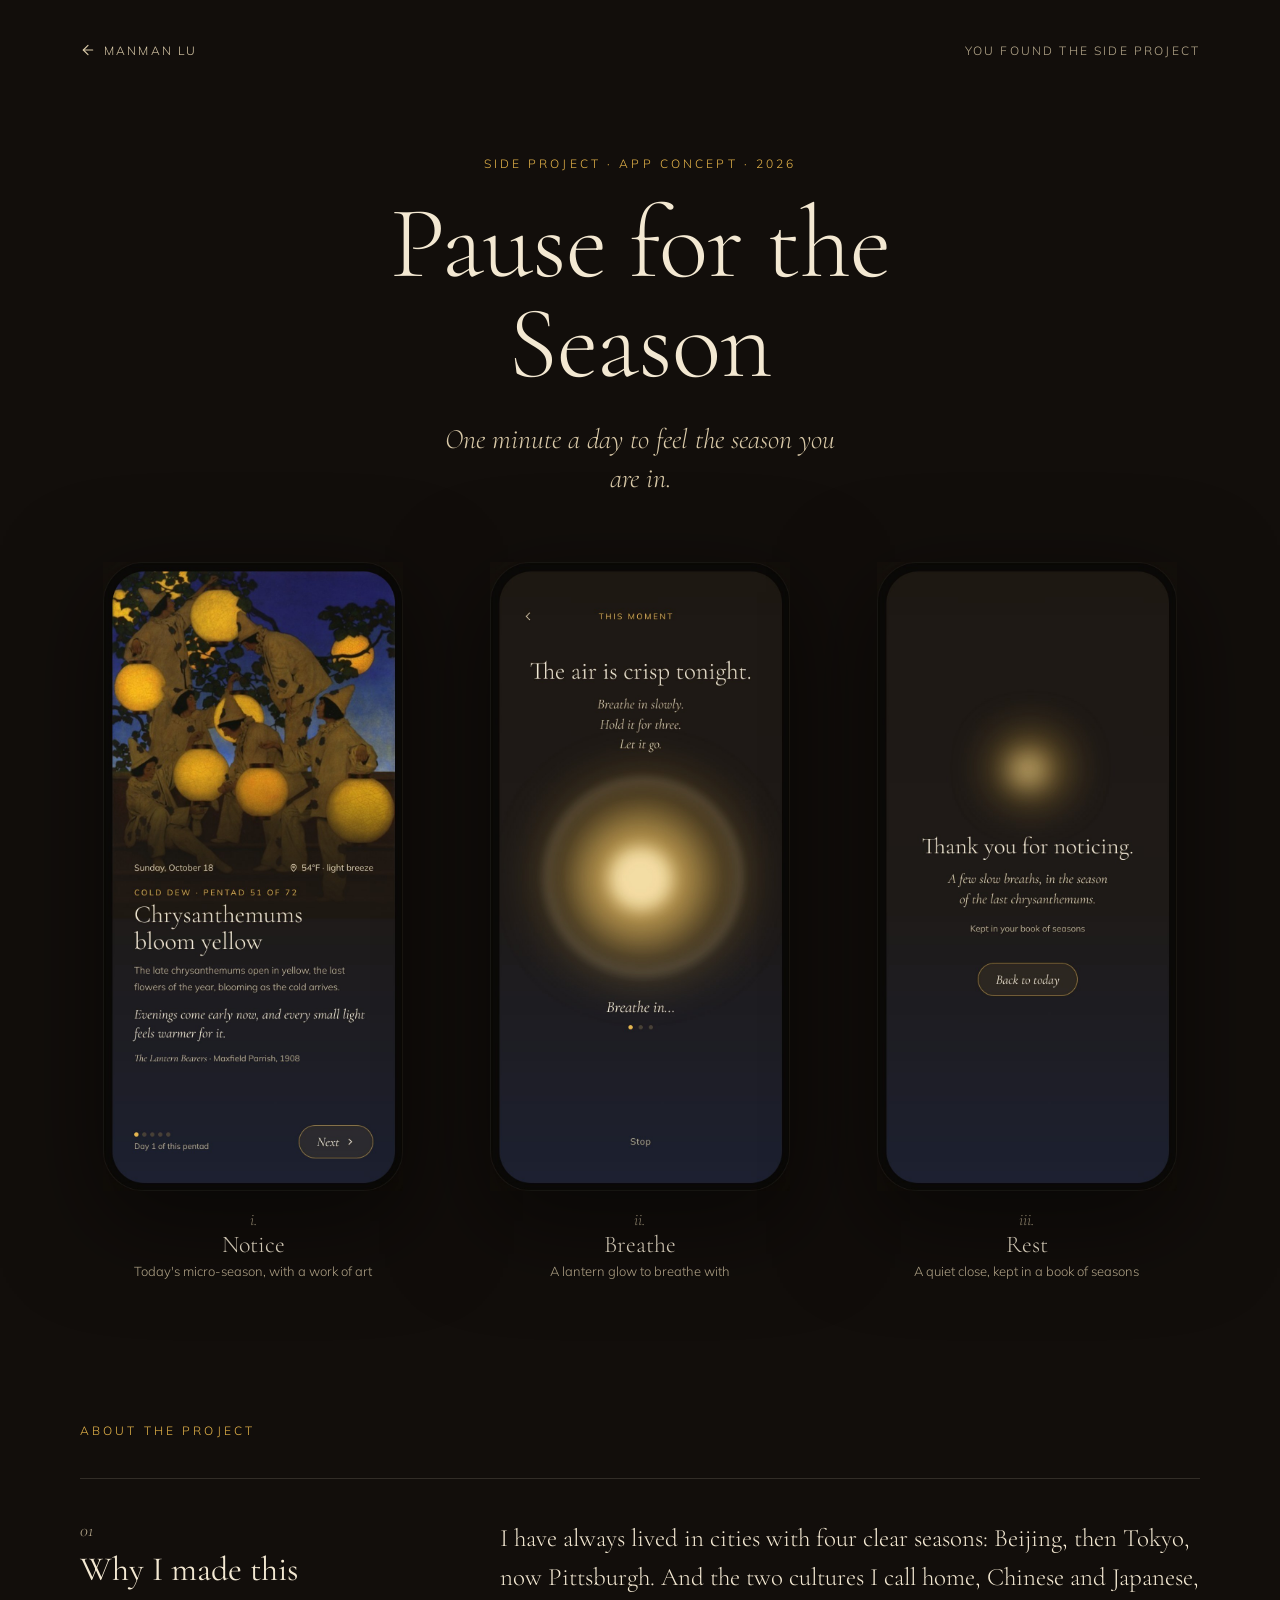
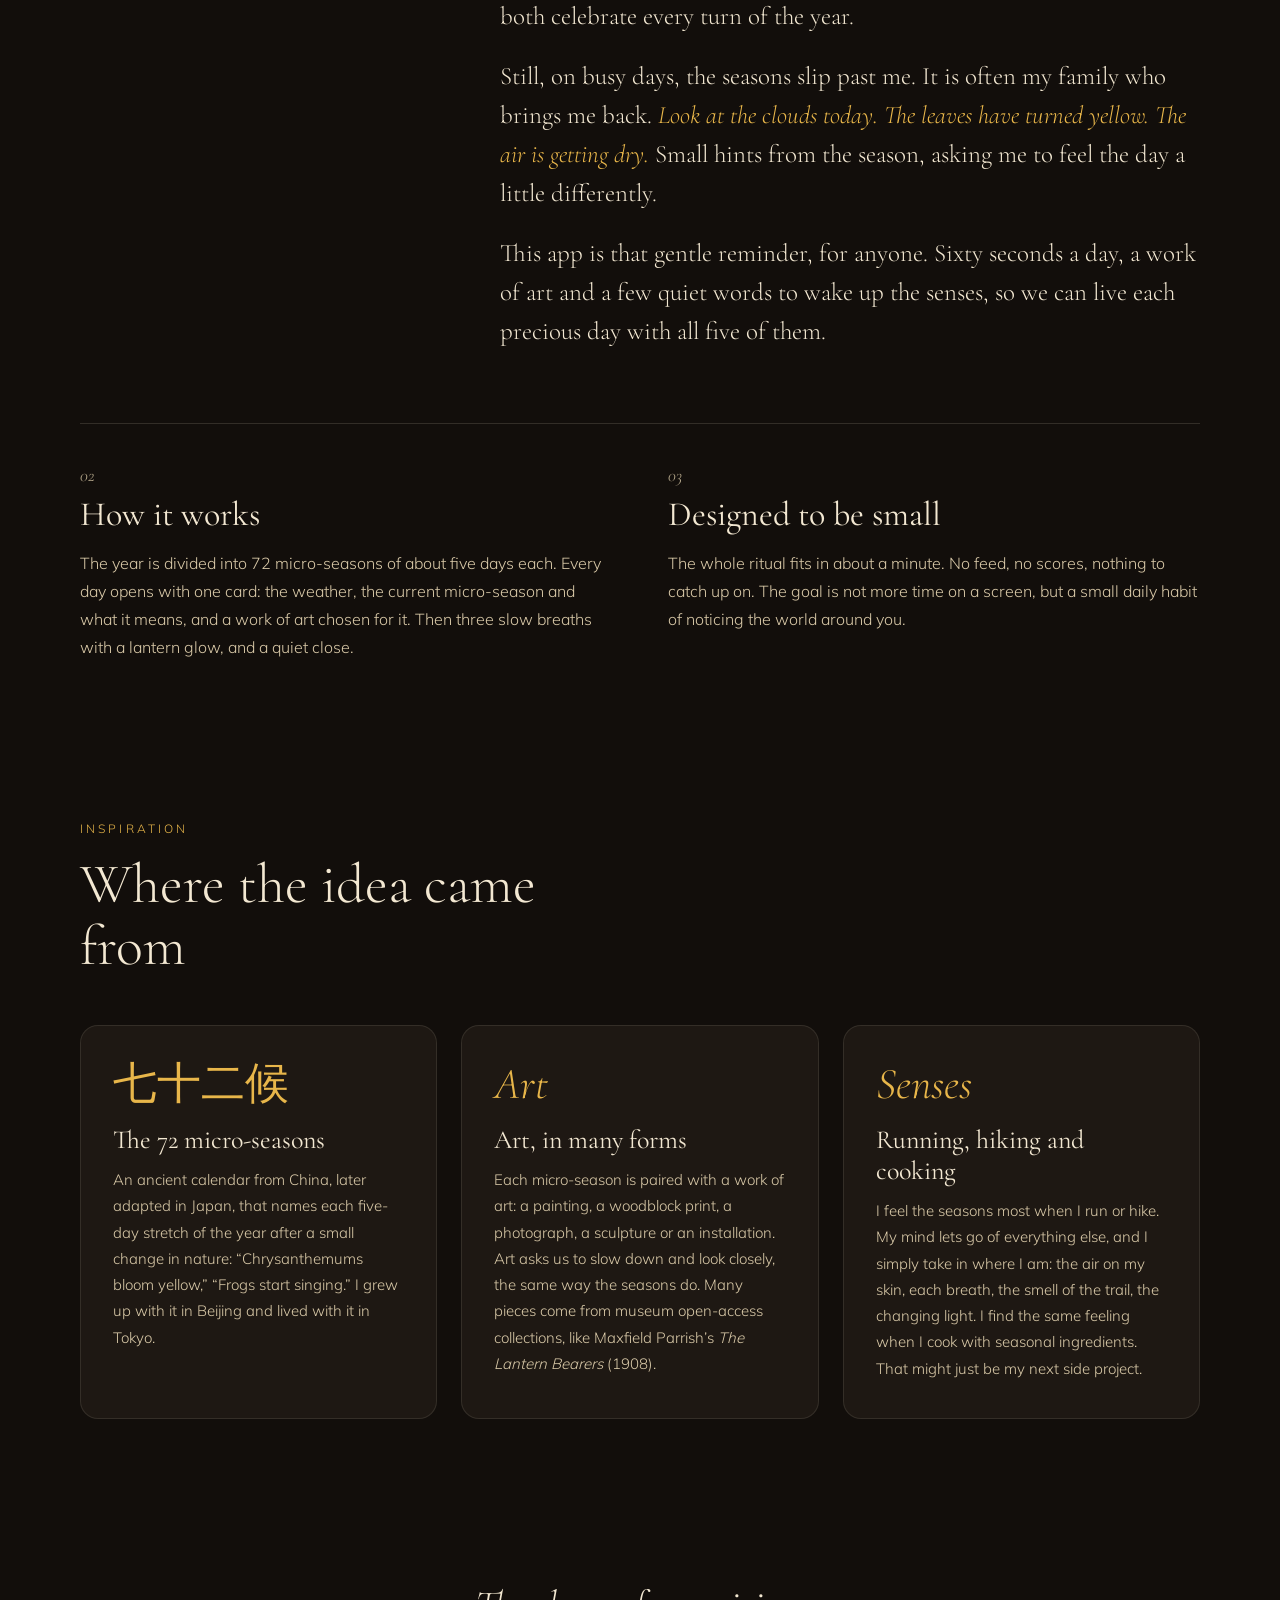
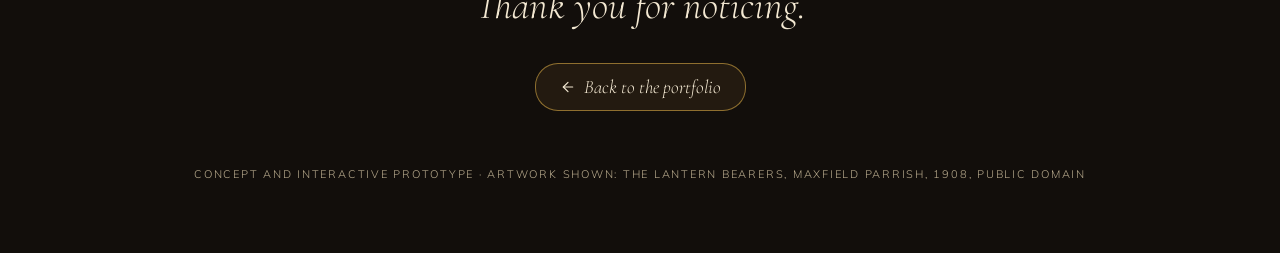
<file: manman-portfolio/pause-for-the-season.html>
<!doctype html>
<html lang="en">
<head>
<meta charset="utf-8">
<meta name="viewport" content="width=device-width, initial-scale=1">
<title>Pause for the Season — Manman Lu</title>
<meta name="description" content="Manman Lu — AI Product Manager. Product thinking, human understanding, AI building.">
<meta property="og:title" content="Pause for the Season — Manman Lu">
<meta property="og:description" content="Manman Lu — AI Product Manager. Product thinking, human understanding, AI building.">
<link rel="stylesheet" href="fonts/fonts.css">
<style>
body{margin:0;background:#120E0B}
a{color:#F3E8D2}a:hover{color:#E8B64A}
</style>
</head>
<body>
<div style="background: #120E0B; color: #F3E8D2; font-family: 'Mulish', 'Avenir Next', sans-serif; font-weight: 300; min-height: 100vh">

<!-- Top bar -->
<header style="max-width: 1120px; margin: 0 auto; padding: 28px 24px; display: flex; flex-wrap: wrap; gap: 12px; justify-content: space-between; align-items: center; font-size: 12px; letter-spacing: 0.18em; text-transform: uppercase; color: #B9AB8E">
<a href="index.html" style="display: inline-flex; align-items: center; min-height: 44px; gap: 8px; text-decoration: none; color: #D9C9A8"><svg aria-hidden="true" style="width: 16px; height: 16px" xmlns="http://www.w3.org/2000/svg" viewBox="0 0 24 24" fill="none" stroke="currentColor" stroke-width="1.75" stroke-linecap="round" stroke-linejoin="round"><path d="m12 19-7-7 7-7"></path><path d="M19 12H5"></path></svg>Manman Lu</a>
<span>You found the side project</span>
</header>

<!-- Hero -->
<section style="max-width: 1120px; margin: 0 auto; padding: 56px 24px 40px; text-align: center">
<p style="margin: 0 0 22px; font-size: 12px; letter-spacing: 0.26em; text-transform: uppercase; color: #E8B64A">Side project · App concept · 2026</p>
<h1 style="margin: 0 auto; max-width: 14ch; font-family: 'Cormorant Garamond', Georgia, serif; font-weight: 300; font-size: clamp(52px, 8vw, 104px); line-height: 0.98; letter-spacing: -0.01em">Pause for the Season</h1>
<p style="margin: 26px auto 0; max-width: 34ch; font-family: 'Cormorant Garamond', Georgia, serif; font-style: italic; font-size: clamp(22px, 2.4vw, 28px); line-height: 1.4; color: #D9C9A8">One minute a day to feel the season you are in.</p>
</section>

<!-- Screens -->
<section aria-label="App screens" style="max-width: 1120px; margin: 0 auto; padding: 24px 24px 24px">
<div style="display: grid; grid-template-columns: repeat(auto-fit, minmax(min(100%, 240px), 1fr)); gap: 40px; align-items: start">
<figure style="margin: 0; display: flex; flex-direction: column; align-items: center; gap: 18px">
<img src="assets/92ee36e37664468faa480cc4212f25e7.jpg" alt="Today's card: the date, local weather, the micro-season 'Chrysanthemums bloom yellow' with its meaning, a line about the evening, and Maxfield Parrish's painting The Lantern Bearers" style="display: block; width: 100%; max-width: 300px; height: auto; filter: drop-shadow(0 30px 50px rgba(0, 0, 0, 0.5))">
<figcaption style="text-align: center"><span style="display: block; font-family: 'Cormorant Garamond', Georgia, serif; font-style: italic; font-size: 17px; color: #B9AB8E">i.</span><span style="display: block; font-family: 'Cormorant Garamond', Georgia, serif; font-size: 24px">Notice</span><span style="display: block; margin-top: 4px; font-size: 13px; color: #B9AB8E">Today's micro-season, with a work of art</span></figcaption>
</figure>
<figure style="margin: 0; display: flex; flex-direction: column; align-items: center; gap: 18px">
<img src="assets/f5825a0f686e30b34e8b72ddf3ffce62.jpg" alt="Breathing screen: a soft lantern glow swells as the guide says Breathe in" style="display: block; width: 100%; max-width: 300px; height: auto; filter: drop-shadow(0 30px 50px rgba(0, 0, 0, 0.5))">
<figcaption style="text-align: center"><span style="display: block; font-family: 'Cormorant Garamond', Georgia, serif; font-style: italic; font-size: 17px; color: #B9AB8E">ii.</span><span style="display: block; font-family: 'Cormorant Garamond', Georgia, serif; font-size: 24px">Breathe</span><span style="display: block; margin-top: 4px; font-size: 13px; color: #B9AB8E">A lantern glow to breathe with</span></figcaption>
</figure>
<figure style="margin: 0; display: flex; flex-direction: column; align-items: center; gap: 18px">
<img src="assets/bba617ccf4190b2785c0bc7039b433aa.jpg" alt="Closing screen: Thank you for noticing, kept in your book of seasons" style="display: block; width: 100%; max-width: 300px; height: auto; filter: drop-shadow(0 30px 50px rgba(0, 0, 0, 0.5))">
<figcaption style="text-align: center"><span style="display: block; font-family: 'Cormorant Garamond', Georgia, serif; font-style: italic; font-size: 17px; color: #B9AB8E">iii.</span><span style="display: block; font-family: 'Cormorant Garamond', Georgia, serif; font-size: 24px">Rest</span><span style="display: block; margin-top: 4px; font-size: 13px; color: #B9AB8E">A quiet close, kept in a book of seasons</span></figcaption>
</figure>
</div>
</section>

<!-- About: three sections -->
<section style="max-width: 1120px; margin: 0 auto; padding: 120px 24px 40px">
<p style="margin: 0 0 40px; font-size: 12px; letter-spacing: 0.26em; text-transform: uppercase; color: #E8B64A">About the project</p>
<article style="border-top: 1px solid rgba(243, 232, 210, 0.14); padding: 40px 0 72px; display: flex; flex-wrap: wrap; gap: 24px 56px">
<div style="flex: 1 1 260px">
<p style="margin: 0 0 10px; font-family: 'Cormorant Garamond', Georgia, serif; font-style: italic; font-size: 18px; color: #B9AB8E">01</p>
<h2 style="margin: 0; font-family: 'Cormorant Garamond', Georgia, serif; font-weight: 400; font-size: 34px; line-height: 1.1">Why I made this</h2>
</div>
<div style="flex: 2 1 520px; min-width: 0; max-width: 700px; font-family: 'Cormorant Garamond', Georgia, serif; font-size: clamp(21px, 2vw, 25px); line-height: 1.55; color: #F3E8D2">
<p style="margin: 0 0 22px">I have always lived in cities with four clear seasons: Beijing, then Tokyo, now Pittsburgh. And the two cultures I call home, Chinese and Japanese, both celebrate every turn of the year.</p>
<p style="margin: 0 0 22px">Still, on busy days, the seasons slip past me. It is often my family who brings me back. <i style="color: #E8B64A">Look at the clouds today. The leaves have turned yellow. The air is getting dry.</i> Small hints from the season, asking me to feel the day a little differently.</p>
<p style="margin: 0">This app is that gentle reminder, for anyone. Sixty seconds a day, a work of art and a few quiet words to wake up the senses, so we can live each precious day with all five of them.</p>
</div>
</article>
<div style="display: grid; grid-template-columns: repeat(auto-fit, minmax(min(100%, 300px), 1fr)); gap: 56px; border-top: 1px solid rgba(243, 232, 210, 0.14); padding-top: 40px">
<article>
<p style="margin: 0 0 10px; font-family: 'Cormorant Garamond', Georgia, serif; font-style: italic; font-size: 18px; color: #B9AB8E">02</p>
<h2 style="margin: 0 0 16px; font-family: 'Cormorant Garamond', Georgia, serif; font-weight: 400; font-size: 34px; line-height: 1.1">How it works</h2>
<p style="margin: 0; font-size: 16px; line-height: 1.75; color: #D9C9A8">The year is divided into 72 micro-seasons of about five days each. Every day opens with one card: the weather, the current micro-season and what it means, and a work of art chosen for it. Then three slow breaths with a lantern glow, and a quiet close.</p>
</article>
<article>
<p style="margin: 0 0 10px; font-family: 'Cormorant Garamond', Georgia, serif; font-style: italic; font-size: 18px; color: #B9AB8E">03</p>
<h2 style="margin: 0 0 16px; font-family: 'Cormorant Garamond', Georgia, serif; font-weight: 400; font-size: 34px; line-height: 1.1">Designed to be small</h2>
<p style="margin: 0; font-size: 16px; line-height: 1.75; color: #D9C9A8">The whole ritual fits in about a minute. No feed, no scores, nothing to catch up on. The goal is not more time on a screen, but a small daily habit of noticing the world around you.</p>
</article>
</div>
</section>

<!-- Inspiration -->
<section style="max-width: 1120px; margin: 0 auto; padding: 120px 24px 40px">
<p style="margin: 0 0 18px; font-size: 12px; letter-spacing: 0.26em; text-transform: uppercase; color: #E8B64A">Inspiration</p>
<h2 style="margin: 0 0 48px; max-width: 20ch; font-family: 'Cormorant Garamond', Georgia, serif; font-weight: 300; font-size: clamp(36px, 4.4vw, 56px); line-height: 1.1">Where the idea came from</h2>
<div style="display: grid; grid-template-columns: repeat(auto-fit, minmax(min(100%, 300px), 1fr)); gap: 24px">
<article style="background: #1E1813; border: 1px solid rgba(243, 232, 210, 0.1); border-radius: 18px; padding: 36px 32px">
<p style="margin: 0 0 18px; font-family: 'Cormorant Garamond', Georgia, serif; font-size: 44px; line-height: 1; color: #E8B64A">七十二候</p>
<h3 style="margin: 0 0 12px; font-family: 'Cormorant Garamond', Georgia, serif; font-weight: 400; font-size: 26px">The 72 micro-seasons</h3>
<p style="margin: 0; font-size: 15px; line-height: 1.75; color: #D9C9A8">An ancient calendar from China, later adapted in Japan, that names each five-day stretch of the year after a small change in nature: “Chrysanthemums bloom yellow,” “Frogs start singing.” I grew up with it in Beijing and lived with it in Tokyo.</p>
</article>
<article style="background: #1E1813; border: 1px solid rgba(243, 232, 210, 0.1); border-radius: 18px; padding: 36px 32px">
<p style="margin: 0 0 18px; font-family: 'Cormorant Garamond', Georgia, serif; font-size: 44px; line-height: 1; font-style: italic; color: #E8B64A">Art</p>
<h3 style="margin: 0 0 12px; font-family: 'Cormorant Garamond', Georgia, serif; font-weight: 400; font-size: 26px">Art, in many forms</h3>
<p style="margin: 0; font-size: 15px; line-height: 1.75; color: #D9C9A8">Each micro-season is paired with a work of art: a painting, a woodblock print, a photograph, a sculpture or an installation. Art asks us to slow down and look closely, the same way the seasons do. Many pieces come from museum open-access collections, like Maxfield Parrish’s <i>The Lantern Bearers</i> (1908).</p>
</article>
<article style="background: #1E1813; border: 1px solid rgba(243, 232, 210, 0.1); border-radius: 18px; padding: 36px 32px">
<p style="margin: 0 0 18px; font-family: 'Cormorant Garamond', Georgia, serif; font-size: 44px; line-height: 1; font-style: italic; color: #E8B64A">Senses</p>
<h3 style="margin: 0 0 12px; font-family: 'Cormorant Garamond', Georgia, serif; font-weight: 400; font-size: 26px">Running, hiking and cooking</h3>
<p style="margin: 0; font-size: 15px; line-height: 1.75; color: #D9C9A8">I feel the seasons most when I run or hike. My mind lets go of everything else, and I simply take in where I am: the air on my skin, each breath, the smell of the trail, the changing light. I find the same feeling when I cook with seasonal ingredients. That might just be my next side project.</p>
</article>
</div>
</section>

<!-- Close -->
<footer style="max-width: 1120px; margin: 0 auto; padding: 120px 24px 72px; text-align: center">
<p style="margin: 0 auto 32px; max-width: 26ch; font-family: 'Cormorant Garamond', Georgia, serif; font-style: italic; font-weight: 300; font-size: clamp(28px, 3.4vw, 40px); line-height: 1.3">Thank you for noticing.</p>
<a href="index.html" style="display: inline-flex; align-items: center; gap: 8px; min-height: 46px; padding: 0 24px; border-radius: 23px; border: 1px solid rgba(232, 182, 74, 0.55); background: rgba(232, 182, 74, 0.08); text-decoration: none; font-family: 'Cormorant Garamond', Georgia, serif; font-style: italic; font-size: 19px"><svg aria-hidden="true" style="width: 16px; height: 16px" xmlns="http://www.w3.org/2000/svg" viewBox="0 0 24 24" fill="none" stroke="currentColor" stroke-width="1.75" stroke-linecap="round" stroke-linejoin="round"><path d="m12 19-7-7 7-7"></path><path d="M19 12H5"></path></svg>Back to the portfolio</a>
<p style="margin: 56px 0 0; font-size: 11px; letter-spacing: 0.16em; text-transform: uppercase; color: #B9AB8E">Concept and interactive prototype · Artwork shown: The Lantern Bearers, Maxfield Parrish, 1908, public domain</p>
</footer>

</div>

</body>
</html>
</file>
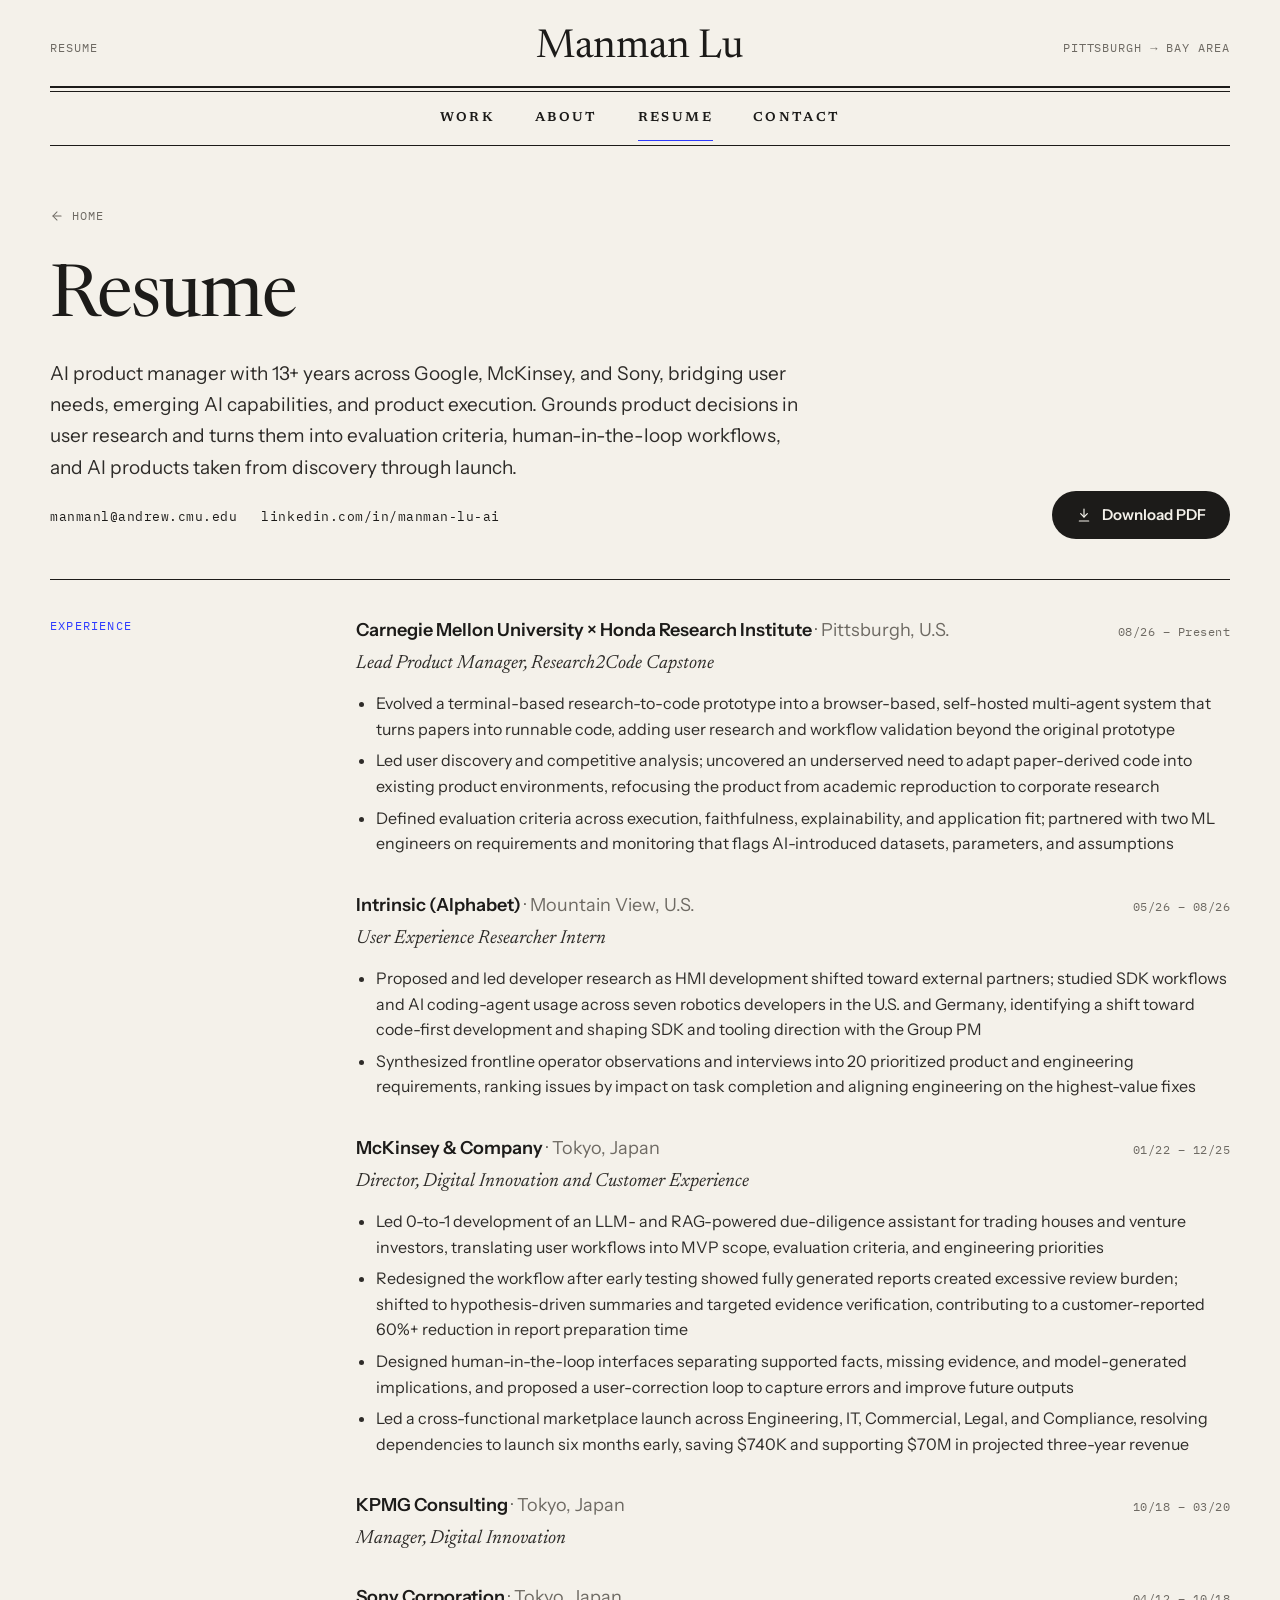
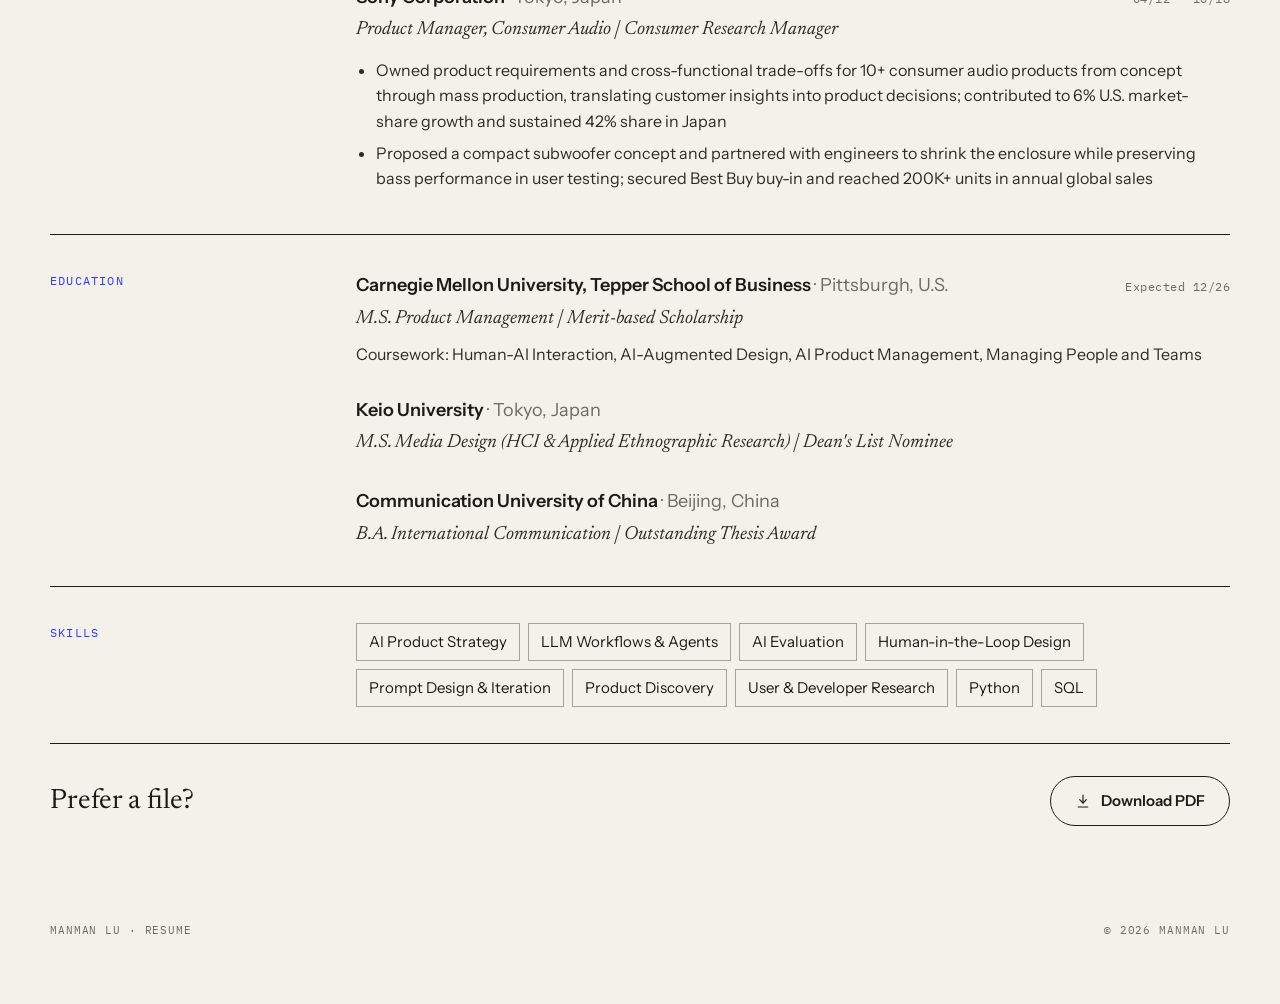
<file: manman-portfolio/resume.html>
<!doctype html>
<html lang="en">
<head>
<meta charset="utf-8">
<meta name="viewport" content="width=device-width, initial-scale=1">
<title>Resume</title>
<meta name="description" content="Manman Lu — AI Product Manager. Product thinking, human understanding, AI building.">
<meta property="og:title" content="Resume">
<meta property="og:description" content="Manman Lu — AI Product Manager. Product thinking, human understanding, AI building.">
<link rel="stylesheet" href="fonts/fonts.css">
<style>
body{margin:0;background:#F4F1EA}
a{color:#1C1B19}a:hover{color:#000000}
</style>
</head>
<body>
<div style="background: #F4F1EA; color: #1C1B19; font-family: 'Instrument Sans', system-ui, sans-serif; font-size: 17px; line-height: 1.6; min-height: 100vh">

<!-- MASTHEAD -->
<header style="max-width: 1180px; margin: 0 auto; padding: 28px 24px 0">
<div style="display: flex; flex-wrap: wrap; gap: 12px; justify-content: space-between; align-items: center; padding-bottom: 18px">
<p style="margin: 0; flex: 1 1 200px; font-family: 'IBM Plex Mono', monospace; font-size: 12px; letter-spacing: 0.08em; text-transform: uppercase; color: #6E6A63">Resume</p>
<a href="index.html" style="flex: 0 0 auto; font-family: 'Newsreader', Georgia, serif; font-size: 40px; line-height: 1; letter-spacing: -0.01em; text-decoration: none; color: #1C1B19">Manman Lu</a>
<p style="margin: 0; flex: 1 1 200px; text-align: right; font-family: 'IBM Plex Mono', monospace; font-size: 12px; letter-spacing: 0.08em; text-transform: uppercase; color: #6E6A63">Pittsburgh → Bay Area</p>
</div>
<div style="border-top: 2px solid #1C1B19; border-bottom: 1px solid #1C1B19; height: 3px"></div>
<nav aria-label="Main" style="display: flex; flex-wrap: wrap; justify-content: center; gap: 4px 40px; padding: 4px 0; border-bottom: 1px solid #1C1B19; font-family: 'Newsreader', Georgia, serif; font-size: 13px; font-weight: 600; letter-spacing: 0.18em; text-transform: uppercase">
<a href="index.html" style="text-decoration: none; display: inline-flex; align-items: center; min-height: 44px">Work</a>
<a href="index.html" style="text-decoration: none; display: inline-flex; align-items: center; min-height: 44px">About</a>
<a href="resume.html" aria-current="page" style="text-decoration: none; display: inline-flex; align-items: center; min-height: 44px; border-bottom: 1.5px solid #2E3BFF">Resume</a>
<a href="index.html" style="text-decoration: none; display: inline-flex; align-items: center; min-height: 44px">Contact</a>
</nav>
</header>

<main style="max-width: 1180px; margin: 0 auto; padding: 48px 24px 96px">
<a href="index.html" style="display: inline-flex; align-items: center; gap: 8px; min-height: 44px; font-family: 'IBM Plex Mono', monospace; font-size: 12px; letter-spacing: 0.08em; text-transform: uppercase; color: #6E6A63; text-decoration: none"><svg aria-hidden="true" style="width: 14px; height: 14px" xmlns="http://www.w3.org/2000/svg" viewBox="0 0 24 24" fill="none" stroke="currentColor" stroke-width="1.75" stroke-linecap="round" stroke-linejoin="round"><path d="M19 12H5"></path><path d="m12 19-7-7 7-7"></path></svg>Home</a>

<div style="display: flex; flex-wrap: wrap; justify-content: space-between; align-items: flex-end; gap: 24px; margin: 24px 0 40px">
<div style="flex: 1 1 520px; min-width: 0">
<h1 style="margin: 0; font-family: 'Newsreader', Georgia, serif; font-weight: 400; font-size: clamp(44px, 6vw, 72px); line-height: 1.05; letter-spacing: -0.02em">Resume</h1>
<p style="margin: 20px 0 0; max-width: 760px; font-size: 19px; line-height: 1.65; color: #2E2C29">AI product manager with 13+ years across Google, McKinsey, and Sony, bridging user needs, emerging AI capabilities, and product execution. Grounds product decisions in user research and turns them into evaluation criteria, human-in-the-loop workflows, and AI products taken from discovery through launch.</p>
<div style="margin-top: 12px; display: flex; flex-wrap: wrap; gap: 0 24px; font-family: 'IBM Plex Mono', monospace; font-size: 13px; letter-spacing: 0.04em"><a href="mailto:manmanl@andrew.cmu.edu" style="text-decoration: none; display: inline-flex; align-items: center; min-height: 44px">manmanl@andrew.cmu.edu</a><a href="https://www.linkedin.com/in/manman-lu-ai/" target="_blank" rel="noopener" style="text-decoration: none; display: inline-flex; align-items: center; min-height: 44px">linkedin.com/in/manman-lu-ai</a></div>
</div>
<a href="assets/Manman_Lu_Resume.pdf" download="Manman_Lu_Resume.pdf" style="flex: none; display: inline-flex; align-items: center; gap: 10px; min-height: 48px; padding: 0 24px; border-radius: 999px; background: #1C1B19; color: #F4F1EA; text-decoration: none; font-weight: 600; font-size: 15px"><svg aria-hidden="true" style="width: 16px; height: 16px" xmlns="http://www.w3.org/2000/svg" viewBox="0 0 24 24" fill="none" stroke="currentColor" stroke-width="1.75" stroke-linecap="round" stroke-linejoin="round"><path d="M12 3v12"></path><path d="m7 10 5 5 5-5"></path><path d="M5 21h14"></path></svg>Download PDF</a>
</div>

<section style="display: flex; flex-wrap: wrap; gap: 12px 48px; padding: 36px 0; border-top: 1px solid #1C1B19">
<h2 style="margin: 0; flex: 1 1 180px; min-width: 0; font-family: 'IBM Plex Mono', monospace; font-weight: 400; font-size: 12px; letter-spacing: 0.1em; text-transform: uppercase; color: #2E3BFF">Experience</h2>
<div style="flex: 4 1 560px; min-width: 0; display: flex; flex-direction: column; gap: 28px"><div>
<div style="display: flex; flex-wrap: wrap; justify-content: space-between; gap: 4px 16px; align-items: baseline">
<p style="margin: 0; font-size: 18px; font-weight: 600">Carnegie Mellon University × Honda Research Institute <span style="font-weight: 400; color: #6E6A63">· Pittsburgh, U.S.</span></p>
<p style="margin: 0; font-family: 'IBM Plex Mono', monospace; font-size: 12px; letter-spacing: 0.04em; color: #6E6A63">08/26 – Present</p>
</div>
<p style="margin: 4px 0 0; font-family: 'Newsreader', Georgia, serif; font-style: italic; font-size: 19px; color: #2E2C29">Lead Product Manager, Research2Code Capstone</p>
<ul style="margin: 12px 0 0; padding-left: 20px; font-size: 16px; line-height: 1.6; color: #2E2C29"><li style="margin: 0 0 6px">Evolved a terminal-based research-to-code prototype into a browser-based, self-hosted multi-agent system that turns papers into runnable code, adding user research and workflow validation beyond the original prototype</li><li style="margin: 0 0 6px">Led user discovery and competitive analysis; uncovered an underserved need to adapt paper-derived code into existing product environments, refocusing the product from academic reproduction to corporate research</li><li style="margin: 0 0 6px">Defined evaluation criteria across execution, faithfulness, explainability, and application fit; partnered with two ML engineers on requirements and monitoring that flags AI-introduced datasets, parameters, and assumptions</li></ul>
</div><div>
<div style="display: flex; flex-wrap: wrap; justify-content: space-between; gap: 4px 16px; align-items: baseline">
<p style="margin: 0; font-size: 18px; font-weight: 600">Intrinsic (Alphabet) <span style="font-weight: 400; color: #6E6A63">· Mountain View, U.S.</span></p>
<p style="margin: 0; font-family: 'IBM Plex Mono', monospace; font-size: 12px; letter-spacing: 0.04em; color: #6E6A63">05/26 – 08/26</p>
</div>
<p style="margin: 4px 0 0; font-family: 'Newsreader', Georgia, serif; font-style: italic; font-size: 19px; color: #2E2C29">User Experience Researcher Intern</p>
<ul style="margin: 12px 0 0; padding-left: 20px; font-size: 16px; line-height: 1.6; color: #2E2C29"><li style="margin: 0 0 6px">Proposed and led developer research as HMI development shifted toward external partners; studied SDK workflows and AI coding-agent usage across seven robotics developers in the U.S. and Germany, identifying a shift toward code-first development and shaping SDK and tooling direction with the Group PM</li><li style="margin: 0 0 6px">Synthesized frontline operator observations and interviews into 20 prioritized product and engineering requirements, ranking issues by impact on task completion and aligning engineering on the highest-value fixes</li></ul>
</div><div>
<div style="display: flex; flex-wrap: wrap; justify-content: space-between; gap: 4px 16px; align-items: baseline">
<p style="margin: 0; font-size: 18px; font-weight: 600">McKinsey &amp; Company <span style="font-weight: 400; color: #6E6A63">· Tokyo, Japan</span></p>
<p style="margin: 0; font-family: 'IBM Plex Mono', monospace; font-size: 12px; letter-spacing: 0.04em; color: #6E6A63">01/22 – 12/25</p>
</div>
<p style="margin: 4px 0 0; font-family: 'Newsreader', Georgia, serif; font-style: italic; font-size: 19px; color: #2E2C29">Director, Digital Innovation and Customer Experience</p>
<ul style="margin: 12px 0 0; padding-left: 20px; font-size: 16px; line-height: 1.6; color: #2E2C29"><li style="margin: 0 0 6px">Led 0-to-1 development of an LLM- and RAG-powered due-diligence assistant for trading houses and venture investors, translating user workflows into MVP scope, evaluation criteria, and engineering priorities</li><li style="margin: 0 0 6px">Redesigned the workflow after early testing showed fully generated reports created excessive review burden; shifted to hypothesis-driven summaries and targeted evidence verification, contributing to a customer-reported 60%+ reduction in report preparation time</li><li style="margin: 0 0 6px">Designed human-in-the-loop interfaces separating supported facts, missing evidence, and model-generated implications, and proposed a user-correction loop to capture errors and improve future outputs</li><li style="margin: 0 0 6px">Led a cross-functional marketplace launch across Engineering, IT, Commercial, Legal, and Compliance, resolving dependencies to launch six months early, saving $740K and supporting $70M in projected three-year revenue</li></ul>
</div><div>
<div style="display: flex; flex-wrap: wrap; justify-content: space-between; gap: 4px 16px; align-items: baseline">
<p style="margin: 0; font-size: 18px; font-weight: 600">KPMG Consulting <span style="font-weight: 400; color: #6E6A63">· Tokyo, Japan</span></p>
<p style="margin: 0; font-family: 'IBM Plex Mono', monospace; font-size: 12px; letter-spacing: 0.04em; color: #6E6A63">10/18 – 03/20</p>
</div>
<p style="margin: 4px 0 0; font-family: 'Newsreader', Georgia, serif; font-style: italic; font-size: 19px; color: #2E2C29">Manager, Digital Innovation</p>

</div><div>
<div style="display: flex; flex-wrap: wrap; justify-content: space-between; gap: 4px 16px; align-items: baseline">
<p style="margin: 0; font-size: 18px; font-weight: 600">Sony Corporation <span style="font-weight: 400; color: #6E6A63">· Tokyo, Japan</span></p>
<p style="margin: 0; font-family: 'IBM Plex Mono', monospace; font-size: 12px; letter-spacing: 0.04em; color: #6E6A63">04/12 – 10/18</p>
</div>
<p style="margin: 4px 0 0; font-family: 'Newsreader', Georgia, serif; font-style: italic; font-size: 19px; color: #2E2C29">Product Manager, Consumer Audio | Consumer Research Manager</p>
<ul style="margin: 12px 0 0; padding-left: 20px; font-size: 16px; line-height: 1.6; color: #2E2C29"><li style="margin: 0 0 6px">Owned product requirements and cross-functional trade-offs for 10+ consumer audio products from concept through mass production, translating customer insights into product decisions; contributed to 6% U.S. market-share growth and sustained 42% share in Japan</li><li style="margin: 0 0 6px">Proposed a compact subwoofer concept and partnered with engineers to shrink the enclosure while preserving bass performance in user testing; secured Best Buy buy-in and reached 200K+ units in annual global sales</li></ul>
</div></div>
</section>
<section style="display: flex; flex-wrap: wrap; gap: 12px 48px; padding: 36px 0; border-top: 1px solid #1C1B19">
<h2 style="margin: 0; flex: 1 1 180px; min-width: 0; font-family: 'IBM Plex Mono', monospace; font-weight: 400; font-size: 12px; letter-spacing: 0.1em; text-transform: uppercase; color: #2E3BFF">Education</h2>
<div style="flex: 4 1 560px; min-width: 0; display: flex; flex-direction: column; gap: 28px"><div>
<div style="display: flex; flex-wrap: wrap; justify-content: space-between; gap: 4px 16px; align-items: baseline">
<p style="margin: 0; font-size: 18px; font-weight: 600">Carnegie Mellon University, Tepper School of Business <span style="font-weight: 400; color: #6E6A63">· Pittsburgh, U.S.</span></p>
<p style="margin: 0; font-family: 'IBM Plex Mono', monospace; font-size: 12px; letter-spacing: 0.04em; color: #6E6A63">Expected 12/26</p>
</div>
<p style="margin: 4px 0 0; font-family: 'Newsreader', Georgia, serif; font-style: italic; font-size: 19px; color: #2E2C29">M.S. Product Management | Merit-based Scholarship</p>
<p style="margin: 8px 0 0; font-size: 16px; line-height: 1.6; color: #2E2C29">Coursework: Human-AI Interaction, AI-Augmented Design, AI Product Management, Managing People and Teams</p>
</div><div>
<div style="display: flex; flex-wrap: wrap; justify-content: space-between; gap: 4px 16px; align-items: baseline">
<p style="margin: 0; font-size: 18px; font-weight: 600">Keio University <span style="font-weight: 400; color: #6E6A63">· Tokyo, Japan</span></p>
<p style="margin: 0; font-family: 'IBM Plex Mono', monospace; font-size: 12px; letter-spacing: 0.04em; color: #6E6A63"></p>
</div>
<p style="margin: 4px 0 0; font-family: 'Newsreader', Georgia, serif; font-style: italic; font-size: 19px; color: #2E2C29">M.S. Media Design (HCI &amp; Applied Ethnographic Research) | Dean&#x27;s List Nominee</p>

</div><div>
<div style="display: flex; flex-wrap: wrap; justify-content: space-between; gap: 4px 16px; align-items: baseline">
<p style="margin: 0; font-size: 18px; font-weight: 600">Communication University of China <span style="font-weight: 400; color: #6E6A63">· Beijing, China</span></p>
<p style="margin: 0; font-family: 'IBM Plex Mono', monospace; font-size: 12px; letter-spacing: 0.04em; color: #6E6A63"></p>
</div>
<p style="margin: 4px 0 0; font-family: 'Newsreader', Georgia, serif; font-style: italic; font-size: 19px; color: #2E2C29">B.A. International Communication | Outstanding Thesis Award</p>

</div></div>
</section>
<section style="display: flex; flex-wrap: wrap; gap: 12px 48px; padding: 36px 0; border-top: 1px solid #1C1B19">
<h2 style="margin: 0; flex: 1 1 180px; min-width: 0; font-family: 'IBM Plex Mono', monospace; font-weight: 400; font-size: 12px; letter-spacing: 0.1em; text-transform: uppercase; color: #2E3BFF">Skills</h2>
<div style="flex: 4 1 560px; min-width: 0; display: flex; flex-direction: column; gap: 28px"><div style="display: flex; flex-wrap: wrap; gap: 8px"><span style="border: 1px solid #A8A39A; padding: 6px 12px; font-size: 15px">AI Product Strategy</span><span style="border: 1px solid #A8A39A; padding: 6px 12px; font-size: 15px">LLM Workflows &amp; Agents</span><span style="border: 1px solid #A8A39A; padding: 6px 12px; font-size: 15px">AI Evaluation</span><span style="border: 1px solid #A8A39A; padding: 6px 12px; font-size: 15px">Human-in-the-Loop Design</span><span style="border: 1px solid #A8A39A; padding: 6px 12px; font-size: 15px">Prompt Design &amp; Iteration</span><span style="border: 1px solid #A8A39A; padding: 6px 12px; font-size: 15px">Product Discovery</span><span style="border: 1px solid #A8A39A; padding: 6px 12px; font-size: 15px">User &amp; Developer Research</span><span style="border: 1px solid #A8A39A; padding: 6px 12px; font-size: 15px">Python</span><span style="border: 1px solid #A8A39A; padding: 6px 12px; font-size: 15px">SQL</span></div></div>
</section>

<div style="border-top: 1px solid #1C1B19; padding-top: 32px; display: flex; flex-wrap: wrap; justify-content: space-between; align-items: center; gap: 16px">
<p style="margin: 0; font-family: 'Newsreader', Georgia, serif; font-size: 28px">Prefer a file?</p>
<a href="assets/Manman_Lu_Resume.pdf" download="Manman_Lu_Resume.pdf" style="display: inline-flex; align-items: center; gap: 10px; min-height: 48px; padding: 0 24px; border-radius: 999px; border: 1.5px solid #1C1B19; text-decoration: none; font-weight: 600; font-size: 15px"><svg aria-hidden="true" style="width: 16px; height: 16px" xmlns="http://www.w3.org/2000/svg" viewBox="0 0 24 24" fill="none" stroke="currentColor" stroke-width="1.75" stroke-linecap="round" stroke-linejoin="round"><path d="M12 3v12"></path><path d="m7 10 5 5 5-5"></path><path d="M5 21h14"></path></svg>Download PDF</a>
</div>
</main>

<footer style="max-width: 1180px; margin: 0 auto; padding: 0 24px 64px">
<div style="display: flex; flex-wrap: wrap; justify-content: space-between; gap: 12px; font-family: 'IBM Plex Mono', monospace; font-size: 11px; letter-spacing: 0.08em; text-transform: uppercase; color: #6E6A63"><span>Manman Lu · Resume</span><span>© 2026 Manman Lu</span></div>
</footer>
</div>

</body>
</html>
</file>
<file: manman-portfolio/fonts/fonts.css>
@font-face{font-family:'Newsreader';font-style:normal;font-weight:200 800;font-display:swap;src:url('newsreader-latin-opsz-normal.woff2') format('woff2')}
@font-face{font-family:'Newsreader';font-style:italic;font-weight:200 800;font-display:swap;src:url('newsreader-latin-opsz-italic.woff2') format('woff2')}
@font-face{font-family:'Instrument Sans';font-style:normal;font-weight:400 700;font-display:swap;src:url('instrument-sans-latin-wght-normal.woff2') format('woff2')}
@font-face{font-family:'Instrument Sans';font-style:italic;font-weight:400 700;font-display:swap;src:url('instrument-sans-latin-wght-italic.woff2') format('woff2')}
@font-face{font-family:'IBM Plex Mono';font-style:normal;font-weight:400;font-display:swap;src:url('ibm-plex-mono-latin-400-normal.woff2') format('woff2')}
@font-face{font-family:'IBM Plex Mono';font-style:normal;font-weight:500;font-display:swap;src:url('ibm-plex-mono-latin-500-normal.woff2') format('woff2')}
@font-face{font-family:'Silkscreen';font-style:normal;font-weight:400;font-display:swap;src:url('silkscreen-latin-400-normal.woff2') format('woff2')}
@font-face{font-family:'Cormorant Garamond';font-style:normal;font-weight:300 700;font-display:swap;src:url('cormorant-garamond-latin-wght-normal.woff2') format('woff2')}
@font-face{font-family:'Cormorant Garamond';font-style:italic;font-weight:300 700;font-display:swap;src:url('cormorant-garamond-latin-wght-italic.woff2') format('woff2')}
@font-face{font-family:'Mulish';font-style:normal;font-weight:200 900;font-display:swap;src:url('mulish-latin-wght-normal.woff2') format('woff2')}
</file>
